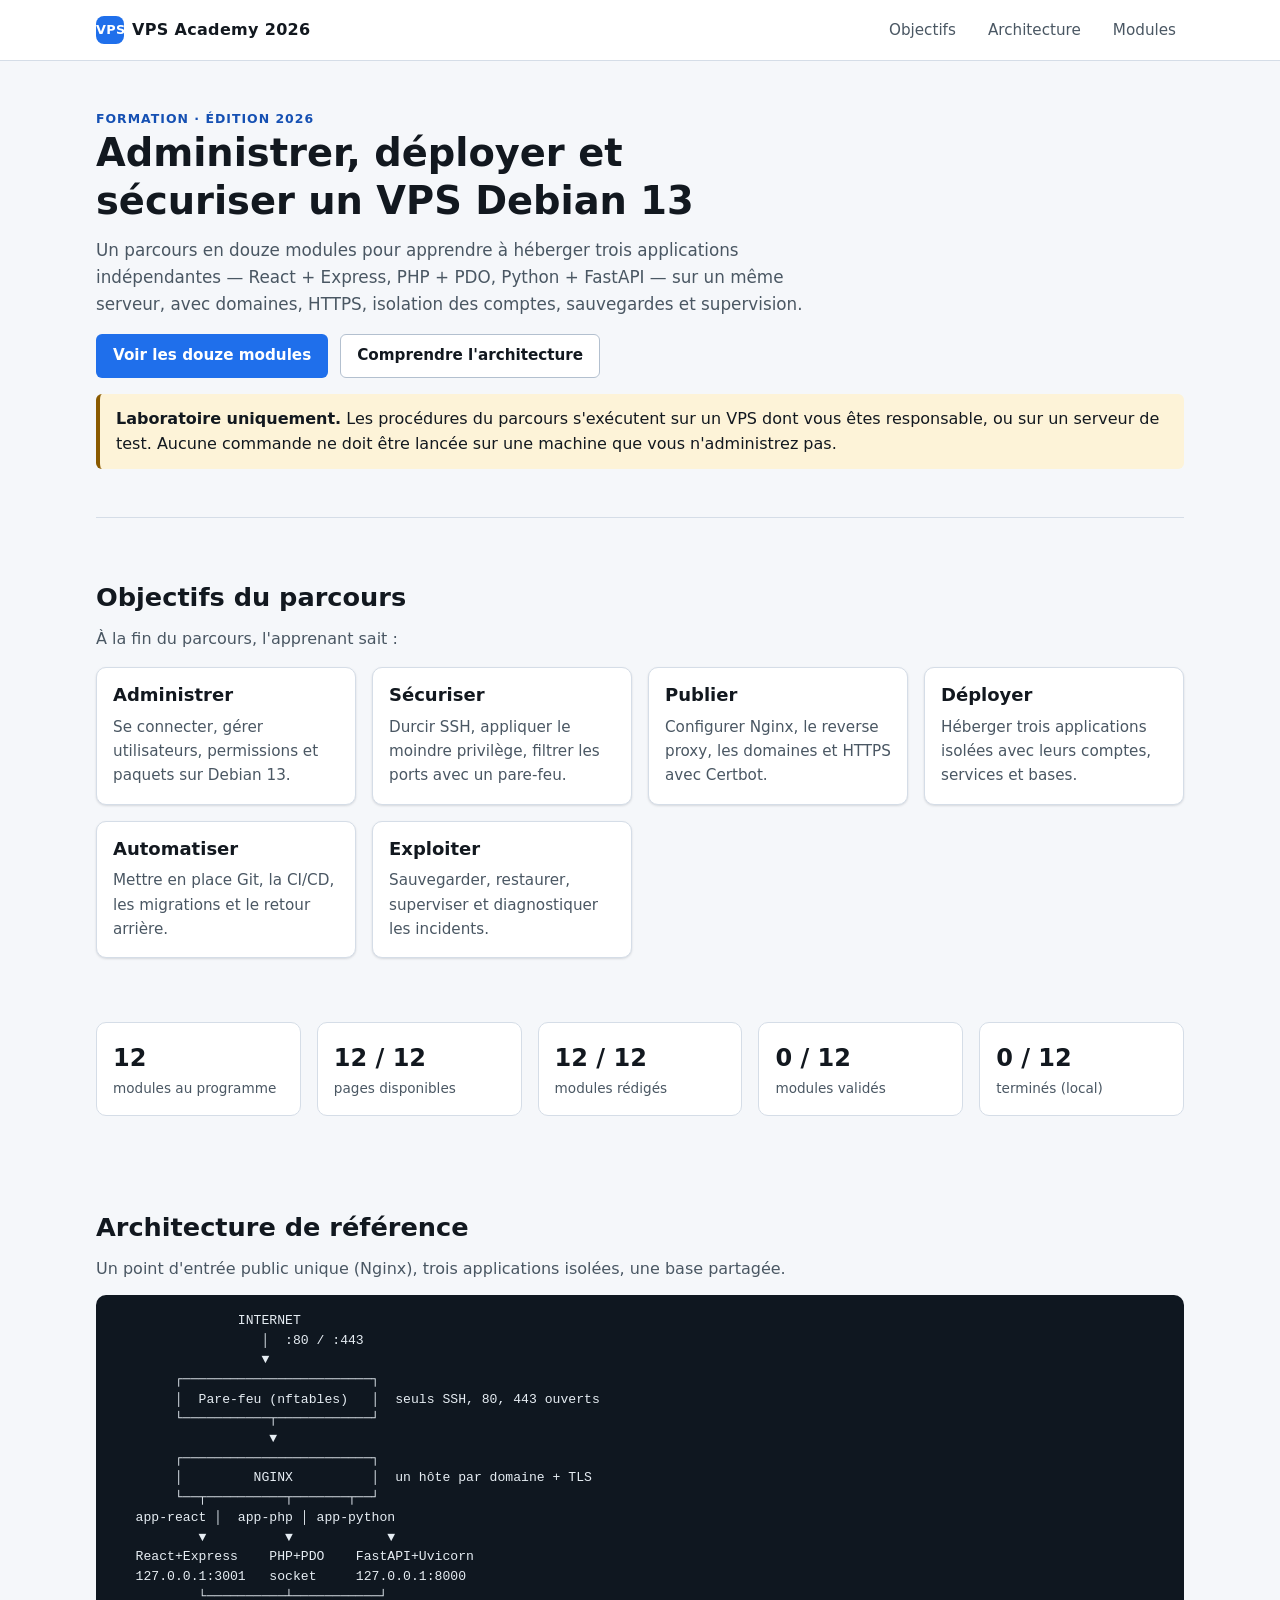
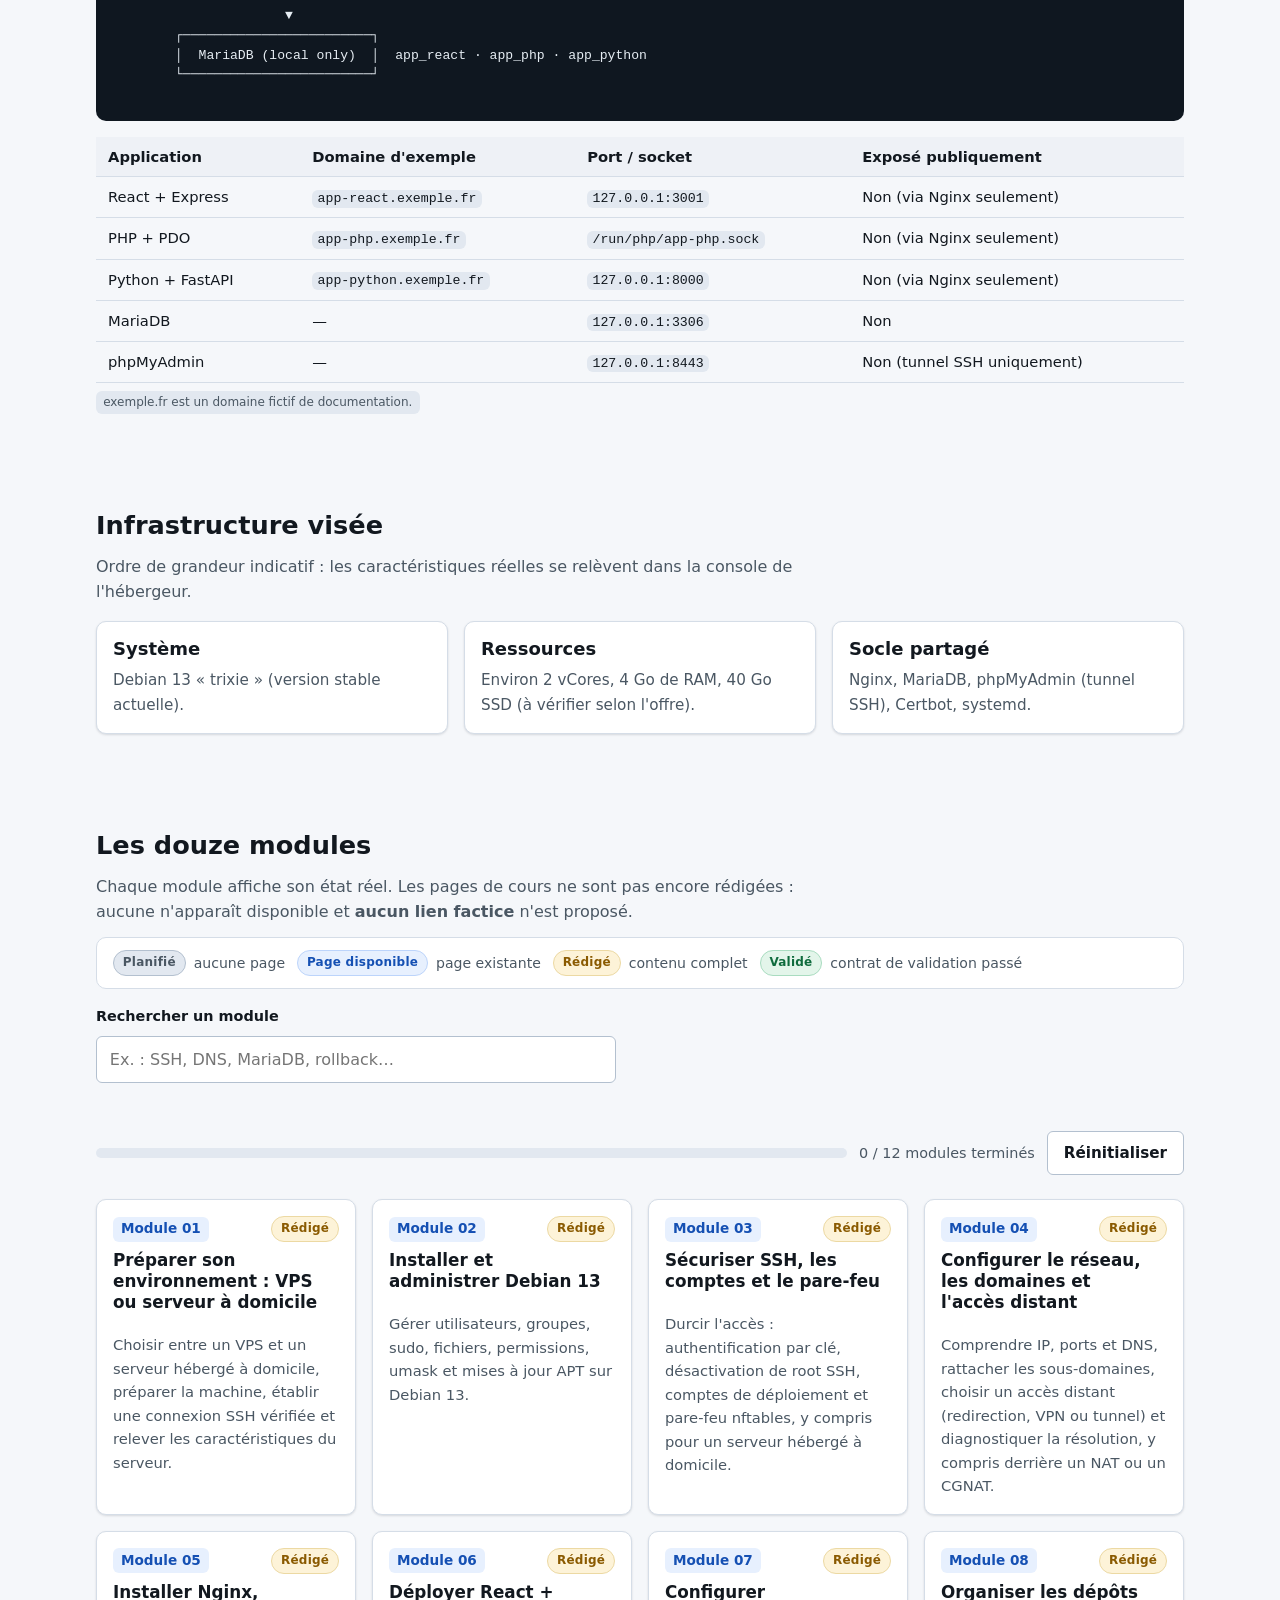
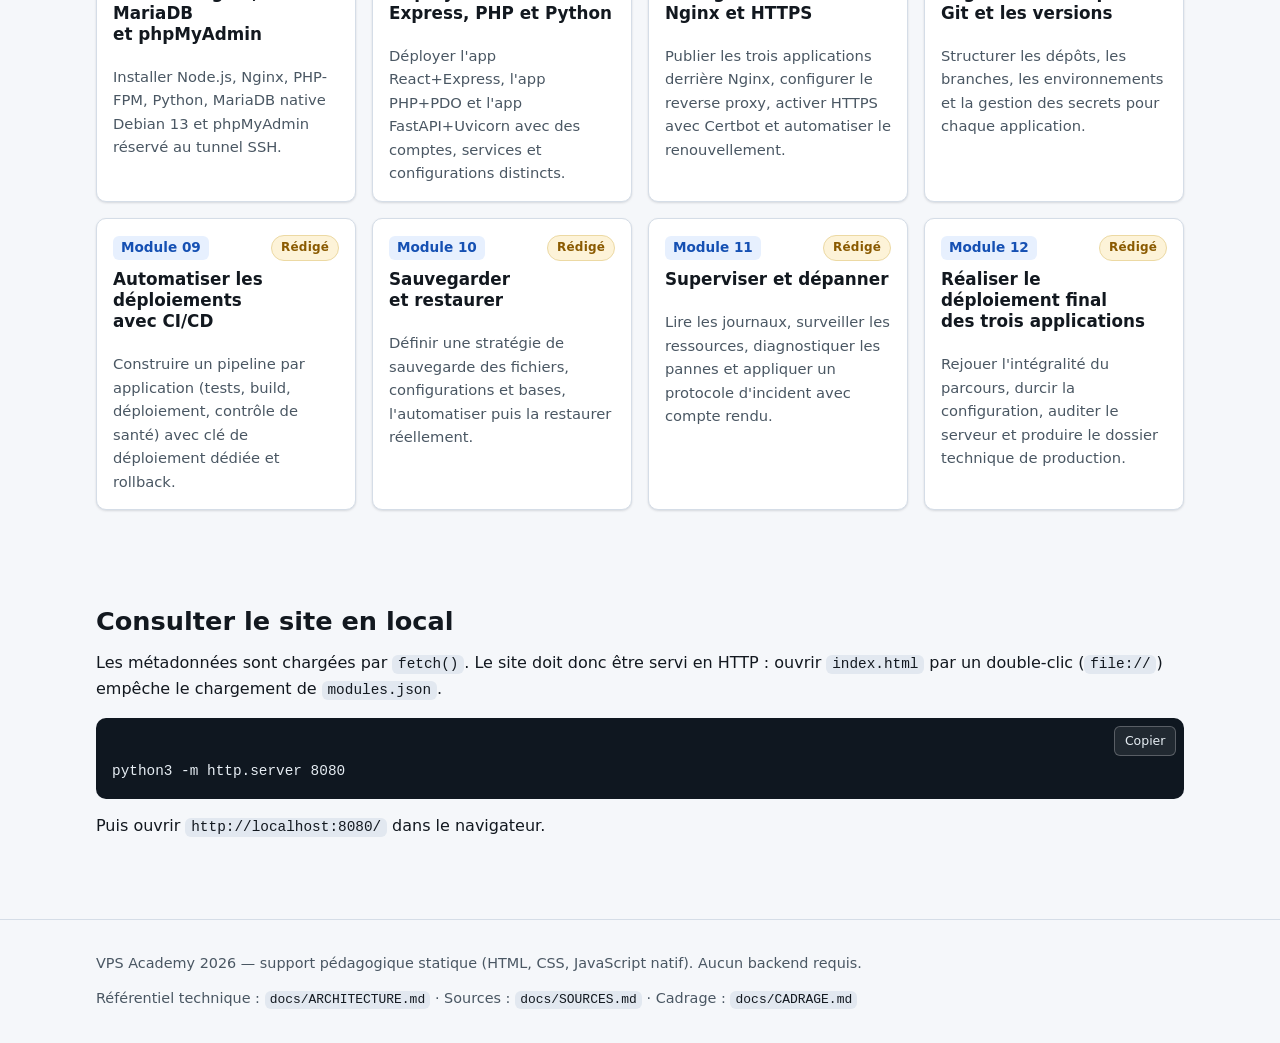
<file: index.html>
<!doctype html>
<html lang="fr" data-base=".">
<head>
  <meta charset="utf-8">
  <meta name="viewport" content="width=device-width, initial-scale=1">
  <meta name="description" content="VPS Academy 2026 — apprendre à administrer un VPS Debian 13, déployer trois applications (React + Express, PHP, FastAPI) et les sécuriser.">
  <meta name="color-scheme" content="light">
  <title>VPS Academy 2026 — Parcours en 12 modules</title>
  <link rel="icon" href="data:image/svg+xml,%3Csvg xmlns='http://www.w3.org/2000/svg' viewBox='0 0 32 32'%3E%3Crect width='32' height='32' rx='7' fill='%231f6feb'/%3E%3Ctext x='16' y='22' font-family='system-ui,sans-serif' font-size='13' font-weight='700' fill='white' text-anchor='middle'%3EV%3C/text%3E%3C/svg%3E">
  <link rel="stylesheet" href="assets/css/main.css">
  <link rel="stylesheet" href="assets/css/layout.css">
  <link rel="stylesheet" href="assets/css/components.css">
</head>
<body>
  <a class="skip-link" href="#contenu">Aller au contenu</a>

  <header class="site-header">
    <div class="wrap site-header__inner">
      <a class="brand" href="index.html">
        <span class="brand__mark" aria-hidden="true">VPS</span>
        VPS Academy&nbsp;2026
      </a>
      <nav class="header-nav" aria-label="Navigation principale">
        <a href="#objectifs" data-page="objectifs">Objectifs</a>
        <a href="#architecture" data-page="architecture">Architecture</a>
        <a href="#modules" data-page="modules">Modules</a>
      </nav>
    </div>
  </header>

  <main id="contenu" class="wrap">

    <!-- Bandeau ------------------------------------------------------------ -->
    <section class="hero" aria-labelledby="titre">
      <p class="eyebrow">Formation · édition 2026</p>
      <h1 id="titre">Administrer, déployer et sécuriser un VPS Debian&nbsp;13</h1>
      <p class="lead">
        Un parcours en douze modules pour apprendre à héberger trois applications
        indépendantes — React + Express, PHP + PDO, Python + FastAPI — sur un même
        serveur, avec domaines, HTTPS, isolation des comptes, sauvegardes et supervision.
      </p>
      <div class="toolbar">
        <a class="btn" href="#modules">Voir les douze modules</a>
        <a class="btn secondary" href="#architecture">Comprendre l'architecture</a>
      </div>
      <div class="callout callout--warn">
        <strong>Laboratoire uniquement.</strong> Les procédures du parcours s'exécutent sur
        un VPS dont vous êtes responsable, ou sur un serveur de test. Aucune commande ne doit
        être lancée sur une machine que vous n'administrez pas.
      </div>
    </section>

    <!-- Objectifs ---------------------------------------------------------- -->
    <section class="section" id="objectifs" aria-labelledby="objectifs-titre">
      <div class="section__head">
        <h2 id="objectifs-titre">Objectifs du parcours</h2>
        <p>À la fin du parcours, l'apprenant sait :</p>
      </div>
      <ul class="grid grid--3" style="margin-top:1rem">
        <li class="card"><h3>Administrer</h3><p>Se connecter, gérer utilisateurs, permissions et paquets sur Debian 13.</p></li>
        <li class="card"><h3>Sécuriser</h3><p>Durcir SSH, appliquer le moindre privilège, filtrer les ports avec un pare-feu.</p></li>
        <li class="card"><h3>Publier</h3><p>Configurer Nginx, le reverse proxy, les domaines et HTTPS avec Certbot.</p></li>
        <li class="card"><h3>Déployer</h3><p>Héberger trois applications isolées avec leurs comptes, services et bases.</p></li>
        <li class="card"><h3>Automatiser</h3><p>Mettre en place Git, la CI/CD, les migrations et le retour arrière.</p></li>
        <li class="card"><h3>Exploiter</h3><p>Sauvegarder, restaurer, superviser et diagnostiquer les incidents.</p></li>
      </ul>
    </section>

    <!-- Statistiques ------------------------------------------------------- -->
    <section class="section" aria-label="État du parcours">
      <div class="stats" id="stats">
        <div class="stat"><div class="stat__value">12</div><div class="stat__label">modules au programme</div></div>
        <div class="stat"><div class="stat__value">0 / 12</div><div class="stat__label">pages disponibles</div></div>
        <div class="stat"><div class="stat__value">0 / 12</div><div class="stat__label">modules rédigés</div></div>
        <div class="stat"><div class="stat__value">0 / 12</div><div class="stat__label">modules validés</div></div>
        <div class="stat"><div class="stat__value">0 / 12</div><div class="stat__label">terminés (local)</div></div>
      </div>
      <p class="state-message" id="stats-fallback" hidden>
        Les statistiques s'affichent après chargement des métadonnées des modules.
      </p>
    </section>

    <!-- Architecture ------------------------------------------------------- -->
    <section class="section" id="architecture" aria-labelledby="archi-titre">
      <div class="section__head">
        <h2 id="archi-titre">Architecture de référence</h2>
        <p>Un point d'entrée public unique (Nginx), trois applications isolées, une base partagée.</p>
      </div>

      <pre class="diagram" aria-label="Schéma de l'architecture">
                INTERNET
                   │  :80 / :443
                   ▼
        ┌────────────────────────┐
        │  Pare-feu (nftables)   │  seuls SSH, 80, 443 ouverts
        └───────────┬────────────┘
                    ▼
        ┌────────────────────────┐
        │         NGINX          │  un hôte par domaine + TLS
        └──┬──────────┬───────┬──┘
   app-react │  app-php │ app-python
           ▼          ▼            ▼
   React+Express    PHP+PDO    FastAPI+Uvicorn
   127.0.0.1:3001   socket     127.0.0.1:8000
           └──────────┴───────────┘
                      ▼
        ┌────────────────────────┐
        │  MariaDB (local only)  │  app_react · app_php · app_python
        └────────────────────────┘
      </pre>

      <div class="table-wrap">
        <table>
          <caption class="visually-hidden">Domaines, ports et exposition des applications</caption>
          <thead>
            <tr><th scope="col">Application</th><th scope="col">Domaine d'exemple</th><th scope="col">Port / socket</th><th scope="col">Exposé publiquement</th></tr>
          </thead>
          <tbody>
            <tr><td>React + Express</td><td><code>app-react.exemple.fr</code></td><td><code>127.0.0.1:3001</code></td><td>Non (via Nginx seulement)</td></tr>
            <tr><td>PHP + PDO</td><td><code>app-php.exemple.fr</code></td><td><code>/run/php/app-php.sock</code></td><td>Non (via Nginx seulement)</td></tr>
            <tr><td>Python + FastAPI</td><td><code>app-python.exemple.fr</code></td><td><code>127.0.0.1:8000</code></td><td>Non (via Nginx seulement)</td></tr>
            <tr><td>MariaDB</td><td>—</td><td><code>127.0.0.1:3306</code></td><td>Non</td></tr>
            <tr><td>phpMyAdmin</td><td>—</td><td><code>127.0.0.1:8443</code></td><td>Non (tunnel SSH uniquement)</td></tr>
          </tbody>
        </table>
      </div>
      <p class="tag" style="margin-top:.5rem">exemple.fr est un domaine fictif de documentation.</p>
    </section>

    <!-- VPS ---------------------------------------------------------------- -->
    <section class="section" aria-labelledby="vps-titre">
      <div class="section__head">
        <h2 id="vps-titre">Infrastructure visée</h2>
        <p>Ordre de grandeur indicatif : les caractéristiques réelles se relèvent dans la console de l'hébergeur.</p>
      </div>
      <ul class="grid grid--3" style="margin-top:1rem">
        <li class="card"><h3>Système</h3><p>Debian 13 « trixie » (version stable actuelle).</p></li>
        <li class="card"><h3>Ressources</h3><p>Environ 2 vCores, 4 Go de RAM, 40 Go SSD (à vérifier selon l'offre).</p></li>
        <li class="card"><h3>Socle partagé</h3><p>Nginx, MariaDB, phpMyAdmin (tunnel SSH), Certbot, systemd.</p></li>
      </ul>
    </section>

    <!-- Modules ------------------------------------------------------------ -->
    <section class="section" id="modules" aria-labelledby="modules-titre">
      <div class="section__head">
        <h2 id="modules-titre">Les douze modules</h2>
        <p>
          Chaque module affiche son état réel. Les pages de cours ne sont pas encore rédigées :
          aucune n'apparaît disponible et <strong>aucun lien factice</strong> n'est proposé.
        </p>
      </div>

      <div class="status-legend" aria-label="Légende des états de module">
        <span class="status-legend__item"><span class="badge badge--planned">Planifié</span> aucune page</span>
        <span class="status-legend__item"><span class="badge badge--published">Page disponible</span> page existante</span>
        <span class="status-legend__item"><span class="badge badge--drafted">Rédigé</span> contenu complet</span>
        <span class="status-legend__item"><span class="badge badge--validated">Validé</span> contrat de validation passé</span>
      </div>

      <div class="search-box" style="margin-top:1rem">
        <label for="module-search">Rechercher un module</label>
        <input class="search" id="module-search" type="search" placeholder="Ex. : SSH, DNS, MariaDB, rollback…" autocomplete="off" aria-describedby="search-status">
        <span class="search-status" id="search-status" role="status" aria-live="polite"></span>
      </div>

      <div class="progress" style="margin-top:1.5rem">
        <div class="progress__track">
          <div class="progress__bar" id="progress-bar-fill" role="progressbar" aria-label="Progression locale" aria-valuemin="0" aria-valuemax="100" aria-valuenow="0"></div>
        </div>
        <span class="progress__label" id="progress-label">0 / 12 modules terminés</span>
        <button class="btn secondary" type="button" id="progress-reset">Réinitialiser</button>
      </div>

      <div class="grid" id="module-grid" aria-live="polite">
        <p class="state-message">
          Chargement du plan des modules… Si ce message persiste, le site est probablement
          ouvert via <code>file://</code> : servez-le en HTTP (voir « Consulter le site en local »).
        </p>
      </div>
      <noscript>
        <p class="state-message">JavaScript est désactivé : le plan des modules ne peut pas être chargé.</p>
      </noscript>
    </section>

    <!-- Note d'exécution locale -------------------------------------------- -->
    <section class="section" aria-labelledby="run-titre">
      <h2 id="run-titre">Consulter le site en local</h2>
      <p>
        Les métadonnées sont chargées par <code>fetch()</code>. Le site doit donc être servi en
        HTTP : ouvrir <code>index.html</code> par un double-clic (<code>file://</code>) empêche le
        chargement de <code>modules.json</code>.
      </p>
      <div class="code-block">
        <button class="code-block__copy" type="button" data-copy="cmd-serve">Copier</button>
        <pre id="cmd-serve">python3 -m http.server 8080</pre>
      </div>
      <p>Puis ouvrir <code>http://localhost:8080/</code> dans le navigateur.</p>
    </section>
  </main>

  <footer class="site-footer">
    <div class="wrap">
      <p>VPS Academy 2026 — support pédagogique statique (HTML, CSS, JavaScript natif). Aucun backend requis.</p>
      <p>Référentiel technique : <code>docs/ARCHITECTURE.md</code> · Sources : <code>docs/SOURCES.md</code> · Cadrage : <code>docs/CADRAGE.md</code></p>
    </div>
  </footer>

  <script type="module" src="assets/js/app.js"></script>
</body>
</html>
</file>
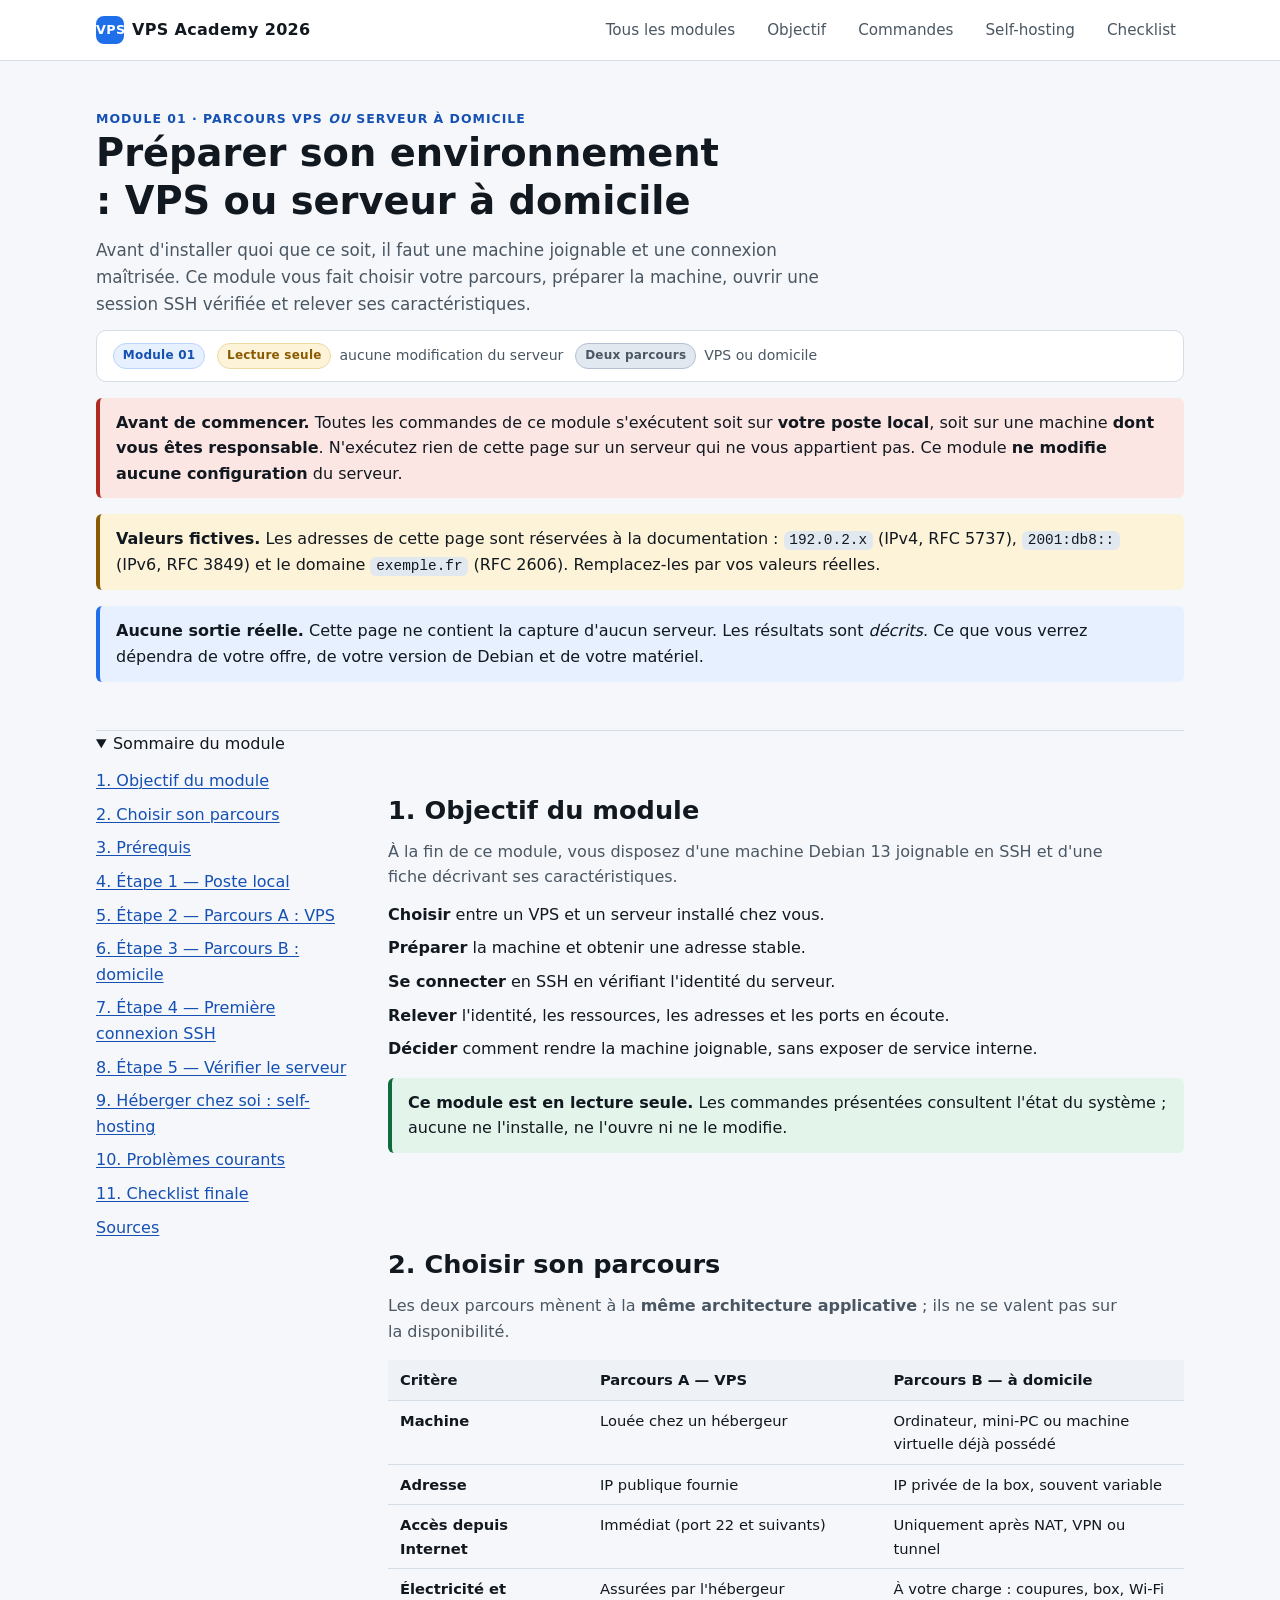
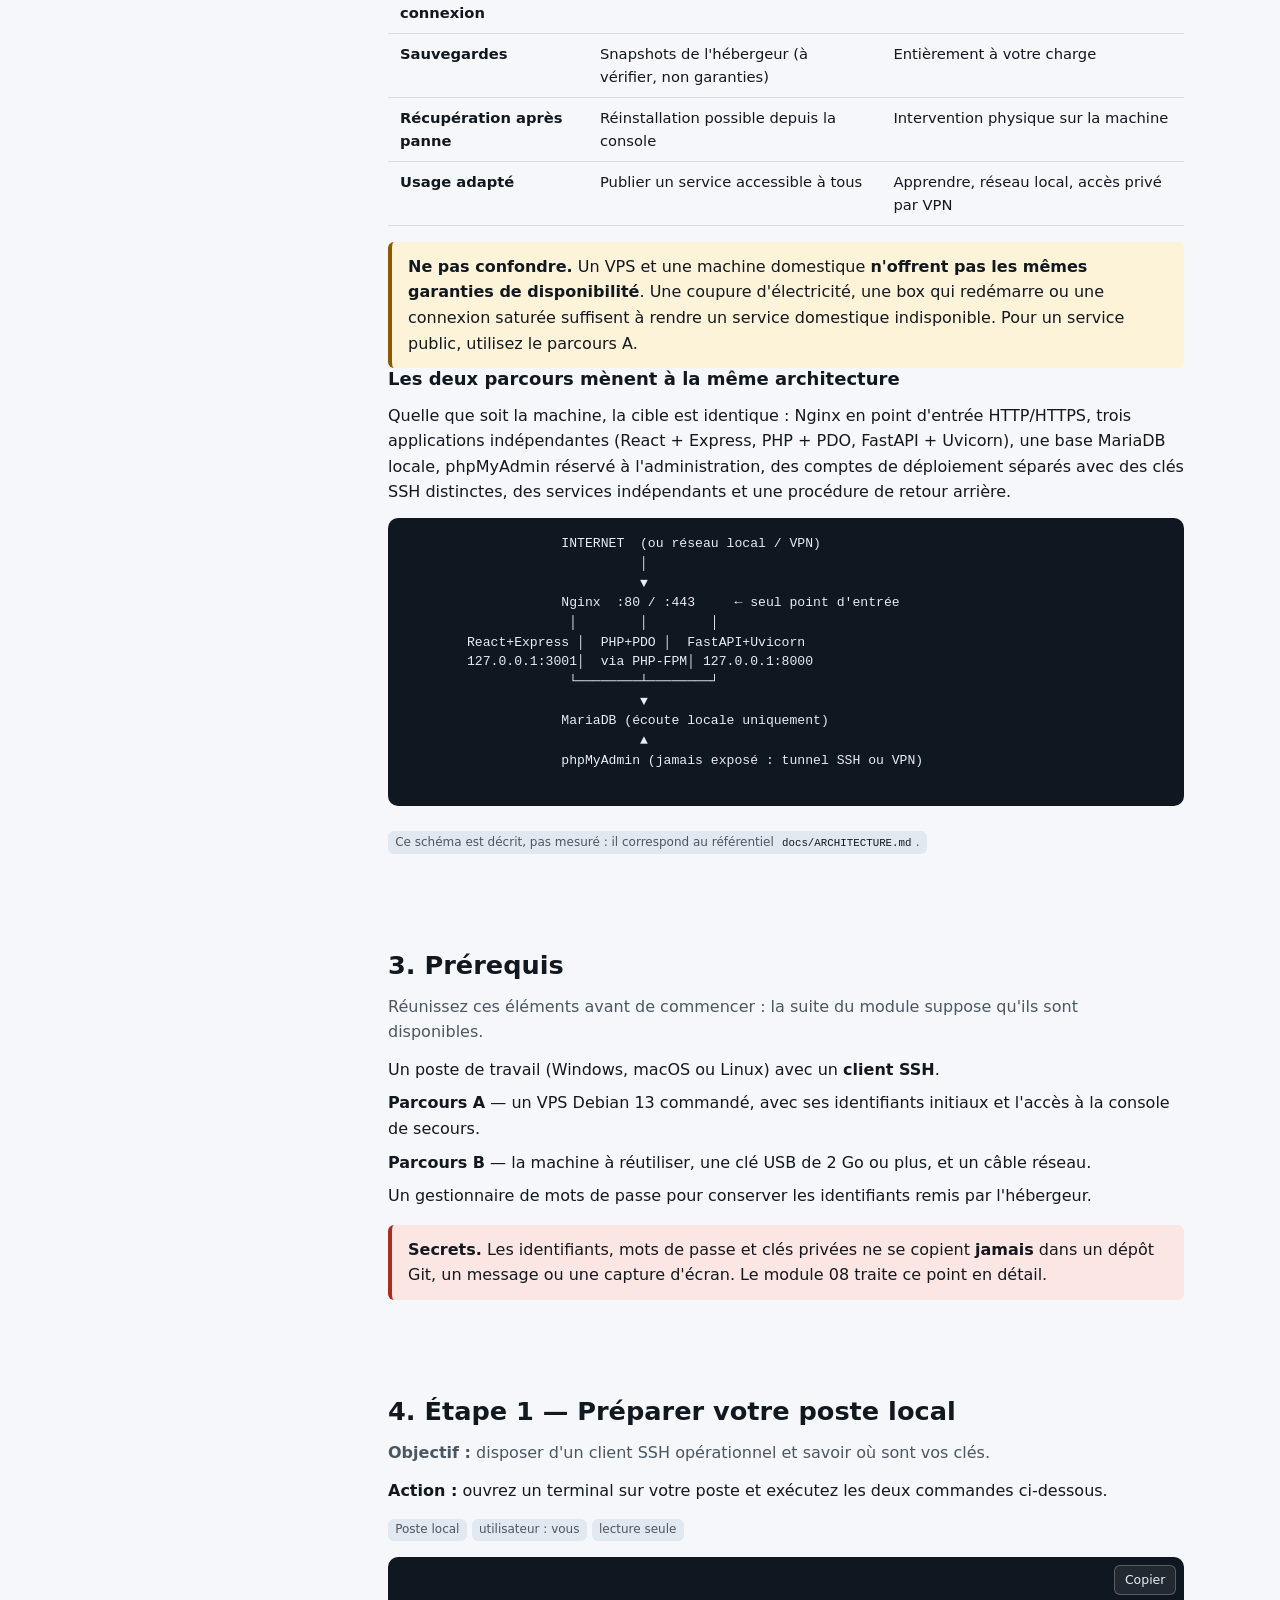
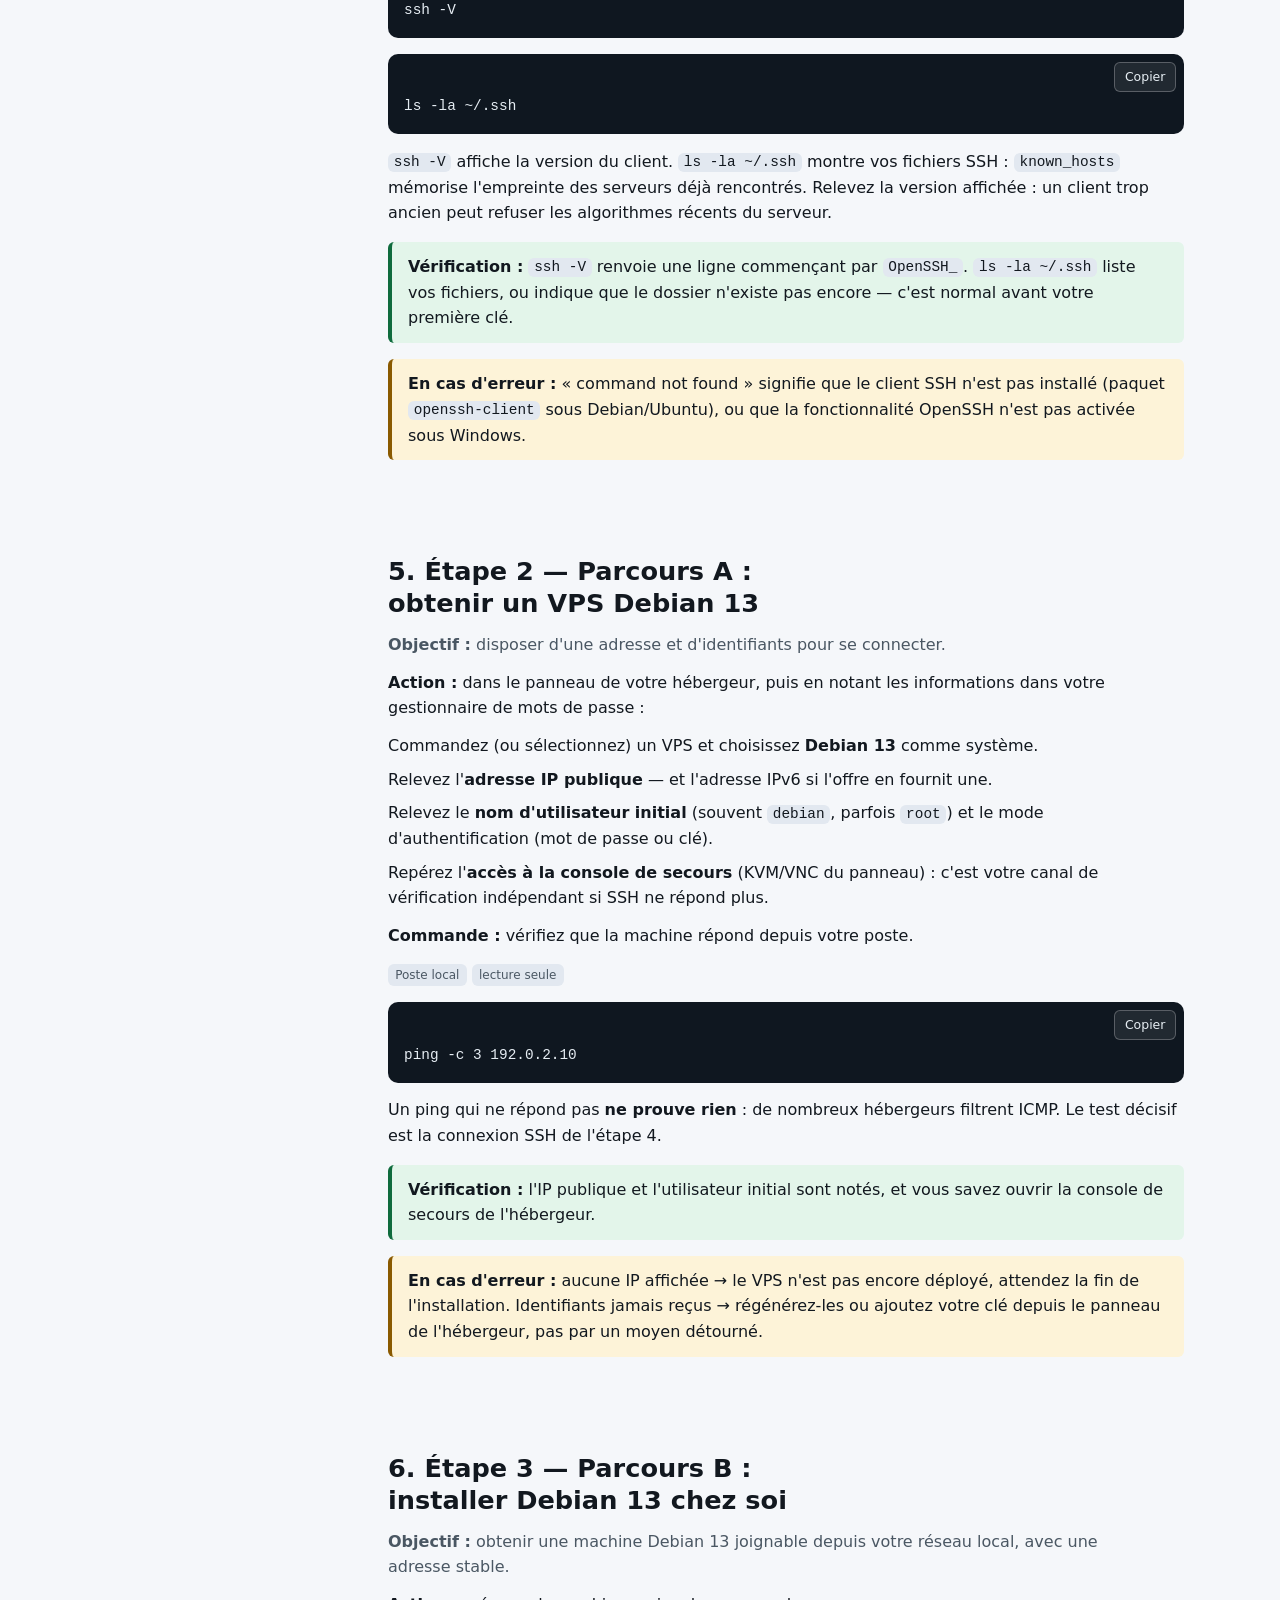
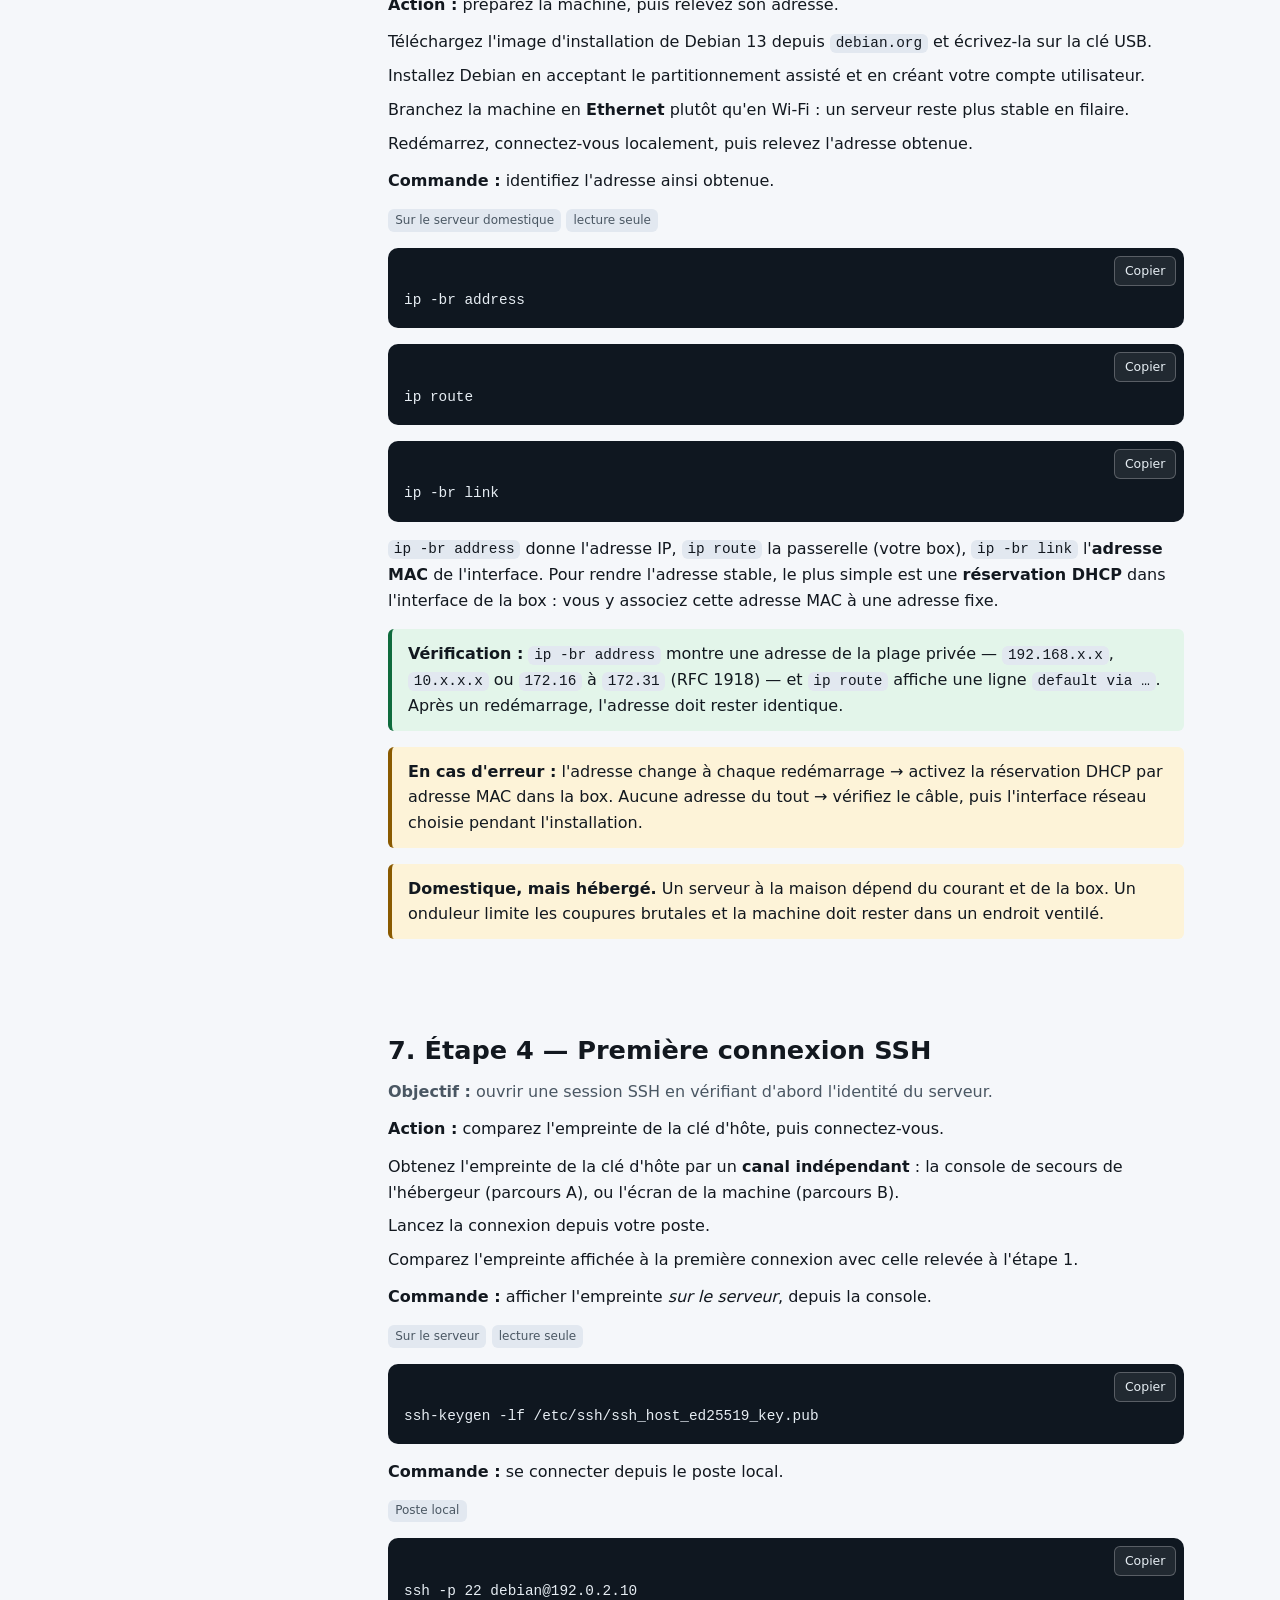
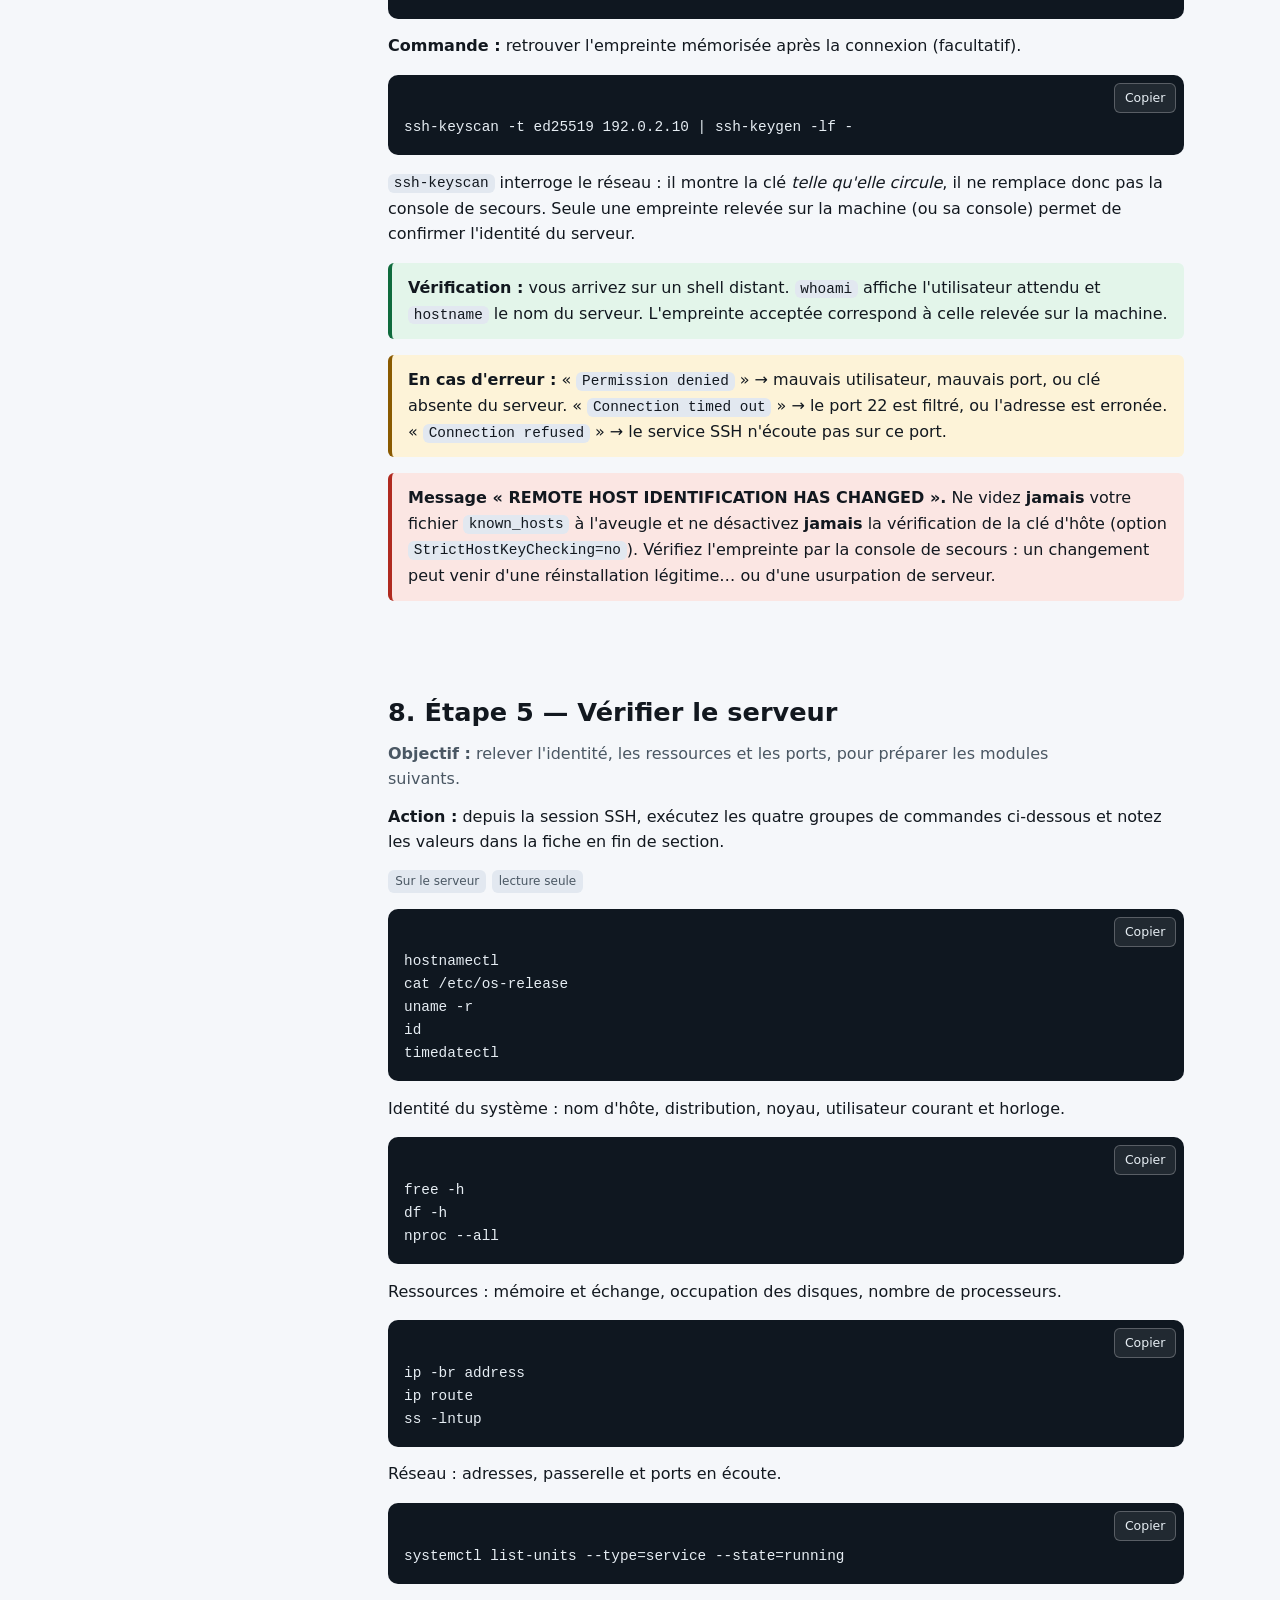
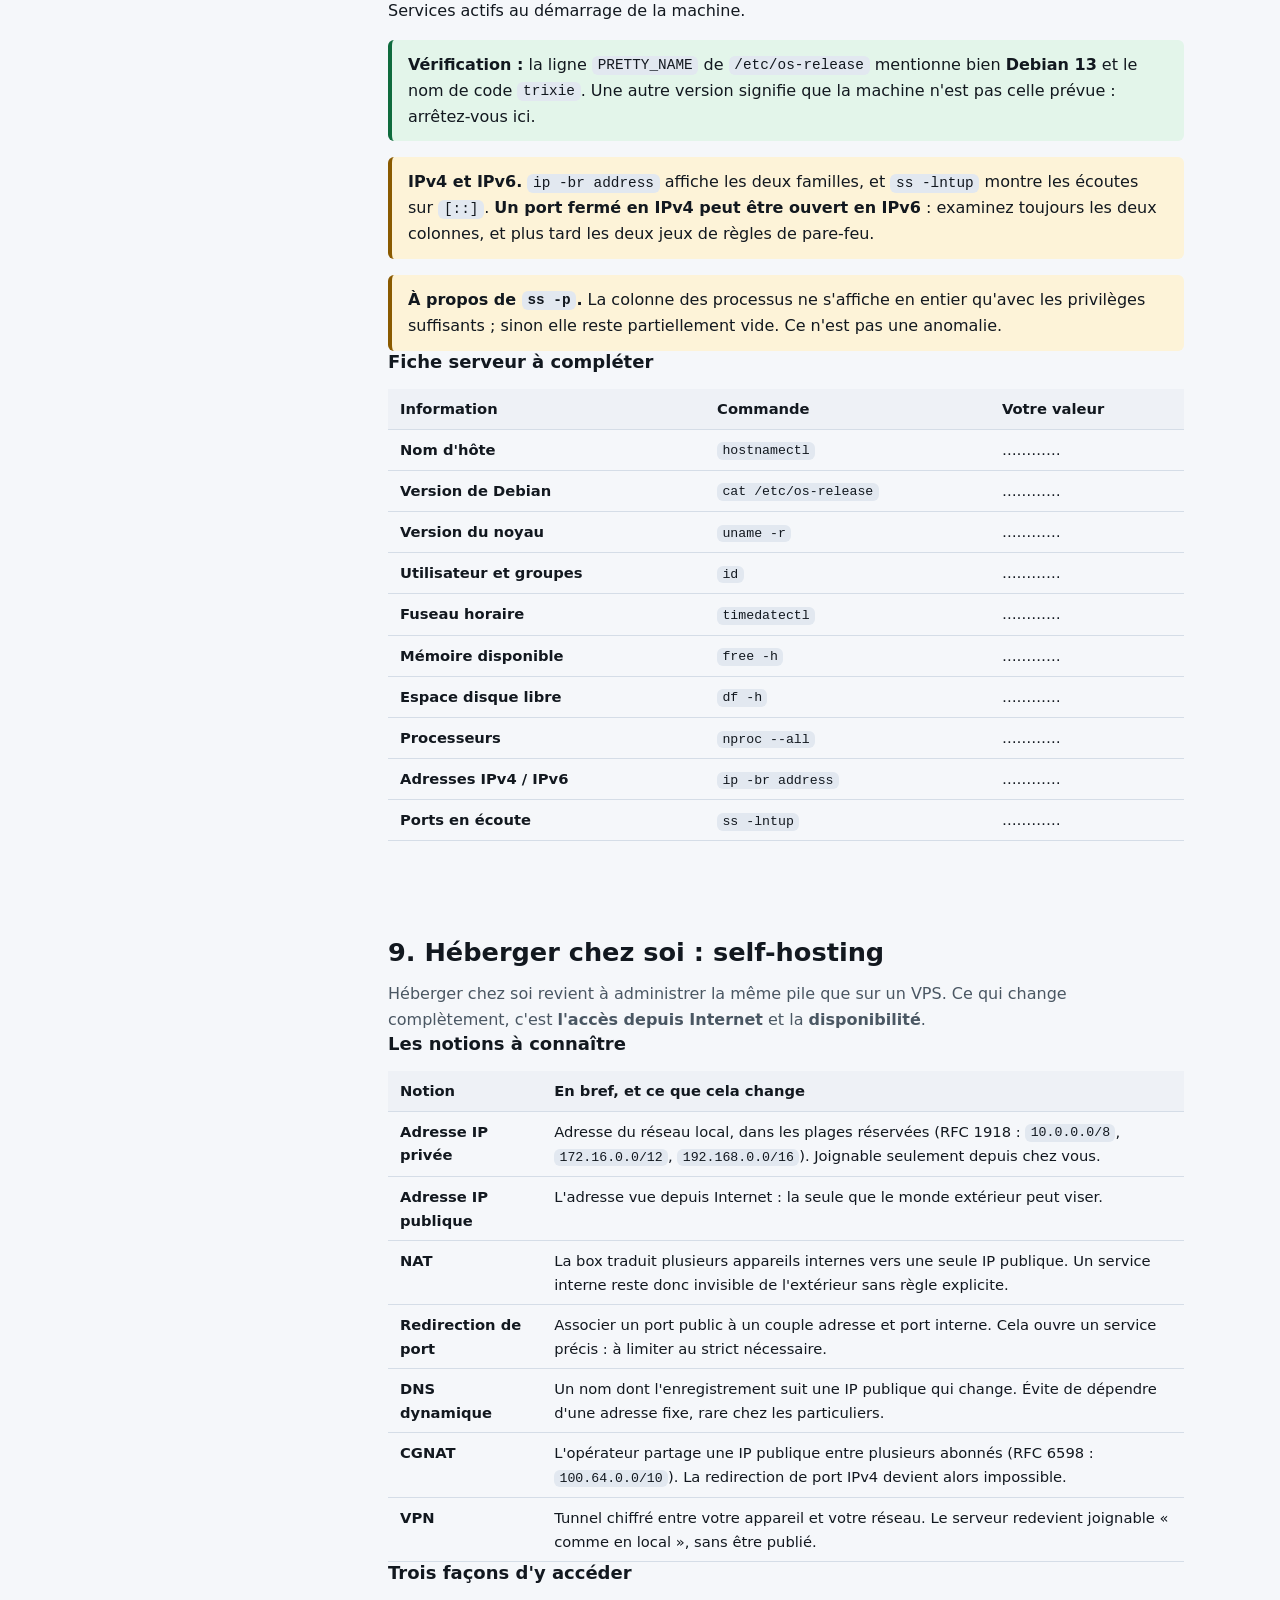
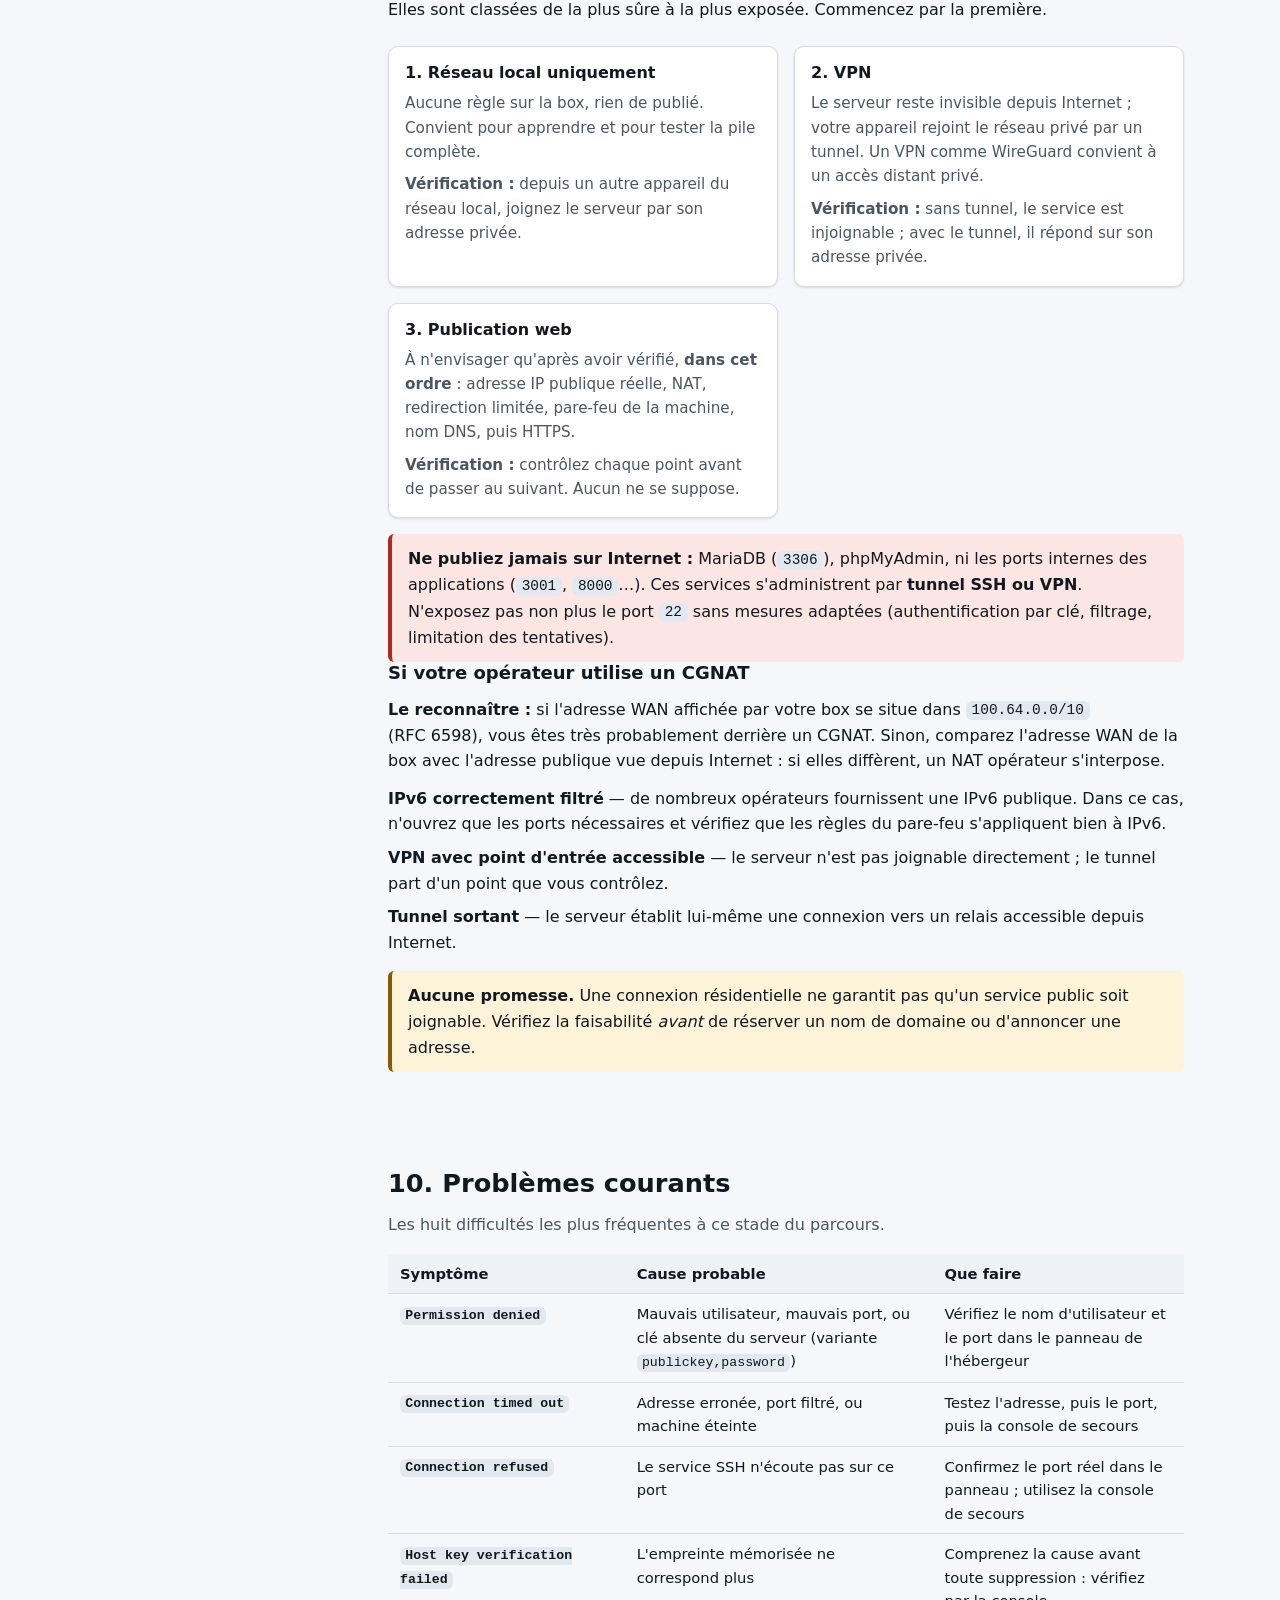
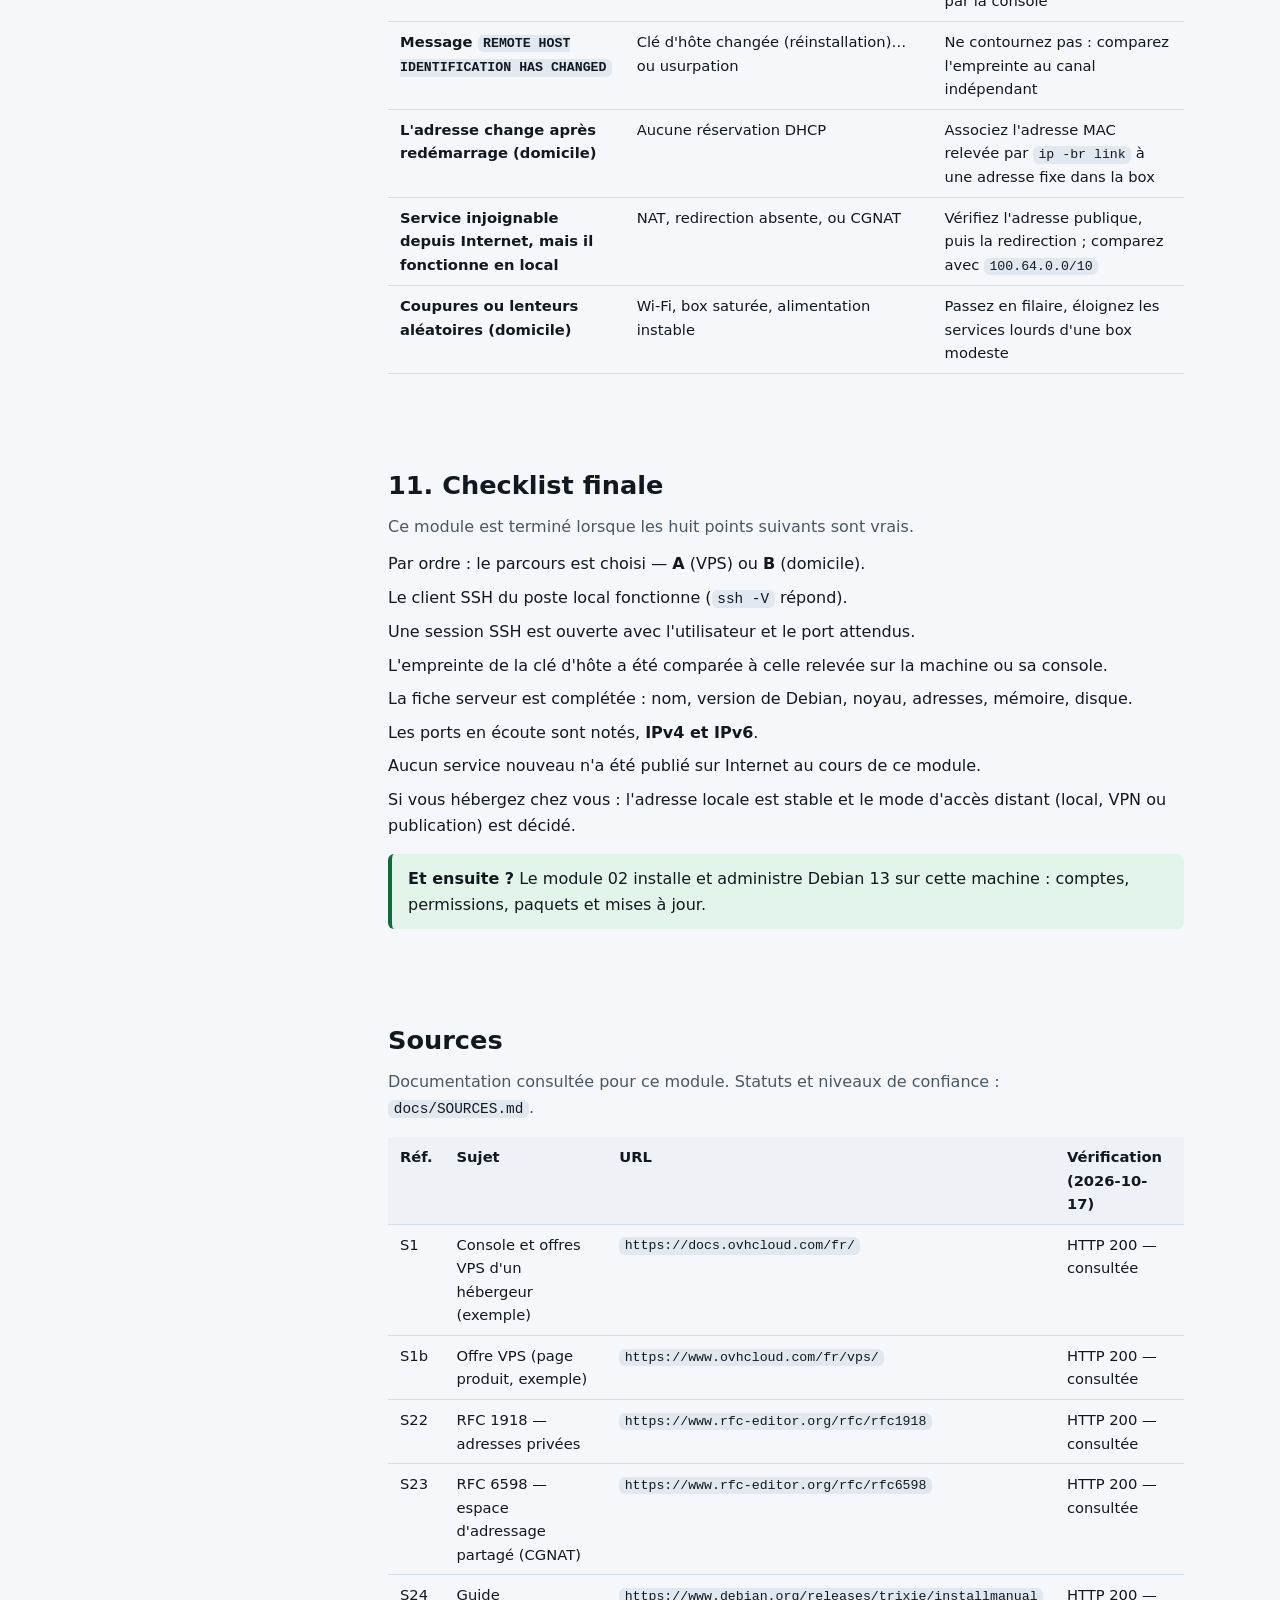
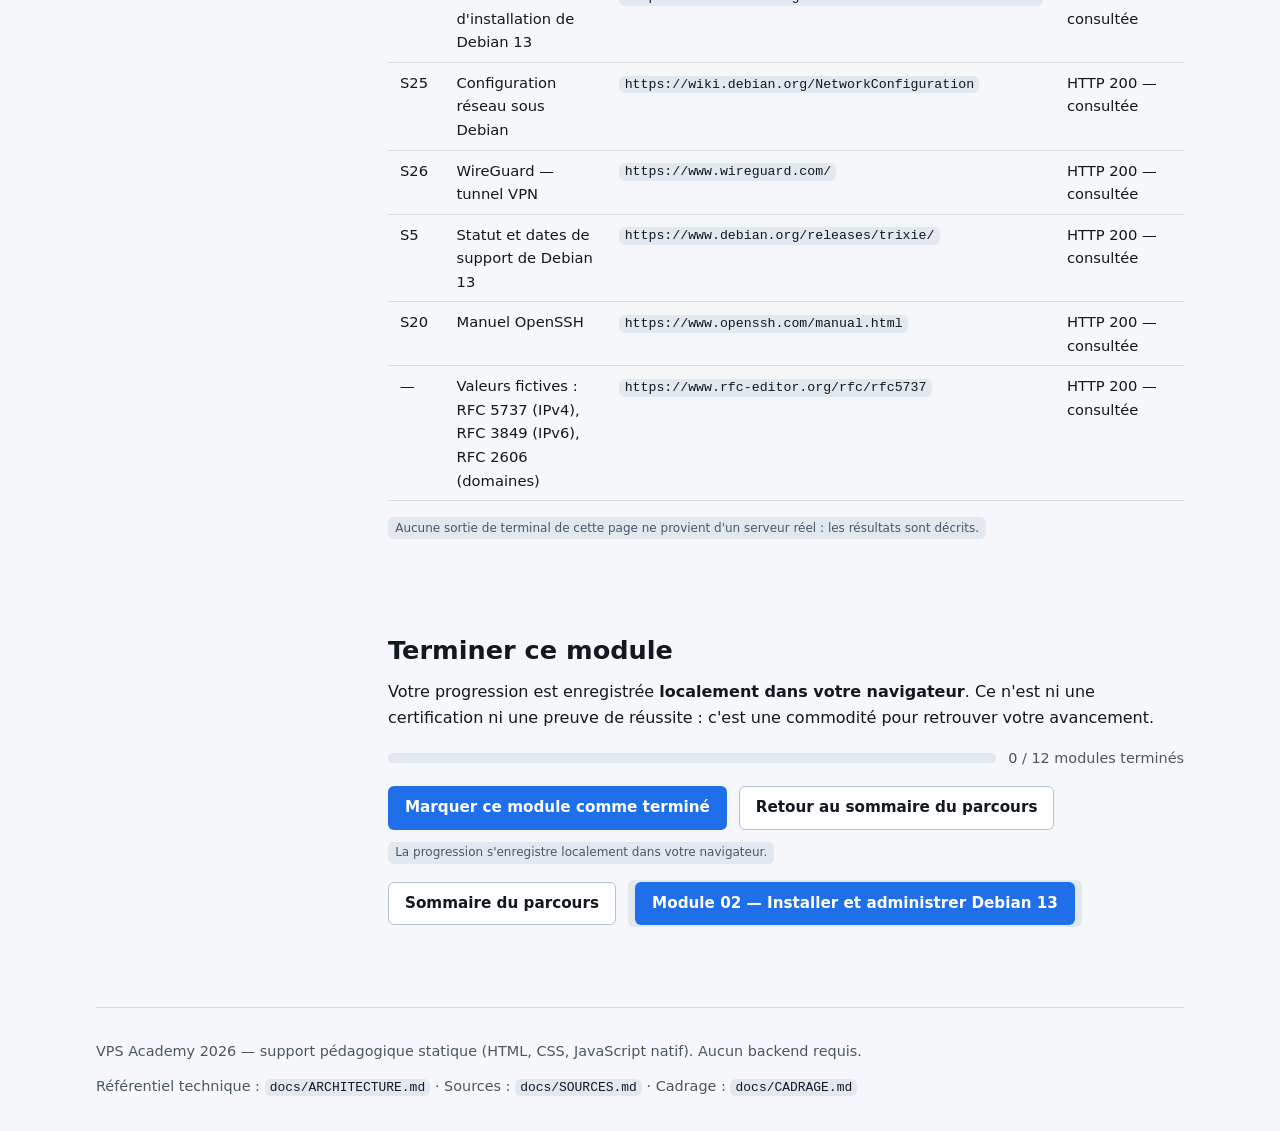
<file: cours/module-01-preparation.html>
<!doctype html>
<html lang="fr" data-base="..">
<head>
  <meta charset="utf-8">
  <meta name="viewport" content="width=device-width, initial-scale=1">
  <meta name="description" content="Module 01 — Préparer son environnement : choisir entre un VPS et un serveur à domicile, installer ou préparer la machine, établir une connexion SSH vérifiée et relever les caractéristiques du serveur.">
  <meta name="color-scheme" content="light">
  <title>Module 01 — Préparer son environnement : VPS ou serveur à domicile · VPS Academy 2026</title>
  <link rel="icon" href="data:image/svg+xml,%3Csvg xmlns='http://www.w3.org/2000/svg' viewBox='0 0 32 32'%3E%3Crect width='32' height='32' rx='7' fill='%231f6feb'/%3E%3Ctext x='16' y='22' font-family='system-ui,sans-serif' font-size='13' font-weight='700' fill='white' text-anchor='middle'%3EV%3C/text%3E%3C/svg%3E">
  <link rel="stylesheet" href="../assets/css/main.css">
  <link rel="stylesheet" href="../assets/css/layout.css">
  <link rel="stylesheet" href="../assets/css/components.css">
</head>
<body>
  <a class="skip-link" href="#contenu">Aller au contenu</a>

  <header class="site-header">
    <div class="wrap site-header__inner">
      <a class="brand" href="../index.html">
        <span class="brand__mark" aria-hidden="true">VPS</span>
        VPS Academy&nbsp;2026
      </a>
      <nav class="header-nav" aria-label="Navigation du module">
        <a href="../index.html#modules">Tous les modules</a>
        <a href="#objectif">Objectif</a>
        <a href="#etape-local">Commandes</a>
        <a href="#self-hosting">Self-hosting</a>
        <a href="#checklist">Checklist</a>
      </nav>
    </div>
  </header>

  <main id="contenu" class="wrap">

    <!-- ================================================================== -->
    <!-- Bandeau                                                            -->
    <!-- ================================================================== -->
    <section class="hero" aria-labelledby="titre">
      <p class="eyebrow">Module 01 · Parcours VPS <em>ou</em> serveur à domicile</p>
      <h1 id="titre">Préparer son environnement : VPS ou serveur à domicile</h1>
      <p class="lead">
        Avant d'installer quoi que ce soit, il faut une machine joignable et une connexion
        maîtrisée. Ce module vous fait choisir votre parcours, préparer la machine, ouvrir une
        session SSH vérifiée et relever ses caractéristiques.
      </p>
      <div class="status-legend">
        <span class="status-legend__item"><span class="badge badge--published">Module 01</span></span>
        <span class="status-legend__item"><span class="badge badge--drafted">Lecture seule</span> aucune modification du serveur</span>
        <span class="status-legend__item"><span class="badge badge--planned">Deux parcours</span> VPS ou domicile</span>
      </div>
      <div class="callout callout--danger">
        <strong>Avant de commencer.</strong> Toutes les commandes de ce module s'exécutent soit sur
        <strong>votre poste local</strong>, soit sur une machine <strong>dont vous êtes
        responsable</strong>. N'exécutez rien de cette page sur un serveur qui ne vous appartient
        pas. Ce module <strong>ne modifie aucune configuration</strong> du serveur.
      </div>
      <div class="callout callout--warn">
        <strong>Valeurs fictives.</strong> Les adresses de cette page sont réservées à la
        documentation : <code>192.0.2.x</code> (IPv4, RFC 5737), <code>2001:db8::</code> (IPv6,
        RFC 3849) et le domaine <code>exemple.fr</code> (RFC 2606). Remplacez-les par vos valeurs
        réelles.
      </div>
      <div class="callout">
        <strong>Aucune sortie réelle.</strong> Cette page ne contient la capture d'aucun serveur.
        Les résultats sont <em>décrits</em>. Ce que vous verrez dépendra de votre offre, de votre
        version de Debian et de votre matériel.
      </div>
    </section>

    <!--
      NOTE TECHNIQUE (défaut désormais corrigé dans le socle CSS)
      `.layout { grid-template-columns: 1fr }` laissait à ses enfants leur taille
      minimale automatique (`min-content`) : un contenu large et insécable élargissait
      la piste au-delà de la place disponible et faisait déborder toute la page.
      Correctif porté par le socle : `.layout > * { min-width: 0 }`
      (assets/css/layout.css), qui rend la piste rétrécissable, et
      `.checklist li { flex-wrap: wrap }` (assets/css/components.css).
      `.checklist li` est un conteneur flex : le contenu de chaque puce reste un
      enfant unique (`<span>`), qui se replie donc à l'intérieur de lui-même.
      Plus aucun contournement local (style="min-width:0") n'est requis ici.
    -->
    <div class="layout layout--aside">

      <!-- ================================================================ -->
      <!-- Sommaire (aside)                                                 -->
      <!-- ================================================================ -->
      <aside class="layout__aside">
        <details id="toc" open>
          <summary>Sommaire du module</summary>
          <nav aria-label="Sommaire du module 01">
            <ul class="checklist">
              <li><span><a href="#objectif">1. Objectif du module</a></span></li>
              <li><span><a href="#parcours">2. Choisir son parcours</a></span></li>
              <li><span><a href="#prerequis">3. Prérequis</a></span></li>
              <li><span><a href="#etape-local">4. Étape 1 — Poste local</a></span></li>
              <li><span><a href="#etape-vps">5. Étape 2 — Parcours A : VPS</a></span></li>
              <li><span><a href="#etape-domicile">6. Étape 3 — Parcours B : domicile</a></span></li>
              <li><span><a href="#etape-ssh">7. Étape 4 — Première connexion SSH</a></span></li>
              <li><span><a href="#etape-verifier">8. Étape 5 — Vérifier le serveur</a></span></li>
              <li><span><a href="#self-hosting">9. Héberger chez soi : self-hosting</a></span></li>
              <li><span><a href="#problemes">10. Problèmes courants</a></span></li>
              <li><span><a href="#checklist">11. Checklist finale</a></span></li>
              <li><span><a href="#sources">Sources</a></span></li>
            </ul>
          </nav>
        </details>
      </aside>

      <!-- ================================================================ -->
      <!-- Contenu                                                          -->
      <!-- ================================================================ -->
      <div class="layout__main">

        <!-- ============================================================== -->
        <!-- 1. Objectif                                                    -->
        <!-- ============================================================== -->
        <section class="section" id="objectif" aria-labelledby="objectif-titre">
          <div class="section__head">
            <h2 id="objectif-titre">1. Objectif du module</h2>
            <p>
              À la fin de ce module, vous disposez d'une machine Debian&nbsp;13 joignable en SSH et
              d'une fiche décrivant ses caractéristiques.
            </p>
          </div>

          <ul class="checklist">
            <li><span><strong>Choisir</strong> entre un VPS et un serveur installé chez vous.</span></li>
            <li><span><strong>Préparer</strong> la machine et obtenir une adresse stable.</span></li>
            <li><span><strong>Se connecter</strong> en SSH en vérifiant l'identité du serveur.</span></li>
            <li><span><strong>Relever</strong> l'identité, les ressources, les adresses et les ports en écoute.</span></li>
            <li><span><strong>Décider</strong> comment rendre la machine joignable, sans exposer de service interne.</span></li>
          </ul>

          <div class="callout callout--ok">
            <strong>Ce module est en lecture seule.</strong> Les commandes présentées consultent
            l'état du système ; aucune ne l'installe, ne l'ouvre ni ne le modifie.
          </div>
        </section>

        <!-- ============================================================== -->
        <!-- 2. Choisir son parcours                                        -->
        <!-- ============================================================== -->
        <section class="section" id="parcours" aria-labelledby="parcours-titre">
          <div class="section__head">
            <h2 id="parcours-titre">2. Choisir son parcours</h2>
            <p>Les deux parcours mènent à la <strong>même architecture applicative</strong> ; ils ne se valent pas sur la disponibilité.</p>
          </div>

          <div class="table-wrap">
            <table>
              <caption class="visually-hidden">Comparaison des deux parcours</caption>
              <thead>
                <tr>
                  <th scope="col">Critère</th>
                  <th scope="col">Parcours A — VPS</th>
                  <th scope="col">Parcours B — à domicile</th>
                </tr>
              </thead>
              <tbody>
                <tr><th scope="row">Machine</th><td>Louée chez un hébergeur</td><td>Ordinateur, mini-PC ou machine virtuelle déjà possédé</td></tr>
                <tr><th scope="row">Adresse</th><td>IP publique fournie</td><td>IP privée de la box, souvent variable</td></tr>
                <tr><th scope="row">Accès depuis Internet</th><td>Immédiat (port 22 et suivants)</td><td>Uniquement après NAT, VPN ou tunnel</td></tr>
                <tr><th scope="row">Électricité et connexion</th><td>Assurées par l'hébergeur</td><td>À votre charge : coupures, box, Wi-Fi</td></tr>
                <tr><th scope="row">Sauvegardes</th><td>Snapshots de l'hébergeur (à vérifier, non garanties)</td><td>Entièrement à votre charge</td></tr>
                <tr><th scope="row">Récupération après panne</th><td>Réinstallation possible depuis la console</td><td>Intervention physique sur la machine</td></tr>
                <tr><th scope="row">Usage adapté</th><td>Publier un service accessible à tous</td><td>Apprendre, réseau local, accès privé par VPN</td></tr>
              </tbody>
            </table>
          </div>

          <div class="callout callout--warn">
            <strong>Ne pas confondre.</strong> Un VPS et une machine domestique
            <strong>n'offrent pas les mêmes garanties de disponibilité</strong>. Une coupure
            d'électricité, une box qui redémarre ou une connexion saturée suffisent à rendre un
            service domestique indisponible. Pour un service public, utilisez le parcours A.
          </div>

          <h3>Les deux parcours mènent à la même architecture</h3>
          <p>
            Quelle que soit la machine, la cible est identique : Nginx en point d'entrée HTTP/HTTPS,
            trois applications indépendantes (React&nbsp;+&nbsp;Express, PHP&nbsp;+&nbsp;PDO,
            FastAPI&nbsp;+&nbsp;Uvicorn), une base MariaDB locale, phpMyAdmin réservé à
            l'administration, des comptes de déploiement séparés avec des clés SSH distinctes, des
            services indépendants et une procédure de retour arrière.
          </p>
          <pre class="diagram" aria-label="Architecture cible commune aux deux parcours">
                    INTERNET  (ou réseau local / VPN)
                              │
                              ▼
                    Nginx  :80 / :443     ← seul point d'entrée
                     │        │        │
        React+Express │  PHP+PDO │  FastAPI+Uvicorn
        127.0.0.1:3001│  via PHP-FPM│ 127.0.0.1:8000
                     └────────┴────────┘
                              ▼
                    MariaDB (écoute locale uniquement)
                              ▲
                    phpMyAdmin (jamais exposé : tunnel SSH ou VPN)
          </pre>
          <p class="tag">Ce schéma est décrit, pas mesuré : il correspond au référentiel <code>docs/ARCHITECTURE.md</code>.</p>
        </section>

        <!-- ============================================================== -->
        <!-- 3. Prérequis                                                   -->
        <!-- ============================================================== -->
        <section class="section" id="prerequis" aria-labelledby="prerequis-titre">
          <div class="section__head">
            <h2 id="prerequis-titre">3. Prérequis</h2>
            <p>Réunissez ces éléments avant de commencer : la suite du module suppose qu'ils sont disponibles.</p>
          </div>
          <ul class="checklist">
            <li><span>Un poste de travail (Windows, macOS ou Linux) avec un <strong>client SSH</strong>.</span></li>
            <li><span><strong>Parcours A</strong> — un VPS Debian&nbsp;13 commandé, avec ses identifiants initiaux et l'accès à la console de secours.</span></li>
            <li><span><strong>Parcours B</strong> — la machine à réutiliser, une clé USB de 2&nbsp;Go ou plus, et un câble réseau.</span></li>
            <li><span>Un gestionnaire de mots de passe pour conserver les identifiants remis par l'hébergeur.</span></li>
          </ul>
          <div class="callout callout--danger">
            <strong>Secrets.</strong> Les identifiants, mots de passe et clés privées ne se copient
            <strong>jamais</strong> dans un dépôt Git, un message ou une capture d'écran. Le module 08
            traite ce point en détail.
          </div>
        </section>

        <!-- ============================================================== -->
        <!-- 4. Étape 1 — poste local                                       -->
        <!-- ============================================================== -->
        <section class="section" id="etape-local" aria-labelledby="etape-local-titre">
          <div class="section__head">
            <h2 id="etape-local-titre">4. Étape 1 — Préparer votre poste local</h2>
            <p><strong>Objectif&nbsp;:</strong> disposer d'un client SSH opérationnel et savoir où sont vos clés.</p>
          </div>

          <p><strong>Action&nbsp;:</strong> ouvrez un terminal sur votre poste et exécutez les deux commandes ci-dessous.</p>
          <p><span class="tag">Poste local</span> <span class="tag">utilisateur : vous</span> <span class="tag">lecture seule</span></p>

          <div class="code-block">
            <button class="code-block__copy" type="button" data-copy="cmd-ssh-v">Copier</button>
            <pre id="cmd-ssh-v">ssh -V</pre>
          </div>

          <div class="code-block">
            <button class="code-block__copy" type="button" data-copy="cmd-ls-ssh">Copier</button>
            <pre id="cmd-ls-ssh">ls -la ~/.ssh</pre>
          </div>

          <p>
            <code>ssh -V</code> affiche la version du client. <code>ls -la ~/.ssh</code> montre vos
            fichiers SSH : <code>known_hosts</code> mémorise l'empreinte des serveurs déjà
            rencontrés. Relevez la version affichée : un client trop ancien peut refuser les
            algorithmes récents du serveur.
          </p>

          <div class="callout callout--ok">
            <p><strong>Vérification&nbsp;:</strong> <code>ssh -V</code> renvoie une ligne commençant
              par <code>OpenSSH_</code>. <code>ls -la ~/.ssh</code> liste vos fichiers, ou indique
              que le dossier n'existe pas encore — c'est normal avant votre première clé.</p>
          </div>

          <div class="callout callout--warn">
            <p><strong>En cas d'erreur&nbsp;:</strong> « command not found » signifie que le client
              SSH n'est pas installé (paquet <code>openssh-client</code> sous Debian/Ubuntu), ou que
              la fonctionnalité OpenSSH n'est pas activée sous Windows.</p>
          </div>
        </section>

        <!-- ============================================================== -->
        <!-- 5. Étape 2 — parcours A : VPS                                  -->
        <!-- ============================================================== -->
        <section class="section" id="etape-vps" aria-labelledby="etape-vps-titre">
          <div class="section__head">
            <h2 id="etape-vps-titre">5. Étape 2 — Parcours A : obtenir un VPS Debian&nbsp;13</h2>
            <p><strong>Objectif&nbsp;:</strong> disposer d'une adresse et d'identifiants pour se connecter.</p>
          </div>

          <p><strong>Action&nbsp;:</strong> dans le panneau de votre hébergeur, puis en notant les informations dans votre gestionnaire de mots de passe :</p>
          <ol class="checklist">
            <li><span>Commandez (ou sélectionnez) un VPS et choisissez <strong>Debian&nbsp;13</strong> comme système.</span></li>
            <li><span>Relevez l'<strong>adresse IP publique</strong> — et l'adresse IPv6 si l'offre en fournit une.</span></li>
            <li><span>Relevez le <strong>nom d'utilisateur initial</strong> (souvent <code>debian</code>, parfois <code>root</code>) et le mode d'authentification (mot de passe ou clé).</span></li>
            <li><span>Repérez l'<strong>accès à la console de secours</strong> (KVM/VNC du panneau) : c'est votre canal de vérification indépendant si SSH ne répond plus.</span></li>
          </ol>

          <p><strong>Commande&nbsp;:</strong> vérifiez que la machine répond depuis votre poste.</p>
          <p><span class="tag">Poste local</span> <span class="tag">lecture seule</span></p>
          <div class="code-block">
            <button class="code-block__copy" type="button" data-copy="cmd-ping">Copier</button>
            <pre id="cmd-ping">ping -c 3 192.0.2.10</pre>
          </div>

          <p>
            Un ping qui ne répond pas <strong>ne prouve rien</strong> : de nombreux hébergeurs
            filtrent ICMP. Le test décisif est la connexion SSH de l'étape&nbsp;4.
          </p>

          <div class="callout callout--ok">
            <p><strong>Vérification&nbsp;:</strong> l'IP publique et l'utilisateur initial sont notés,
              et vous savez ouvrir la console de secours de l'hébergeur.</p>
          </div>

          <div class="callout callout--warn">
            <p><strong>En cas d'erreur&nbsp;:</strong> aucune IP affichée → le VPS n'est pas encore
              déployé, attendez la fin de l'installation. Identifiants jamais reçus → régénérez-les
              ou ajoutez votre clé depuis le panneau de l'hébergeur, pas par un moyen détourné.</p>
          </div>
        </section>

        <!-- ============================================================== -->
        <!-- 6. Étape 3 — parcours B : domicile                             -->
        <!-- ============================================================== -->
        <section class="section" id="etape-domicile" aria-labelledby="etape-domicile-titre">
          <div class="section__head">
            <h2 id="etape-domicile-titre">6. Étape 3 — Parcours B : installer Debian&nbsp;13 chez soi</h2>
            <p><strong>Objectif&nbsp;:</strong> obtenir une machine Debian&nbsp;13 joignable depuis votre réseau local, avec une adresse stable.</p>
          </div>

          <p><strong>Action&nbsp;:</strong> préparez la machine, puis relevez son adresse.</p>
          <ol class="checklist">
            <li><span>Téléchargez l'image d'installation de Debian&nbsp;13 depuis <code>debian.org</code> et écrivez-la sur la clé USB.</span></li>
            <li><span>Installez Debian en acceptant le partitionnement assisté et en créant votre compte utilisateur.</span></li>
            <li><span>Branchez la machine en <strong>Ethernet</strong> plutôt qu'en Wi-Fi : un serveur reste plus stable en filaire.</span></li>
            <li><span>Redémarrez, connectez-vous localement, puis relevez l'adresse obtenue.</span></li>
          </ol>

          <p><strong>Commande&nbsp;:</strong> identifiez l'adresse ainsi obtenue.</p>
          <p><span class="tag">Sur le serveur domestique</span> <span class="tag">lecture seule</span></p>

          <div class="code-block">
            <button class="code-block__copy" type="button" data-copy="cmd-ip-br-address">Copier</button>
            <pre id="cmd-ip-br-address">ip -br address</pre>
          </div>

          <div class="code-block">
            <button class="code-block__copy" type="button" data-copy="cmd-ip-route">Copier</button>
            <pre id="cmd-ip-route">ip route</pre>
          </div>

          <div class="code-block">
            <button class="code-block__copy" type="button" data-copy="cmd-ip-br-link">Copier</button>
            <pre id="cmd-ip-br-link">ip -br link</pre>
          </div>

          <p>
            <code>ip -br address</code> donne l'adresse IP, <code>ip route</code> la passerelle (votre
            box), <code>ip -br link</code> l'<strong>adresse MAC</strong> de l'interface. Pour rendre
            l'adresse stable, le plus simple est une <strong>réservation DHCP</strong> dans
            l'interface de la box : vous y associez cette adresse MAC à une adresse fixe.
          </p>

          <div class="callout callout--ok">
            <p><strong>Vérification&nbsp;:</strong> <code>ip -br address</code> montre une adresse de
              la plage privée — <code>192.168.x.x</code>, <code>10.x.x.x</code> ou
              <code>172.16</code> à <code>172.31</code> (RFC&nbsp;1918) — et <code>ip route</code>
              affiche une ligne <code>default via …</code>. Après un redémarrage, l'adresse doit
              rester identique.</p>
          </div>

          <div class="callout callout--warn">
            <p><strong>En cas d'erreur&nbsp;:</strong> l'adresse change à chaque redémarrage →
              activez la réservation DHCP par adresse MAC dans la box. Aucune adresse du tout →
              vérifiez le câble, puis l'interface réseau choisie pendant l'installation.</p>
          </div>

          <div class="callout callout--warn">
            <strong>Domestique, mais hébergé.</strong> Un serveur à la maison dépend du courant et
            de la box. Un onduleur limite les coupures brutales et la machine doit rester dans un
            endroit ventilé.
          </div>
        </section>

        <!-- ============================================================== -->
        <!-- 7. Étape 4 — première connexion SSH                            -->
        <!-- ============================================================== -->
        <section class="section" id="etape-ssh" aria-labelledby="etape-ssh-titre">
          <div class="section__head">
            <h2 id="etape-ssh-titre">7. Étape 4 — Première connexion SSH</h2>
            <p><strong>Objectif&nbsp;:</strong> ouvrir une session SSH en vérifiant d'abord l'identité du serveur.</p>
          </div>

          <p><strong>Action&nbsp;:</strong> comparez l'empreinte de la clé d'hôte, puis connectez-vous.</p>
          <ol class="checklist">
            <li><span>Obtenez l'empreinte de la clé d'hôte par un <strong>canal indépendant</strong> : la console de secours de l'hébergeur (parcours&nbsp;A), ou l'écran de la machine (parcours&nbsp;B).</span></li>
            <li><span>Lancez la connexion depuis votre poste.</span></li>
            <li><span>Comparez l'empreinte affichée à la première connexion avec celle relevée à l'étape&nbsp;1.</span></li>
          </ol>

          <p><strong>Commande&nbsp;:</strong> afficher l'empreinte <em>sur le serveur</em>, depuis la console.</p>
          <p><span class="tag">Sur le serveur</span> <span class="tag">lecture seule</span></p>
          <div class="code-block">
            <button class="code-block__copy" type="button" data-copy="cmd-host-fingerprint">Copier</button>
            <pre id="cmd-host-fingerprint">ssh-keygen -lf /etc/ssh/ssh_host_ed25519_key.pub</pre>
          </div>

          <p><strong>Commande&nbsp;:</strong> se connecter depuis le poste local.</p>
          <p><span class="tag">Poste local</span></p>
          <div class="code-block">
            <button class="code-block__copy" type="button" data-copy="cmd-ssh-connect">Copier</button>
            <pre id="cmd-ssh-connect">ssh -p 22 debian@192.0.2.10</pre>
          </div>

          <p><strong>Commande&nbsp;:</strong> retrouver l'empreinte mémorisée après la connexion (facultatif).</p>
          <div class="code-block">
            <button class="code-block__copy" type="button" data-copy="cmd-ssh-keyscan">Copier</button>
            <pre id="cmd-ssh-keyscan">ssh-keyscan -t ed25519 192.0.2.10 | ssh-keygen -lf -</pre>
          </div>

          <p>
            <code>ssh-keyscan</code> interroge le réseau : il montre la clé <em>telle qu'elle circule</em>,
            il ne remplace donc pas la console de secours. Seule une empreinte relevée sur la machine
            (ou sa console) permet de confirmer l'identité du serveur.
          </p>

          <div class="callout callout--ok">
            <p><strong>Vérification&nbsp;:</strong> vous arrivez sur un shell distant.
              <code>whoami</code> affiche l'utilisateur attendu et <code>hostname</code> le nom du
              serveur. L'empreinte acceptée correspond à celle relevée sur la machine.</p>
          </div>

          <div class="callout callout--warn">
            <p><strong>En cas d'erreur&nbsp;:</strong>
              « <code>Permission denied</code> » → mauvais utilisateur, mauvais port, ou clé absente
              du serveur. « <code>Connection timed out</code> » → le port 22 est filtré, ou l'adresse
              est erronée. « <code>Connection refused</code> » → le service SSH n'écoute pas sur ce port.</p>
          </div>

          <div class="callout callout--danger">
            <strong>Message « REMOTE HOST IDENTIFICATION HAS CHANGED ».</strong> Ne videz
            <strong>jamais</strong> votre fichier <code>known_hosts</code> à l'aveugle et ne
            désactivez <strong>jamais</strong> la vérification de la clé d'hôte (option
            <code>StrictHostKeyChecking=no</code>). Vérifiez l'empreinte par la console de secours :
            un changement peut venir d'une réinstallation légitime… ou d'une usurpation de serveur.
          </div>
        </section>

        <!-- ============================================================== -->
        <!-- 8. Étape 5 — vérifier le serveur                               -->
        <!-- ============================================================== -->
        <section class="section" id="etape-verifier" aria-labelledby="etape-verifier-titre">
          <div class="section__head">
            <h2 id="etape-verifier-titre">8. Étape 5 — Vérifier le serveur</h2>
            <p><strong>Objectif&nbsp;:</strong> relever l'identité, les ressources et les ports, pour préparer les modules suivants.</p>
          </div>

          <p><strong>Action&nbsp;:</strong> depuis la session SSH, exécutez les quatre groupes de commandes ci-dessous et notez les valeurs dans la fiche en fin de section.</p>
          <p><span class="tag">Sur le serveur</span> <span class="tag">lecture seule</span></p>

          <div class="code-block">
            <button class="code-block__copy" type="button" data-copy="cmd-sys">Copier</button>
            <pre id="cmd-sys">hostnamectl
cat /etc/os-release
uname -r
id
timedatectl</pre>
          </div>
          <p>Identité du système : nom d'hôte, distribution, noyau, utilisateur courant et horloge.</p>

          <div class="code-block">
            <button class="code-block__copy" type="button" data-copy="cmd-ressources">Copier</button>
            <pre id="cmd-ressources">free -h
df -h
nproc --all</pre>
          </div>
          <p>Ressources : mémoire et échange, occupation des disques, nombre de processeurs.</p>

          <div class="code-block">
            <button class="code-block__copy" type="button" data-copy="cmd-reseau">Copier</button>
            <pre id="cmd-reseau">ip -br address
ip route
ss -lntup</pre>
          </div>
          <p>Réseau : adresses, passerelle et ports en écoute.</p>

          <div class="code-block">
            <button class="code-block__copy" type="button" data-copy="cmd-services">Copier</button>
            <pre id="cmd-services">systemctl list-units --type=service --state=running</pre>
          </div>
          <p>Services actifs au démarrage de la machine.</p>

          <div class="callout callout--ok">
            <p><strong>Vérification&nbsp;:</strong> la ligne <code>PRETTY_NAME</code> de
              <code>/etc/os-release</code> mentionne bien <strong>Debian&nbsp;13</strong> et le nom
              de code <code>trixie</code>. Une autre version signifie que la machine n'est pas celle
              prévue : arrêtez-vous ici.</p>
          </div>

          <div class="callout callout--warn">
            <strong>IPv4 et IPv6.</strong> <code>ip -br address</code> affiche les deux familles, et
            <code>ss -lntup</code> montre les écoutes sur <code>[::]</code>. <strong>Un port fermé en
            IPv4 peut être ouvert en IPv6</strong> : examinez toujours les deux colonnes, et plus
            tard les deux jeux de règles de pare-feu.
          </div>

          <div class="callout callout--warn">
            <strong>À propos de <code>ss -p</code>.</strong> La colonne des processus ne s'affiche en
            entier qu'avec les privilèges suffisants ; sinon elle reste partiellement vide. Ce n'est
            pas une anomalie.
          </div>

          <h3>Fiche serveur à compléter</h3>
          <div class="table-wrap">
            <table>
              <caption class="visually-hidden">Caractéristiques du serveur à relever et à conserver pour les modules suivants</caption>
              <thead>
                <tr><th scope="col">Information</th><th scope="col">Commande</th><th scope="col">Votre valeur</th></tr>
              </thead>
              <tbody>
                <tr><th scope="row">Nom d'hôte</th><td><code>hostnamectl</code></td><td>…………</td></tr>
                <tr><th scope="row">Version de Debian</th><td><code>cat /etc/os-release</code></td><td>…………</td></tr>
                <tr><th scope="row">Version du noyau</th><td><code>uname -r</code></td><td>…………</td></tr>
                <tr><th scope="row">Utilisateur et groupes</th><td><code>id</code></td><td>…………</td></tr>
                <tr><th scope="row">Fuseau horaire</th><td><code>timedatectl</code></td><td>…………</td></tr>
                <tr><th scope="row">Mémoire disponible</th><td><code>free -h</code></td><td>…………</td></tr>
                <tr><th scope="row">Espace disque libre</th><td><code>df -h</code></td><td>…………</td></tr>
                <tr><th scope="row">Processeurs</th><td><code>nproc --all</code></td><td>…………</td></tr>
                <tr><th scope="row">Adresses IPv4 / IPv6</th><td><code>ip -br address</code></td><td>…………</td></tr>
                <tr><th scope="row">Ports en écoute</th><td><code>ss -lntup</code></td><td>…………</td></tr>
              </tbody>
            </table>
          </div>
        </section>

        <!-- ============================================================== -->
        <!-- 9. Self-hosting                                                -->
        <!-- ============================================================== -->
        <section class="section" id="self-hosting" aria-labelledby="self-hosting-titre">
          <div class="section__head">
            <h2 id="self-hosting-titre">9. Héberger chez soi : self-hosting</h2>
            <p>
              Héberger chez soi revient à administrer la même pile que sur un VPS. Ce qui change
              complètement, c'est <strong>l'accès depuis Internet</strong> et la
              <strong>disponibilité</strong>.
            </p>
          </div>

          <h3>Les notions à connaître</h3>
          <div class="table-wrap">
            <table>
              <caption class="visually-hidden">Sept notions du réseau et de l'hébergement à domicile</caption>
              <thead>
                <tr><th scope="col">Notion</th><th scope="col">En bref, et ce que cela change</th></tr>
              </thead>
              <tbody>
                <tr>
                  <th scope="row">Adresse IP privée</th>
                  <td>Adresse du réseau local, dans les plages réservées (RFC&nbsp;1918 : <code>10.0.0.0/8</code>, <code>172.16.0.0/12</code>, <code>192.168.0.0/16</code>). Joignable seulement depuis chez vous.</td>
                </tr>
                <tr>
                  <th scope="row">Adresse IP publique</th>
                  <td>L'adresse vue depuis Internet : la seule que le monde extérieur peut viser.</td>
                </tr>
                <tr>
                  <th scope="row">NAT</th>
                  <td>La box traduit plusieurs appareils internes vers une seule IP publique. Un service interne reste donc invisible de l'extérieur sans règle explicite.</td>
                </tr>
                <tr>
                  <th scope="row">Redirection de port</th>
                  <td>Associer un port public à un couple adresse et port interne. Cela ouvre un service précis : à limiter au strict nécessaire.</td>
                </tr>
                <tr>
                  <th scope="row">DNS dynamique</th>
                  <td>Un nom dont l'enregistrement suit une IP publique qui change. Évite de dépendre d'une adresse fixe, rare chez les particuliers.</td>
                </tr>
                <tr>
                  <th scope="row">CGNAT</th>
                  <td>L'opérateur partage une IP publique entre plusieurs abonnés (RFC&nbsp;6598 : <code>100.64.0.0/10</code>). La redirection de port IPv4 devient alors impossible.</td>
                </tr>
                <tr>
                  <th scope="row">VPN</th>
                  <td>Tunnel chiffré entre votre appareil et votre réseau. Le serveur redevient joignable « comme en local », sans être publié.</td>
                </tr>
              </tbody>
            </table>
          </div>

          <h3>Trois façons d'y accéder</h3>
          <p>Elles sont classées de la plus sûre à la plus exposée. Commencez par la première.</p>
          <div class="grid">
            <div class="card">
              <h4>1. Réseau local uniquement</h4>
              <p>Aucune règle sur la box, rien de publié. Convient pour apprendre et pour tester la pile complète.</p>
              <p><strong>Vérification&nbsp;:</strong> depuis un autre appareil du réseau local, joignez le serveur par son adresse privée.</p>
            </div>
            <div class="card">
              <h4>2. VPN</h4>
              <p>Le serveur reste invisible depuis Internet ; votre appareil rejoint le réseau privé par un tunnel. Un VPN comme WireGuard convient à un accès distant privé.</p>
              <p><strong>Vérification&nbsp;:</strong> sans tunnel, le service est injoignable ; avec le tunnel, il répond sur son adresse privée.</p>
            </div>
            <div class="card">
              <h4>3. Publication web</h4>
              <p>À n'envisager qu'après avoir vérifié, <strong>dans cet ordre</strong> : adresse IP publique réelle, NAT, redirection limitée, pare-feu de la machine, nom DNS, puis HTTPS.</p>
              <p><strong>Vérification&nbsp;:</strong> contrôlez chaque point avant de passer au suivant. Aucun ne se suppose.</p>
            </div>
          </div>

          <div class="callout callout--danger">
            <strong>Ne publiez jamais sur Internet :</strong> MariaDB (<code>3306</code>), phpMyAdmin,
            ni les ports internes des applications (<code>3001</code>, <code>8000</code>…). Ces
            services s'administrent par <strong>tunnel SSH ou VPN</strong>. N'exposez pas non plus le
            port <code>22</code> sans mesures adaptées (authentification par clé, filtrage,
            limitation des tentatives).
          </div>

          <h3>Si votre opérateur utilise un CGNAT</h3>
          <p>
            <strong>Le reconnaître&nbsp;:</strong> si l'adresse WAN affichée par votre box se situe
            dans <code>100.64.0.0/10</code> (RFC&nbsp;6598), vous êtes très probablement derrière un
            CGNAT. Sinon, comparez l'adresse WAN de la box avec l'adresse publique vue depuis
            Internet : si elles diffèrent, un NAT opérateur s'interpose.
          </p>
          <ul class="checklist">
            <li><span><strong>IPv6 correctement filtré</strong> — de nombreux opérateurs fournissent une IPv6 publique. Dans ce cas, n'ouvrez que les ports nécessaires et vérifiez que les règles du pare-feu s'appliquent bien à IPv6.</span></li>
            <li><span><strong>VPN avec point d'entrée accessible</strong> — le serveur n'est pas joignable directement ; le tunnel part d'un point que vous contrôlez.</span></li>
            <li><span><strong>Tunnel sortant</strong> — le serveur établit lui-même une connexion vers un relais accessible depuis Internet.</span></li>
          </ul>
          <div class="callout callout--warn">
            <strong>Aucune promesse.</strong> Une connexion résidentielle ne garantit pas qu'un
            service public soit joignable. Vérifiez la faisabilité <em>avant</em> de réserver un nom
            de domaine ou d'annoncer une adresse.
          </div>
        </section>

        <!-- ============================================================== -->
        <!-- 10. Problèmes courants                                         -->
        <!-- ============================================================== -->
        <section class="section" id="problemes" aria-labelledby="problemes-titre">
          <div class="section__head">
            <h2 id="problemes-titre">10. Problèmes courants</h2>
            <p>Les huit difficultés les plus fréquentes à ce stade du parcours.</p>
          </div>
          <div class="table-wrap">
            <table>
              <caption class="visually-hidden">Problèmes courants : symptôme, cause probable et action</caption>
              <thead>
                <tr><th scope="col">Symptôme</th><th scope="col">Cause probable</th><th scope="col">Que faire</th></tr>
              </thead>
              <tbody>
                <tr>
                  <th scope="row"><code>Permission denied</code></th>
                  <td>Mauvais utilisateur, mauvais port, ou clé absente du serveur (variante <code>publickey,password</code>)</td>
                  <td>Vérifiez le nom d'utilisateur et le port dans le panneau de l'hébergeur</td>
                </tr>
                <tr>
                  <th scope="row"><code>Connection timed out</code></th>
                  <td>Adresse erronée, port filtré, ou machine éteinte</td>
                  <td>Testez l'adresse, puis le port, puis la console de secours</td>
                </tr>
                <tr>
                  <th scope="row"><code>Connection refused</code></th>
                  <td>Le service SSH n'écoute pas sur ce port</td>
                  <td>Confirmez le port réel dans le panneau ; utilisez la console de secours</td>
                </tr>
                <tr>
                  <th scope="row"><code>Host key verification failed</code></th>
                  <td>L'empreinte mémorisée ne correspond plus</td>
                  <td>Comprenez la cause avant toute suppression : vérifiez par la console</td>
                </tr>
                <tr>
                  <th scope="row">Message <code>REMOTE HOST IDENTIFICATION HAS CHANGED</code></th>
                  <td>Clé d'hôte changée (réinstallation)… ou usurpation</td>
                  <td>Ne contournez pas : comparez l'empreinte au canal indépendant</td>
                </tr>
                <tr>
                  <th scope="row">L'adresse change après redémarrage (domicile)</th>
                  <td>Aucune réservation DHCP</td>
                  <td>Associez l'adresse MAC relevée par <code>ip -br link</code> à une adresse fixe dans la box</td>
                </tr>
                <tr>
                  <th scope="row">Service injoignable depuis Internet, mais il fonctionne en local</th>
                  <td>NAT, redirection absente, ou CGNAT</td>
                  <td>Vérifiez l'adresse publique, puis la redirection ; comparez avec <code>100.64.0.0/10</code></td>
                </tr>
                <tr>
                  <th scope="row">Coupures ou lenteurs aléatoires (domicile)</th>
                  <td>Wi-Fi, box saturée, alimentation instable</td>
                  <td>Passez en filaire, éloignez les services lourds d'une box modeste</td>
                </tr>
              </tbody>
            </table>
          </div>
        </section>

        <!-- ============================================================== -->
        <!-- 11. Checklist finale                                           -->
        <!-- ============================================================== -->
        <section class="section" id="checklist" aria-labelledby="checklist-titre">
          <div class="section__head">
            <h2 id="checklist-titre">11. Checklist finale</h2>
            <p>Ce module est terminé lorsque les huit points suivants sont vrais.</p>
          </div>
          <ul class="checklist">
            <li><span>Par ordre : le parcours est choisi — <strong>A</strong> (VPS) ou <strong>B</strong> (domicile).</span></li>
            <li><span>Le client SSH du poste local fonctionne (<code>ssh -V</code> répond).</span></li>
            <li><span>Une session SSH est ouverte avec l'utilisateur et le port attendus.</span></li>
            <li><span>L'empreinte de la clé d'hôte a été comparée à celle relevée sur la machine ou sa console.</span></li>
            <li><span>La fiche serveur est complétée : nom, version de Debian, noyau, adresses, mémoire, disque.</span></li>
            <li><span>Les ports en écoute sont notés, <strong>IPv4 et IPv6</strong>.</span></li>
            <li><span>Aucun service nouveau n'a été publié sur Internet au cours de ce module.</span></li>
            <li><span>Si vous hébergez chez vous : l'adresse locale est stable et le mode d'accès distant (local, VPN ou publication) est décidé.</span></li>
          </ul>
          <div class="callout callout--ok">
            <strong>Et ensuite&nbsp;?</strong> Le module 02 installe et administre Debian&nbsp;13 sur
            cette machine : comptes, permissions, paquets et mises à jour.
          </div>
        </section>

        <!-- ============================================================== -->
        <!-- Sources                                                        -->
        <!-- ============================================================== -->
        <section class="section" id="sources" aria-labelledby="sources-titre">
          <div class="section__head">
            <h2 id="sources-titre">Sources</h2>
            <p>Documentation consultée pour ce module. Statuts et niveaux de confiance : <code>docs/SOURCES.md</code>.</p>
          </div>
          <div class="table-wrap">
            <table>
              <caption class="visually-hidden">Sources consultées pour le module 01</caption>
              <thead>
                <tr><th scope="col">Réf.</th><th scope="col">Sujet</th><th scope="col">URL</th><th scope="col">Vérification (2026-10-17)</th></tr>
              </thead>
              <tbody>
                <tr><td>S1</td><td>Console et offres VPS d'un hébergeur (exemple)</td><td><code>https://docs.ovhcloud.com/fr/</code></td><td>HTTP 200 — consultée</td></tr>
                <tr><td>S1b</td><td>Offre VPS (page produit, exemple)</td><td><code>https://www.ovhcloud.com/fr/vps/</code></td><td>HTTP 200 — consultée</td></tr>
                <tr><td>S22</td><td>RFC 1918 — adresses privées</td><td><code>https://www.rfc-editor.org/rfc/rfc1918</code></td><td>HTTP 200 — consultée</td></tr>
                <tr><td>S23</td><td>RFC 6598 — espace d'adressage partagé (CGNAT)</td><td><code>https://www.rfc-editor.org/rfc/rfc6598</code></td><td>HTTP 200 — consultée</td></tr>
                <tr><td>S24</td><td>Guide d'installation de Debian 13</td><td><code>https://www.debian.org/releases/trixie/installmanual</code></td><td>HTTP 200 — consultée</td></tr>
                <tr><td>S25</td><td>Configuration réseau sous Debian</td><td><code>https://wiki.debian.org/NetworkConfiguration</code></td><td>HTTP 200 — consultée</td></tr>
                <tr><td>S26</td><td>WireGuard — tunnel VPN</td><td><code>https://www.wireguard.com/</code></td><td>HTTP 200 — consultée</td></tr>
                <tr><td>S5</td><td>Statut et dates de support de Debian 13</td><td><code>https://www.debian.org/releases/trixie/</code></td><td>HTTP 200 — consultée</td></tr>
                <tr><td>S20</td><td>Manuel OpenSSH</td><td><code>https://www.openssh.com/manual.html</code></td><td>HTTP 200 — consultée</td></tr>
                <tr><td>—</td><td>Valeurs fictives : RFC 5737 (IPv4), RFC 3849 (IPv6), RFC 2606 (domaines)</td><td><code>https://www.rfc-editor.org/rfc/rfc5737</code></td><td>HTTP 200 — consultée</td></tr>
              </tbody>
            </table>
          </div>
          <p class="tag" style="margin-top:1rem">Aucune sortie de terminal de cette page ne provient d'un serveur réel : les résultats sont décrits.</p>
        </section>

        <!-- ============================================================== -->
        <!-- Progression locale                                             -->
        <!-- ============================================================== -->
        <section class="section" aria-labelledby="fin-titre">
          <h2 id="fin-titre">Terminer ce module</h2>
          <p>
            Votre progression est enregistrée <strong>localement dans votre navigateur</strong>. Ce
            n'est ni une certification ni une preuve de réussite : c'est une commodité pour
            retrouver votre avancement.
          </p>

          <div class="progress" style="margin-top:1rem">
            <div class="progress__track">
              <div class="progress__bar" id="progress-bar-fill" role="progressbar" aria-label="Progression locale" aria-valuemin="0" aria-valuemax="100" aria-valuenow="0"></div>
            </div>
            <span class="progress__label" id="progress-label">Progression en cours de chargement</span>
          </div>

          <div class="toolbar">
            <button class="btn" type="button" id="mark-done" disabled>Marquer ce module comme terminé</button>
            <a class="btn secondary" href="../index.html#modules">Retour au sommaire du parcours</a>
          </div>
          <p class="tag" id="mark-done-hint" style="margin-top:.75rem">La progression s'enregistre localement dans votre navigateur.</p>

          <noscript>
            <div class="callout callout--warn">
              <strong>JavaScript est désactivé.</strong> Le contenu de ce module reste
              <strong>entièrement lisible</strong> : les étapes, les commandes et les tableaux
              fonctionnent sans JavaScript. Seuls le bouton de progression et la navigation
              dynamique entre modules sont inactifs.
            </div>
          </noscript>

          <nav class="toolbar" aria-label="Navigation entre les modules">
            <a class="btn secondary" href="../index.html">Sommaire du parcours</a>
            <span id="module-next" class="tag">Module suivant : à venir</span>
          </nav>
        </section>

      </div><!-- /.layout__main -->
    </div><!-- /.layout -->

    <footer class="site-footer">
      <p>VPS Academy 2026 — support pédagogique statique (HTML, CSS, JavaScript natif). Aucun backend requis.</p>
      <p>Référentiel technique : <code>docs/ARCHITECTURE.md</code> · Sources : <code>docs/SOURCES.md</code> · Cadrage : <code>docs/CADRAGE.md</code></p>
    </footer>
  </main>

  <!-- ==================================================================== -->
  <!-- Script de page                                                        -->
  <!-- Réutilise STRICTEMENT les modules existants : navigation.js et        -->
  <!-- progress.js. Même clé localStorage, même source de vérité              -->
  <!-- (modules.json). Aucun système de navigation ni de progression parallèle. -->
  <!-- Sans JavaScript, le contenu reste lisible : ce script n'ajoute que des -->
  <!-- commodités (copie, progression, navigation entre modules).             -->
  <!-- ==================================================================== -->
  <script type="module">
    import { neighbours, moduleState, verifyPages } from "../assets/js/navigation.js";
    import {
      isCompleted, toggleCompleted, onProgressChange,
      countCompleted, renderProgressBar, isStorageAvailable,
    } from "../assets/js/progress.js";

    const MODULE_ID = "01";
    const DATA_URL = "../assets/data/modules.json";

    /* --- 1. Sommaire replié sur petit écran (le contenu reste accessible) --- */
    const toc = document.getElementById("toc");
    if (toc && window.matchMedia("(max-width: 959px)").matches) {
      toc.open = false;
    }

    /* --- 2. Boutons « Copier » --------------------------------------------- */
    document.querySelectorAll("[data-copy]").forEach((button) => {
      button.addEventListener("click", async () => {
        const target = document.getElementById(button.getAttribute("data-copy"));
        if (!target) return;
        const previous = button.textContent;
        try {
          await navigator.clipboard.writeText(target.textContent.trim());
          button.textContent = "Copié";
        } catch {
          button.textContent = "Copie indisponible";
        }
        setTimeout(() => { button.textContent = previous; }, 1600);
      });
    });

    /* --- 3. Progression locale -------------------------------------------- */
    const doneBtn = document.getElementById("mark-done");
    const hint = document.getElementById("mark-done-hint");
    const barEl = document.getElementById("progress-bar-fill");
    const labelEl = document.getElementById("progress-label");

    // null tant que le plan des modules n'est pas chargé : dans ce cas on ne
    // touche pas au libellé, qui reste « chargement » ou le message d'échec.
    let modulesRef = null;

    function refreshProgressBar() {
      if (modulesRef === null) return;
      renderProgressBar(barEl, labelEl, countCompleted(modulesRef), modulesRef.length);
    }

    function renderButtonState() {
      if (!doneBtn) return;
      const done = isCompleted(MODULE_ID);
      doneBtn.textContent = done
        ? "Marquer ce module comme non terminé"
        : "Marquer ce module comme terminé";
      doneBtn.setAttribute("aria-pressed", String(done));
      doneBtn.disabled = false;
    }

    if (doneBtn && hint) {
      if (!isStorageAvailable()) {
        hint.textContent =
          "Stockage local indisponible : la progression ne sera pas conservée après fermeture du navigateur.";
      }
      renderButtonState();
      doneBtn.addEventListener("click", () => {
        toggleCompleted(MODULE_ID);
        renderButtonState();
      });
      // Le bouton ET la barre doivent suivre l'état : on s'abonne au même
      // événement que celui utilisé par le tableau de bord.
      onProgressChange(() => {
        renderButtonState();
        refreshProgressBar();
      });
    }

    /* --- 4. Navigation entre modules (source : modules.json) -------------- */
    async function initNavigation() {
      let modules = [];
      try {
        const response = await fetch(DATA_URL, { cache: "no-cache" });
        if (!response.ok) throw new Error(`HTTP ${response.status}`);
        const data = await response.json();
        if (!Array.isArray(data.modules)) throw new Error("structure inattendue");
        modules = data.modules;
      } catch {
        // Pas de lien dynamique : le contenu et les liens statiques restent utilisables.
        if (labelEl) labelEl.textContent = "Progression indisponible (plan des modules inaccessible)";
        return;
      }

      // Un module n'est « disponible » que si sa page existe réellement.
      // navigation.js est écrit pour la racine du site : les chemins `file`
      // des modules y sont relatifs à la racine. Depuis `cours/`, on les
      // préfixe par `../` pour que la vérification interroge la bonne URL.
      const missing = await verifyPages(
        modules.map((m) => (m.file ? { ...m, file: `../${m.file}` } : m))
      );
      const { previous, next } = neighbours(modules, MODULE_ID);

      modulesRef = modules;
      refreshProgressBar();

      const nextEl = document.getElementById("module-next");
      if (nextEl && next) {
        const state = moduleState(next, { missing });
        if (state.available) {
          nextEl.replaceChildren();
          const link = document.createElement("a");
          link.className = "btn";
          link.href = `../${next.file}`;
          link.textContent = `Module ${next.id} — ${next.title}`;
          nextEl.appendChild(link);
        } else {
          nextEl.textContent = `Module ${next.id} — ${next.title} : à venir`;
        }
      }

      if (previous) {
        const state = moduleState(previous, { missing });
        if (state.available) {
          const nav = document.querySelector('nav[aria-label="Navigation entre les modules"]');
          if (nav) {
            const link = document.createElement("a");
            link.className = "btn secondary";
            link.href = `../${previous.file}`;
            link.textContent = `← Module ${previous.id} — ${previous.title}`;
            nav.insertBefore(link, nav.firstChild);
          }
        }
      }
    }

    initNavigation();
  </script>
</body>
</html>
</file>
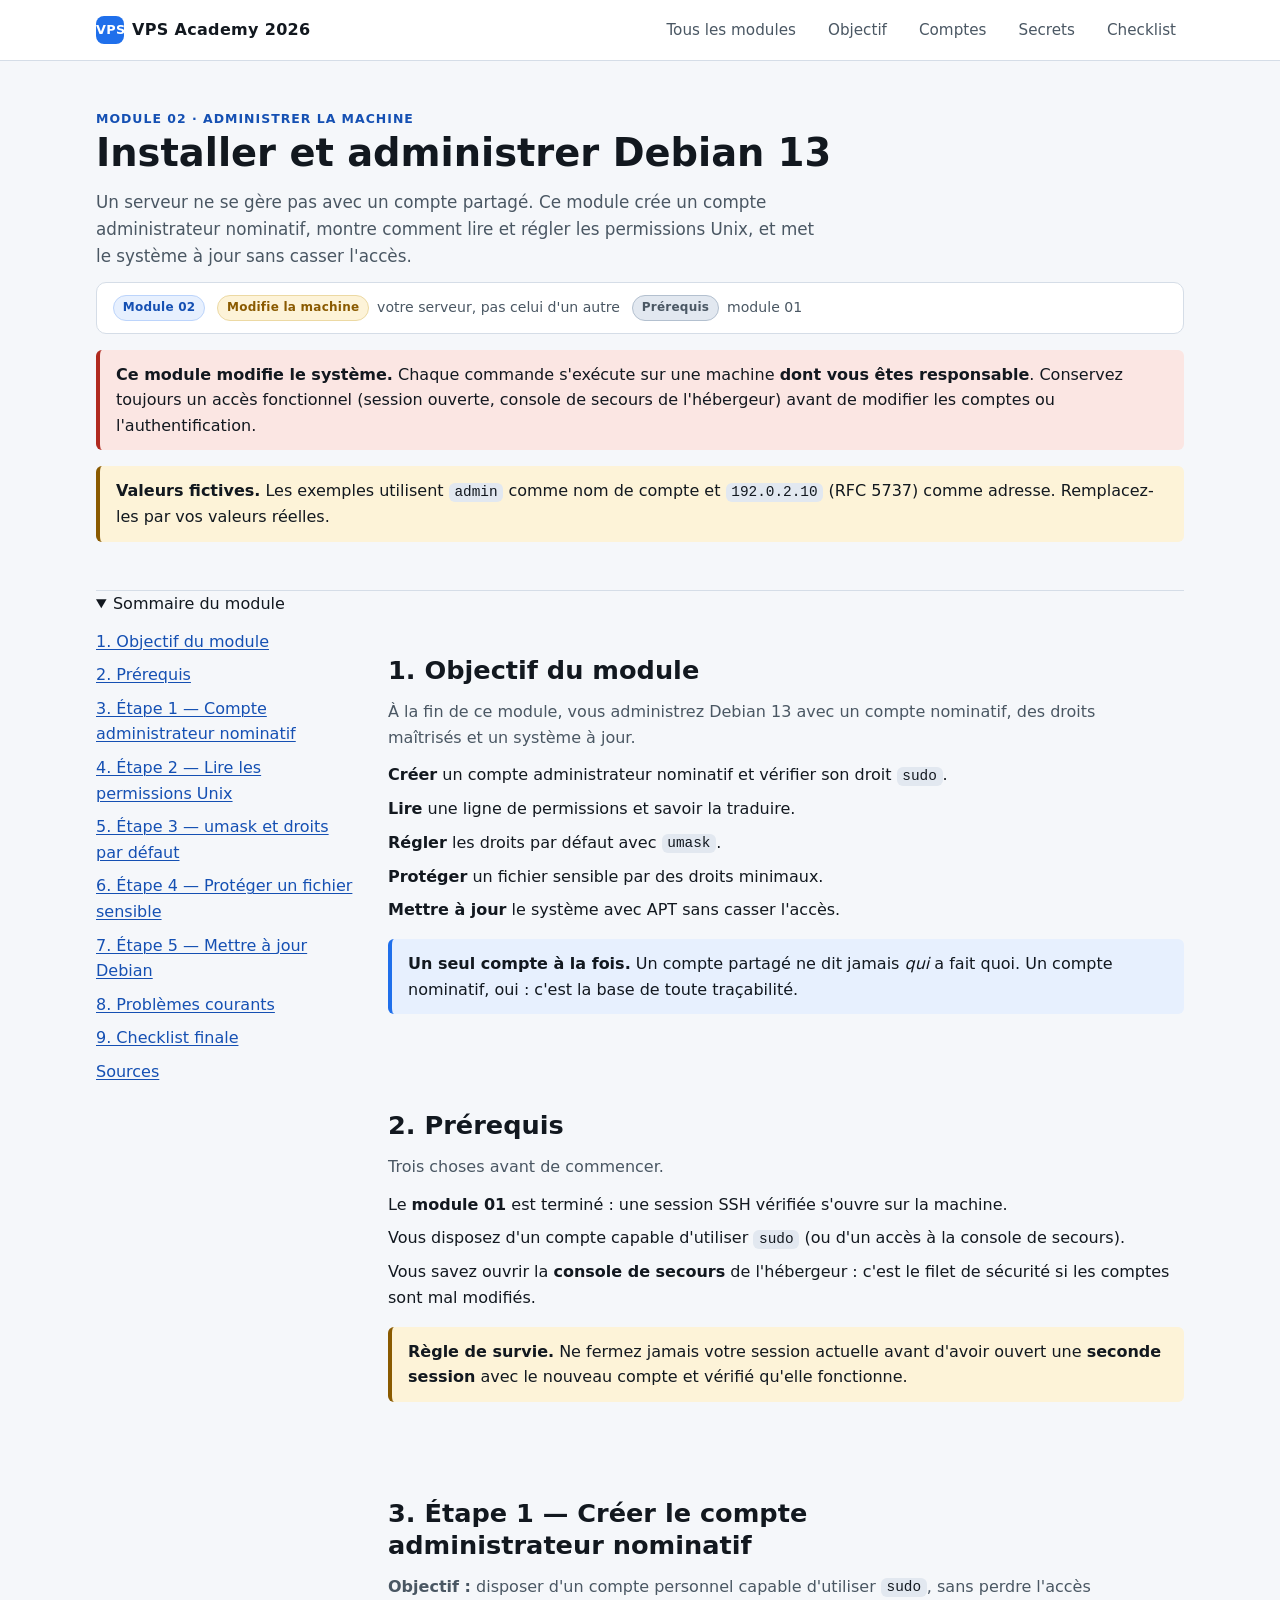
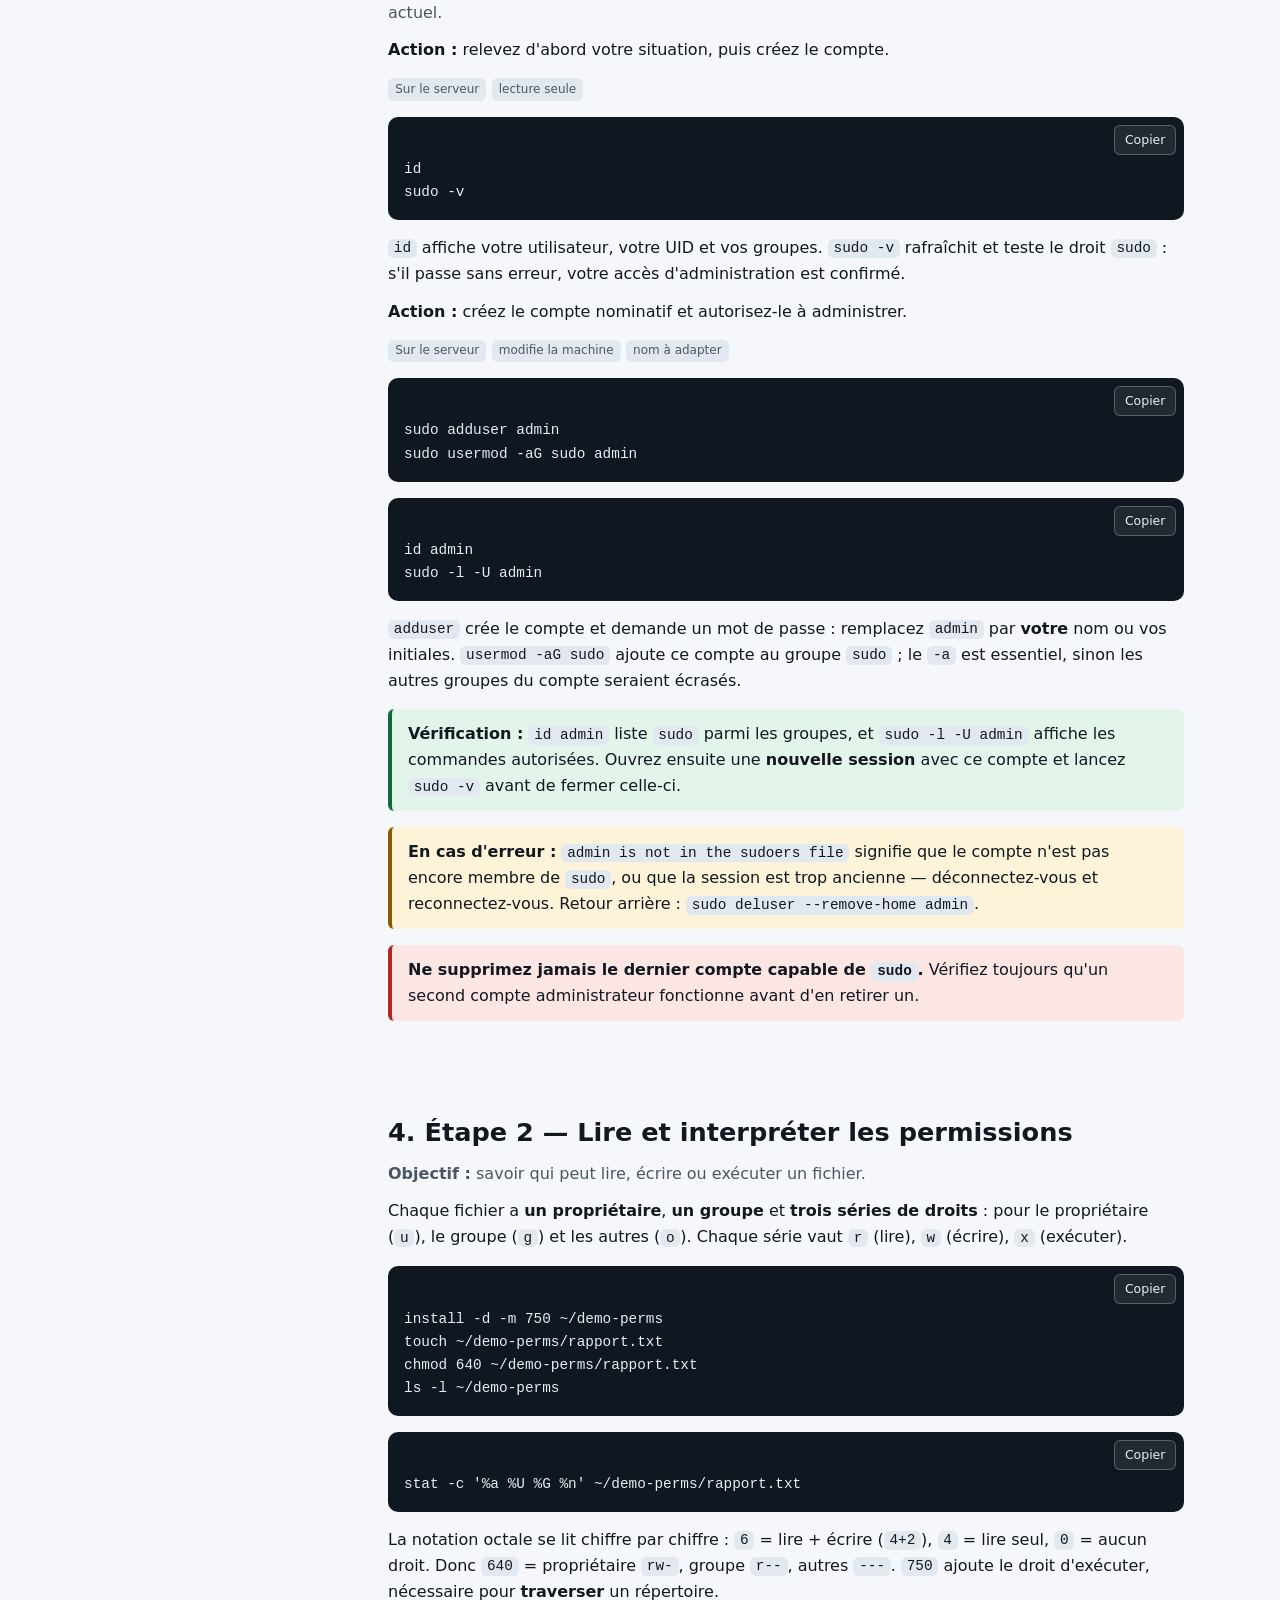
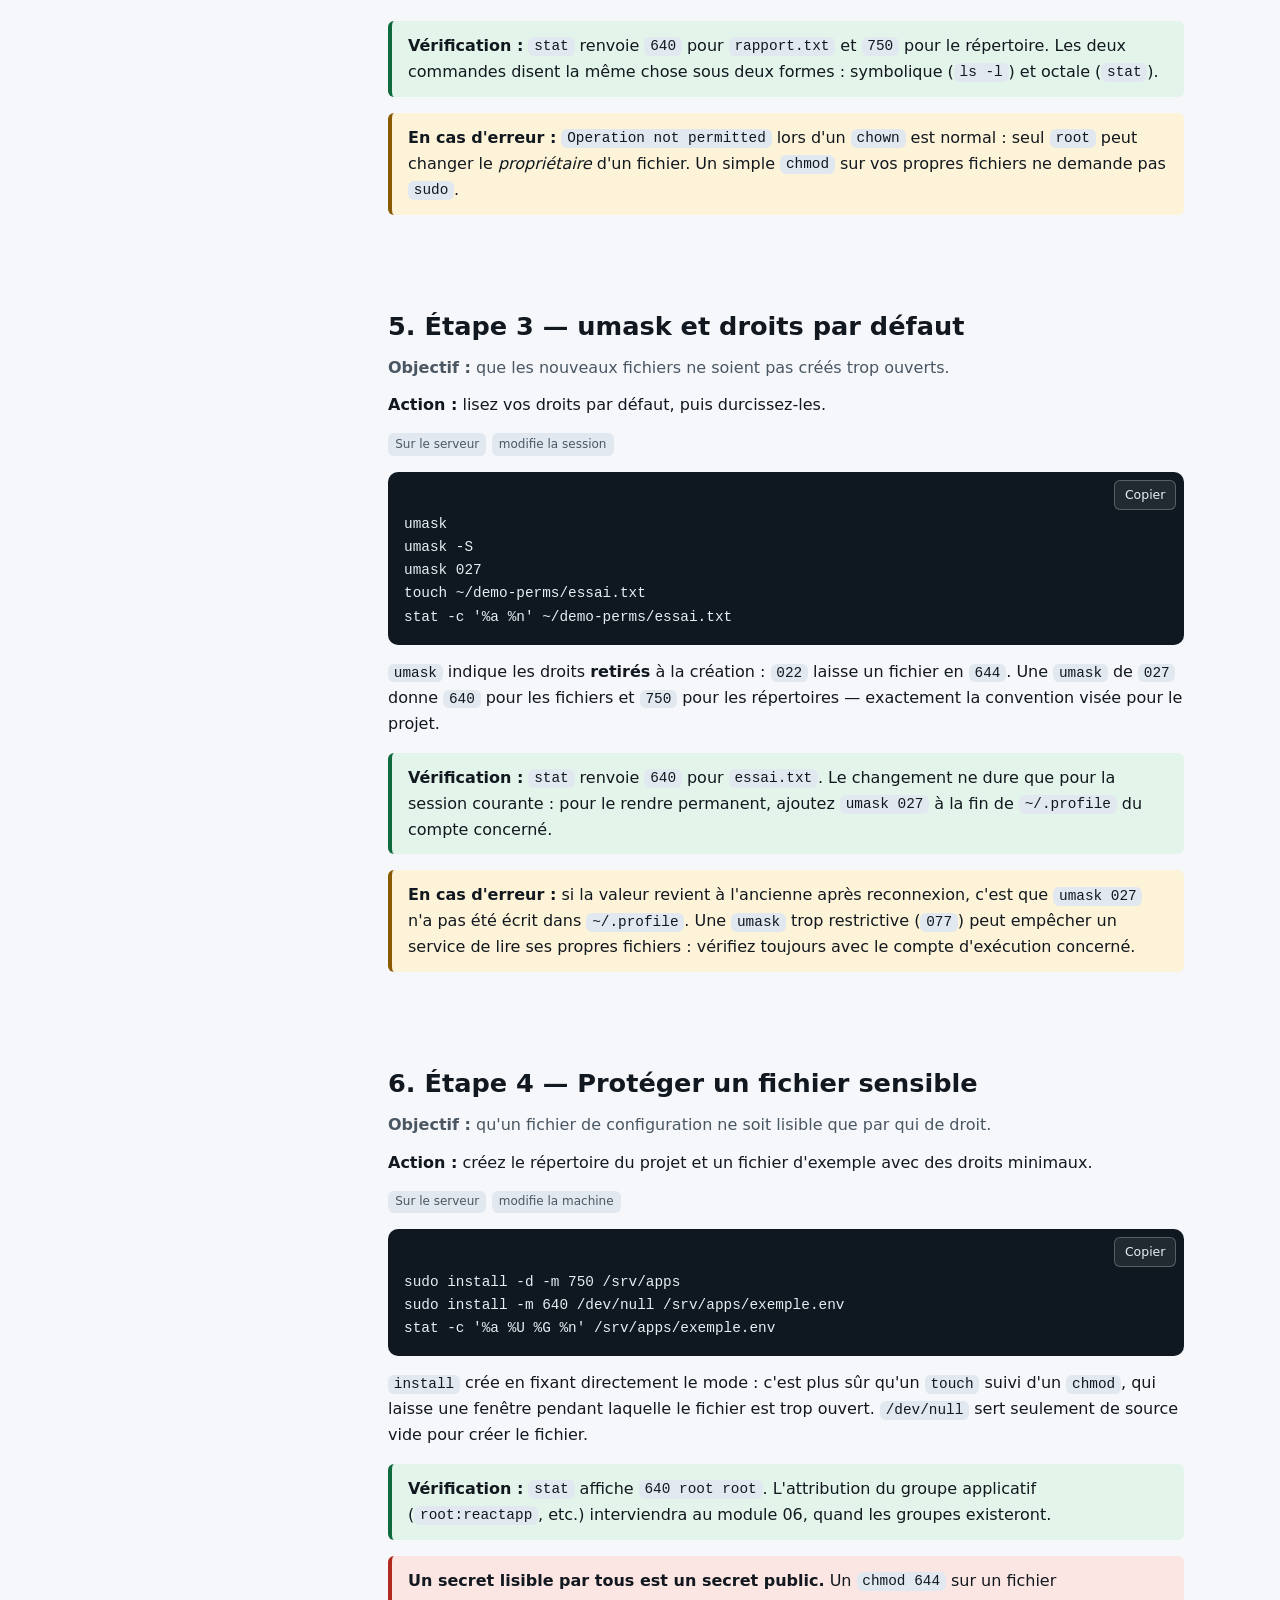
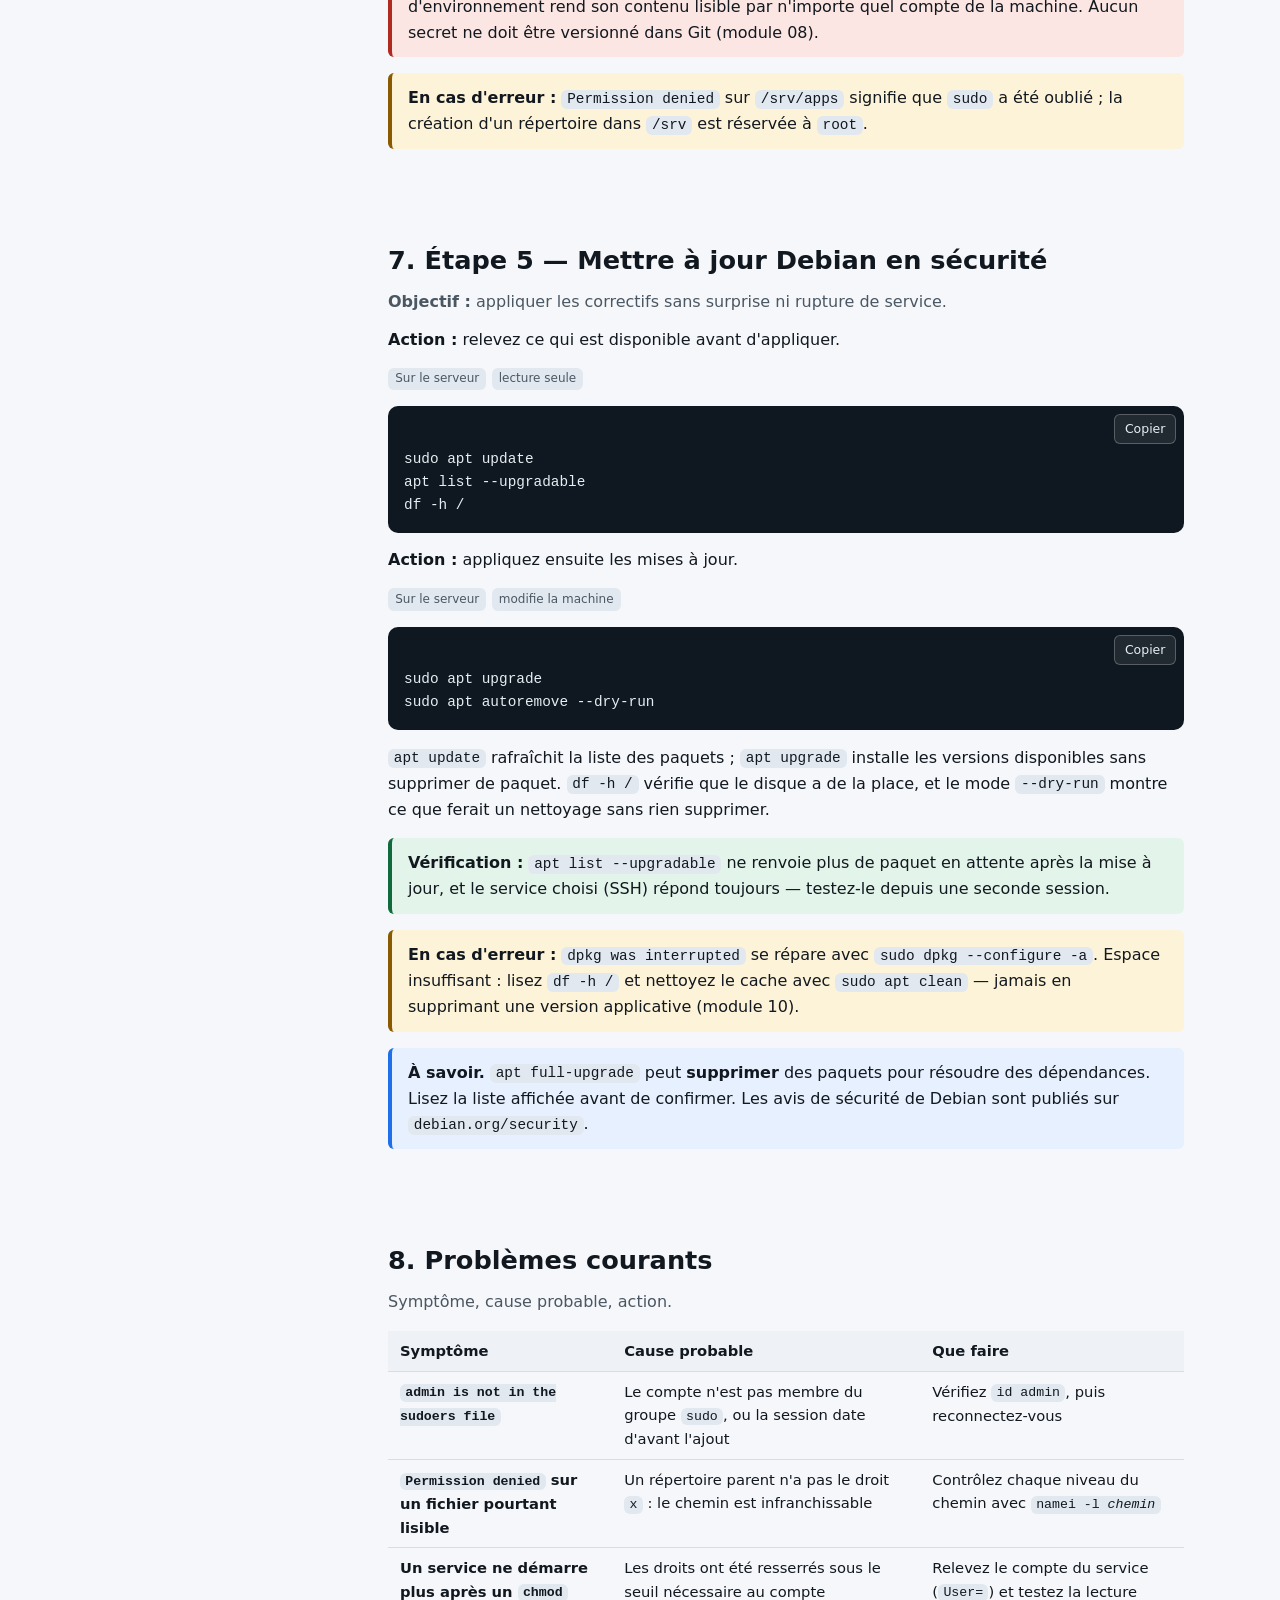
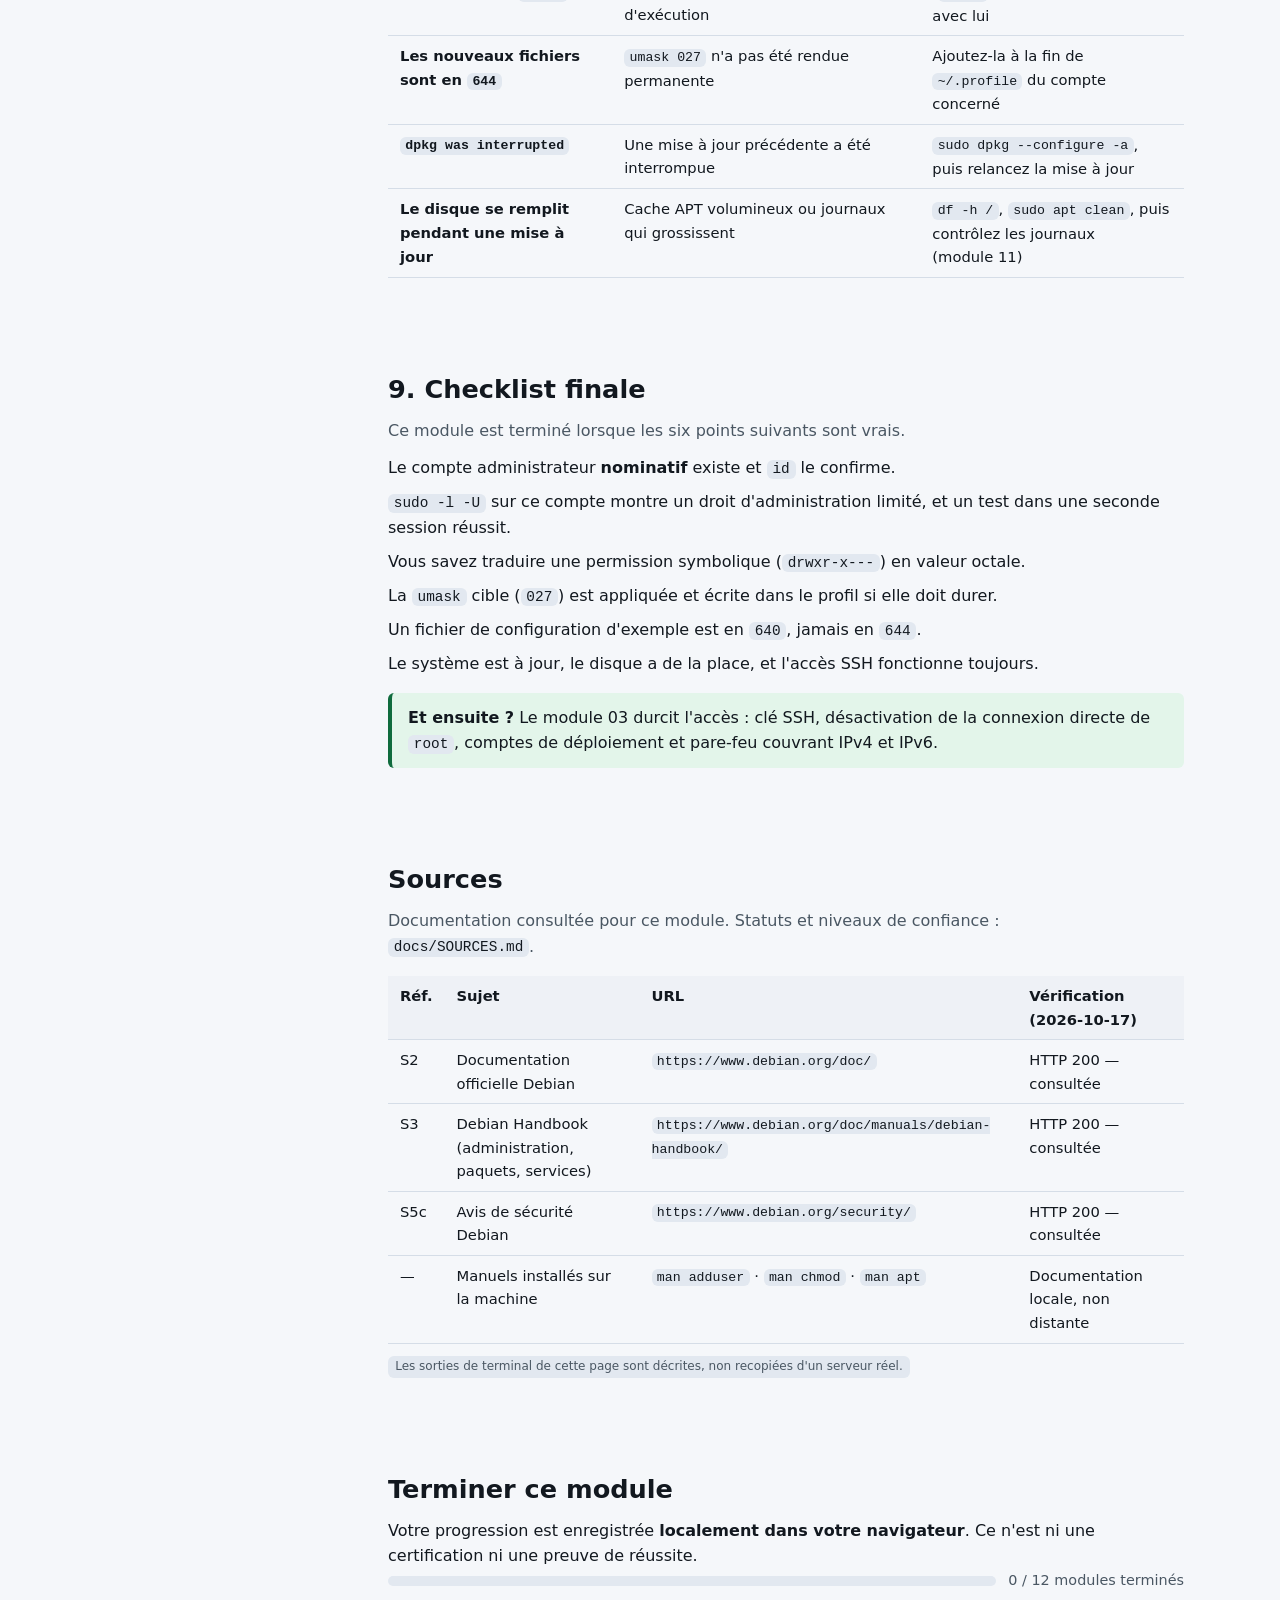
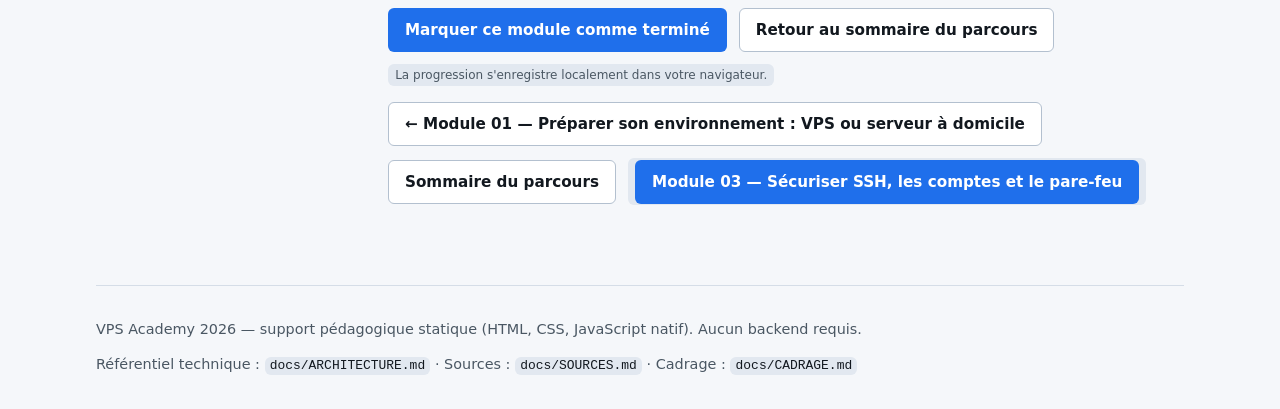
<file: cours/module-02-linux-permissions.html>
<!doctype html>
<html lang="fr" data-base="..">
<head>
  <meta charset="utf-8">
  <meta name="viewport" content="width=device-width, initial-scale=1">
  <meta name="description" content="Module 02 — Installer et administrer Debian 13 : compte administrateur nominatif, sudo, utilisateurs, groupes, permissions Unix, umask, fichiers sensibles et mises à jour APT.">
  <meta name="color-scheme" content="light">
  <title>Module 02 — Installer et administrer Debian 13 · VPS Academy 2026</title>
  <link rel="icon" href="data:image/svg+xml,%3Csvg xmlns='http://www.w3.org/2000/svg' viewBox='0 0 32 32'%3E%3Crect width='32' height='32' rx='7' fill='%231f6feb'/%3E%3Ctext x='16' y='22' font-family='system-ui,sans-serif' font-size='13' font-weight='700' fill='white' text-anchor='middle'%3EV%3C/text%3E%3C/svg%3E">
  <link rel="stylesheet" href="../assets/css/main.css">
  <link rel="stylesheet" href="../assets/css/layout.css">
  <link rel="stylesheet" href="../assets/css/components.css">
</head>
<body>
  <a class="skip-link" href="#contenu">Aller au contenu</a>

  <header class="site-header">
    <div class="wrap site-header__inner">
      <a class="brand" href="../index.html">
        <span class="brand__mark" aria-hidden="true">VPS</span>
        VPS Academy&nbsp;2026
      </a>
      <nav class="header-nav" aria-label="Navigation du module">
        <a href="../index.html#modules">Tous les modules</a>
        <a href="#objectif">Objectif</a>
        <a href="#etape-1">Comptes</a>
        <a href="#etape-4">Secrets</a>
        <a href="#checklist">Checklist</a>
      </nav>
    </div>
  </header>

  <main id="contenu" class="wrap">

    <!-- ================================================================== -->
    <!-- Bandeau                                                            -->
    <!-- ================================================================== -->
    <section class="hero" aria-labelledby="titre">
      <p class="eyebrow">Module 02 · Administrer la machine</p>
      <h1 id="titre">Installer et administrer Debian&nbsp;13</h1>
      <p class="lead">
        Un serveur ne se gère pas avec un compte partagé. Ce module crée un compte
        administrateur nominatif, montre comment lire et régler les permissions Unix,
        et met le système à jour sans casser l'accès.
      </p>
      <div class="status-legend">
        <span class="status-legend__item"><span class="badge badge--published">Module 02</span></span>
        <span class="status-legend__item"><span class="badge badge--drafted">Modifie la machine</span> votre serveur, pas celui d'un autre</span>
        <span class="status-legend__item"><span class="badge badge--planned">Prérequis</span> module 01</span>
      </div>
      <div class="callout callout--danger">
        <strong>Ce module modifie le système.</strong> Chaque commande s'exécute sur une
        machine <strong>dont vous êtes responsable</strong>. Conservez toujours un accès
        fonctionnel (session ouverte, console de secours de l'hébergeur) avant de modifier
        les comptes ou l'authentification.
      </div>
      <div class="callout callout--warn">
        <strong>Valeurs fictives.</strong> Les exemples utilisent <code>admin</code> comme
        nom de compte et <code>192.0.2.10</code> (RFC&nbsp;5737) comme adresse. Remplacez-les
        par vos valeurs réelles.
      </div>
    </section>

    <div class="layout layout--aside">

      <!-- ================================================================ -->
      <!-- Sommaire                                                         -->
      <!-- ================================================================ -->
      <aside class="layout__aside">
        <details id="toc" open>
          <summary>Sommaire du module</summary>
          <nav aria-label="Sommaire du module 02">
            <ul class="checklist">
              <li><span><a href="#objectif">1. Objectif du module</a></span></li>
              <li><span><a href="#prerequis">2. Prérequis</a></span></li>
              <li><span><a href="#etape-1">3. Étape 1 — Compte administrateur nominatif</a></span></li>
              <li><span><a href="#etape-2">4. Étape 2 — Lire les permissions Unix</a></span></li>
              <li><span><a href="#etape-3">5. Étape 3 — umask et droits par défaut</a></span></li>
              <li><span><a href="#etape-4">6. Étape 4 — Protéger un fichier sensible</a></span></li>
              <li><span><a href="#etape-5">7. Étape 5 — Mettre à jour Debian</a></span></li>
              <li><span><a href="#problemes">8. Problèmes courants</a></span></li>
              <li><span><a href="#checklist">9. Checklist finale</a></span></li>
              <li><span><a href="#sources">Sources</a></span></li>
            </ul>
          </nav>
        </details>
      </aside>

      <div class="layout__main">

        <!-- ============================================================== -->
        <!-- 1. Objectif                                                    -->
        <!-- ============================================================== -->
        <section class="section" id="objectif" aria-labelledby="objectif-titre">
          <div class="section__head">
            <h2 id="objectif-titre">1. Objectif du module</h2>
            <p>
              À la fin de ce module, vous administrez Debian&nbsp;13 avec un compte
              nominatif, des droits maîtrisés et un système à jour.
            </p>
          </div>
          <ul class="checklist">
            <li><span><strong>Créer</strong> un compte administrateur nominatif et vérifier son droit <code>sudo</code>.</span></li>
            <li><span><strong>Lire</strong> une ligne de permissions et savoir la traduire.</span></li>
            <li><span><strong>Régler</strong> les droits par défaut avec <code>umask</code>.</span></li>
            <li><span><strong>Protéger</strong> un fichier sensible par des droits minimaux.</span></li>
            <li><span><strong>Mettre à jour</strong> le système avec APT sans casser l'accès.</span></li>
          </ul>
          <div class="callout">
            <strong>Un seul compte à la fois.</strong> Un compte partagé ne dit jamais
            <em>qui</em> a fait quoi. Un compte nominatif, oui : c'est la base de toute
            traçabilité.
          </div>
        </section>

        <!-- ============================================================== -->
        <!-- 2. Prérequis                                                   -->
        <!-- ============================================================== -->
        <section class="section" id="prerequis" aria-labelledby="prerequis-titre">
          <div class="section__head">
            <h2 id="prerequis-titre">2. Prérequis</h2>
            <p>Trois choses avant de commencer.</p>
          </div>
          <ul class="checklist">
            <li><span>Le <strong>module 01</strong> est terminé : une session SSH vérifiée s'ouvre sur la machine.</span></li>
            <li><span>Vous disposez d'un compte capable d'utiliser <code>sudo</code> (ou d'un accès à la console de secours).</span></li>
            <li><span>Vous savez ouvrir la <strong>console de secours</strong> de l'hébergeur : c'est le filet de sécurité si les comptes sont mal modifiés.</span></li>
          </ul>
          <div class="callout callout--warn">
            <strong>Règle de survie.</strong> Ne fermez jamais votre session actuelle avant
            d'avoir ouvert une <strong>seconde session</strong> avec le nouveau compte et
            vérifié qu'elle fonctionne.
          </div>
        </section>

        <!-- ============================================================== -->
        <!-- 3. Étape 1 — compte nominatif                                  -->
        <!-- ============================================================== -->
        <section class="section" id="etape-1" aria-labelledby="etape-1-titre">
          <div class="section__head">
            <h2 id="etape-1-titre">3. Étape 1 — Créer le compte administrateur nominatif</h2>
            <p><strong>Objectif&nbsp;:</strong> disposer d'un compte personnel capable d'utiliser <code>sudo</code>, sans perdre l'accès actuel.</p>
          </div>

          <p><strong>Action&nbsp;:</strong> relevez d'abord votre situation, puis créez le compte.</p>
          <p><span class="tag">Sur le serveur</span> <span class="tag">lecture seule</span></p>

          <div class="code-block">
            <button class="code-block__copy" type="button" data-copy="cmd02-id">Copier</button>
            <pre id="cmd02-id">id
sudo -v</pre>
          </div>

          <p>
            <code>id</code> affiche votre utilisateur, votre UID et vos groupes. <code>sudo -v</code>
            rafraîchit et teste le droit <code>sudo</code> : s'il passe sans erreur, votre accès
            d'administration est confirmé.
          </p>

          <p><strong>Action&nbsp;:</strong> créez le compte nominatif et autorisez-le à administrer.</p>
          <p><span class="tag">Sur le serveur</span> <span class="tag">modifie la machine</span> <span class="tag">nom à adapter</span></p>

          <div class="code-block">
            <button class="code-block__copy" type="button" data-copy="cmd02-adduser">Copier</button>
            <pre id="cmd02-adduser">sudo adduser admin
sudo usermod -aG sudo admin</pre>
          </div>

          <div class="code-block">
            <button class="code-block__copy" type="button" data-copy="cmd02-verif">Copier</button>
            <pre id="cmd02-verif">id admin
sudo -l -U admin</pre>
          </div>

          <p>
            <code>adduser</code> crée le compte et demande un mot de passe : remplacez
            <code>admin</code> par <strong>votre</strong> nom ou vos initiales. <code>usermod -aG sudo</code>
            ajoute ce compte au groupe <code>sudo</code> ; le <code>-a</code> est essentiel, sinon
            les autres groupes du compte seraient écrasés.
          </p>

          <div class="callout callout--ok">
            <p><strong>Vérification&nbsp;:</strong> <code>id admin</code> liste <code>sudo</code> parmi les
              groupes, et <code>sudo -l -U admin</code> affiche les commandes autorisées. Ouvrez
              ensuite une <strong>nouvelle session</strong> avec ce compte et lancez <code>sudo -v</code>
              avant de fermer celle-ci.</p>
          </div>

          <div class="callout callout--warn">
            <p><strong>En cas d'erreur&nbsp;:</strong> <code>admin is not in the sudoers file</code>
              signifie que le compte n'est pas encore membre de <code>sudo</code>, ou que la session
              est trop ancienne — déconnectez-vous et reconnectez-vous. Retour arrière&nbsp;:
              <code>sudo deluser --remove-home admin</code>.</p>
          </div>

          <div class="callout callout--danger">
            <strong>Ne supprimez jamais le dernier compte capable de <code>sudo</code>.</strong>
            Vérifiez toujours qu'un second compte administrateur fonctionne avant d'en retirer un.
          </div>
        </section>

        <!-- ============================================================== -->
        <!-- 4. Étape 2 — permissions                                       -->
        <!-- ============================================================== -->
        <section class="section" id="etape-2" aria-labelledby="etape-2-titre">
          <div class="section__head">
            <h2 id="etape-2-titre">4. Étape 2 — Lire et interpréter les permissions</h2>
            <p><strong>Objectif&nbsp;:</strong> savoir qui peut lire, écrire ou exécuter un fichier.</p>
          </div>

          <p>
            Chaque fichier a <strong>un propriétaire</strong>, <strong>un groupe</strong> et
            <strong>trois séries de droits</strong> : pour le propriétaire (<code>u</code>), le
            groupe (<code>g</code>) et les autres (<code>o</code>). Chaque série vaut
            <code>r</code> (lire), <code>w</code> (écrire), <code>x</code> (exécuter).
          </p>

          <div class="code-block">
            <button class="code-block__copy" type="button" data-copy="cmd02-perms-demo">Copier</button>
            <pre id="cmd02-perms-demo">install -d -m 750 ~/demo-perms
touch ~/demo-perms/rapport.txt
chmod 640 ~/demo-perms/rapport.txt
ls -l ~/demo-perms</pre>
          </div>

          <div class="code-block">
            <button class="code-block__copy" type="button" data-copy="cmd02-stat">Copier</button>
            <pre id="cmd02-stat">stat -c '%a %U %G %n' ~/demo-perms/rapport.txt</pre>
          </div>

          <p>
            La notation octale se lit chiffre par chiffre : <code>6</code> = lire + écrire
            (<code>4+2</code>), <code>4</code> = lire seul, <code>0</code> = aucun droit. Donc
            <code>640</code> = propriétaire <code>rw-</code>, groupe <code>r--</code>, autres
            <code>---</code>. <code>750</code> ajoute le droit d'exécuter, nécessaire pour
            <strong>traverser</strong> un répertoire.
          </p>

          <div class="callout callout--ok">
            <p><strong>Vérification&nbsp;:</strong> <code>stat</code> renvoie <code>640</code> pour
              <code>rapport.txt</code> et <code>750</code> pour le répertoire. Les deux commandes
              disent la même chose sous deux formes : symbolique (<code>ls -l</code>) et octale
              (<code>stat</code>).</p>
          </div>

          <div class="callout callout--warn">
            <p><strong>En cas d'erreur&nbsp;:</strong> <code>Operation not permitted</code> lors d'un
              <code>chown</code> est normal : seul <code>root</code> peut changer le
              <em>propriétaire</em> d'un fichier. Un simple <code>chmod</code> sur vos propres
              fichiers ne demande pas <code>sudo</code>.</p>
          </div>
        </section>

        <!-- ============================================================== -->
        <!-- 5. Étape 3 — umask                                             -->
        <!-- ============================================================== -->
        <section class="section" id="etape-3" aria-labelledby="etape-3-titre">
          <div class="section__head">
            <h2 id="etape-3-titre">5. Étape 3 — umask et droits par défaut</h2>
            <p><strong>Objectif&nbsp;:</strong> que les nouveaux fichiers ne soient pas créés trop ouverts.</p>
          </div>

          <p><strong>Action&nbsp;:</strong> lisez vos droits par défaut, puis durcissez-les.</p>
          <p><span class="tag">Sur le serveur</span> <span class="tag">modifie la session</span></p>

          <div class="code-block">
            <button class="code-block__copy" type="button" data-copy="cmd02-umask">Copier</button>
            <pre id="cmd02-umask">umask
umask -S
umask 027
touch ~/demo-perms/essai.txt
stat -c '%a %n' ~/demo-perms/essai.txt</pre>
          </div>

          <p>
            <code>umask</code> indique les droits <strong>retirés</strong> à la création :
            <code>022</code> laisse un fichier en <code>644</code>. Une <code>umask</code> de
            <code>027</code> donne <code>640</code> pour les fichiers et <code>750</code> pour les
            répertoires — exactement la convention visée pour le projet.
          </p>

          <div class="callout callout--ok">
            <p><strong>Vérification&nbsp;:</strong> <code>stat</code> renvoie <code>640</code> pour
              <code>essai.txt</code>. Le changement ne dure que pour la session courante : pour le
              rendre permanent, ajoutez <code>umask 027</code> à la fin de <code>~/.profile</code>
              du compte concerné.</p>
          </div>

          <div class="callout callout--warn">
            <p><strong>En cas d'erreur&nbsp;:</strong> si la valeur revient à l'ancienne après
              reconnexion, c'est que <code>umask 027</code> n'a pas été écrit dans
              <code>~/.profile</code>. Une <code>umask</code> trop restrictive (<code>077</code>)
              peut empêcher un service de lire ses propres fichiers : vérifiez toujours avec le
              compte d'exécution concerné.</p>
          </div>
        </section>

        <!-- ============================================================== -->
        <!-- 6. Étape 4 — fichier sensible                                  -->
        <!-- ============================================================== -->
        <section class="section" id="etape-4" aria-labelledby="etape-4-titre">
          <div class="section__head">
            <h2 id="etape-4-titre">6. Étape 4 — Protéger un fichier sensible</h2>
            <p><strong>Objectif&nbsp;:</strong> qu'un fichier de configuration ne soit lisible que par qui de droit.</p>
          </div>

          <p><strong>Action&nbsp;:</strong> créez le répertoire du projet et un fichier d'exemple avec des droits minimaux.</p>
          <p><span class="tag">Sur le serveur</span> <span class="tag">modifie la machine</span></p>

          <div class="code-block">
            <button class="code-block__copy" type="button" data-copy="cmd02-secret">Copier</button>
            <pre id="cmd02-secret">sudo install -d -m 750 /srv/apps
sudo install -m 640 /dev/null /srv/apps/exemple.env
stat -c '%a %U %G %n' /srv/apps/exemple.env</pre>
          </div>

          <p>
            <code>install</code> crée en fixant directement le mode : c'est plus sûr qu'un
            <code>touch</code> suivi d'un <code>chmod</code>, qui laisse une fenêtre pendant
            laquelle le fichier est trop ouvert. <code>/dev/null</code> sert seulement de source
            vide pour créer le fichier.
          </p>

          <div class="callout callout--ok">
            <p><strong>Vérification&nbsp;:</strong> <code>stat</code> affiche <code>640 root root</code>.
              L'attribution du groupe applicatif (<code>root:reactapp</code>, etc.) interviendra au
              module&nbsp;06, quand les groupes existeront.</p>
          </div>

          <div class="callout callout--danger">
            <strong>Un secret lisible par tous est un secret public.</strong> Un
            <code>chmod 644</code> sur un fichier d'environnement rend son contenu lisible par
            n'importe quel compte de la machine. Aucun secret ne doit être versionné dans Git
            (module&nbsp;08).
          </div>

          <div class="callout callout--warn">
            <p><strong>En cas d'erreur&nbsp;:</strong> <code>Permission denied</code> sur
              <code>/srv/apps</code> signifie que <code>sudo</code> a été oublié ; la création d'un
              répertoire dans <code>/srv</code> est réservée à <code>root</code>.</p>
          </div>
        </section>

        <!-- ============================================================== -->
        <!-- 7. Étape 5 — mises à jour                                      -->
        <!-- ============================================================== -->
        <section class="section" id="etape-5" aria-labelledby="etape-5-titre">
          <div class="section__head">
            <h2 id="etape-5-titre">7. Étape 5 — Mettre à jour Debian en sécurité</h2>
            <p><strong>Objectif&nbsp;:</strong> appliquer les correctifs sans surprise ni rupture de service.</p>
          </div>

          <p><strong>Action&nbsp;:</strong> relevez ce qui est disponible avant d'appliquer.</p>
          <p><span class="tag">Sur le serveur</span> <span class="tag">lecture seule</span></p>

          <div class="code-block">
            <button class="code-block__copy" type="button" data-copy="cmd02-apt-lire">Copier</button>
            <pre id="cmd02-apt-lire">sudo apt update
apt list --upgradable
df -h /</pre>
          </div>

          <p><strong>Action&nbsp;:</strong> appliquez ensuite les mises à jour.</p>
          <p><span class="tag">Sur le serveur</span> <span class="tag">modifie la machine</span></p>

          <div class="code-block">
            <button class="code-block__copy" type="button" data-copy="cmd02-apt-upgrade">Copier</button>
            <pre id="cmd02-apt-upgrade">sudo apt upgrade
sudo apt autoremove --dry-run</pre>
          </div>

          <p>
            <code>apt update</code> rafraîchit la liste des paquets ; <code>apt upgrade</code>
            installe les versions disponibles sans supprimer de paquet. <code>df -h /</code> vérifie
            que le disque a de la place, et le mode <code>--dry-run</code> montre ce que ferait un
            nettoyage sans rien supprimer.
          </p>

          <div class="callout callout--ok">
            <p><strong>Vérification&nbsp;:</strong> <code>apt list --upgradable</code> ne renvoie plus
              de paquet en attente après la mise à jour, et le service choisi (SSH) répond toujours
              — testez-le depuis une seconde session.</p>
          </div>

          <div class="callout callout--warn">
            <p><strong>En cas d'erreur&nbsp;:</strong> <code>dpkg was interrupted</code> se répare avec
              <code>sudo dpkg --configure -a</code>. Espace insuffisant&nbsp;: lisez
              <code>df -h /</code> et nettoyez le cache avec <code>sudo apt clean</code> — jamais en
              supprimant une version applicative (module&nbsp;10).</p>
          </div>

          <div class="callout">
            <strong>À savoir.</strong> <code>apt full-upgrade</code> peut <strong>supprimer</strong>
            des paquets pour résoudre des dépendances. Lisez la liste affichée avant de confirmer.
            Les avis de sécurité de Debian sont publiés sur <code>debian.org/security</code>.
          </div>
        </section>

        <!-- ============================================================== -->
        <!-- 8. Problèmes courants                                          -->
        <!-- ============================================================== -->
        <section class="section" id="problemes" aria-labelledby="problemes-titre">
          <div class="section__head">
            <h2 id="problemes-titre">8. Problèmes courants</h2>
            <p>Symptôme, cause probable, action.</p>
          </div>
          <div class="table-wrap">
            <table>
              <caption class="visually-hidden">Problèmes courants : symptôme, cause probable et action</caption>
              <thead>
                <tr><th scope="col">Symptôme</th><th scope="col">Cause probable</th><th scope="col">Que faire</th></tr>
              </thead>
              <tbody>
                <tr>
                  <th scope="row"><code>admin is not in the sudoers file</code></th>
                  <td>Le compte n'est pas membre du groupe <code>sudo</code>, ou la session date d'avant l'ajout</td>
                  <td>Vérifiez <code>id admin</code>, puis reconnectez-vous</td>
                </tr>
                <tr>
                  <th scope="row"><code>Permission denied</code> sur un fichier pourtant lisible</th>
                  <td>Un répertoire parent n'a pas le droit <code>x</code> : le chemin est infranchissable</td>
                  <td>Contrôlez chaque niveau du chemin avec <code>namei -l <em>chemin</em></code></td>
                </tr>
                <tr>
                  <th scope="row">Un service ne démarre plus après un <code>chmod</code></th>
                  <td>Les droits ont été resserrés sous le seuil nécessaire au compte d'exécution</td>
                  <td>Relevez le compte du service (<code>User=</code>) et testez la lecture avec lui</td>
                </tr>
                <tr>
                  <th scope="row">Les nouveaux fichiers sont en <code>644</code></th>
                  <td><code>umask 027</code> n'a pas été rendue permanente</td>
                  <td>Ajoutez-la à la fin de <code>~/.profile</code> du compte concerné</td>
                </tr>
                <tr>
                  <th scope="row"><code>dpkg was interrupted</code></th>
                  <td>Une mise à jour précédente a été interrompue</td>
                  <td><code>sudo dpkg --configure -a</code>, puis relancez la mise à jour</td>
                </tr>
                <tr>
                  <th scope="row">Le disque se remplit pendant une mise à jour</th>
                  <td>Cache APT volumineux ou journaux qui grossissent</td>
                  <td><code>df -h /</code>, <code>sudo apt clean</code>, puis contrôlez les journaux (module&nbsp;11)</td>
                </tr>
              </tbody>
            </table>
          </div>
        </section>

        <!-- ============================================================== -->
        <!-- 9. Checklist finale                                            -->
        <!-- ============================================================== -->
        <section class="section" id="checklist" aria-labelledby="checklist-titre">
          <div class="section__head">
            <h2 id="checklist-titre">9. Checklist finale</h2>
            <p>Ce module est terminé lorsque les six points suivants sont vrais.</p>
          </div>
          <ul class="checklist">
            <li><span>Le compte administrateur <strong>nominatif</strong> existe et <code>id</code> le confirme.</span></li>
            <li><span><code>sudo -l -U</code> sur ce compte montre un droit d'administration limité, et un test dans une seconde session réussit.</span></li>
            <li><span>Vous savez traduire une permission symbolique (<code>drwxr-x---</code>) en valeur octale.</span></li>
            <li><span>La <code>umask</code> cible (<code>027</code>) est appliquée et écrite dans le profil si elle doit durer.</span></li>
            <li><span>Un fichier de configuration d'exemple est en <code>640</code>, jamais en <code>644</code>.</span></li>
            <li><span>Le système est à jour, le disque a de la place, et l'accès SSH fonctionne toujours.</span></li>
          </ul>
          <div class="callout callout--ok">
            <strong>Et ensuite&nbsp;?</strong> Le module 03 durcit l'accès&nbsp;: clé SSH,
            désactivation de la connexion directe de <code>root</code>, comptes de déploiement
            et pare-feu couvrant IPv4 et IPv6.
          </div>
        </section>

        <!-- ============================================================== -->
        <!-- Sources                                                        -->
        <!-- ============================================================== -->
        <section class="section" id="sources" aria-labelledby="sources-titre">
          <div class="section__head">
            <h2 id="sources-titre">Sources</h2>
            <p>Documentation consultée pour ce module. Statuts et niveaux de confiance : <code>docs/SOURCES.md</code>.</p>
          </div>
          <div class="table-wrap">
            <table>
              <caption class="visually-hidden">Sources consultées pour le module 02</caption>
              <thead>
                <tr><th scope="col">Réf.</th><th scope="col">Sujet</th><th scope="col">URL</th><th scope="col">Vérification (2026-10-17)</th></tr>
              </thead>
              <tbody>
                <tr><td>S2</td><td>Documentation officielle Debian</td><td><code>https://www.debian.org/doc/</code></td><td>HTTP 200 — consultée</td></tr>
                <tr><td>S3</td><td>Debian Handbook (administration, paquets, services)</td><td><code>https://www.debian.org/doc/manuals/debian-handbook/</code></td><td>HTTP 200 — consultée</td></tr>
                <tr><td>S5c</td><td>Avis de sécurité Debian</td><td><code>https://www.debian.org/security/</code></td><td>HTTP 200 — consultée</td></tr>
                <tr><td>—</td><td>Manuels installés sur la machine</td><td><code>man adduser</code> · <code>man chmod</code> · <code>man apt</code></td><td>Documentation locale, non distante</td></tr>
              </tbody>
            </table>
          </div>
          <p class="tag">Les sorties de terminal de cette page sont décrites, non recopiées d'un serveur réel.</p>
        </section>

        <!-- ============================================================== -->
        <!-- Terminer ce module                                             -->
        <!-- ============================================================== -->
        <section class="section" aria-labelledby="fin-titre">
          <h2 id="fin-titre">Terminer ce module</h2>
          <p>
            Votre progression est enregistrée <strong>localement dans votre navigateur</strong>.
            Ce n'est ni une certification ni une preuve de réussite.
          </p>

          <div class="progress">
            <div class="progress__track">
              <div class="progress__bar" id="progress-bar-fill" role="progressbar" aria-label="Progression locale" aria-valuemin="0" aria-valuemax="100" aria-valuenow="0"></div>
            </div>
            <span class="progress__label" id="progress-label">Progression en cours de chargement</span>
          </div>

          <div class="toolbar">
            <button class="btn" type="button" id="mark-done" disabled>Marquer ce module comme terminé</button>
            <a class="btn secondary" href="../index.html#modules">Retour au sommaire du parcours</a>
          </div>
          <p class="tag" id="mark-done-hint">La progression s'enregistre localement dans votre navigateur.</p>

          <noscript>
            <div class="callout callout--warn">
              <strong>JavaScript est désactivé.</strong> Le contenu de ce module reste
              <strong>entièrement lisible</strong> : les étapes, les commandes et les tableaux
              fonctionnent sans JavaScript. Seuls le bouton de progression et la navigation
              dynamique entre modules sont inactifs.
            </div>
          </noscript>

          <nav class="toolbar" aria-label="Navigation entre les modules">
            <a class="btn secondary" href="../index.html">Sommaire du parcours</a>
            <span id="module-next" class="tag">Module suivant : à venir</span>
          </nav>
        </section>

      </div><!-- /.layout__main -->
    </div><!-- /.layout -->

    <footer class="site-footer">
      <p>VPS Academy 2026 — support pédagogique statique (HTML, CSS, JavaScript natif). Aucun backend requis.</p>
      <p>Référentiel technique : <code>docs/ARCHITECTURE.md</code> · Sources : <code>docs/SOURCES.md</code> · Cadrage : <code>docs/CADRAGE.md</code></p>
    </footer>
  </main>

  <!-- Sans JavaScript, le contenu reste lisible : ce script n'ajoute que des -->
  <!-- commodités (copie, progression, navigation entre modules).             -->
  <script type="module">
    import { initModulePage } from "../assets/js/module-page.js";
    initModulePage("02");
  </script>
</body>
</html>
</file>
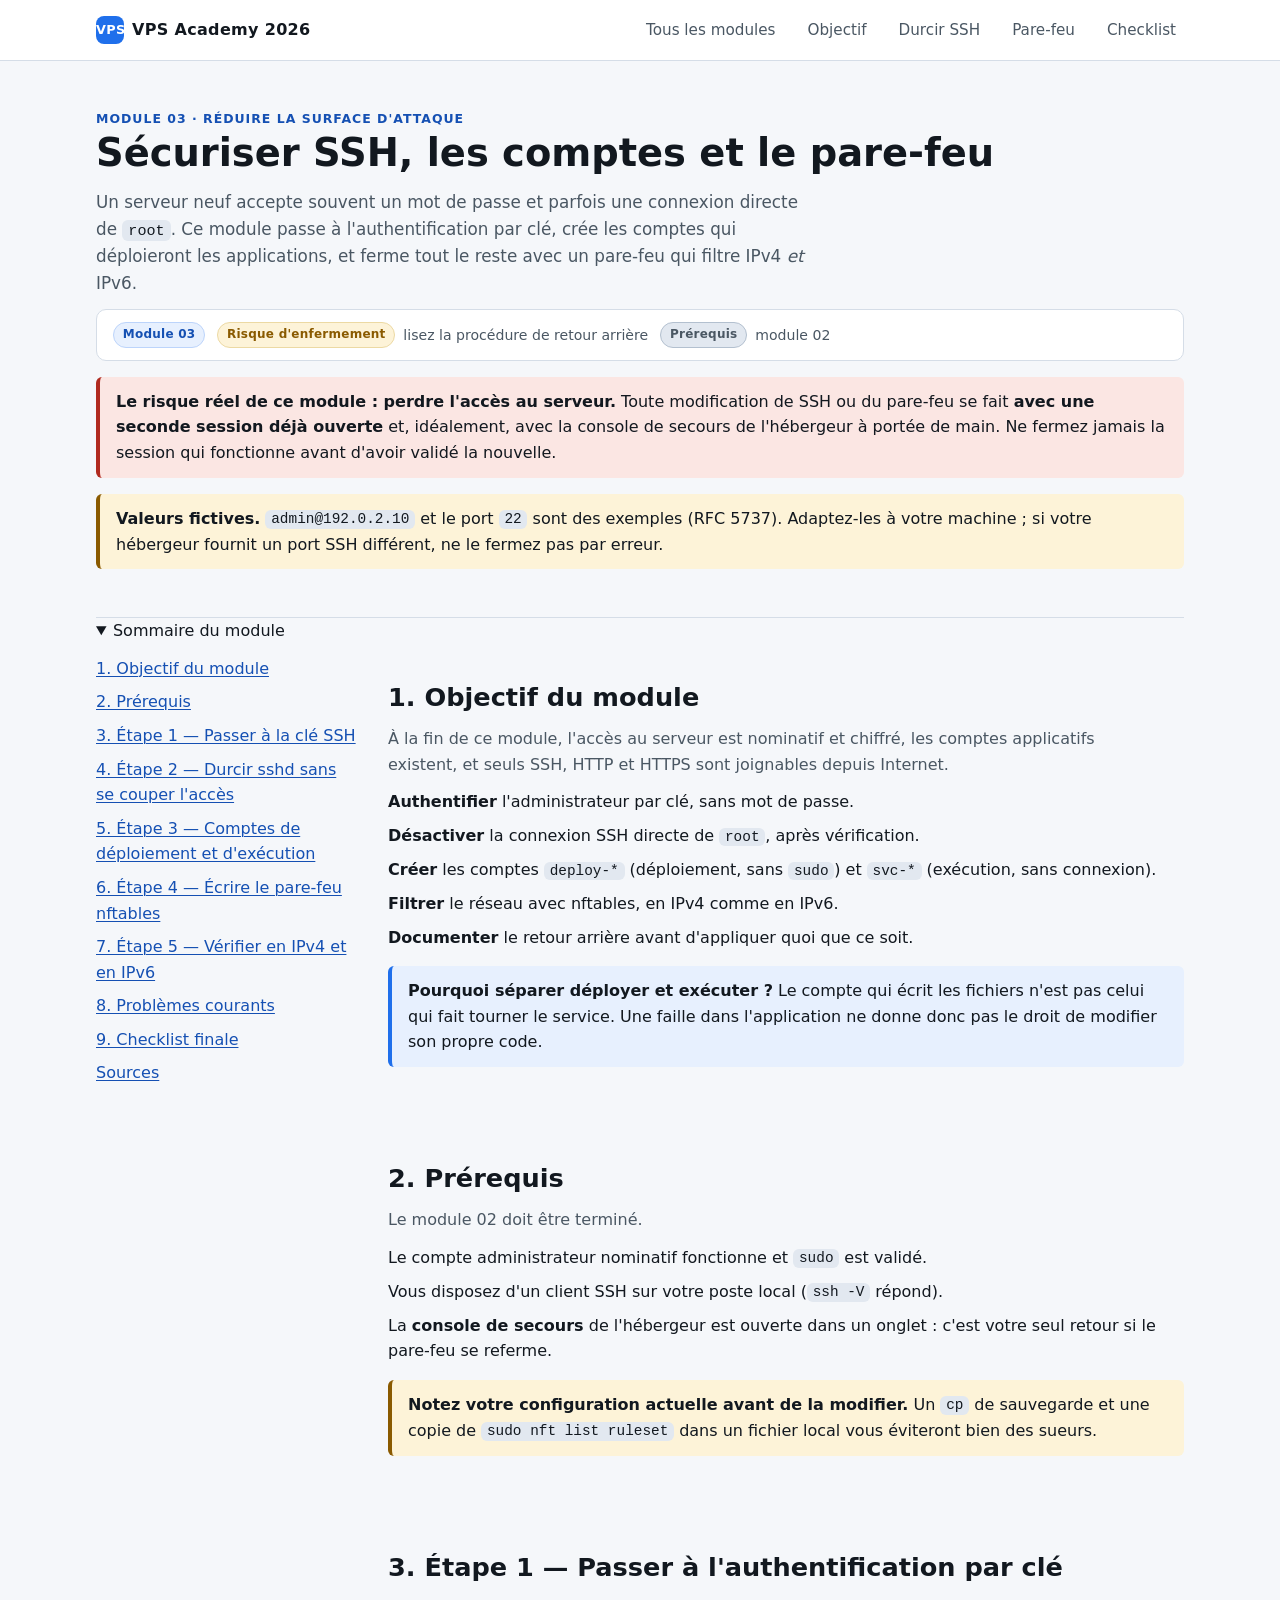
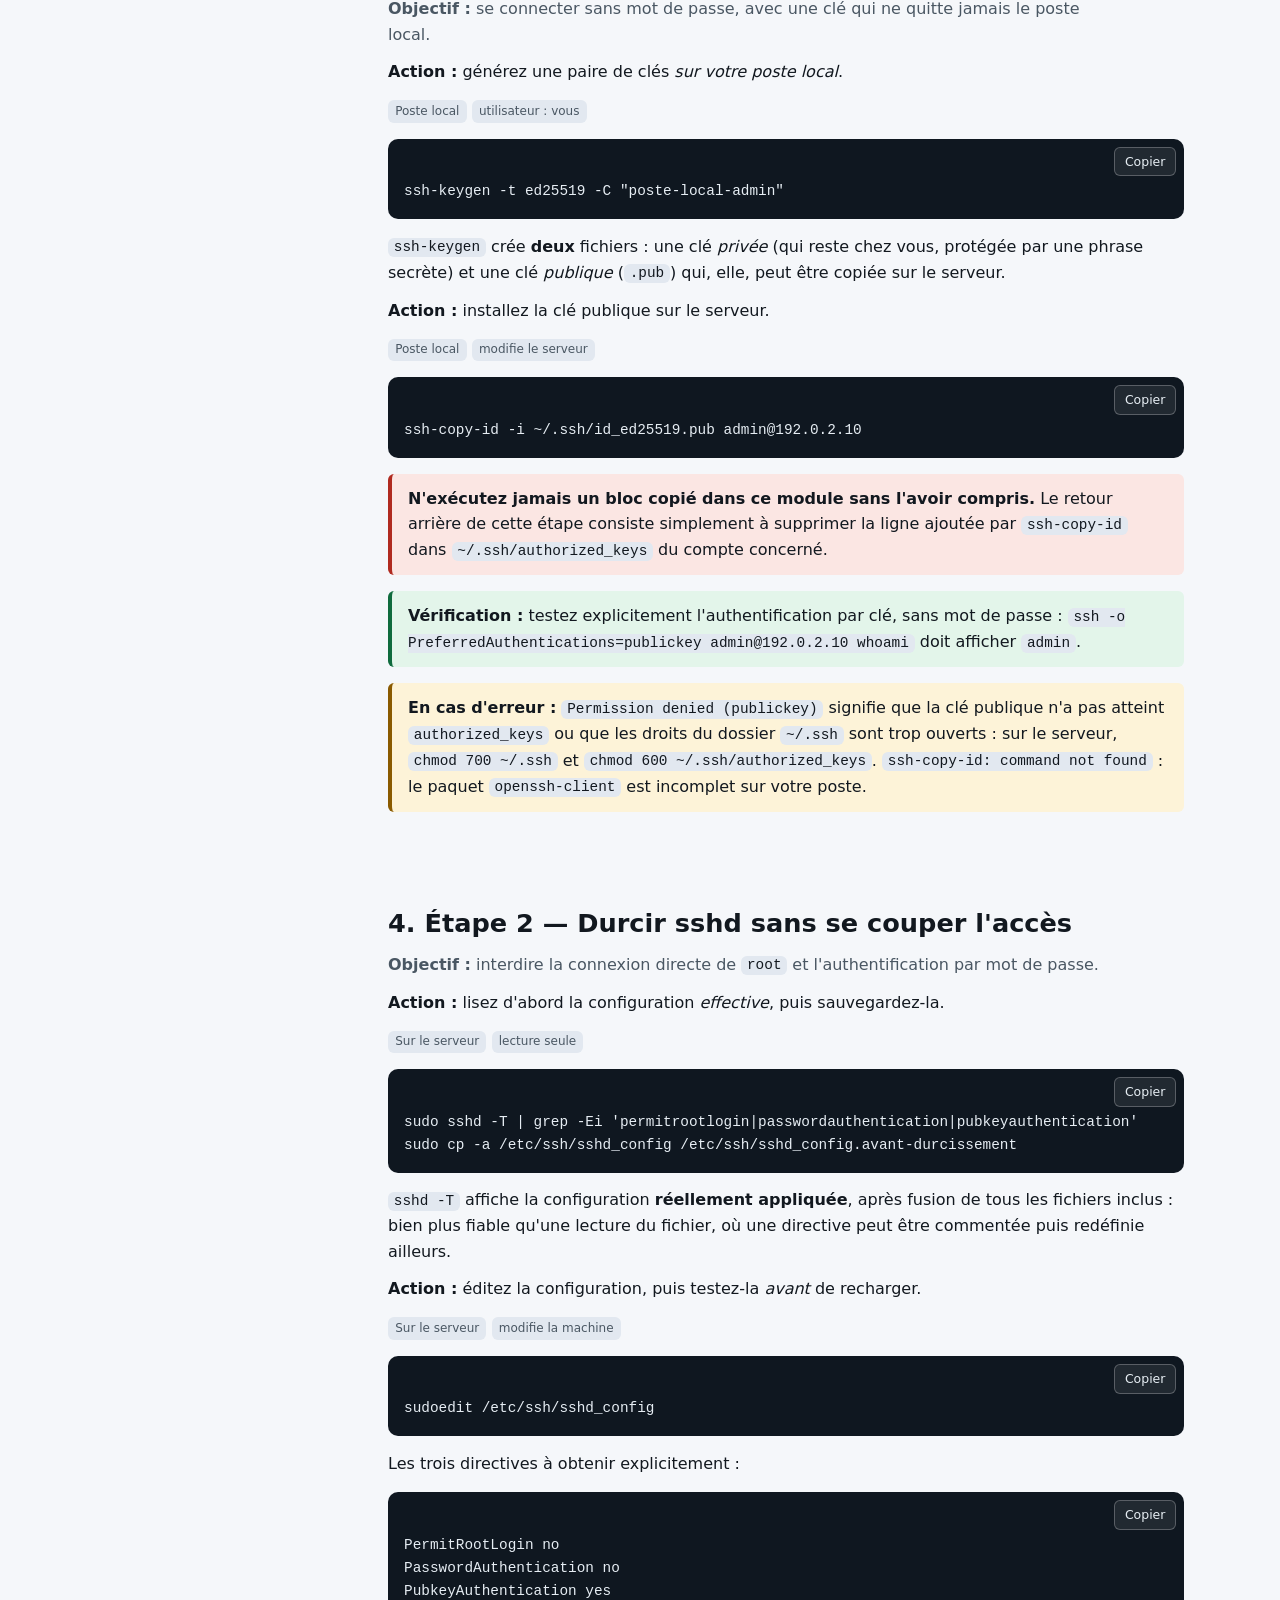
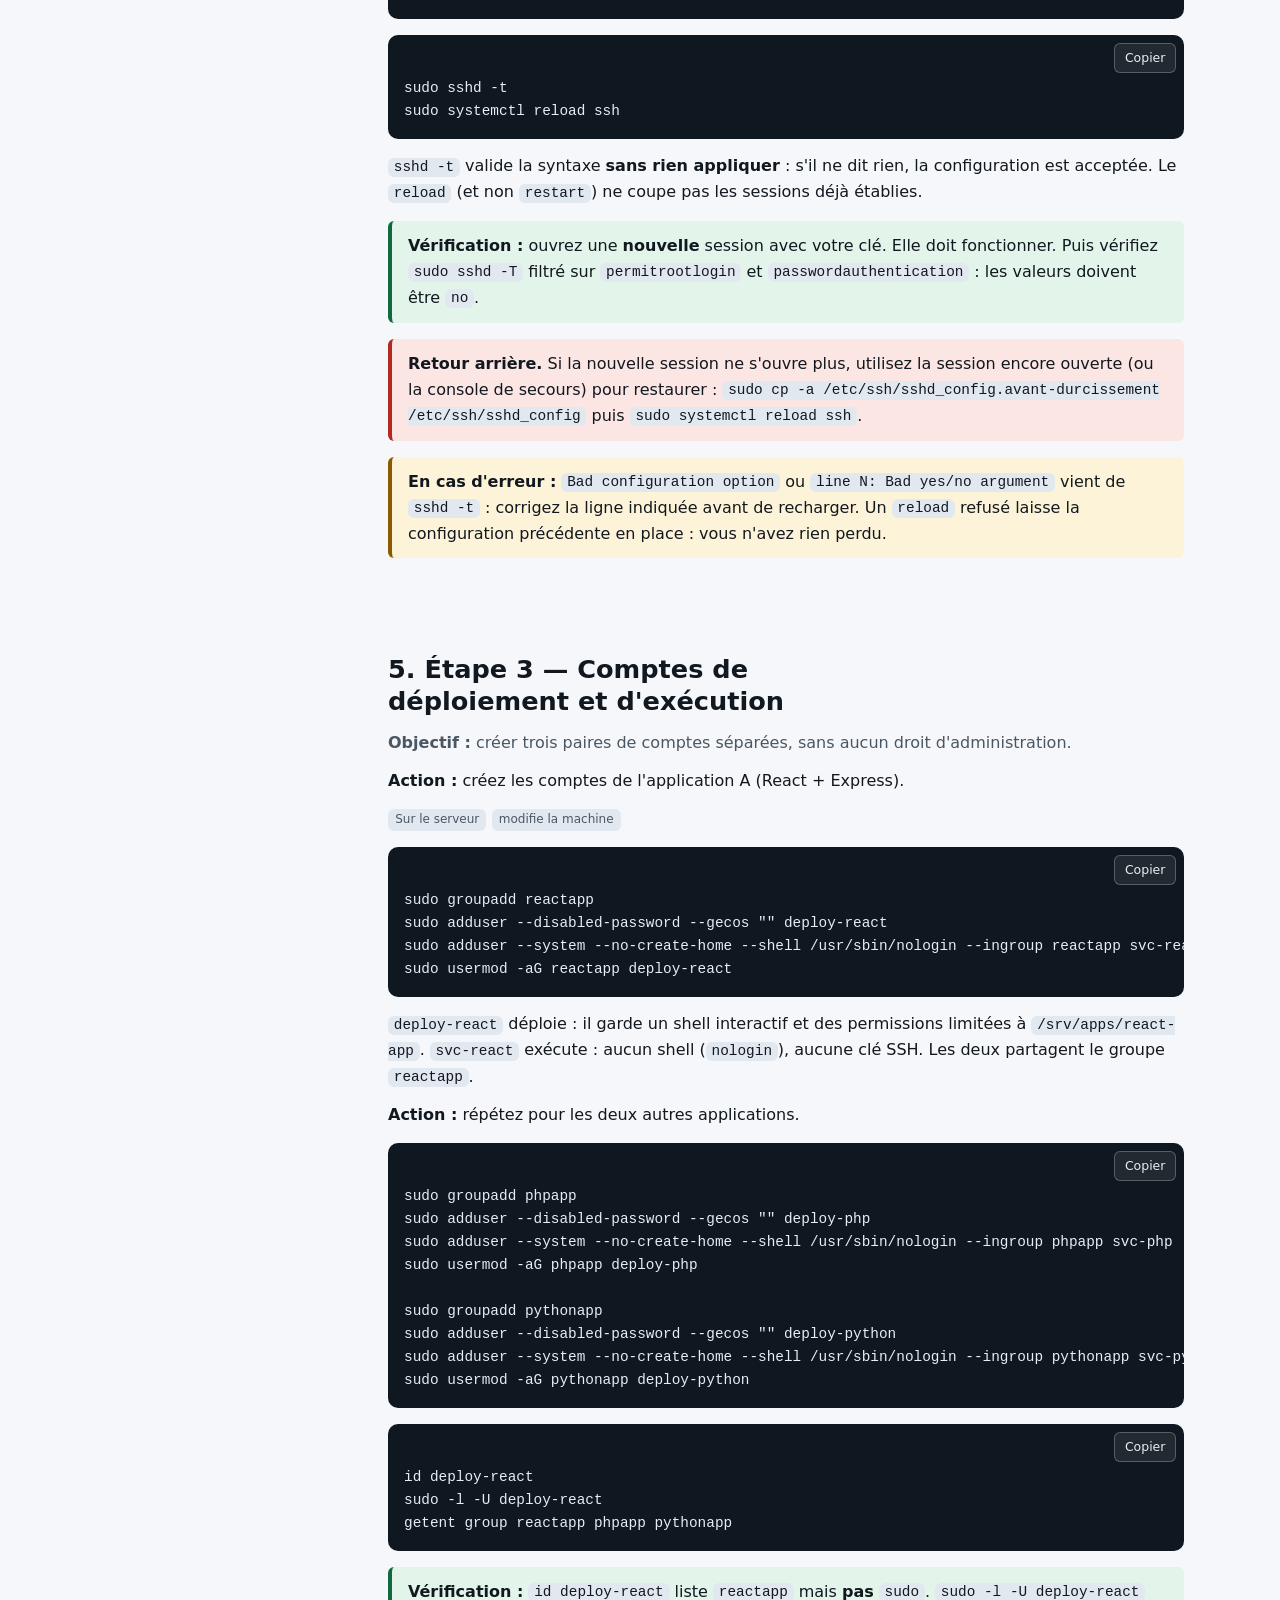
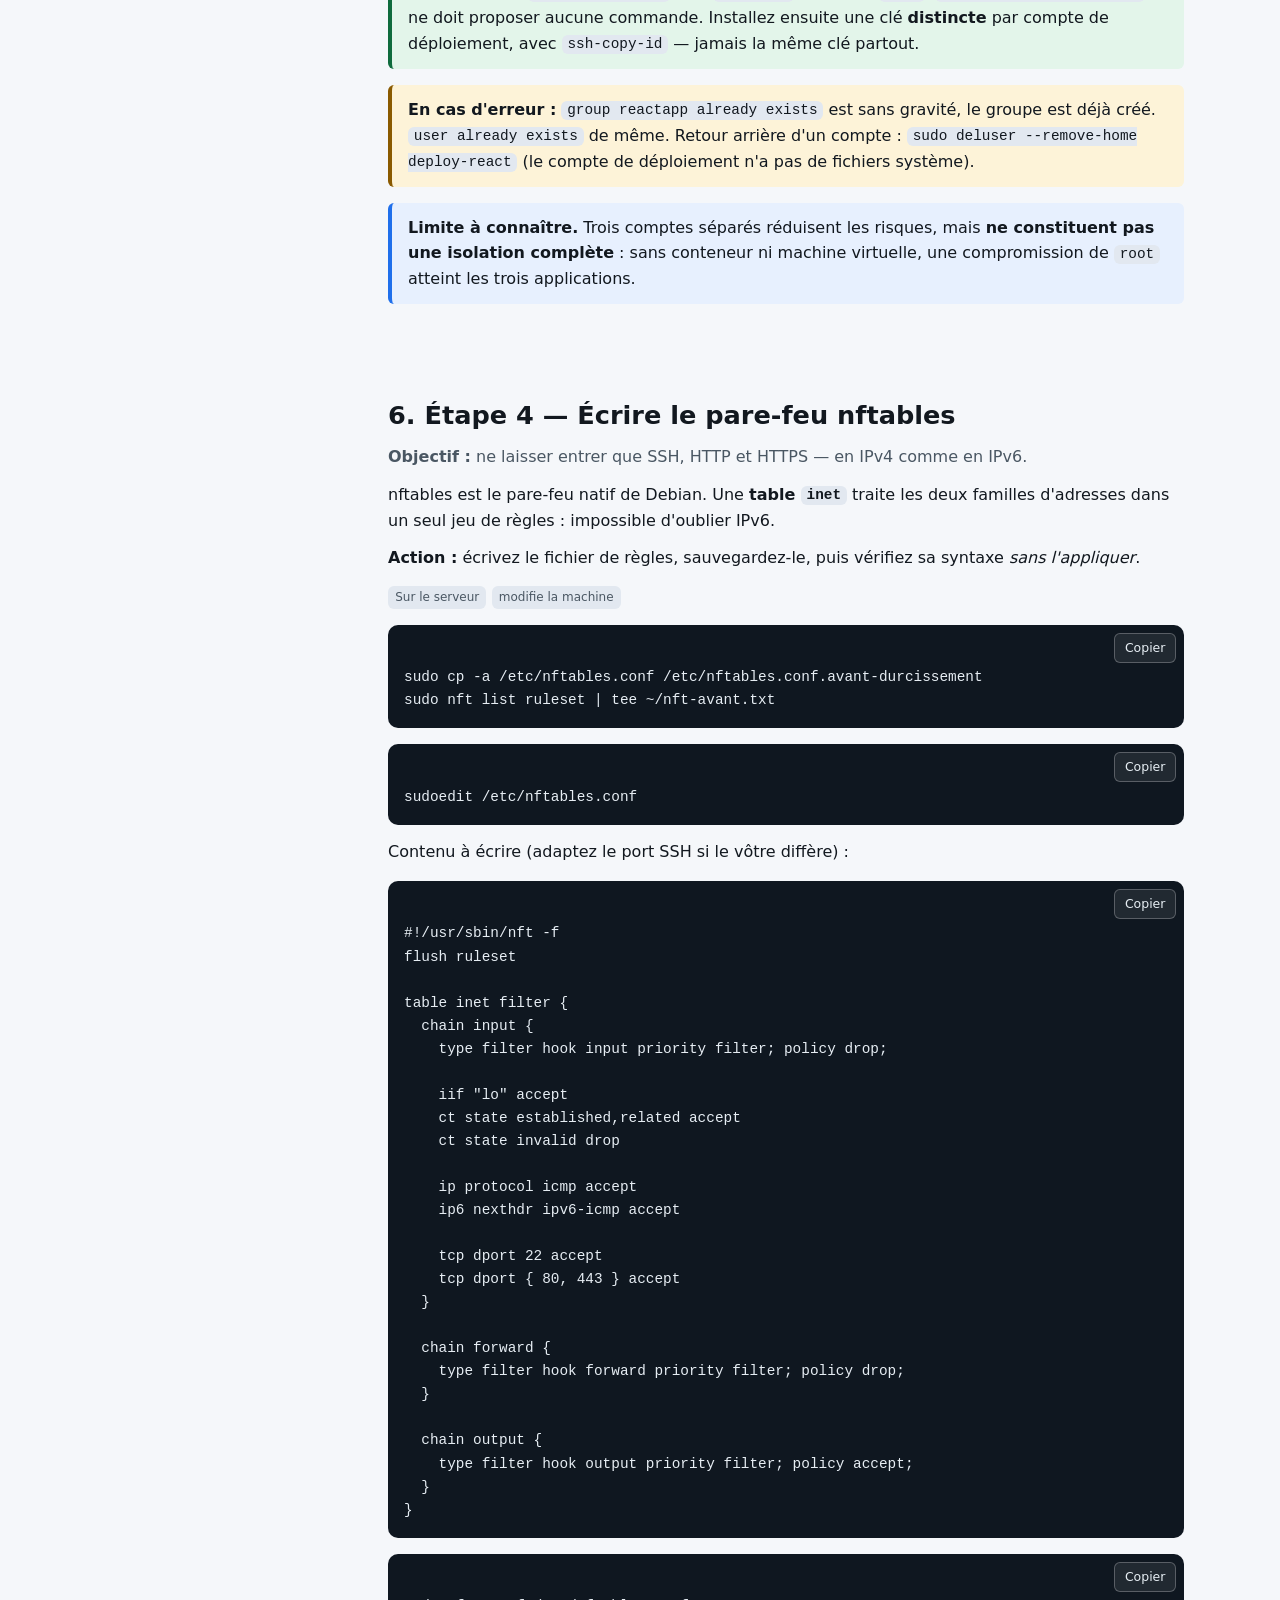
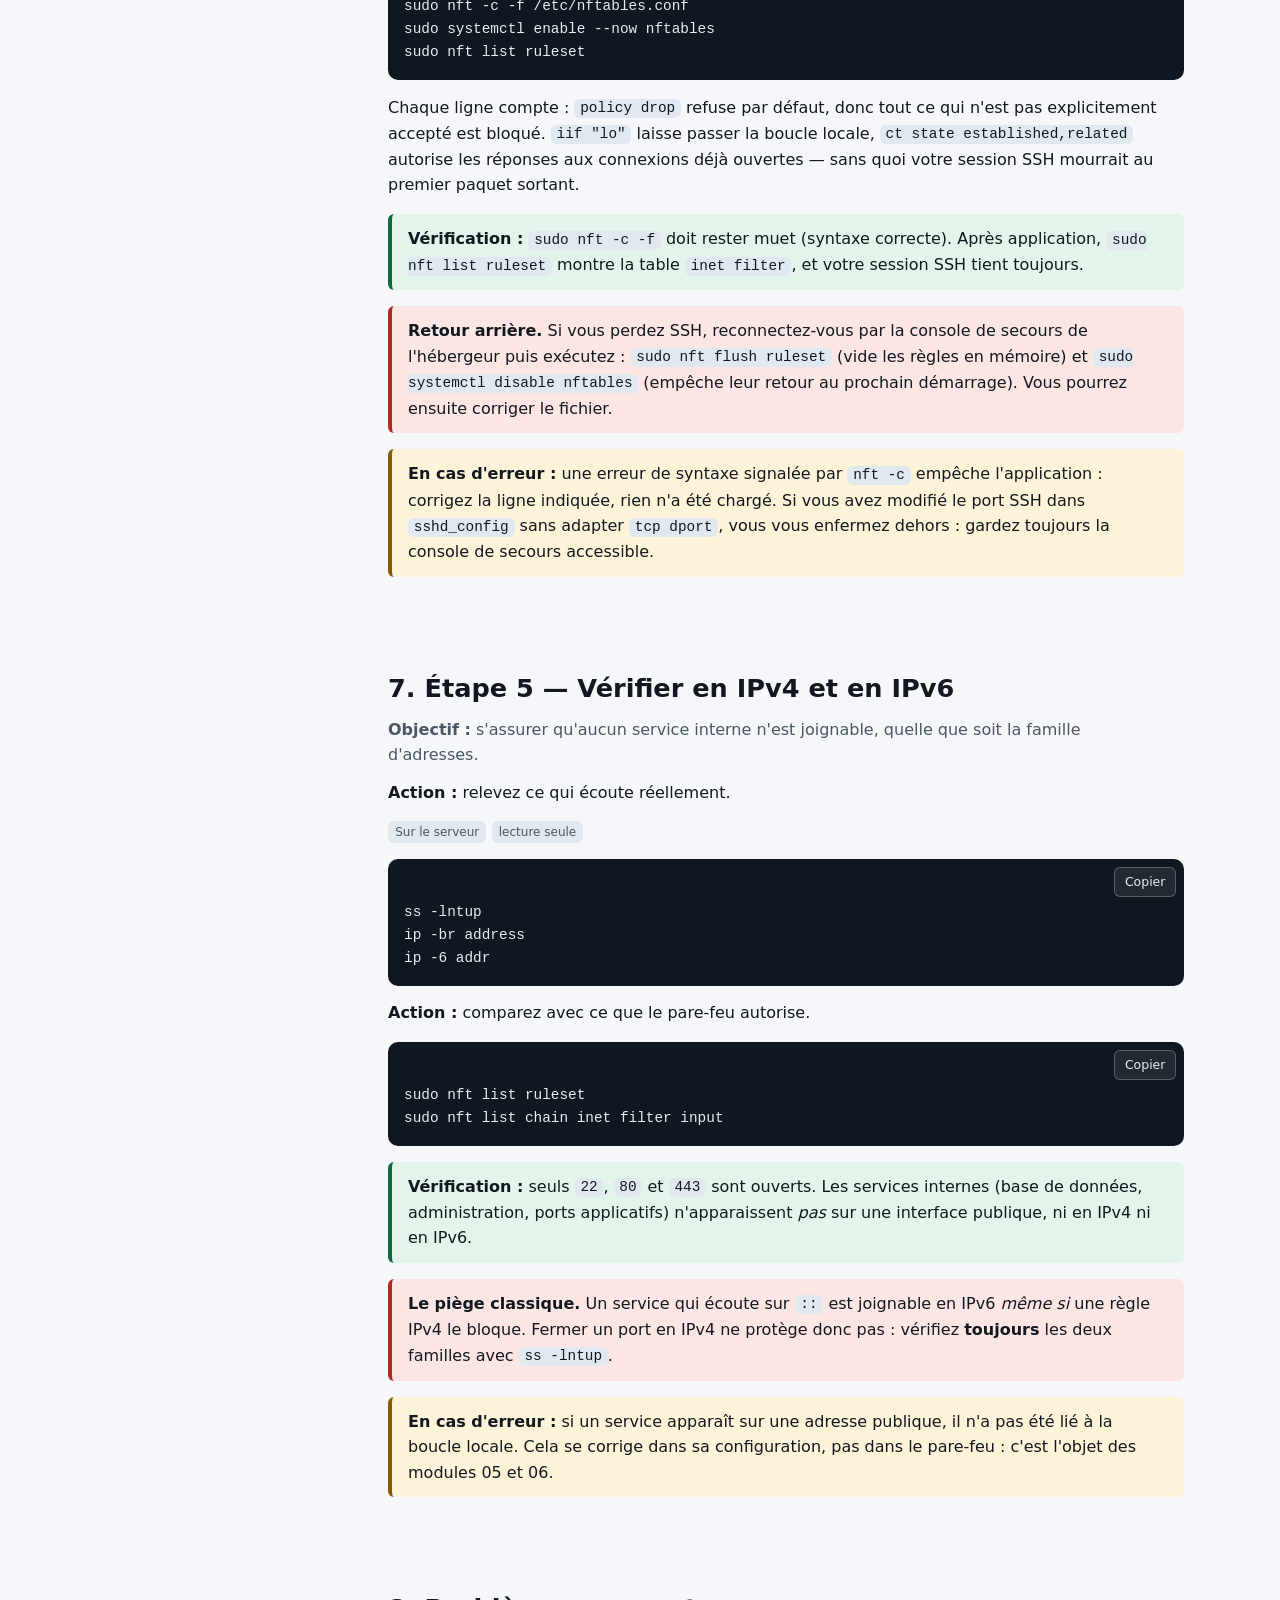
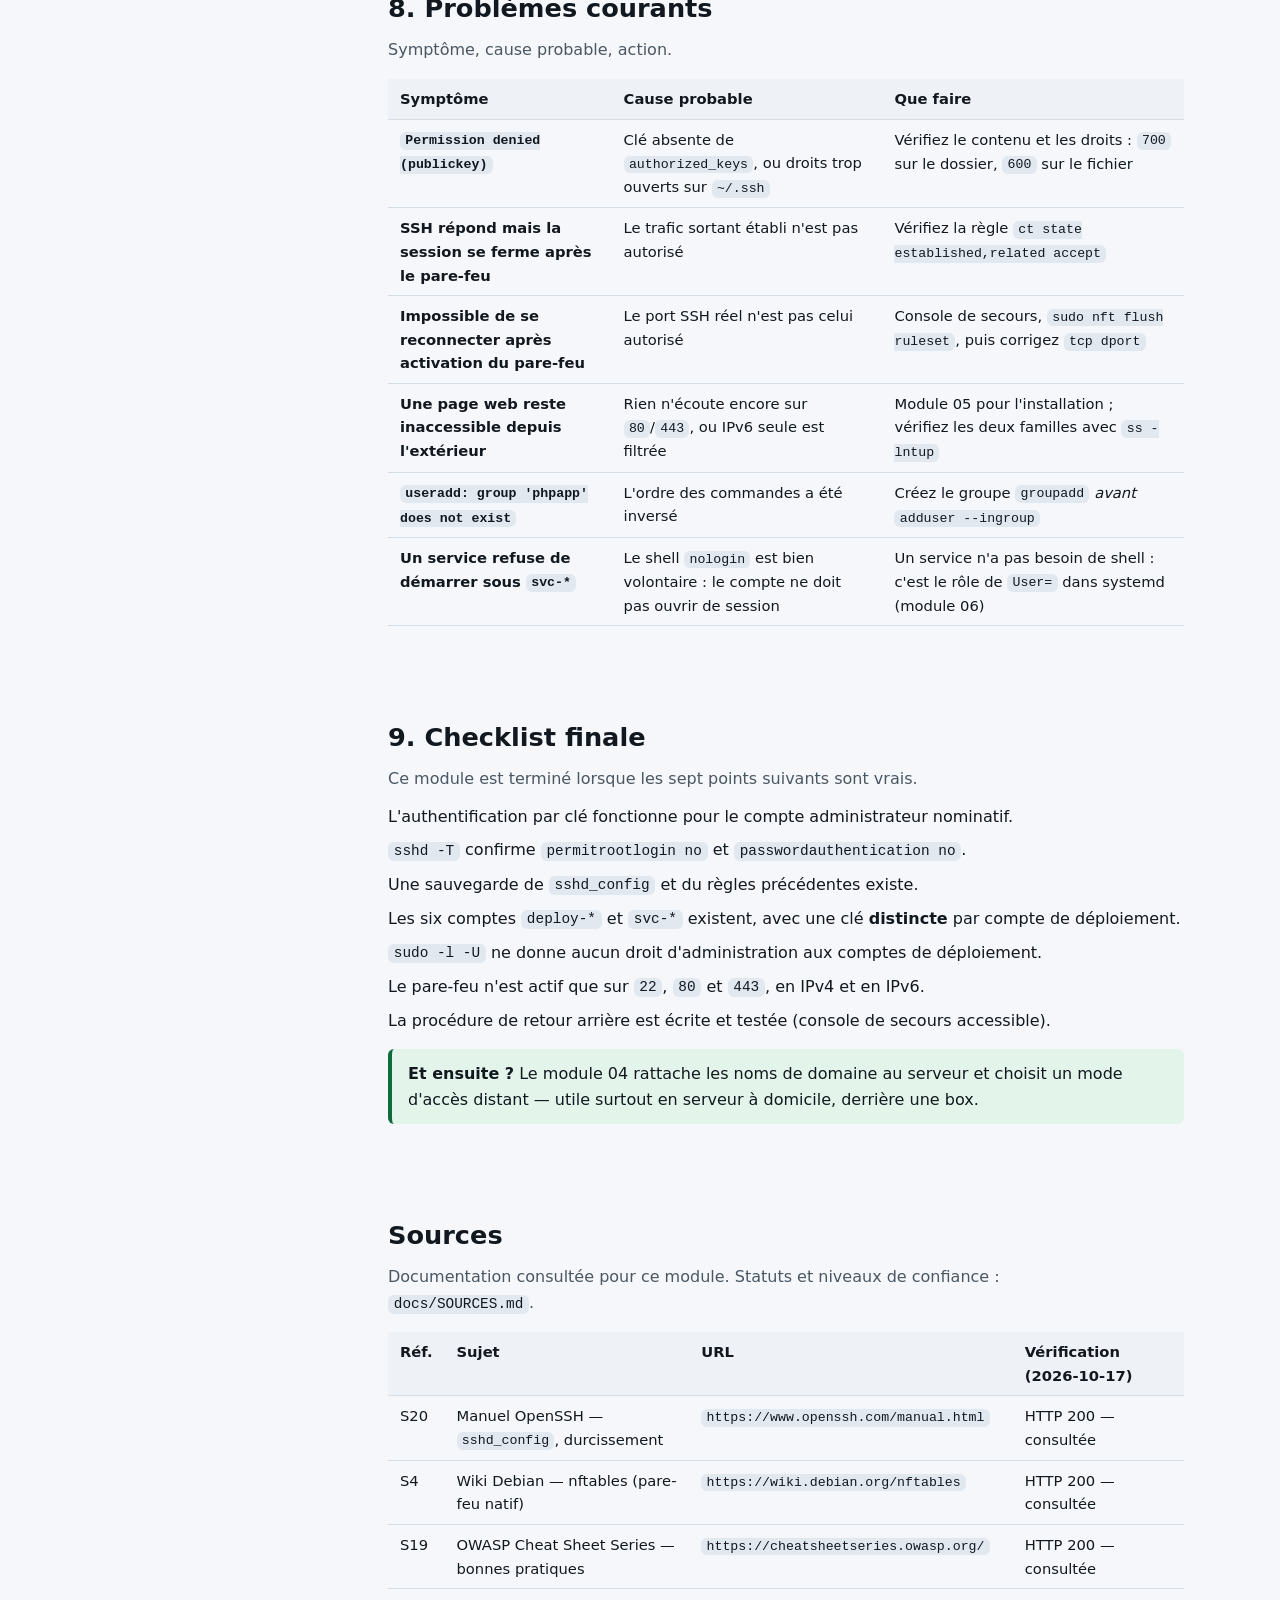
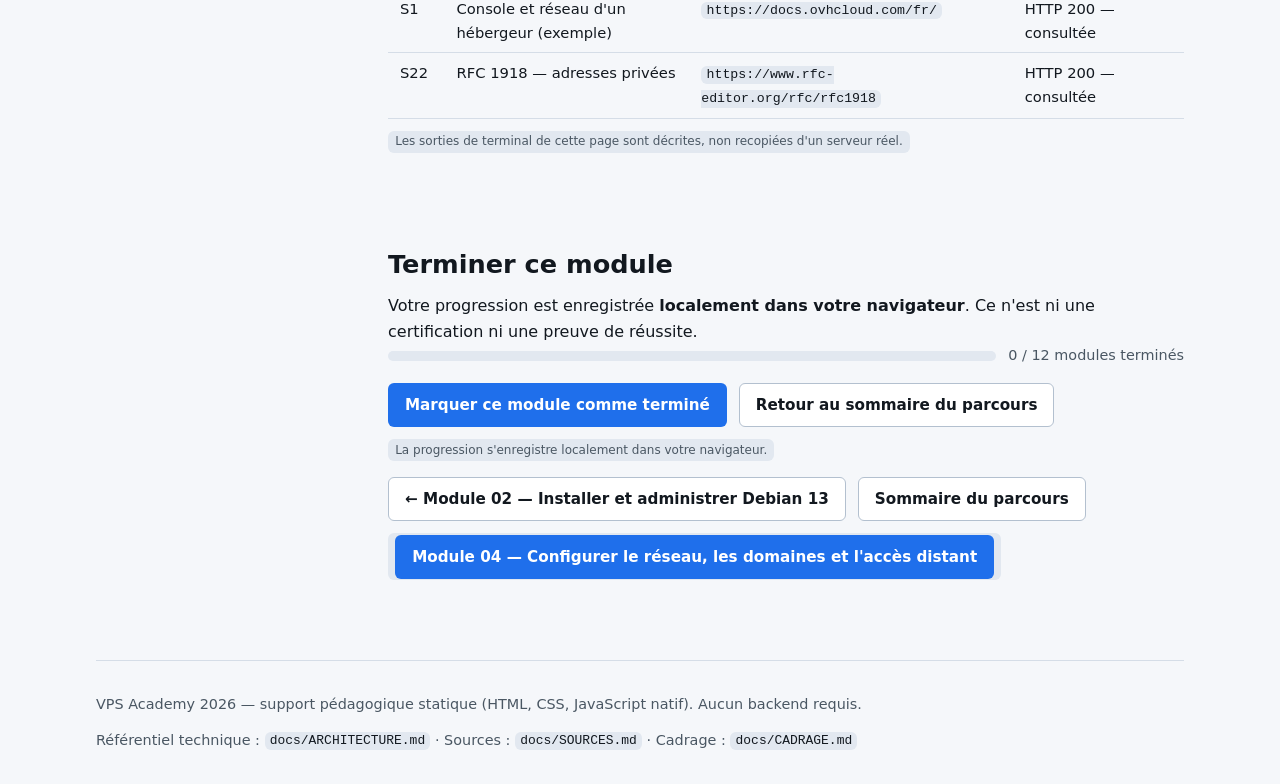
<file: cours/module-03-ssh-root-parefeu.html>
<!doctype html>
<html lang="fr" data-base="..">
<head>
  <meta charset="utf-8">
  <meta name="viewport" content="width=device-width, initial-scale=1">
  <meta name="description" content="Module 03 — Sécuriser SSH, les comptes et le pare-feu : clé SSH, désactivation de la connexion directe de root, comptes de déploiement sans sudo, règles nftables en IPv4 et IPv6.">
  <meta name="color-scheme" content="light">
  <title>Module 03 — Sécuriser SSH, les comptes et le pare-feu · VPS Academy 2026</title>
  <link rel="icon" href="data:image/svg+xml,%3Csvg xmlns='http://www.w3.org/2000/svg' viewBox='0 0 32 32'%3E%3Crect width='32' height='32' rx='7' fill='%231f6feb'/%3E%3Ctext x='16' y='22' font-family='system-ui,sans-serif' font-size='13' font-weight='700' fill='white' text-anchor='middle'%3EV%3C/text%3E%3C/svg%3E">
  <link rel="stylesheet" href="../assets/css/main.css">
  <link rel="stylesheet" href="../assets/css/layout.css">
  <link rel="stylesheet" href="../assets/css/components.css">
</head>
<body>
  <a class="skip-link" href="#contenu">Aller au contenu</a>

  <header class="site-header">
    <div class="wrap site-header__inner">
      <a class="brand" href="../index.html">
        <span class="brand__mark" aria-hidden="true">VPS</span>
        VPS Academy&nbsp;2026
      </a>
      <nav class="header-nav" aria-label="Navigation du module">
        <a href="../index.html#modules">Tous les modules</a>
        <a href="#objectif">Objectif</a>
        <a href="#etape-2">Durcir SSH</a>
        <a href="#etape-4">Pare-feu</a>
        <a href="#checklist">Checklist</a>
      </nav>
    </div>
  </header>

  <main id="contenu" class="wrap">

    <!-- ================================================================== -->
    <!-- Bandeau                                                            -->
    <!-- ================================================================== -->
    <section class="hero" aria-labelledby="titre">
      <p class="eyebrow">Module 03 · Réduire la surface d'attaque</p>
      <h1 id="titre">Sécuriser SSH, les comptes et le pare-feu</h1>
      <p class="lead">
        Un serveur neuf accepte souvent un mot de passe et parfois une connexion
        directe de <code>root</code>. Ce module passe à l'authentification par clé,
        crée les comptes qui déploieront les applications, et ferme tout le reste
        avec un pare-feu qui filtre IPv4 <em>et</em> IPv6.
      </p>
      <div class="status-legend">
        <span class="status-legend__item"><span class="badge badge--published">Module 03</span></span>
        <span class="status-legend__item"><span class="badge badge--drafted">Risque d'enfermement</span> lisez la procédure de retour arrière</span>
        <span class="status-legend__item"><span class="badge badge--planned">Prérequis</span> module 02</span>
      </div>
      <div class="callout callout--danger">
        <strong>Le risque réel de ce module : perdre l'accès au serveur.</strong> Toute
        modification de SSH ou du pare-feu se fait <strong>avec une seconde session déjà
        ouverte</strong> et, idéalement, avec la console de secours de l'hébergeur à portée de
        main. Ne fermez jamais la session qui fonctionne avant d'avoir validé la nouvelle.
      </div>
      <div class="callout callout--warn">
        <strong>Valeurs fictives.</strong> <code>admin@192.0.2.10</code> et le port
        <code>22</code> sont des exemples (RFC&nbsp;5737). Adaptez-les à votre machine ; si
        votre hébergeur fournit un port SSH différent, ne le fermez pas par erreur.
      </div>
    </section>

    <div class="layout layout--aside">

      <!-- ================================================================ -->
      <!-- Sommaire                                                         -->
      <!-- ================================================================ -->
      <aside class="layout__aside">
        <details id="toc" open>
          <summary>Sommaire du module</summary>
          <nav aria-label="Sommaire du module 03">
            <ul class="checklist">
              <li><span><a href="#objectif">1. Objectif du module</a></span></li>
              <li><span><a href="#prerequis">2. Prérequis</a></span></li>
              <li><span><a href="#etape-1">3. Étape 1 — Passer à la clé SSH</a></span></li>
              <li><span><a href="#etape-2">4. Étape 2 — Durcir sshd sans se couper l'accès</a></span></li>
              <li><span><a href="#etape-3">5. Étape 3 — Comptes de déploiement et d'exécution</a></span></li>
              <li><span><a href="#etape-4">6. Étape 4 — Écrire le pare-feu nftables</a></span></li>
              <li><span><a href="#etape-5">7. Étape 5 — Vérifier en IPv4 et en IPv6</a></span></li>
              <li><span><a href="#problemes">8. Problèmes courants</a></span></li>
              <li><span><a href="#checklist">9. Checklist finale</a></span></li>
              <li><span><a href="#sources">Sources</a></span></li>
            </ul>
          </nav>
        </details>
      </aside>

      <div class="layout__main">

        <!-- ============================================================== -->
        <!-- 1. Objectif                                                    -->
        <!-- ============================================================== -->
        <section class="section" id="objectif" aria-labelledby="objectif-titre">
          <div class="section__head">
            <h2 id="objectif-titre">1. Objectif du module</h2>
            <p>
              À la fin de ce module, l'accès au serveur est nominatif et chiffré, les comptes
              applicatifs existent, et seuls SSH, HTTP et HTTPS sont joignables depuis Internet.
            </p>
          </div>
          <ul class="checklist">
            <li><span><strong>Authentifier</strong> l'administrateur par clé, sans mot de passe.</span></li>
            <li><span><strong>Désactiver</strong> la connexion SSH directe de <code>root</code>, après vérification.</span></li>
            <li><span><strong>Créer</strong> les comptes <code>deploy-*</code> (déploiement, sans <code>sudo</code>) et <code>svc-*</code> (exécution, sans connexion).</span></li>
            <li><span><strong>Filtrer</strong> le réseau avec nftables, en IPv4 comme en IPv6.</span></li>
            <li><span><strong>Documenter</strong> le retour arrière avant d'appliquer quoi que ce soit.</span></li>
          </ul>
          <div class="callout">
            <strong>Pourquoi séparer déployer et exécuter&nbsp;?</strong> Le compte qui écrit les
            fichiers n'est pas celui qui fait tourner le service. Une faille dans l'application
            ne donne donc pas le droit de modifier son propre code.
          </div>
        </section>

        <!-- ============================================================== -->
        <!-- 2. Prérequis                                                   -->
        <!-- ============================================================== -->
        <section class="section" id="prerequis" aria-labelledby="prerequis-titre">
          <div class="section__head">
            <h2 id="prerequis-titre">2. Prérequis</h2>
            <p>Le module 02 doit être terminé.</p>
          </div>
          <ul class="checklist">
            <li><span>Le compte administrateur nominatif fonctionne et <code>sudo</code> est validé.</span></li>
            <li><span>Vous disposez d'un client SSH sur votre poste local (<code>ssh -V</code> répond).</span></li>
            <li><span>La <strong>console de secours</strong> de l'hébergeur est ouverte dans un onglet&nbsp;: c'est votre seul retour si le pare-feu se referme.</span></li>
          </ul>
          <div class="callout callout--warn">
            <strong>Notez votre configuration actuelle avant de la modifier.</strong> Un
            <code>cp</code> de sauvegarde et une copie de <code>sudo nft list ruleset</code> dans
            un fichier local vous éviteront bien des sueurs.
          </div>
        </section>

        <!-- ============================================================== -->
        <!-- 3. Étape 1 — clé SSH                                           -->
        <!-- ============================================================== -->
        <section class="section" id="etape-1" aria-labelledby="etape-1-titre">
          <div class="section__head">
            <h2 id="etape-1-titre">3. Étape 1 — Passer à l'authentification par clé</h2>
            <p><strong>Objectif&nbsp;:</strong> se connecter sans mot de passe, avec une clé qui ne quitte jamais le poste local.</p>
          </div>

          <p><strong>Action&nbsp;:</strong> générez une paire de clés <em>sur votre poste local</em>.</p>
          <p><span class="tag">Poste local</span> <span class="tag">utilisateur : vous</span></p>

          <div class="code-block">
            <button class="code-block__copy" type="button" data-copy="cmd03-keygen">Copier</button>
            <pre id="cmd03-keygen">ssh-keygen -t ed25519 -C "poste-local-admin"</pre>
          </div>

          <p>
            <code>ssh-keygen</code> crée <strong>deux</strong> fichiers&nbsp;: une clé
            <em>privée</em> (qui reste chez vous, protégée par une phrase secrète) et une clé
            <em>publique</em> (<code>.pub</code>) qui, elle, peut être copiée sur le serveur.
          </p>

          <p><strong>Action&nbsp;:</strong> installez la clé publique sur le serveur.</p>
          <p><span class="tag">Poste local</span> <span class="tag">modifie le serveur</span></p>

          <div class="code-block">
            <button class="code-block__copy" type="button" data-copy="cmd03-copyid">Copier</button>
            <pre id="cmd03-copyid">ssh-copy-id -i ~/.ssh/id_ed25519.pub admin@192.0.2.10</pre>
          </div>

          <div class="callout callout--danger">
            <strong>N'exécutez jamais un bloc copié dans ce module sans l'avoir compris.</strong>
            Le retour arrière de cette étape consiste simplement à supprimer la ligne ajoutée par
            <code>ssh-copy-id</code> dans <code>~/.ssh/authorized_keys</code> du compte concerné.
          </div>

          <div class="callout callout--ok">
            <p><strong>Vérification&nbsp;:</strong> testez explicitement l'authentification par clé,
              sans mot de passe&nbsp;:
              <code>ssh -o PreferredAuthentications=publickey admin@192.0.2.10 whoami</code>
              doit afficher <code>admin</code>.</p>
          </div>

          <div class="callout callout--warn">
            <p><strong>En cas d'erreur&nbsp;:</strong> <code>Permission denied (publickey)</code>
              signifie que la clé publique n'a pas atteint <code>authorized_keys</code> ou que les
              droits du dossier <code>~/.ssh</code> sont trop ouverts&nbsp;: sur le serveur,
              <code>chmod 700 ~/.ssh</code> et <code>chmod 600 ~/.ssh/authorized_keys</code>.
              <code>ssh-copy-id: command not found</code>&nbsp;: le paquet
              <code>openssh-client</code> est incomplet sur votre poste.</p>
          </div>
        </section>

        <!-- ============================================================== -->
        <!-- 4. Étape 2 — durcir sshd                                       -->
        <!-- ============================================================== -->
        <section class="section" id="etape-2" aria-labelledby="etape-2-titre">
          <div class="section__head">
            <h2 id="etape-2-titre">4. Étape 2 — Durcir sshd sans se couper l'accès</h2>
            <p><strong>Objectif&nbsp;:</strong> interdire la connexion directe de <code>root</code> et l'authentification par mot de passe.</p>
          </div>

          <p><strong>Action&nbsp;:</strong> lisez d'abord la configuration <em>effective</em>, puis sauvegardez-la.</p>
          <p><span class="tag">Sur le serveur</span> <span class="tag">lecture seule</span></p>

          <div class="code-block">
            <button class="code-block__copy" type="button" data-copy="cmd03-sshd-lire">Copier</button>
            <pre id="cmd03-sshd-lire">sudo sshd -T | grep -Ei 'permitrootlogin|passwordauthentication|pubkeyauthentication'
sudo cp -a /etc/ssh/sshd_config /etc/ssh/sshd_config.avant-durcissement</pre>
          </div>

          <p>
            <code>sshd -T</code> affiche la configuration <strong>réellement appliquée</strong>,
            après fusion de tous les fichiers inclus&nbsp;: bien plus fiable qu'une lecture du
            fichier, où une directive peut être commentée puis redéfinie ailleurs.
          </p>

          <p><strong>Action&nbsp;:</strong> éditez la configuration, puis testez-la <em>avant</em> de recharger.</p>
          <p><span class="tag">Sur le serveur</span> <span class="tag">modifie la machine</span></p>

          <div class="code-block">
            <button class="code-block__copy" type="button" data-copy="cmd03-sshd-config">Copier</button>
            <pre id="cmd03-sshd-config">sudoedit /etc/ssh/sshd_config</pre>
          </div>

          <p>Les trois directives à obtenir explicitement&nbsp;:</p>
          <div class="code-block">
            <button class="code-block__copy" type="button" data-copy="cmd03-sshd-directives">Copier</button>
            <pre id="cmd03-sshd-directives">PermitRootLogin no
PasswordAuthentication no
PubkeyAuthentication yes</pre>
          </div>

          <div class="code-block">
            <button class="code-block__copy" type="button" data-copy="cmd03-sshd-apply">Copier</button>
            <pre id="cmd03-sshd-apply">sudo sshd -t
sudo systemctl reload ssh</pre>
          </div>

          <p>
            <code>sshd -t</code> valide la syntaxe <strong>sans rien appliquer</strong>&nbsp;: s'il
            ne dit rien, la configuration est acceptée. Le <code>reload</code> (et non
            <code>restart</code>) ne coupe pas les sessions déjà établies.
          </p>

          <div class="callout callout--ok">
            <p><strong>Vérification&nbsp;:</strong> ouvrez une <strong>nouvelle</strong> session avec
              votre clé. Elle doit fonctionner. Puis vérifiez
              <code>sudo sshd -T</code> filtré sur
              <code>permitrootlogin</code> et <code>passwordauthentication</code>&nbsp;: les
              valeurs doivent être <code>no</code>.</p>
          </div>

          <div class="callout callout--danger">
            <strong>Retour arrière.</strong> Si la nouvelle session ne s'ouvre plus, utilisez la
            session encore ouverte (ou la console de secours) pour restaurer&nbsp;:
            <code>sudo cp -a /etc/ssh/sshd_config.avant-durcissement /etc/ssh/sshd_config</code> puis
            <code>sudo systemctl reload ssh</code>.
          </div>

          <div class="callout callout--warn">
            <p><strong>En cas d'erreur&nbsp;:</strong> <code>Bad configuration option</code> ou
              <code>line N: Bad yes/no argument</code> vient de <code>sshd -t</code>&nbsp;: corrigez la
              ligne indiquée avant de recharger. Un <code>reload</code> refusé laisse la
              configuration précédente en place&nbsp;: vous n'avez rien perdu.</p>
          </div>
        </section>

        <!-- ============================================================== -->
        <!-- 5. Étape 3 — comptes de déploiement                            -->
        <!-- ============================================================== -->
        <section class="section" id="etape-3" aria-labelledby="etape-3-titre">
          <div class="section__head">
            <h2 id="etape-3-titre">5. Étape 3 — Comptes de déploiement et d'exécution</h2>
            <p><strong>Objectif&nbsp;:</strong> créer trois paires de comptes séparées, sans aucun droit d'administration.</p>
          </div>

          <p><strong>Action&nbsp;:</strong> créez les comptes de l'application A (React + Express).</p>
          <p><span class="tag">Sur le serveur</span> <span class="tag">modifie la machine</span></p>

          <div class="code-block">
            <button class="code-block__copy" type="button" data-copy="cmd03-comptes">Copier</button>
            <pre id="cmd03-comptes">sudo groupadd reactapp
sudo adduser --disabled-password --gecos "" deploy-react
sudo adduser --system --no-create-home --shell /usr/sbin/nologin --ingroup reactapp svc-react
sudo usermod -aG reactapp deploy-react</pre>
          </div>

          <p>
            <code>deploy-react</code> déploie&nbsp;: il garde un shell interactif et des permissions
            limitées à <code>/srv/apps/react-app</code>. <code>svc-react</code> exécute&nbsp;: aucun
            shell (<code>nologin</code>), aucune clé SSH. Les deux partagent le groupe
            <code>reactapp</code>.
          </p>

          <p><strong>Action&nbsp;:</strong> répétez pour les deux autres applications.</p>
          <div class="code-block">
            <button class="code-block__copy" type="button" data-copy="cmd03-comptes-reste">Copier</button>
            <pre id="cmd03-comptes-reste">sudo groupadd phpapp
sudo adduser --disabled-password --gecos "" deploy-php
sudo adduser --system --no-create-home --shell /usr/sbin/nologin --ingroup phpapp svc-php
sudo usermod -aG phpapp deploy-php

sudo groupadd pythonapp
sudo adduser --disabled-password --gecos "" deploy-python
sudo adduser --system --no-create-home --shell /usr/sbin/nologin --ingroup pythonapp svc-python
sudo usermod -aG pythonapp deploy-python</pre>
          </div>

          <div class="code-block">
            <button class="code-block__copy" type="button" data-copy="cmd03-comptes-verif">Copier</button>
            <pre id="cmd03-comptes-verif">id deploy-react
sudo -l -U deploy-react
getent group reactapp phpapp pythonapp</pre>
          </div>

          <div class="callout callout--ok">
            <p><strong>Vérification&nbsp;:</strong> <code>id deploy-react</code> liste
              <code>reactapp</code> mais <strong>pas</strong> <code>sudo</code>.
              <code>sudo -l -U deploy-react</code> ne doit proposer aucune commande. Installez
              ensuite une clé <strong>distincte</strong> par compte de déploiement, avec
              <code>ssh-copy-id</code> — jamais la même clé partout.</p>
          </div>

          <div class="callout callout--warn">
            <p><strong>En cas d'erreur&nbsp;:</strong> <code>group reactapp already exists</code> est
              sans gravité, le groupe est déjà créé. <code>user already exists</code> de même.
              Retour arrière d'un compte&nbsp;: <code>sudo deluser --remove-home deploy-react</code>
              (le compte de déploiement n'a pas de fichiers système).</p>
          </div>

          <div class="callout">
            <strong>Limite à connaître.</strong> Trois comptes séparés réduisent les risques, mais
            <strong>ne constituent pas une isolation complète</strong>&nbsp;: sans conteneur ni
            machine virtuelle, une compromission de <code>root</code> atteint les trois
            applications.
          </div>
        </section>

        <!-- ============================================================== -->
        <!-- 6. Étape 4 — pare-feu                                          -->
        <!-- ============================================================== -->
        <section class="section" id="etape-4" aria-labelledby="etape-4-titre">
          <div class="section__head">
            <h2 id="etape-4-titre">6. Étape 4 — Écrire le pare-feu nftables</h2>
            <p><strong>Objectif&nbsp;:</strong> ne laisser entrer que SSH, HTTP et HTTPS — en IPv4 comme en IPv6.</p>
          </div>

          <p>
            nftables est le pare-feu natif de Debian. Une <strong>table <code>inet</code></strong>
            traite les deux familles d'adresses dans un seul jeu de règles&nbsp;: impossible
            d'oublier IPv6.
          </p>

          <p><strong>Action&nbsp;:</strong> écrivez le fichier de règles, sauvegardez-le, puis
            vérifiez sa syntaxe <em>sans l'appliquer</em>.</p>
          <p><span class="tag">Sur le serveur</span> <span class="tag">modifie la machine</span></p>

          <div class="code-block">
            <button class="code-block__copy" type="button" data-copy="cmd03-nft-backup">Copier</button>
            <pre id="cmd03-nft-backup">sudo cp -a /etc/nftables.conf /etc/nftables.conf.avant-durcissement
sudo nft list ruleset | tee ~/nft-avant.txt</pre>
          </div>

          <div class="code-block">
            <button class="code-block__copy" type="button" data-copy="cmd03-nft-conf">Copier</button>
            <pre id="cmd03-nft-conf">sudoedit /etc/nftables.conf</pre>
          </div>

          <p>Contenu à écrire (adaptez le port SSH si le vôtre diffère)&nbsp;:</p>
          <div class="code-block">
            <button class="code-block__copy" type="button" data-copy="cmd03-nft-regles">Copier</button>
            <pre id="cmd03-nft-regles">#!/usr/sbin/nft -f
flush ruleset

table inet filter {
  chain input {
    type filter hook input priority filter; policy drop;

    iif "lo" accept
    ct state established,related accept
    ct state invalid drop

    ip protocol icmp accept
    ip6 nexthdr ipv6-icmp accept

    tcp dport 22 accept
    tcp dport { 80, 443 } accept
  }

  chain forward {
    type filter hook forward priority filter; policy drop;
  }

  chain output {
    type filter hook output priority filter; policy accept;
  }
}</pre>
          </div>

          <div class="code-block">
            <button class="code-block__copy" type="button" data-copy="cmd03-nft-apply">Copier</button>
            <pre id="cmd03-nft-apply">sudo nft -c -f /etc/nftables.conf
sudo systemctl enable --now nftables
sudo nft list ruleset</pre>
          </div>

          <p>
            Chaque ligne compte&nbsp;: <code>policy drop</code> refuse par défaut, donc tout ce qui
            n'est pas explicitement accepté est bloqué. <code>iif "lo"</code> laisse passer la
            boucle locale, <code>ct state established,related</code> autorise les réponses aux
            connexions déjà ouvertes — sans quoi votre session SSH mourrait au premier paquet
            sortant.
          </p>

          <div class="callout callout--ok">
            <p><strong>Vérification&nbsp;:</strong> <code>sudo nft -c -f</code> doit rester muet
              (syntaxe correcte). Après application, <code>sudo nft list ruleset</code> montre la
              table <code>inet filter</code>, et votre session SSH tient toujours.</p>
          </div>

          <div class="callout callout--danger">
            <strong>Retour arrière.</strong> Si vous perdez SSH, reconnectez-vous par la console de
            secours de l'hébergeur puis exécutez&nbsp;: <code>sudo nft flush ruleset</code>
            (vide les règles en mémoire) et <code>sudo systemctl disable nftables</code> (empêche
            leur retour au prochain démarrage). Vous pourrez ensuite corriger le fichier.
          </div>

          <div class="callout callout--warn">
            <p><strong>En cas d'erreur&nbsp;:</strong> une erreur de syntaxe signalée par
              <code>nft -c</code> empêche l'application&nbsp;: corrigez la ligne indiquée, rien
              n'a été chargé. Si vous avez modifié le port SSH dans <code>sshd_config</code> sans
              adapter <code>tcp dport</code>, vous vous enfermez dehors&nbsp;: gardez toujours la
              console de secours accessible.</p>
          </div>
        </section>

        <!-- ============================================================== -->
        <!-- 7. Étape 5 — vérifier IPv4/IPv6                                -->
        <!-- ============================================================== -->
        <section class="section" id="etape-5" aria-labelledby="etape-5-titre">
          <div class="section__head">
            <h2 id="etape-5-titre">7. Étape 5 — Vérifier en IPv4 et en IPv6</h2>
            <p><strong>Objectif&nbsp;:</strong> s'assurer qu'aucun service interne n'est joignable, quelle que soit la famille d'adresses.</p>
          </div>

          <p><strong>Action&nbsp;:</strong> relevez ce qui écoute réellement.</p>
          <p><span class="tag">Sur le serveur</span> <span class="tag">lecture seule</span></p>

          <div class="code-block">
            <button class="code-block__copy" type="button" data-copy="cmd03-ecoute">Copier</button>
            <pre id="cmd03-ecoute">ss -lntup
ip -br address
ip -6 addr</pre>
          </div>

          <p><strong>Action&nbsp;:</strong> comparez avec ce que le pare-feu autorise.</p>
          <div class="code-block">
            <button class="code-block__copy" type="button" data-copy="cmd03-nft-verif">Copier</button>
            <pre id="cmd03-nft-verif">sudo nft list ruleset
sudo nft list chain inet filter input</pre>
          </div>

          <div class="callout callout--ok">
            <p><strong>Vérification&nbsp;:</strong> seuls <code>22</code>, <code>80</code> et
              <code>443</code> sont ouverts. Les services internes (base de données,
              administration, ports applicatifs) n'apparaissent <em>pas</em> sur une interface
              publique, ni en IPv4 ni en IPv6.</p>
          </div>

          <div class="callout callout--danger">
            <strong>Le piège classique.</strong> Un service qui écoute sur <code>::</code> est
            joignable en IPv6 <em>même si</em> une règle IPv4 le bloque. Fermer un port en IPv4
            ne protège donc pas&nbsp;: vérifiez <strong>toujours</strong> les deux familles avec
            <code>ss -lntup</code>.
          </div>

          <div class="callout callout--warn">
            <p><strong>En cas d'erreur&nbsp;:</strong> si un service apparaît sur une adresse
            publique, il n'a pas été lié à la boucle locale. Cela se corrige dans sa configuration,
            pas dans le pare-feu&nbsp;: c'est l'objet des modules 05 et 06.</p>
          </div>
        </section>

        <!-- ============================================================== -->
        <!-- 8. Problèmes courants                                          -->
        <!-- ============================================================== -->
        <section class="section" id="problemes" aria-labelledby="problemes-titre">
          <div class="section__head">
            <h2 id="problemes-titre">8. Problèmes courants</h2>
            <p>Symptôme, cause probable, action.</p>
          </div>
          <div class="table-wrap">
            <table>
              <caption class="visually-hidden">Problèmes courants : symptôme, cause probable et action</caption>
              <thead>
                <tr><th scope="col">Symptôme</th><th scope="col">Cause probable</th><th scope="col">Que faire</th></tr>
              </thead>
              <tbody>
                <tr>
                  <th scope="row"><code>Permission denied (publickey)</code></th>
                  <td>Clé absente de <code>authorized_keys</code>, ou droits trop ouverts sur <code>~/.ssh</code></td>
                  <td>Vérifiez le contenu et les droits&nbsp;: <code>700</code> sur le dossier, <code>600</code> sur le fichier</td>
                </tr>
                <tr>
                  <th scope="row">SSH répond mais la session se ferme après le pare-feu</th>
                  <td>Le trafic sortant établi n'est pas autorisé</td>
                  <td>Vérifiez la règle <code>ct state established,related accept</code></td>
                </tr>
                <tr>
                  <th scope="row">Impossible de se reconnecter après activation du pare-feu</th>
                  <td>Le port SSH réel n'est pas celui autorisé</td>
                  <td>Console de secours, <code>sudo nft flush ruleset</code>, puis corrigez <code>tcp dport</code></td>
                </tr>
                <tr>
                  <th scope="row">Une page web reste inaccessible depuis l'extérieur</th>
                  <td>Rien n'écoute encore sur <code>80</code>/<code>443</code>, ou IPv6 seule est filtrée</td>
                  <td>Module 05 pour l'installation&nbsp;; vérifiez les deux familles avec <code>ss -lntup</code></td>
                </tr>
                <tr>
                  <th scope="row"><code>useradd: group 'phpapp' does not exist</code></th>
                  <td>L'ordre des commandes a été inversé</td>
                  <td>Créez le groupe <code>groupadd</code> <em>avant</em> <code>adduser --ingroup</code></td>
                </tr>
                <tr>
                  <th scope="row">Un service refuse de démarrer sous <code>svc-*</code></th>
                  <td>Le shell <code>nologin</code> est bien volontaire&nbsp;: le compte ne doit pas ouvrir de session</td>
                  <td>Un service n'a pas besoin de shell&nbsp;: c'est le rôle de <code>User=</code> dans systemd (module 06)</td>
                </tr>
              </tbody>
            </table>
          </div>
        </section>

        <!-- ============================================================== -->
        <!-- 9. Checklist finale                                            -->
        <!-- ============================================================== -->
        <section class="section" id="checklist" aria-labelledby="checklist-titre">
          <div class="section__head">
            <h2 id="checklist-titre">9. Checklist finale</h2>
            <p>Ce module est terminé lorsque les sept points suivants sont vrais.</p>
          </div>
          <ul class="checklist">
            <li><span>L'authentification par clé fonctionne pour le compte administrateur nominatif.</span></li>
            <li><span><code>sshd -T</code> confirme <code>permitrootlogin no</code> et <code>passwordauthentication no</code>.</span></li>
            <li><span>Une sauvegarde de <code>sshd_config</code> et du règles précédentes existe.</span></li>
            <li><span>Les six comptes <code>deploy-*</code> et <code>svc-*</code> existent, avec une clé <strong>distincte</strong> par compte de déploiement.</span></li>
            <li><span><code>sudo -l -U</code> ne donne aucun droit d'administration aux comptes de déploiement.</span></li>
            <li><span>Le pare-feu n'est actif que sur <code>22</code>, <code>80</code> et <code>443</code>, en IPv4 et en IPv6.</span></li>
            <li><span>La procédure de retour arrière est écrite et testée (console de secours accessible).</span></li>
          </ul>
          <div class="callout callout--ok">
            <strong>Et ensuite&nbsp;?</strong> Le module 04 rattache les noms de domaine au serveur
            et choisit un mode d'accès distant — utile surtout en serveur à domicile, derrière une
            box.
          </div>
        </section>

        <!-- ============================================================== -->
        <!-- Sources                                                        -->
        <!-- ============================================================== -->
        <section class="section" id="sources" aria-labelledby="sources-titre">
          <div class="section__head">
            <h2 id="sources-titre">Sources</h2>
            <p>Documentation consultée pour ce module. Statuts et niveaux de confiance : <code>docs/SOURCES.md</code>.</p>
          </div>
          <div class="table-wrap">
            <table>
              <caption class="visually-hidden">Sources consultées pour le module 03</caption>
              <thead>
                <tr><th scope="col">Réf.</th><th scope="col">Sujet</th><th scope="col">URL</th><th scope="col">Vérification (2026-10-17)</th></tr>
              </thead>
              <tbody>
                <tr><td>S20</td><td>Manuel OpenSSH — <code>sshd_config</code>, durcissement</td><td><code>https://www.openssh.com/manual.html</code></td><td>HTTP 200 — consultée</td></tr>
                <tr><td>S4</td><td>Wiki Debian — nftables (pare-feu natif)</td><td><code>https://wiki.debian.org/nftables</code></td><td>HTTP 200 — consultée</td></tr>
                <tr><td>S19</td><td>OWASP Cheat Sheet Series — bonnes pratiques</td><td><code>https://cheatsheetseries.owasp.org/</code></td><td>HTTP 200 — consultée</td></tr>
                <tr><td>S1</td><td>Console et réseau d'un hébergeur (exemple)</td><td><code>https://docs.ovhcloud.com/fr/</code></td><td>HTTP 200 — consultée</td></tr>
                <tr><td>S22</td><td>RFC 1918 — adresses privées</td><td><code>https://www.rfc-editor.org/rfc/rfc1918</code></td><td>HTTP 200 — consultée</td></tr>
              </tbody>
            </table>
          </div>
          <p class="tag">Les sorties de terminal de cette page sont décrites, non recopiées d'un serveur réel.</p>
        </section>

        <!-- ============================================================== -->
        <!-- Terminer ce module                                             -->
        <!-- ============================================================== -->
        <section class="section" aria-labelledby="fin-titre">
          <h2 id="fin-titre">Terminer ce module</h2>
          <p>
            Votre progression est enregistrée <strong>localement dans votre navigateur</strong>.
            Ce n'est ni une certification ni une preuve de réussite.
          </p>

          <div class="progress">
            <div class="progress__track">
              <div class="progress__bar" id="progress-bar-fill" role="progressbar" aria-label="Progression locale" aria-valuemin="0" aria-valuemax="100" aria-valuenow="0"></div>
            </div>
            <span class="progress__label" id="progress-label">Progression en cours de chargement</span>
          </div>

          <div class="toolbar">
            <button class="btn" type="button" id="mark-done" disabled>Marquer ce module comme terminé</button>
            <a class="btn secondary" href="../index.html#modules">Retour au sommaire du parcours</a>
          </div>
          <p class="tag" id="mark-done-hint">La progression s'enregistre localement dans votre navigateur.</p>

          <noscript>
            <div class="callout callout--warn">
              <strong>JavaScript est désactivé.</strong> Le contenu de ce module reste
              <strong>entièrement lisible</strong> : les étapes, les commandes et les tableaux
              fonctionnent sans JavaScript. Seuls le bouton de progression et la navigation
              dynamique entre modules sont inactifs.
            </div>
          </noscript>

          <nav class="toolbar" aria-label="Navigation entre les modules">
            <a class="btn secondary" href="../index.html">Sommaire du parcours</a>
            <span id="module-next" class="tag">Module suivant : à venir</span>
          </nav>
        </section>

      </div><!-- /.layout__main -->
    </div><!-- /.layout -->

    <footer class="site-footer">
      <p>VPS Academy 2026 — support pédagogique statique (HTML, CSS, JavaScript natif). Aucun backend requis.</p>
      <p>Référentiel technique : <code>docs/ARCHITECTURE.md</code> · Sources : <code>docs/SOURCES.md</code> · Cadrage : <code>docs/CADRAGE.md</code></p>
    </footer>
  </main>

  <!-- Sans JavaScript, le contenu reste lisible : ce script n'ajoute que des -->
  <!-- commodités (copie, progression, navigation entre modules).             -->
  <script type="module">
    import { initModulePage } from "../assets/js/module-page.js";
    initModulePage("03");
  </script>
</body>
</html>
</file>
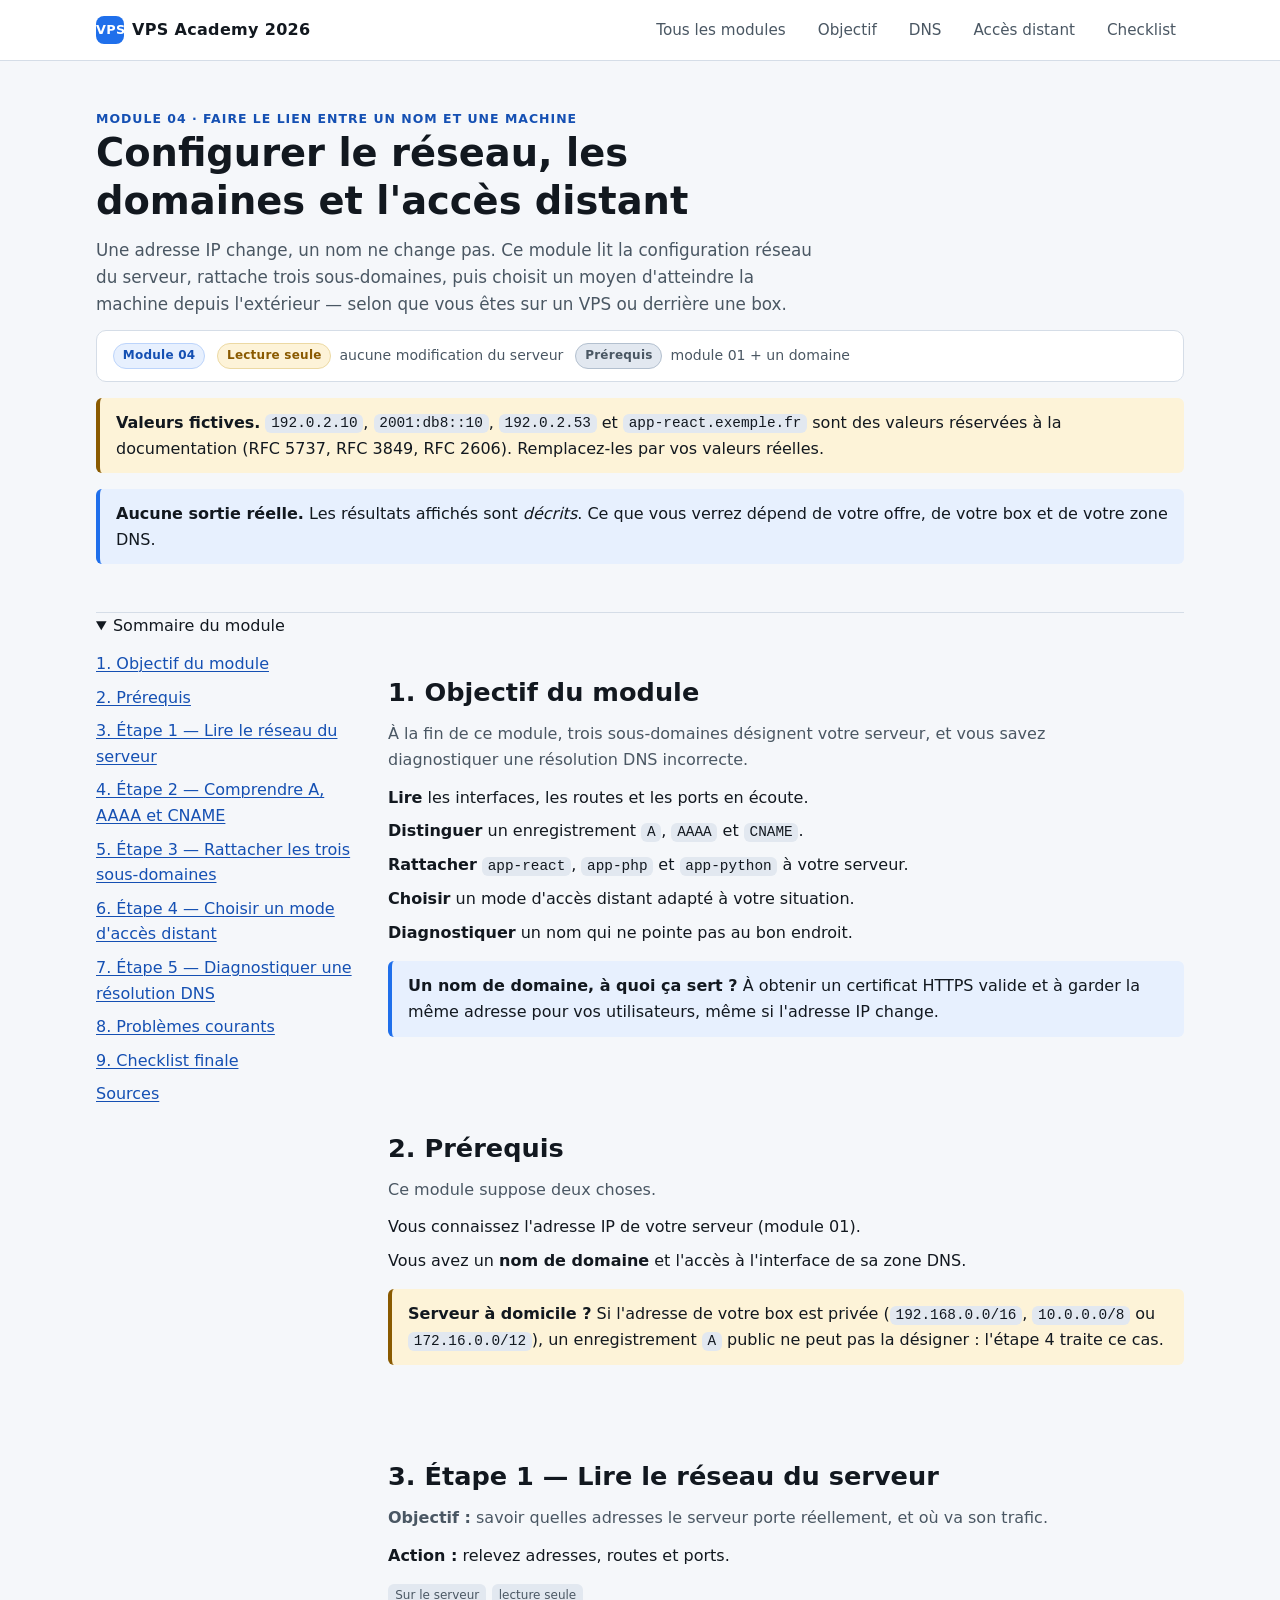
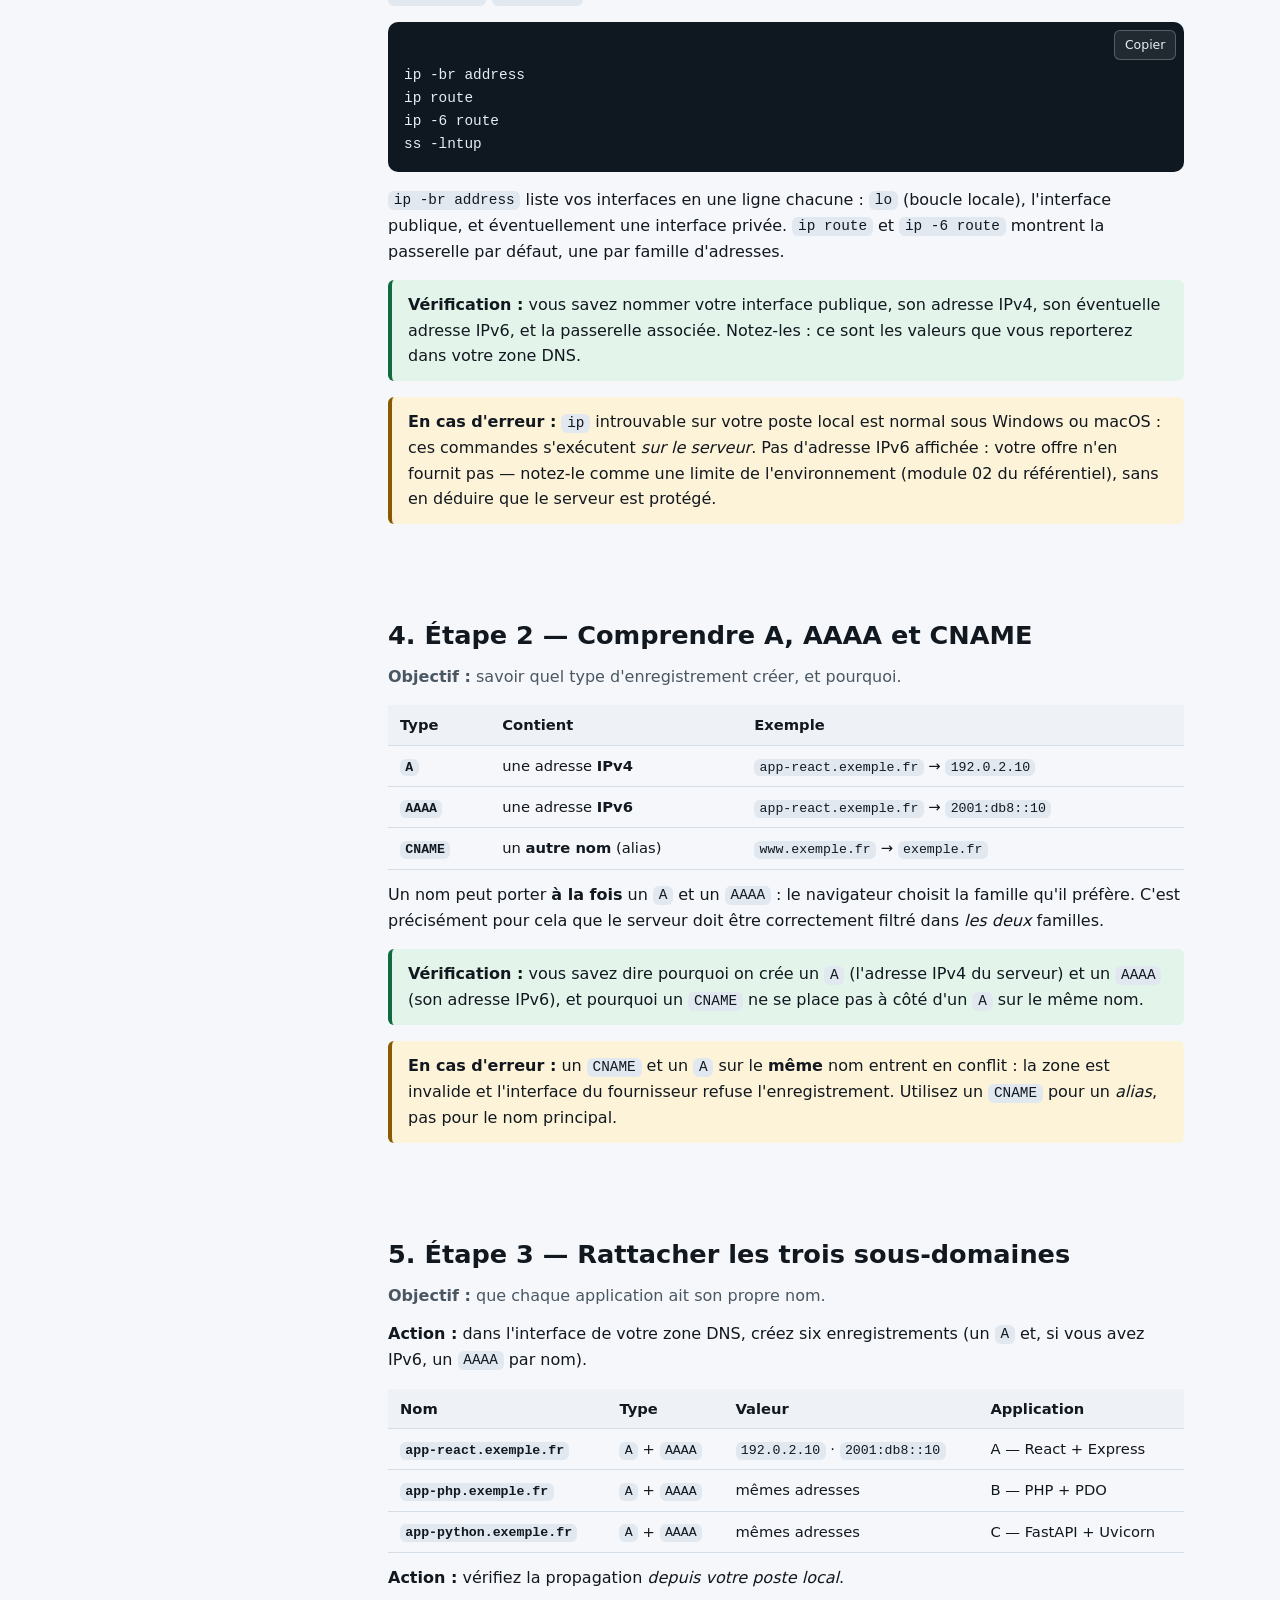
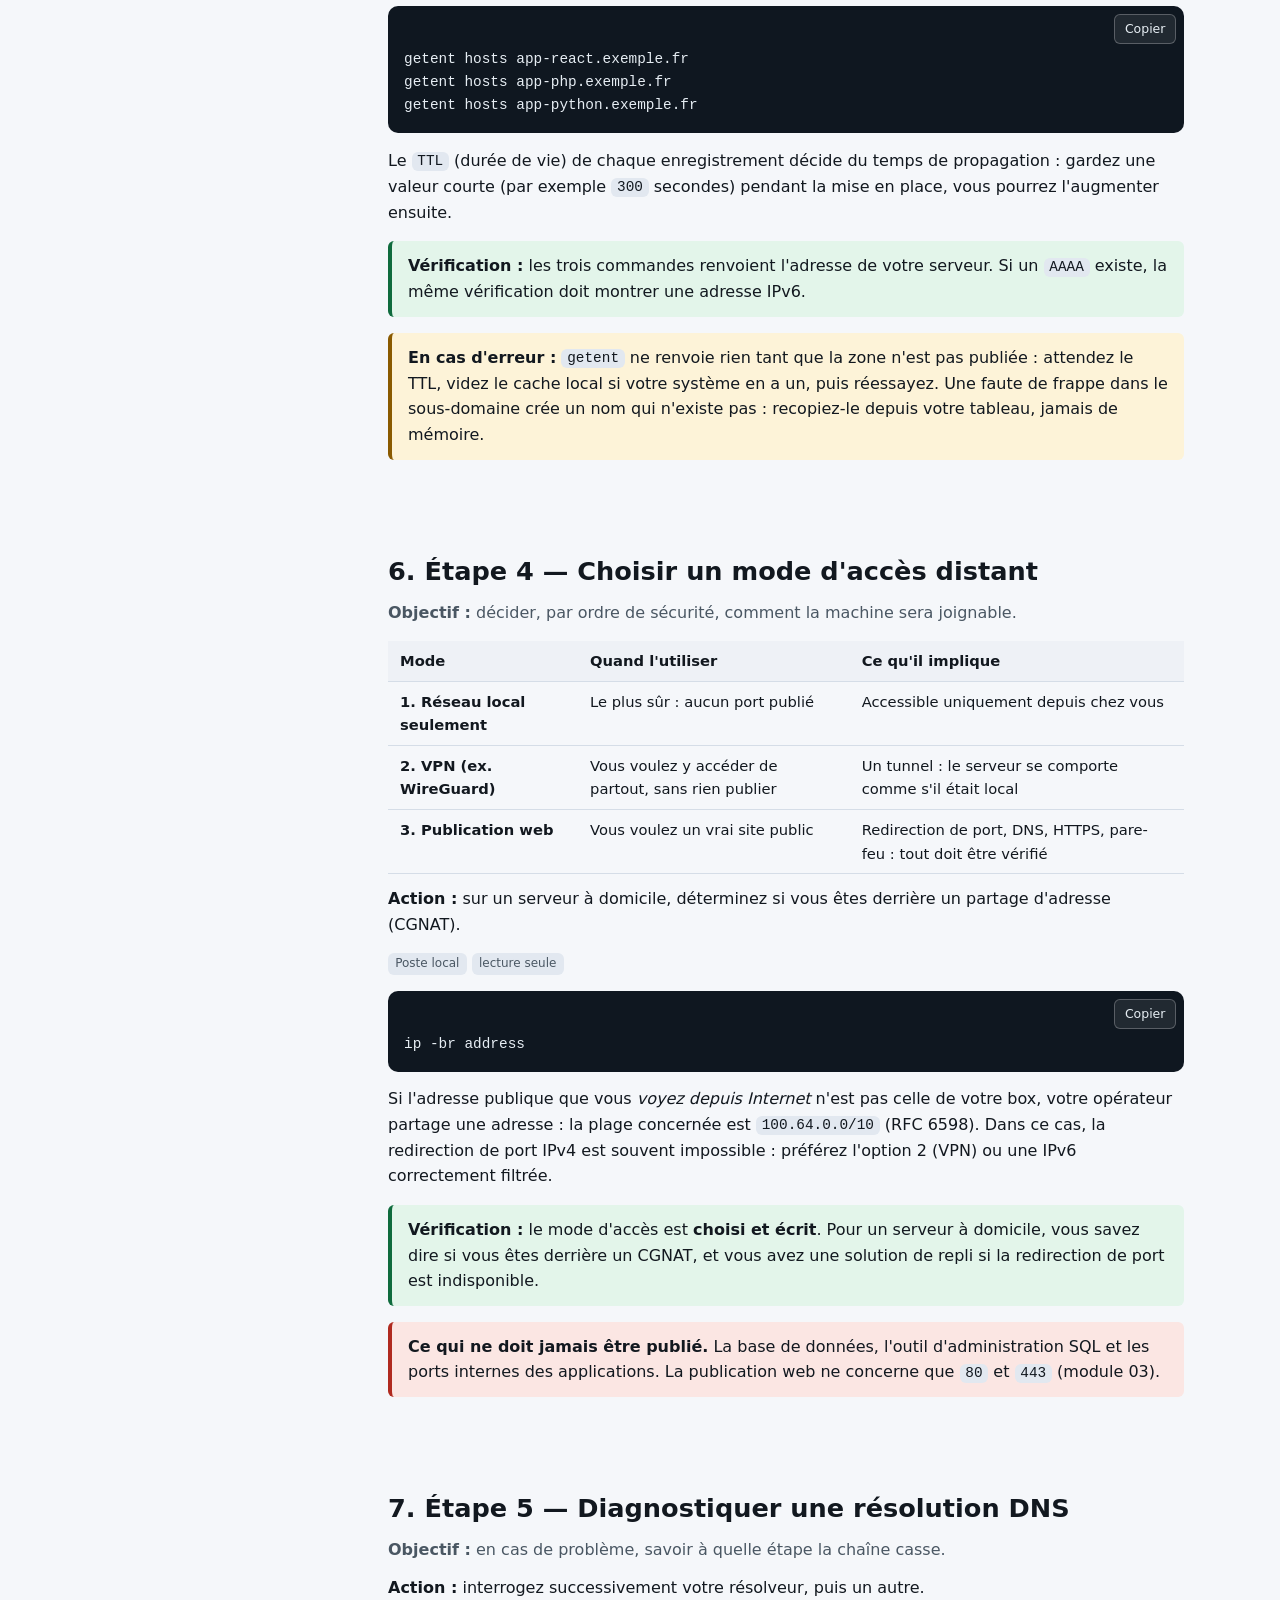
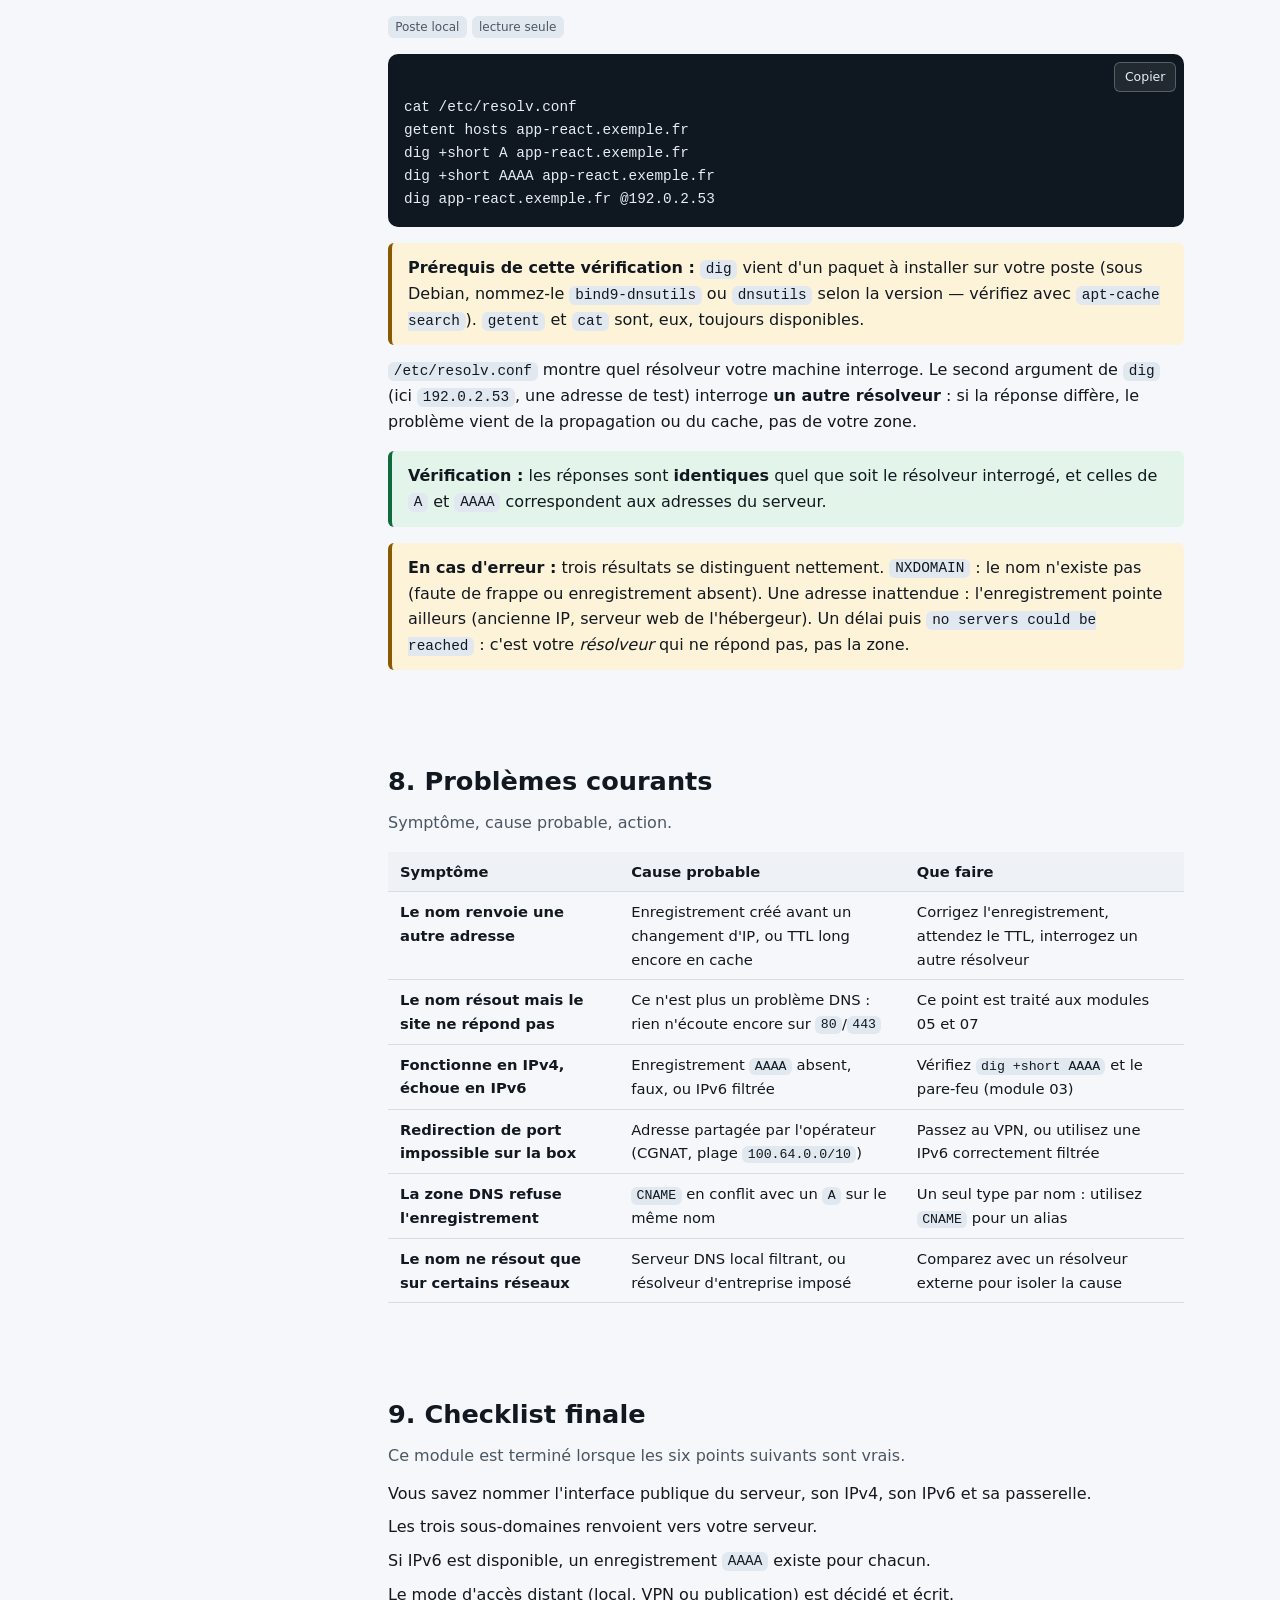
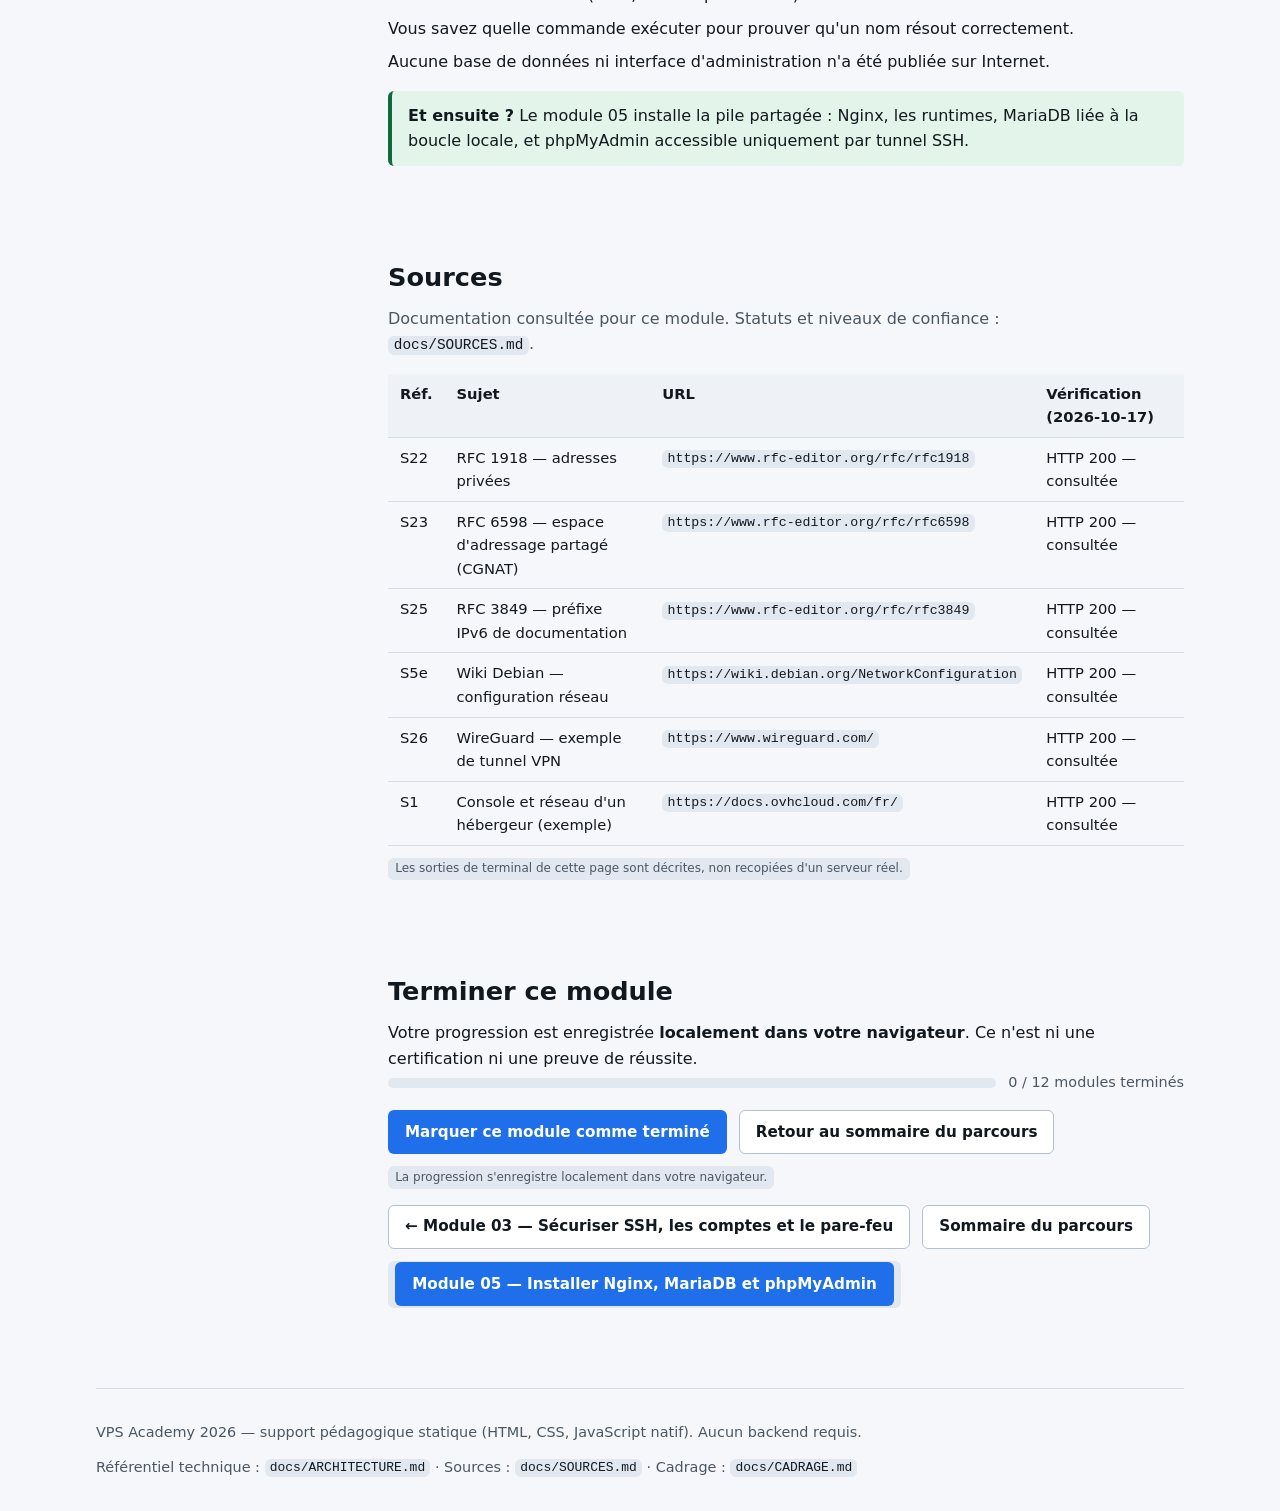
<file: cours/module-04-reseau-dns.html>
<!doctype html>
<html lang="fr" data-base="..">
<head>
  <meta charset="utf-8">
  <meta name="viewport" content="width=device-width, initial-scale=1">
  <meta name="description" content="Module 04 — Configurer le réseau, les domaines et l'accès distant : interfaces, routes, enregistrements A/AAAA/CNAME, sous-domaines, diagnostic DNS et choix d'un accès distant.">
  <meta name="color-scheme" content="light">
  <title>Module 04 — Configurer le réseau, les domaines et l'accès distant · VPS Academy 2026</title>
  <link rel="icon" href="data:image/svg+xml,%3Csvg xmlns='http://www.w3.org/2000/svg' viewBox='0 0 32 32'%3E%3Crect width='32' height='32' rx='7' fill='%231f6feb'/%3E%3Ctext x='16' y='22' font-family='system-ui,sans-serif' font-size='13' font-weight='700' fill='white' text-anchor='middle'%3EV%3C/text%3E%3C/svg%3E">
  <link rel="stylesheet" href="../assets/css/main.css">
  <link rel="stylesheet" href="../assets/css/layout.css">
  <link rel="stylesheet" href="../assets/css/components.css">
</head>
<body>
  <a class="skip-link" href="#contenu">Aller au contenu</a>

  <header class="site-header">
    <div class="wrap site-header__inner">
      <a class="brand" href="../index.html">
        <span class="brand__mark" aria-hidden="true">VPS</span>
        VPS Academy&nbsp;2026
      </a>
      <nav class="header-nav" aria-label="Navigation du module">
        <a href="../index.html#modules">Tous les modules</a>
        <a href="#objectif">Objectif</a>
        <a href="#etape-2">DNS</a>
        <a href="#etape-4">Accès distant</a>
        <a href="#checklist">Checklist</a>
      </nav>
    </div>
  </header>

  <main id="contenu" class="wrap">

    <!-- ================================================================== -->
    <!-- Bandeau                                                            -->
    <!-- ================================================================== -->
    <section class="hero" aria-labelledby="titre">
      <p class="eyebrow">Module 04 · Faire le lien entre un nom et une machine</p>
      <h1 id="titre">Configurer le réseau, les domaines et l'accès distant</h1>
      <p class="lead">
        Une adresse IP change, un nom ne change pas. Ce module lit la configuration
        réseau du serveur, rattache trois sous-domaines, puis choisit un moyen d'atteindre
        la machine depuis l'extérieur — selon que vous êtes sur un VPS ou derrière une box.
      </p>
      <div class="status-legend">
        <span class="status-legend__item"><span class="badge badge--published">Module 04</span></span>
        <span class="status-legend__item"><span class="badge badge--drafted">Lecture seule</span> aucune modification du serveur</span>
        <span class="status-legend__item"><span class="badge badge--planned">Prérequis</span> module 01 + un domaine</span>
      </div>
      <div class="callout callout--warn">
        <strong>Valeurs fictives.</strong> <code>192.0.2.10</code>, <code>2001:db8::10</code>,
        <code>192.0.2.53</code> et <code>app-react.exemple.fr</code> sont des valeurs réservées à
        la documentation (RFC&nbsp;5737, RFC&nbsp;3849, RFC&nbsp;2606). Remplacez-les par vos
        valeurs réelles.
      </div>
      <div class="callout">
        <strong>Aucune sortie réelle.</strong> Les résultats affichés sont <em>décrits</em>. Ce que
        vous verrez dépend de votre offre, de votre box et de votre zone DNS.
      </div>
    </section>

    <div class="layout layout--aside">

      <!-- ================================================================ -->
      <!-- Sommaire                                                         -->
      <!-- ================================================================ -->
      <aside class="layout__aside">
        <details id="toc" open>
          <summary>Sommaire du module</summary>
          <nav aria-label="Sommaire du module 04">
            <ul class="checklist">
              <li><span><a href="#objectif">1. Objectif du module</a></span></li>
              <li><span><a href="#prerequis">2. Prérequis</a></span></li>
              <li><span><a href="#etape-1">3. Étape 1 — Lire le réseau du serveur</a></span></li>
              <li><span><a href="#etape-2">4. Étape 2 — Comprendre A, AAAA et CNAME</a></span></li>
              <li><span><a href="#etape-3">5. Étape 3 — Rattacher les trois sous-domaines</a></span></li>
              <li><span><a href="#etape-4">6. Étape 4 — Choisir un mode d'accès distant</a></span></li>
              <li><span><a href="#etape-5">7. Étape 5 — Diagnostiquer une résolution DNS</a></span></li>
              <li><span><a href="#problemes">8. Problèmes courants</a></span></li>
              <li><span><a href="#checklist">9. Checklist finale</a></span></li>
              <li><span><a href="#sources">Sources</a></span></li>
            </ul>
          </nav>
        </details>
      </aside>

      <div class="layout__main">

        <!-- ============================================================== -->
        <!-- 1. Objectif                                                    -->
        <!-- ============================================================== -->
        <section class="section" id="objectif" aria-labelledby="objectif-titre">
          <div class="section__head">
            <h2 id="objectif-titre">1. Objectif du module</h2>
            <p>
              À la fin de ce module, trois sous-domaines désignent votre serveur, et vous savez
              diagnostiquer une résolution DNS incorrecte.
            </p>
          </div>
          <ul class="checklist">
            <li><span><strong>Lire</strong> les interfaces, les routes et les ports en écoute.</span></li>
            <li><span><strong>Distinguer</strong> un enregistrement <code>A</code>, <code>AAAA</code> et <code>CNAME</code>.</span></li>
            <li><span><strong>Rattacher</strong> <code>app-react</code>, <code>app-php</code> et <code>app-python</code> à votre serveur.</span></li>
            <li><span><strong>Choisir</strong> un mode d'accès distant adapté à votre situation.</span></li>
            <li><span><strong>Diagnostiquer</strong> un nom qui ne pointe pas au bon endroit.</span></li>
          </ul>
          <div class="callout">
            <strong>Un nom de domaine, à quoi ça sert&nbsp;?</strong> À obtenir un certificat HTTPS
            valide et à garder la même adresse pour vos utilisateurs, même si l'adresse IP change.
          </div>
        </section>

        <!-- ============================================================== -->
        <!-- 2. Prérequis                                                   -->
        <!-- ============================================================== -->
        <section class="section" id="prerequis" aria-labelledby="prerequis-titre">
          <div class="section__head">
            <h2 id="prerequis-titre">2. Prérequis</h2>
            <p>Ce module suppose deux choses.</p>
          </div>
          <ul class="checklist">
            <li><span>Vous connaissez l'adresse IP de votre serveur (module 01).</span></li>
            <li><span>Vous avez un <strong>nom de domaine</strong> et l'accès à l'interface de sa zone DNS.</span></li>
          </ul>
          <div class="callout callout--warn">
            <strong>Serveur à domicile&nbsp;?</strong> Si l'adresse de votre box est privée
            (<code>192.168.0.0/16</code>, <code>10.0.0.0/8</code> ou <code>172.16.0.0/12</code>),
            un enregistrement <code>A</code> public ne peut pas la désigner&nbsp;: l'étape 4 traite
            ce cas.
          </div>
        </section>

        <!-- ============================================================== -->
        <!-- 3. Étape 1 — lire le réseau                                    -->
        <!-- ============================================================== -->
        <section class="section" id="etape-1" aria-labelledby="etape-1-titre">
          <div class="section__head">
            <h2 id="etape-1-titre">3. Étape 1 — Lire le réseau du serveur</h2>
            <p><strong>Objectif&nbsp;:</strong> savoir quelles adresses le serveur porte réellement, et où va son trafic.</p>
          </div>

          <p><strong>Action&nbsp;:</strong> relevez adresses, routes et ports.</p>
          <p><span class="tag">Sur le serveur</span> <span class="tag">lecture seule</span></p>

          <div class="code-block">
            <button class="code-block__copy" type="button" data-copy="cmd04-ip">Copier</button>
            <pre id="cmd04-ip">ip -br address
ip route
ip -6 route
ss -lntup</pre>
          </div>

          <p>
            <code>ip -br address</code> liste vos interfaces en une ligne chacune&nbsp;:
            <code>lo</code> (boucle locale), l'interface publique, et éventuellement une interface
            privée. <code>ip route</code> et <code>ip -6 route</code> montrent la passerelle par
            défaut, une par famille d'adresses.
          </p>

          <div class="callout callout--ok">
            <p><strong>Vérification&nbsp;:</strong> vous savez nommer votre interface publique, son
              adresse IPv4, son éventuelle adresse IPv6, et la passerelle associée. Notez-les&nbsp;:
              ce sont les valeurs que vous reporterez dans votre zone DNS.</p>
          </div>

          <div class="callout callout--warn">
            <p><strong>En cas d'erreur&nbsp;:</strong> <code>ip</code> introuvable sur votre poste
              local est normal sous Windows ou macOS&nbsp;: ces commandes s'exécutent <em>sur le
              serveur</em>. Pas d'adresse IPv6 affichée&nbsp;: votre offre n'en fournit pas —
              notez-le comme une limite de l'environnement (module&nbsp;02 du référentiel), sans en
              déduire que le serveur est protégé.</p>
          </div>
        </section>

        <!-- ============================================================== -->
        <!-- 4. Étape 2 — A, AAAA, CNAME                                    -->
        <!-- ============================================================== -->
        <section class="section" id="etape-2" aria-labelledby="etape-2-titre">
          <div class="section__head">
            <h2 id="etape-2-titre">4. Étape 2 — Comprendre A, AAAA et CNAME</h2>
            <p><strong>Objectif&nbsp;:</strong> savoir quel type d'enregistrement créer, et pourquoi.</p>
          </div>

          <div class="table-wrap">
            <table>
              <caption class="visually-hidden">Types d'enregistrements DNS utilisés dans ce cours</caption>
              <thead>
                <tr><th scope="col">Type</th><th scope="col">Contient</th><th scope="col">Exemple</th></tr>
              </thead>
              <tbody>
                <tr><th scope="row"><code>A</code></th><td>une adresse <strong>IPv4</strong></td><td><code>app-react.exemple.fr</code> → <code>192.0.2.10</code></td></tr>
                <tr><th scope="row"><code>AAAA</code></th><td>une adresse <strong>IPv6</strong></td><td><code>app-react.exemple.fr</code> → <code>2001:db8::10</code></td></tr>
                <tr><th scope="row"><code>CNAME</code></th><td>un <strong>autre nom</strong> (alias)</td><td><code>www.exemple.fr</code> → <code>exemple.fr</code></td></tr>
              </tbody>
            </table>
          </div>

          <p>
            Un nom peut porter <strong>à la fois</strong> un <code>A</code> et un <code>AAAA</code>&nbsp;:
            le navigateur choisit la famille qu'il préfère. C'est précisément pour cela que le
            serveur doit être correctement filtré dans <em>les deux</em> familles.
          </p>

          <div class="callout callout--ok">
            <p><strong>Vérification&nbsp;:</strong> vous savez dire pourquoi on crée un
              <code>A</code> (l'adresse IPv4 du serveur) et un <code>AAAA</code> (son adresse IPv6),
              et pourquoi un <code>CNAME</code> ne se place pas à côté d'un <code>A</code> sur le
              même nom.</p>
          </div>

          <div class="callout callout--warn">
            <p><strong>En cas d'erreur&nbsp;:</strong> un <code>CNAME</code> et un <code>A</code> sur
              le <strong>même</strong> nom entrent en conflit&nbsp;: la zone est invalide et
              l'interface du fournisseur refuse l'enregistrement. Utilisez un <code>CNAME</code>
              pour un <em>alias</em>, pas pour le nom principal.</p>
          </div>
        </section>

        <!-- ============================================================== -->
        <!-- 5. Étape 3 — sous-domaines                                     -->
        <!-- ============================================================== -->
        <section class="section" id="etape-3" aria-labelledby="etape-3-titre">
          <div class="section__head">
            <h2 id="etape-3-titre">5. Étape 3 — Rattacher les trois sous-domaines</h2>
            <p><strong>Objectif&nbsp;:</strong> que chaque application ait son propre nom.</p>
          </div>

          <p><strong>Action&nbsp;:</strong> dans l'interface de votre zone DNS, créez six
            enregistrements (un <code>A</code> et, si vous avez IPv6, un <code>AAAA</code> par
            nom).</p>

          <div class="table-wrap">
            <table>
              <caption class="visually-hidden">Les trois sous-domaines à créer</caption>
              <thead>
                <tr><th scope="col">Nom</th><th scope="col">Type</th><th scope="col">Valeur</th><th scope="col">Application</th></tr>
              </thead>
              <tbody>
                <tr><th scope="row"><code>app-react.exemple.fr</code></th><td><code>A</code> + <code>AAAA</code></td><td><code>192.0.2.10</code> · <code>2001:db8::10</code></td><td>A — React + Express</td></tr>
                <tr><th scope="row"><code>app-php.exemple.fr</code></th><td><code>A</code> + <code>AAAA</code></td><td>mêmes adresses</td><td>B — PHP + PDO</td></tr>
                <tr><th scope="row"><code>app-python.exemple.fr</code></th><td><code>A</code> + <code>AAAA</code></td><td>mêmes adresses</td><td>C — FastAPI + Uvicorn</td></tr>
              </tbody>
            </table>
          </div>

          <p><strong>Action&nbsp;:</strong> vérifiez la propagation <em>depuis votre poste local</em>.</p>
          <div class="code-block">
            <button class="code-block__copy" type="button" data-copy="cmd04-virgule">Copier</button>
            <pre id="cmd04-virgule">getent hosts app-react.exemple.fr
getent hosts app-php.exemple.fr
getent hosts app-python.exemple.fr</pre>
          </div>

          <p>
            Le <code>TTL</code> (durée de vie) de chaque enregistrement décide du temps de
            propagation&nbsp;: gardez une valeur courte (par exemple <code>300</code> secondes)
            pendant la mise en place, vous pourrez l'augmenter ensuite.
          </p>

          <div class="callout callout--ok">
            <p><strong>Vérification&nbsp;:</strong> les trois commandes renvoient l'adresse de votre
              serveur. Si un <code>AAAA</code> existe, la même vérification doit montrer une adresse
              IPv6.</p>
          </div>

          <div class="callout callout--warn">
            <p><strong>En cas d'erreur&nbsp;:</strong> <code>getent</code> ne renvoie rien tant que la
              zone n'est pas publiée&nbsp;: attendez le TTL, videz le cache local si votre système
              en a un, puis réessayez. Une faute de frappe dans le sous-domaine crée un nom qui
              n'existe pas&nbsp;: recopiez-le depuis votre tableau, jamais de mémoire.</p>
          </div>
        </section>

        <!-- ============================================================== -->
        <!-- 6. Étape 4 — accès distant                                     -->
        <!-- ============================================================== -->
        <section class="section" id="etape-4" aria-labelledby="etape-4-titre">
          <div class="section__head">
            <h2 id="etape-4-titre">6. Étape 4 — Choisir un mode d'accès distant</h2>
            <p><strong>Objectif&nbsp;:</strong> décider, par ordre de sécurité, comment la machine sera joignable.</p>
          </div>

          <div class="table-wrap">
            <table>
              <caption class="visually-hidden">Modes d'accès distant, du plus sûr au plus exposé</caption>
              <thead>
                <tr><th scope="col">Mode</th><th scope="col">Quand l'utiliser</th><th scope="col">Ce qu'il implique</th></tr>
              </thead>
              <tbody>
                <tr><th scope="row">1. Réseau local seulement</th><td>Le plus sûr&nbsp;: aucun port publié</td><td>Accessible uniquement depuis chez vous</td></tr>
                <tr><th scope="row">2. VPN (ex. WireGuard)</th><td>Vous voulez y accéder de partout, sans rien publier</td><td>Un tunnel&nbsp;: le serveur se comporte comme s'il était local</td></tr>
                <tr><th scope="row">3. Publication web</th><td>Vous voulez un vrai site public</td><td>Redirection de port, DNS, HTTPS, pare-feu&nbsp;: tout doit être vérifié</td></tr>
              </tbody>
            </table>
          </div>

          <p><strong>Action&nbsp;:</strong> sur un serveur à domicile, déterminez si vous êtes
            derrière un partage d'adresse (CGNAT).</p>
          <p><span class="tag">Poste local</span> <span class="tag">lecture seule</span></p>

          <div class="code-block">
            <button class="code-block__copy" type="button" data-copy="cmd04-cgnat">Copier</button>
            <pre id="cmd04-cgnat">ip -br address</pre>
          </div>

          <p>
            Si l'adresse publique que vous <em>voyez depuis Internet</em> n'est pas celle de votre
            box, votre opérateur partage une adresse&nbsp;: la plage concernée est
            <code>100.64.0.0/10</code> (RFC&nbsp;6598). Dans ce cas, la redirection de port IPv4 est
            souvent impossible&nbsp;: préférez l'option 2 (VPN) ou une IPv6 correctement filtrée.
          </p>

          <div class="callout callout--ok">
            <p><strong>Vérification&nbsp;:</strong> le mode d'accès est <strong>choisi et
              écrit</strong>. Pour un serveur à domicile, vous savez dire si vous êtes derrière un
              CGNAT, et vous avez une solution de repli si la redirection de port est indisponible.</p>
          </div>

          <div class="callout callout--danger">
            <strong>Ce qui ne doit jamais être publié.</strong> La base de données, l'outil
            d'administration SQL et les ports internes des applications. La publication web ne
            concerne que <code>80</code> et <code>443</code> (module&nbsp;03).
          </div>
        </section>

        <!-- ============================================================== -->
        <!-- 7. Étape 5 — diagnostic DNS                                    -->
        <!-- ============================================================== -->
        <section class="section" id="etape-5" aria-labelledby="etape-5-titre">
          <div class="section__head">
            <h2 id="etape-5-titre">7. Étape 5 — Diagnostiquer une résolution DNS</h2>
            <p><strong>Objectif&nbsp;:</strong> en cas de problème, savoir à quelle étape la chaîne casse.</p>
          </div>

          <p><strong>Action&nbsp;:</strong> interrogez successivement votre résolveur, puis un autre.</p>
          <p><span class="tag">Poste local</span> <span class="tag">lecture seule</span></p>

          <div class="code-block">
            <button class="code-block__copy" type="button" data-copy="cmd04-dig">Copier</button>
            <pre id="cmd04-dig">cat /etc/resolv.conf
getent hosts app-react.exemple.fr
dig +short A app-react.exemple.fr
dig +short AAAA app-react.exemple.fr
dig app-react.exemple.fr @192.0.2.53</pre>
          </div>

          <div class="callout callout--warn">
            <p><strong>Prérequis de cette vérification&nbsp;:</strong> <code>dig</code> vient d'un
              paquet à installer sur votre poste (sous Debian, nommez-le <code>bind9-dnsutils</code>
              ou <code>dnsutils</code> selon la version — vérifiez avec
              <code>apt-cache search</code>). <code>getent</code> et <code>cat</code> sont, eux,
              toujours disponibles.</p>
          </div>

          <p>
            <code>/etc/resolv.conf</code> montre quel résolveur votre machine interroge. Le second
            argument de <code>dig</code> (ici <code>192.0.2.53</code>, une adresse de test)
            interroge <strong>un autre résolveur</strong>&nbsp;: si la réponse diffère, le problème
            vient de la propagation ou du cache, pas de votre zone.
          </p>

          <div class="callout callout--ok">
            <p><strong>Vérification&nbsp;:</strong> les réponses sont <strong>identiques</strong>
              quel que soit le résolveur interrogé, et celles de <code>A</code> et
              <code>AAAA</code> correspondent aux adresses du serveur.</p>
          </div>

          <div class="callout callout--warn">
            <p><strong>En cas d'erreur&nbsp;:</strong> trois résultats se distinguent nettement.
              <code>NXDOMAIN</code>&nbsp;: le nom n'existe pas (faute de frappe ou enregistrement
              absent). Une adresse inattendue&nbsp;: l'enregistrement pointe ailleurs (ancienne IP,
              serveur web de l'hébergeur). Un délai puis <code>no servers could be reached</code>&nbsp;:
              c'est votre <em>résolveur</em> qui ne répond pas, pas la zone.</p>
          </div>
        </section>

        <!-- ============================================================== -->
        <!-- 8. Problèmes courants                                          -->
        <!-- ============================================================== -->
        <section class="section" id="problemes" aria-labelledby="problemes-titre">
          <div class="section__head">
            <h2 id="problemes-titre">8. Problèmes courants</h2>
            <p>Symptôme, cause probable, action.</p>
          </div>
          <div class="table-wrap">
            <table>
              <caption class="visually-hidden">Problèmes courants : symptôme, cause probable et action</caption>
              <thead>
                <tr><th scope="col">Symptôme</th><th scope="col">Cause probable</th><th scope="col">Que faire</th></tr>
              </thead>
              <tbody>
                <tr>
                  <th scope="row">Le nom renvoie une autre adresse</th>
                  <td>Enregistrement créé avant un changement d'IP, ou TTL long encore en cache</td>
                  <td>Corrigez l'enregistrement, attendez le TTL, interrogez un autre résolveur</td>
                </tr>
                <tr>
                  <th scope="row">Le nom résout mais le site ne répond pas</th>
                  <td>Ce n'est plus un problème DNS&nbsp;: rien n'écoute encore sur <code>80</code>/<code>443</code></td>
                  <td>Ce point est traité aux modules 05 et 07</td>
                </tr>
                <tr>
                  <th scope="row">Fonctionne en IPv4, échoue en IPv6</th>
                  <td>Enregistrement <code>AAAA</code> absent, faux, ou IPv6 filtrée</td>
                  <td>Vérifiez <code>dig +short AAAA</code> et le pare-feu (module&nbsp;03)</td>
                </tr>
                <tr>
                  <th scope="row">Redirection de port impossible sur la box</th>
                  <td>Adresse partagée par l'opérateur (CGNAT, plage <code>100.64.0.0/10</code>)</td>
                  <td>Passez au VPN, ou utilisez une IPv6 correctement filtrée</td>
                </tr>
                <tr>
                  <th scope="row">La zone DNS refuse l'enregistrement</th>
                  <td><code>CNAME</code> en conflit avec un <code>A</code> sur le même nom</td>
                  <td>Un seul type par nom&nbsp;: utilisez <code>CNAME</code> pour un alias</td>
                </tr>
                <tr>
                  <th scope="row">Le nom ne résout que sur certains réseaux</th>
                  <td>Serveur DNS local filtrant, ou résolveur d'entreprise imposé</td>
                  <td>Comparez avec un résolveur externe pour isoler la cause</td>
                </tr>
              </tbody>
            </table>
          </div>
        </section>

        <!-- ============================================================== -->
        <!-- 9. Checklist finale                                            -->
        <!-- ============================================================== -->
        <section class="section" id="checklist" aria-labelledby="checklist-titre">
          <div class="section__head">
            <h2 id="checklist-titre">9. Checklist finale</h2>
            <p>Ce module est terminé lorsque les six points suivants sont vrais.</p>
          </div>
          <ul class="checklist">
            <li><span>Vous savez nommer l'interface publique du serveur, son IPv4, son IPv6 et sa passerelle.</span></li>
            <li><span>Les trois sous-domaines renvoient vers votre serveur.</span></li>
            <li><span>Si IPv6 est disponible, un enregistrement <code>AAAA</code> existe pour chacun.</span></li>
            <li><span>Le mode d'accès distant (local, VPN ou publication) est décidé et écrit.</span></li>
            <li><span>Vous savez quelle commande exécuter pour prouver qu'un nom résout correctement.</span></li>
            <li><span>Aucune base de données ni interface d'administration n'a été publiée sur Internet.</span></li>
          </ul>
          <div class="callout callout--ok">
            <strong>Et ensuite&nbsp;?</strong> Le module 05 installe la pile partagée&nbsp;: Nginx,
            les runtimes, MariaDB liée à la boucle locale, et phpMyAdmin accessible uniquement par
            tunnel SSH.
          </div>
        </section>

        <!-- ============================================================== -->
        <!-- Sources                                                        -->
        <!-- ============================================================== -->
        <section class="section" id="sources" aria-labelledby="sources-titre">
          <div class="section__head">
            <h2 id="sources-titre">Sources</h2>
            <p>Documentation consultée pour ce module. Statuts et niveaux de confiance : <code>docs/SOURCES.md</code>.</p>
          </div>
          <div class="table-wrap">
            <table>
              <caption class="visually-hidden">Sources consultées pour le module 04</caption>
              <thead>
                <tr><th scope="col">Réf.</th><th scope="col">Sujet</th><th scope="col">URL</th><th scope="col">Vérification (2026-10-17)</th></tr>
              </thead>
              <tbody>
                <tr><td>S22</td><td>RFC 1918 — adresses privées</td><td><code>https://www.rfc-editor.org/rfc/rfc1918</code></td><td>HTTP 200 — consultée</td></tr>
                <tr><td>S23</td><td>RFC 6598 — espace d'adressage partagé (CGNAT)</td><td><code>https://www.rfc-editor.org/rfc/rfc6598</code></td><td>HTTP 200 — consultée</td></tr>
                <tr><td>S25</td><td>RFC 3849 — préfixe IPv6 de documentation</td><td><code>https://www.rfc-editor.org/rfc/rfc3849</code></td><td>HTTP 200 — consultée</td></tr>
                <tr><td>S5e</td><td>Wiki Debian — configuration réseau</td><td><code>https://wiki.debian.org/NetworkConfiguration</code></td><td>HTTP 200 — consultée</td></tr>
                <tr><td>S26</td><td>WireGuard — exemple de tunnel VPN</td><td><code>https://www.wireguard.com/</code></td><td>HTTP 200 — consultée</td></tr>
                <tr><td>S1</td><td>Console et réseau d'un hébergeur (exemple)</td><td><code>https://docs.ovhcloud.com/fr/</code></td><td>HTTP 200 — consultée</td></tr>
              </tbody>
            </table>
          </div>
          <p class="tag">Les sorties de terminal de cette page sont décrites, non recopiées d'un serveur réel.</p>
        </section>

        <!-- ============================================================== -->
        <!-- Terminer ce module                                             -->
        <!-- ============================================================== -->
        <section class="section" aria-labelledby="fin-titre">
          <h2 id="fin-titre">Terminer ce module</h2>
          <p>
            Votre progression est enregistrée <strong>localement dans votre navigateur</strong>.
            Ce n'est ni une certification ni une preuve de réussite.
          </p>

          <div class="progress">
            <div class="progress__track">
              <div class="progress__bar" id="progress-bar-fill" role="progressbar" aria-label="Progression locale" aria-valuemin="0" aria-valuemax="100" aria-valuenow="0"></div>
            </div>
            <span class="progress__label" id="progress-label">Progression en cours de chargement</span>
          </div>

          <div class="toolbar">
            <button class="btn" type="button" id="mark-done" disabled>Marquer ce module comme terminé</button>
            <a class="btn secondary" href="../index.html#modules">Retour au sommaire du parcours</a>
          </div>
          <p class="tag" id="mark-done-hint">La progression s'enregistre localement dans votre navigateur.</p>

          <noscript>
            <div class="callout callout--warn">
              <strong>JavaScript est désactivé.</strong> Le contenu de ce module reste
              <strong>entièrement lisible</strong> : les étapes, les commandes et les tableaux
              fonctionnent sans JavaScript. Seuls le bouton de progression et la navigation
              dynamique entre modules sont inactifs.
            </div>
          </noscript>

          <nav class="toolbar" aria-label="Navigation entre les modules">
            <a class="btn secondary" href="../index.html">Sommaire du parcours</a>
            <span id="module-next" class="tag">Module suivant : à venir</span>
          </nav>
        </section>

      </div><!-- /.layout__main -->
    </div><!-- /.layout -->

    <footer class="site-footer">
      <p>VPS Academy 2026 — support pédagogique statique (HTML, CSS, JavaScript natif). Aucun backend requis.</p>
      <p>Référentiel technique : <code>docs/ARCHITECTURE.md</code> · Sources : <code>docs/SOURCES.md</code> · Cadrage : <code>docs/CADRAGE.md</code></p>
    </footer>
  </main>

  <!-- Sans JavaScript, le contenu reste lisible : ce script n'ajoute que des -->
  <!-- commodités (copie, progression, navigation entre modules).             -->
  <script type="module">
    import { initModulePage } from "../assets/js/module-page.js";
    initModulePage("04");
  </script>
</body>
</html>
</file>
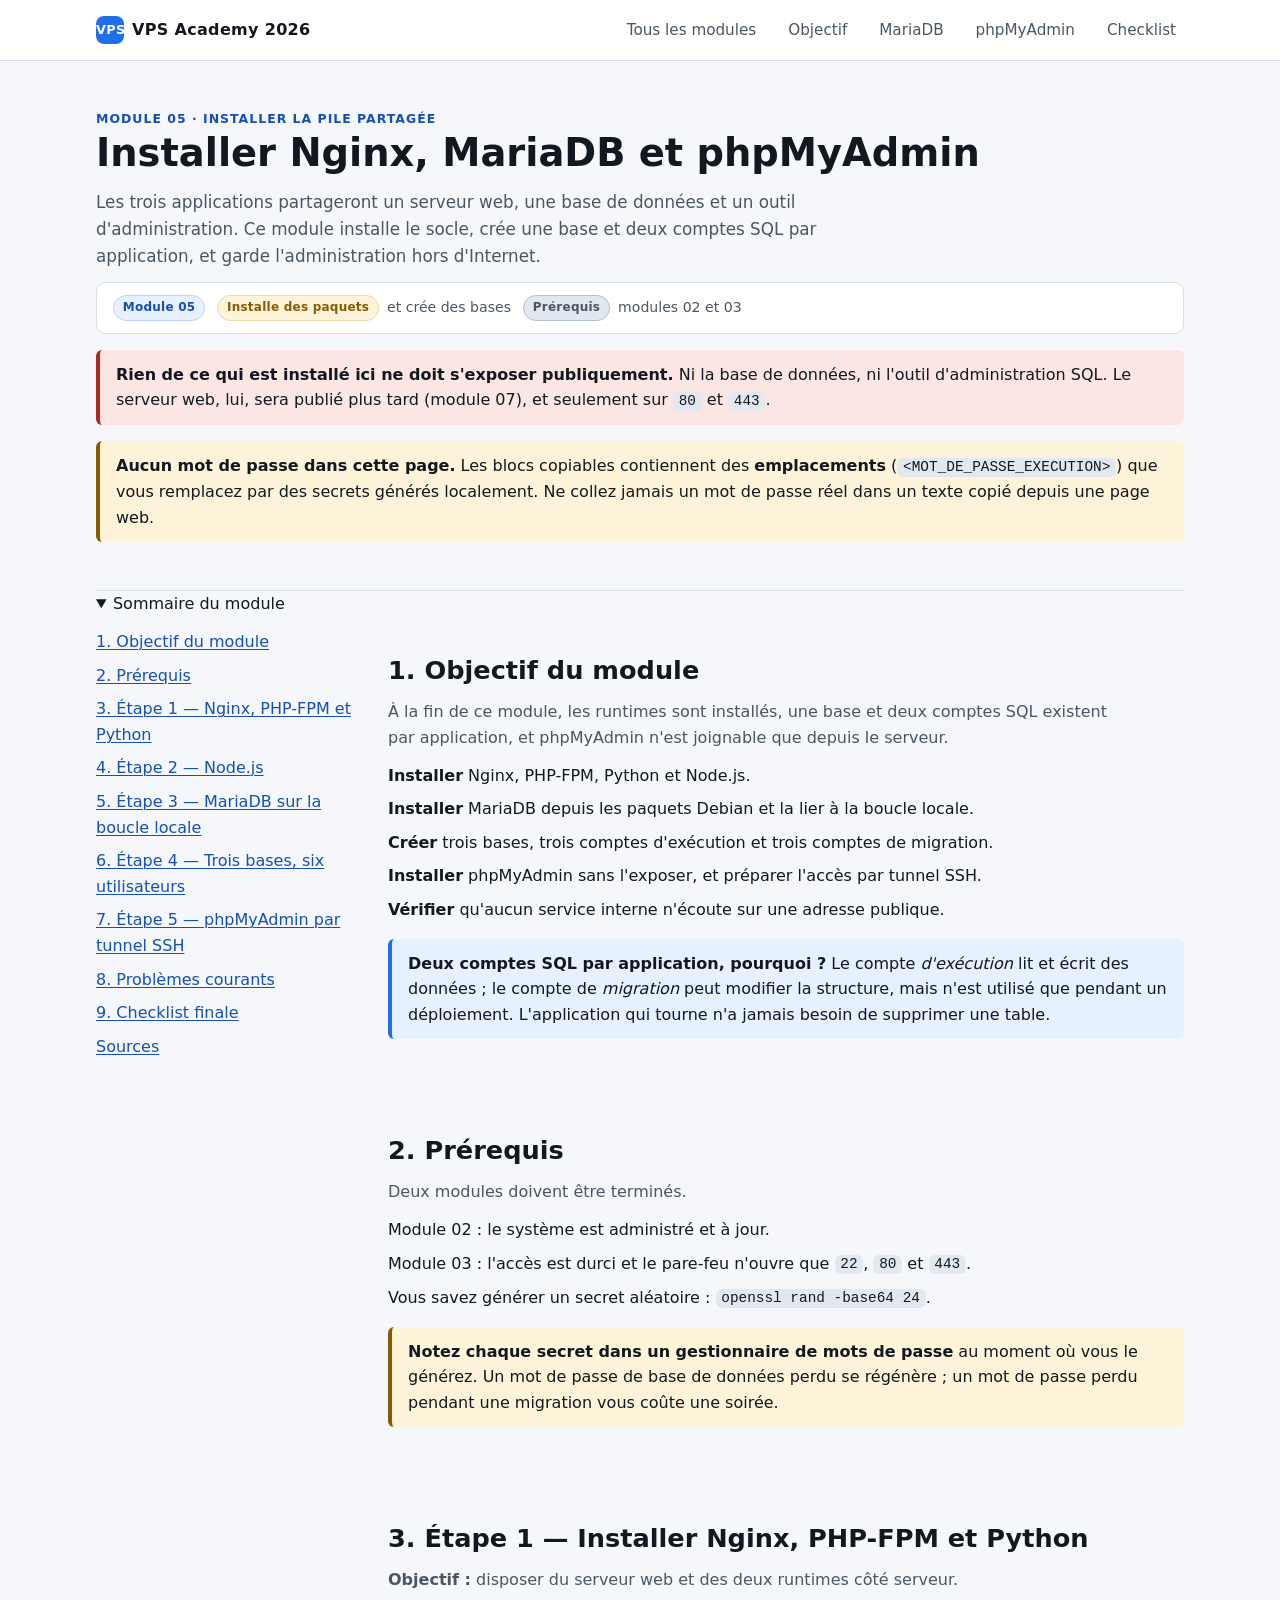
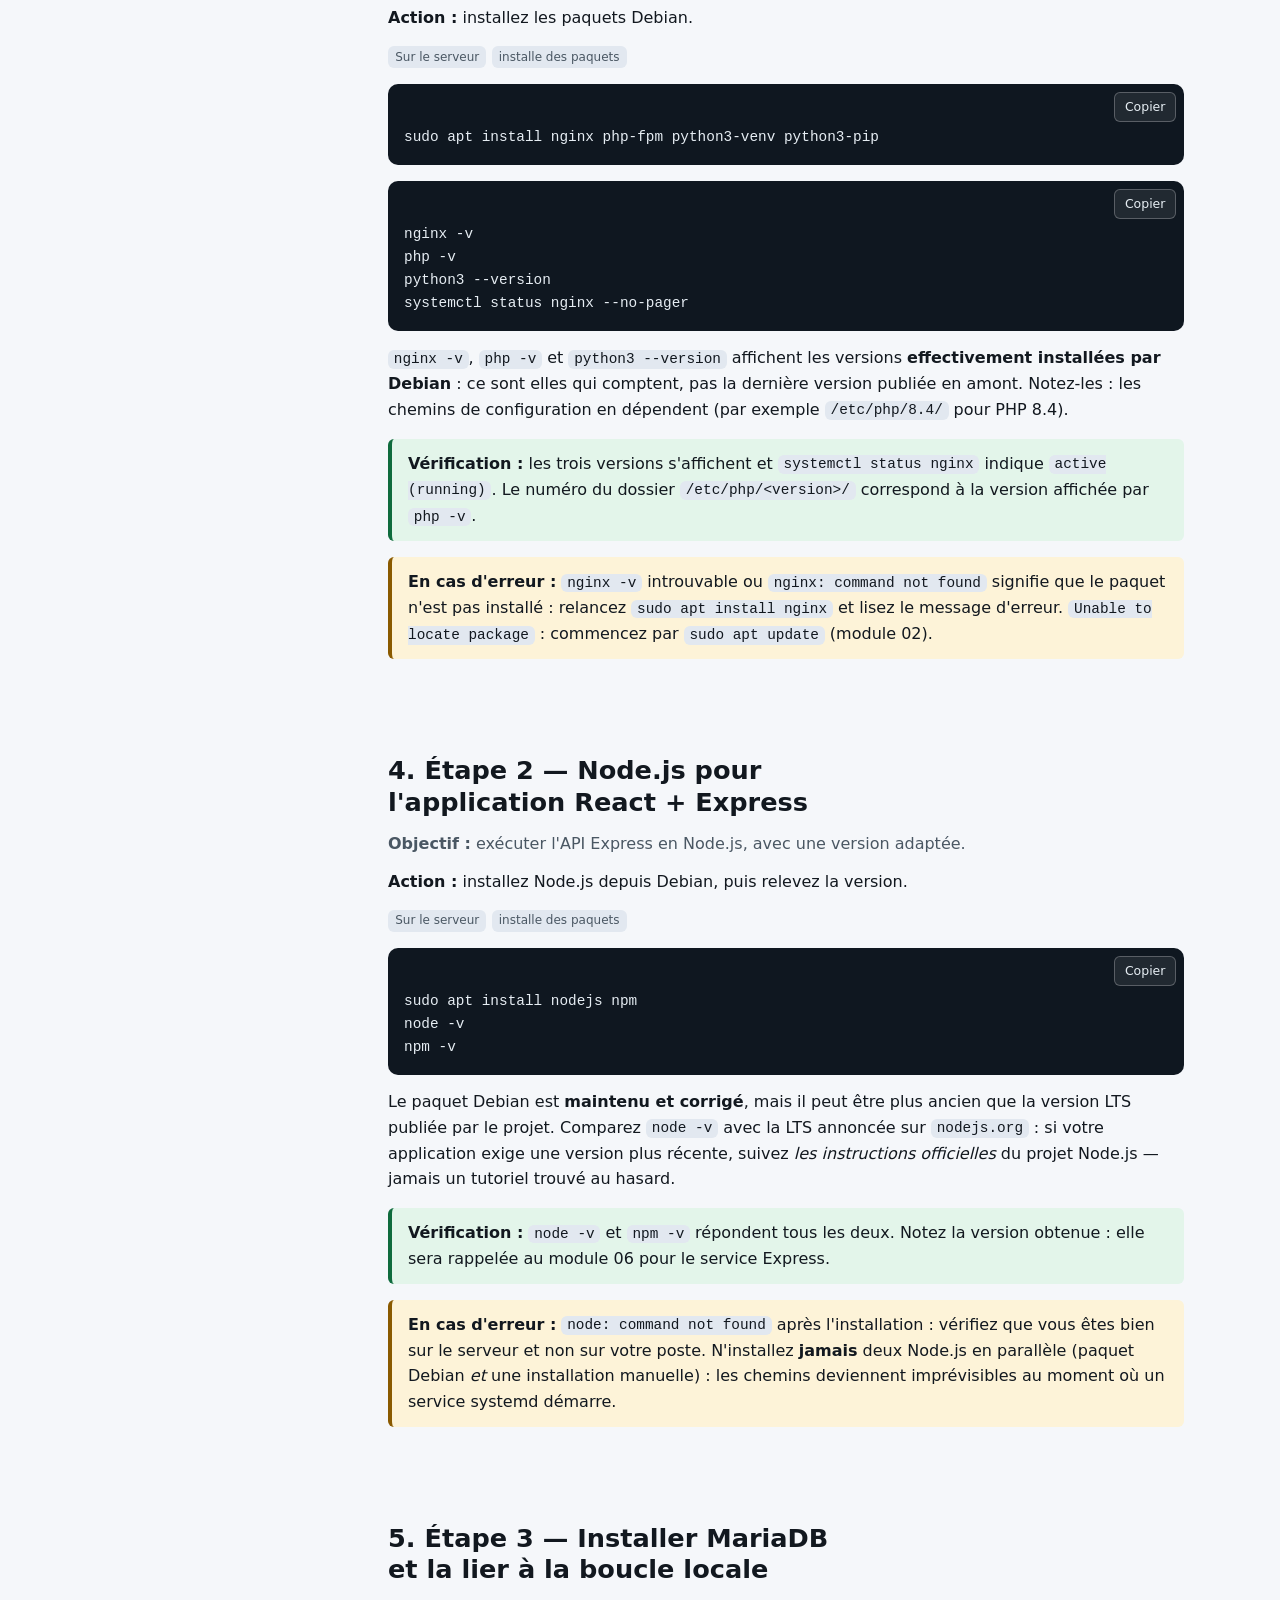
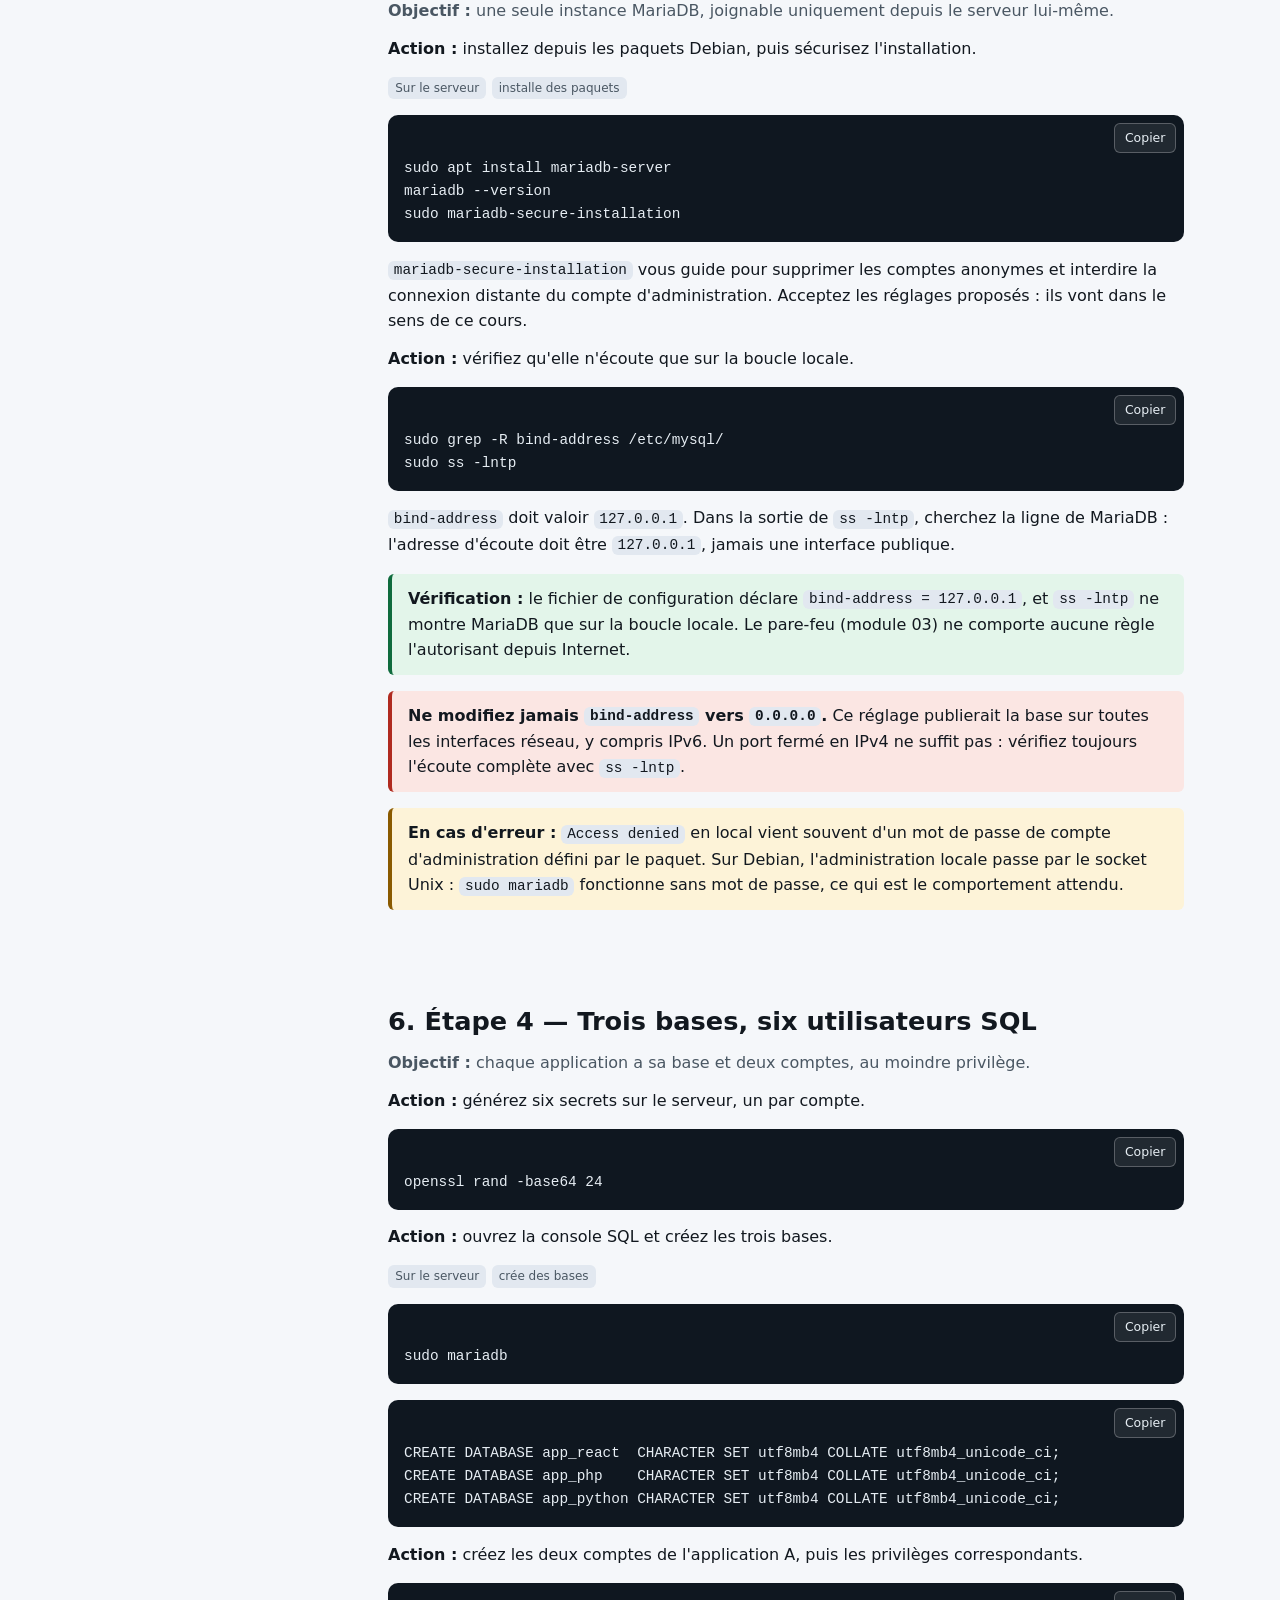
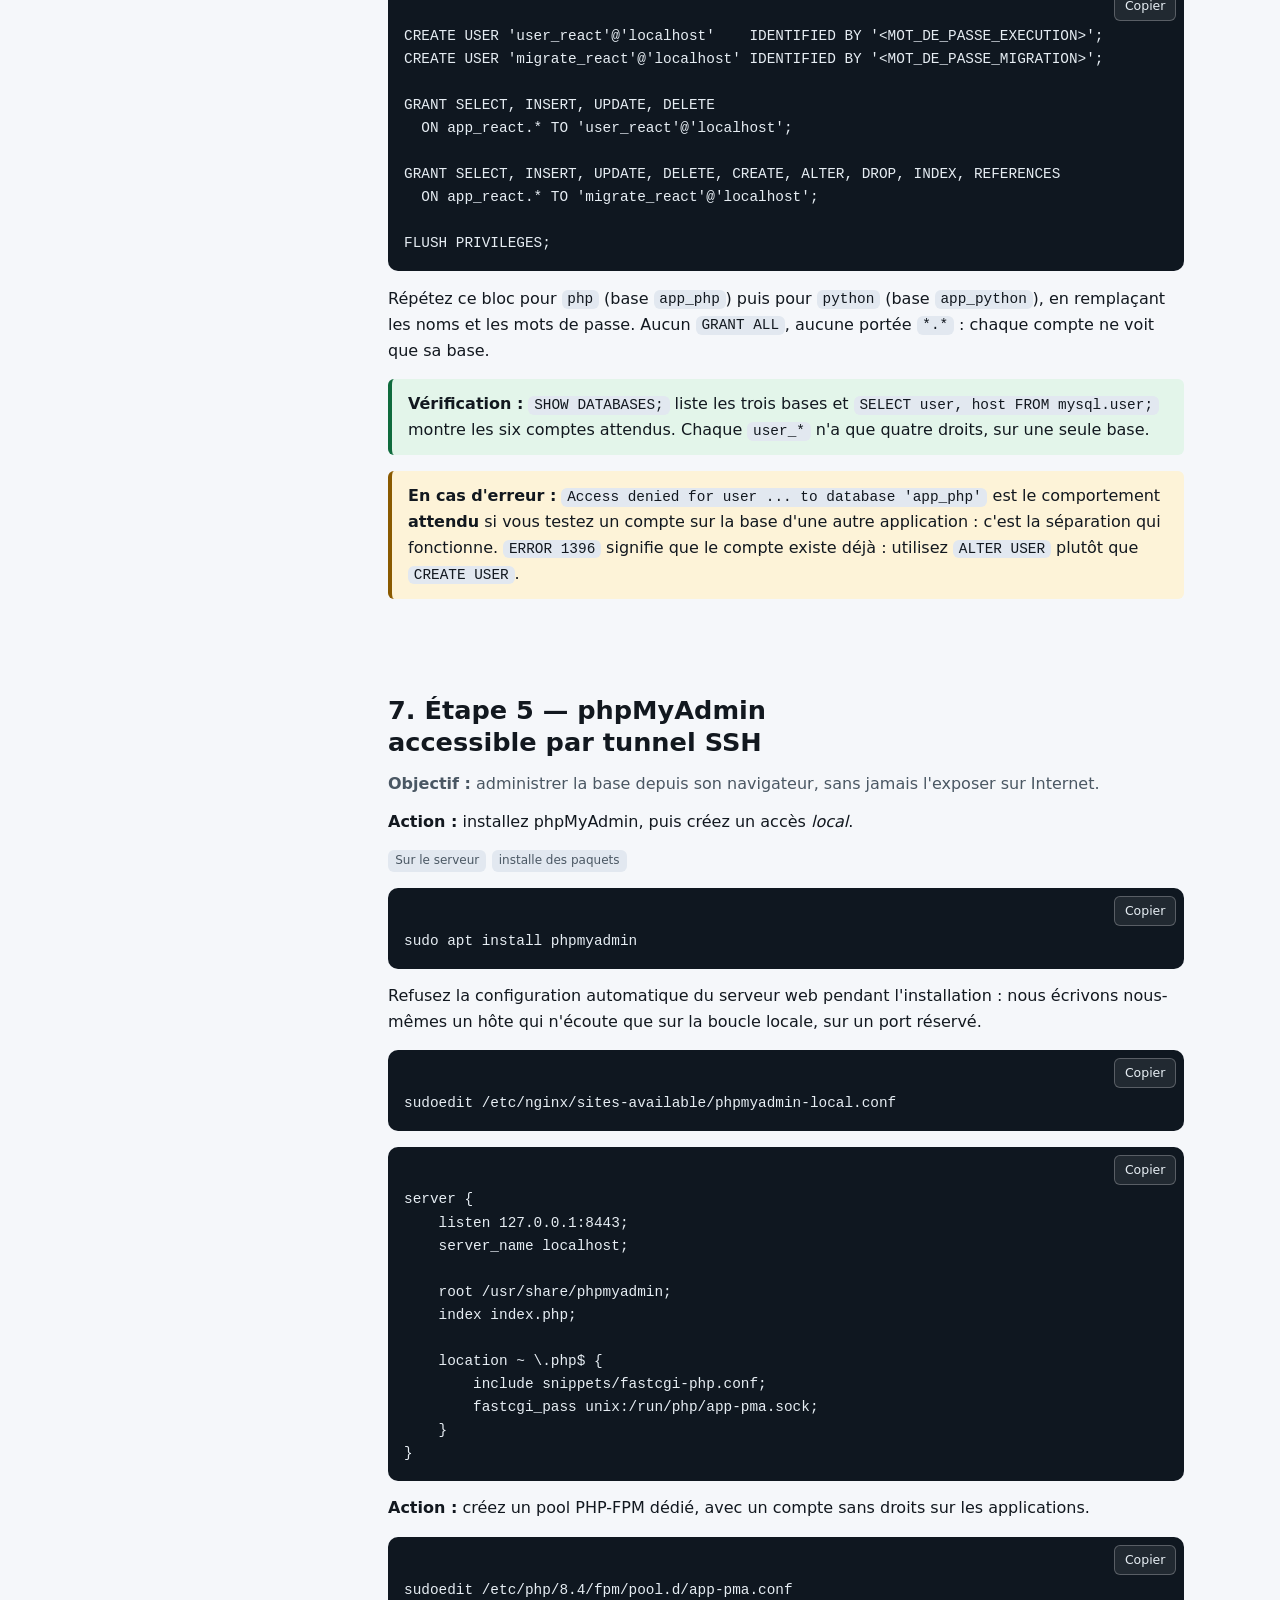
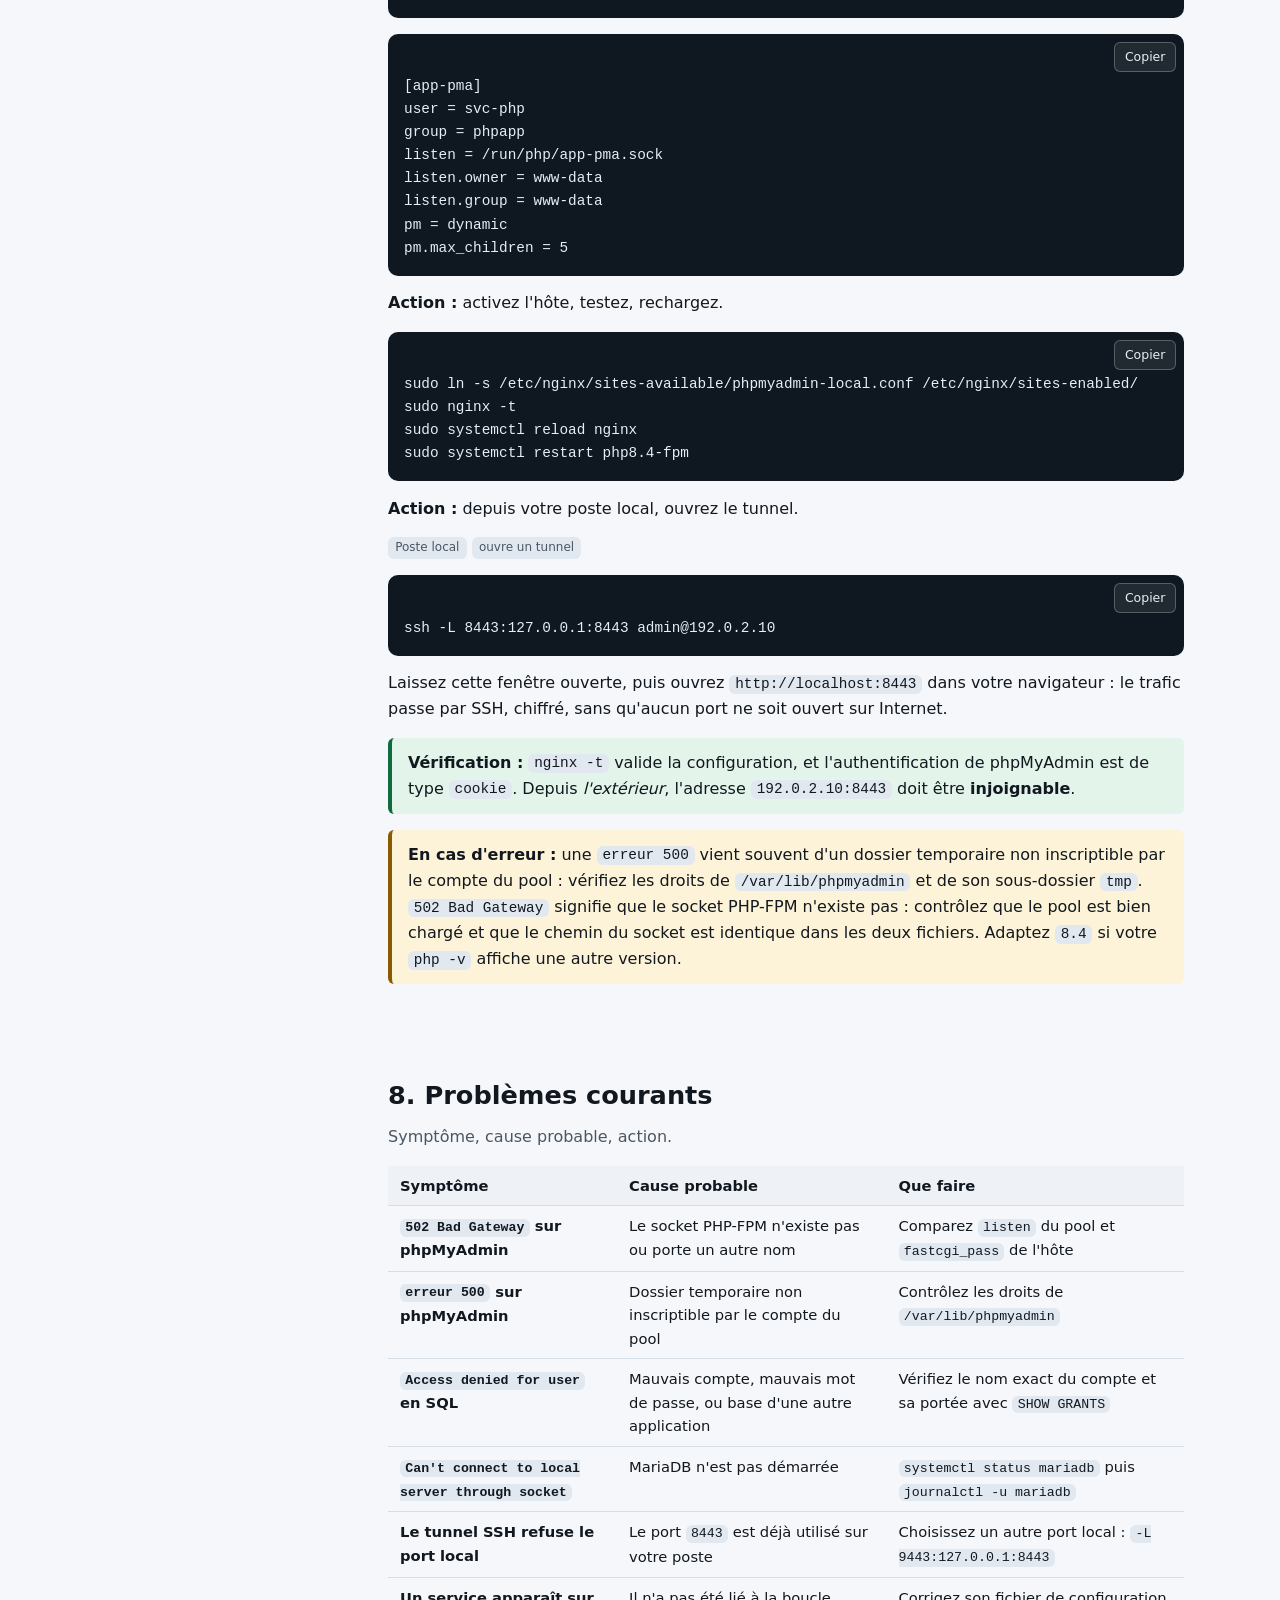
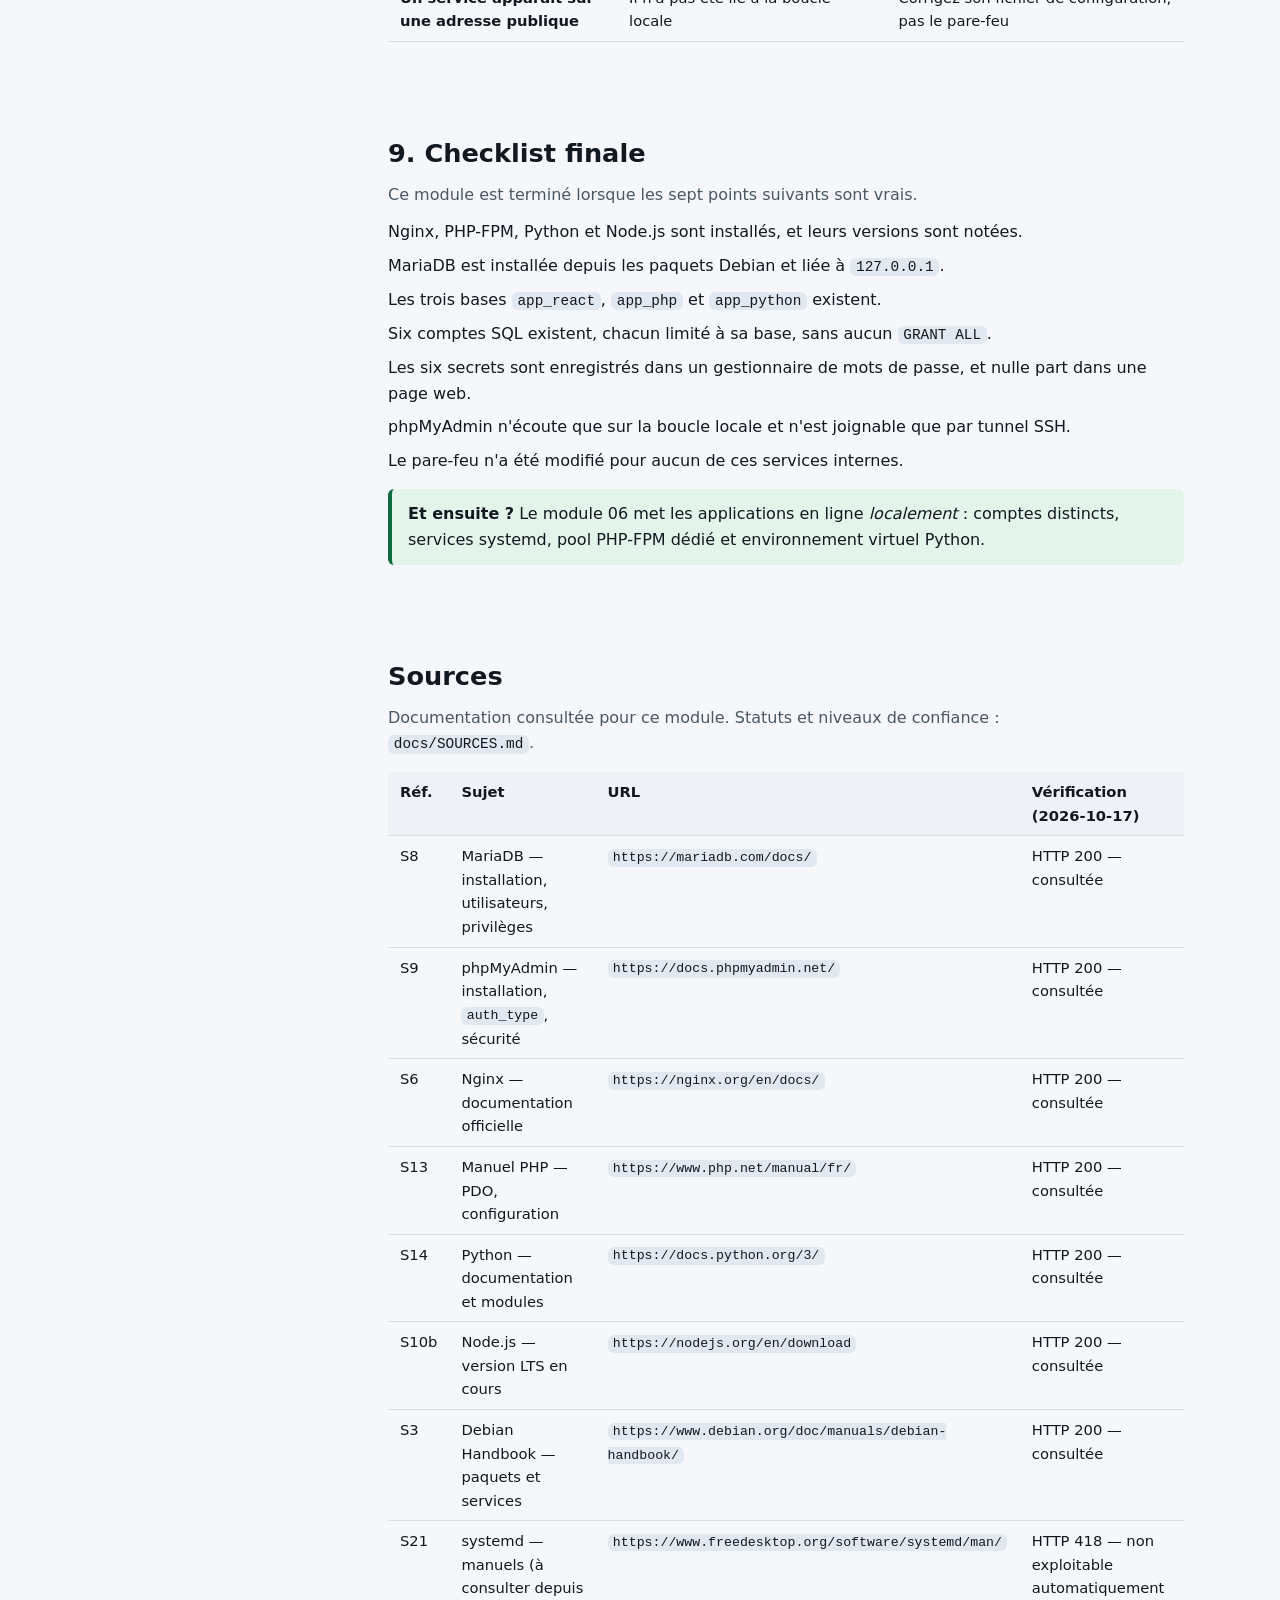
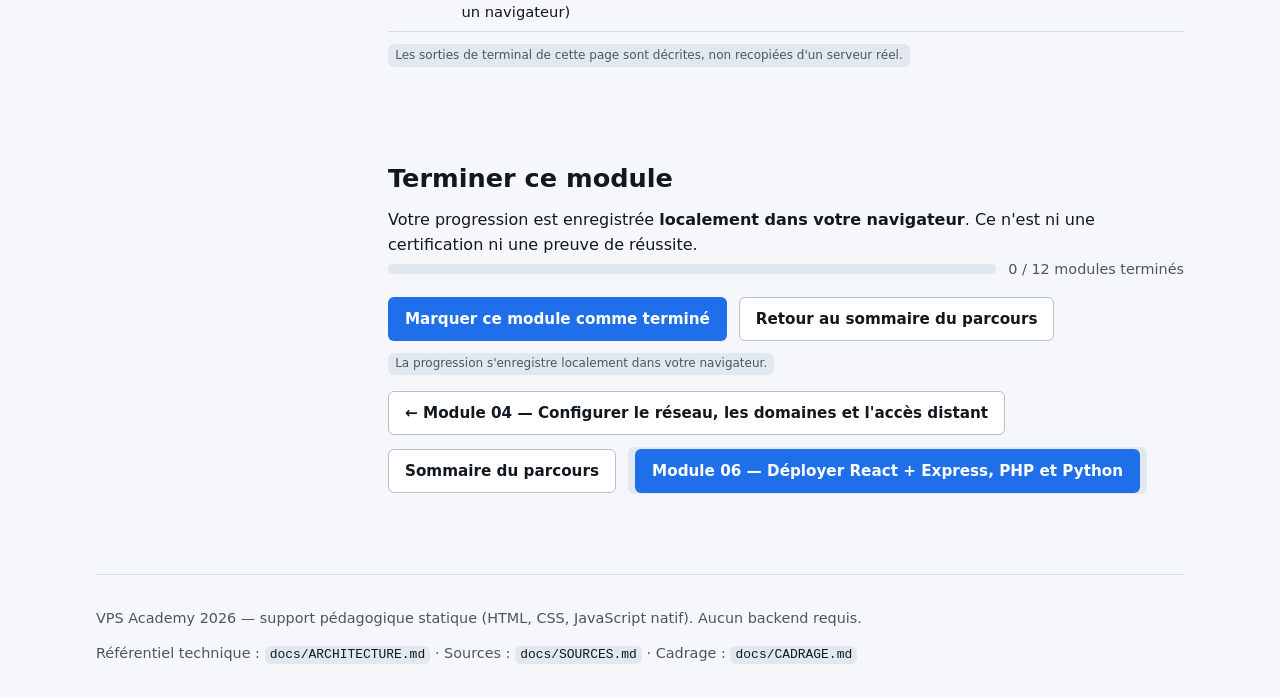
<file: cours/module-05-stack-base-donnees.html>
<!doctype html>
<html lang="fr" data-base="..">
<head>
  <meta charset="utf-8">
  <meta name="viewport" content="width=device-width, initial-scale=1">
  <meta name="description" content="Module 05 — Installer Nginx, MariaDB et phpMyAdmin : runtimes Node, PHP-FPM et Python, MariaDB liée à la boucle locale, trois bases, six utilisateurs SQL au moindre privilège, phpMyAdmin accessible par tunnel SSH.">
  <meta name="color-scheme" content="light">
  <title>Module 05 — Installer Nginx, MariaDB et phpMyAdmin · VPS Academy 2026</title>
  <link rel="icon" href="data:image/svg+xml,%3Csvg xmlns='http://www.w3.org/2000/svg' viewBox='0 0 32 32'%3E%3Crect width='32' height='32' rx='7' fill='%231f6feb'/%3E%3Ctext x='16' y='22' font-family='system-ui,sans-serif' font-size='13' font-weight='700' fill='white' text-anchor='middle'%3EV%3C/text%3E%3C/svg%3E">
  <link rel="stylesheet" href="../assets/css/main.css">
  <link rel="stylesheet" href="../assets/css/layout.css">
  <link rel="stylesheet" href="../assets/css/components.css">
</head>
<body>
  <a class="skip-link" href="#contenu">Aller au contenu</a>

  <header class="site-header">
    <div class="wrap site-header__inner">
      <a class="brand" href="../index.html">
        <span class="brand__mark" aria-hidden="true">VPS</span>
        VPS Academy&nbsp;2026
      </a>
      <nav class="header-nav" aria-label="Navigation du module">
        <a href="../index.html#modules">Tous les modules</a>
        <a href="#objectif">Objectif</a>
        <a href="#etape-3">MariaDB</a>
        <a href="#etape-5">phpMyAdmin</a>
        <a href="#checklist">Checklist</a>
      </nav>
    </div>
  </header>

  <main id="contenu" class="wrap">

    <!-- ================================================================== -->
    <!-- Bandeau                                                            -->
    <!-- ================================================================== -->
    <section class="hero" aria-labelledby="titre">
      <p class="eyebrow">Module 05 · Installer la pile partagée</p>
      <h1 id="titre">Installer Nginx, MariaDB et phpMyAdmin</h1>
      <p class="lead">
        Les trois applications partageront un serveur web, une base de données et un outil
        d'administration. Ce module installe le socle, crée une base et deux comptes SQL
        par application, et garde l'administration hors d'Internet.
      </p>
      <div class="status-legend">
        <span class="status-legend__item"><span class="badge badge--published">Module 05</span></span>
        <span class="status-legend__item"><span class="badge badge--drafted">Installe des paquets</span> et crée des bases</span>
        <span class="status-legend__item"><span class="badge badge--planned">Prérequis</span> modules 02 et 03</span>
      </div>
      <div class="callout callout--danger">
        <strong>Rien de ce qui est installé ici ne doit s'exposer publiquement.</strong> Ni la
        base de données, ni l'outil d'administration SQL. Le serveur web, lui, sera publié plus
        tard (module&nbsp;07), et seulement sur <code>80</code> et <code>443</code>.
      </div>
      <div class="callout callout--warn">
        <strong>Aucun mot de passe dans cette page.</strong> Les blocs copiables contiennent des
        <strong>emplacements</strong> (<code>&lt;MOT_DE_PASSE_EXECUTION&gt;</code>) que vous
        remplacez par des secrets générés localement. Ne collez jamais un mot de passe réel dans
        un texte copié depuis une page web.
      </div>
    </section>

    <div class="layout layout--aside">

      <!-- ================================================================ -->
      <!-- Sommaire                                                         -->
      <!-- ================================================================ -->
      <aside class="layout__aside">
        <details id="toc" open>
          <summary>Sommaire du module</summary>
          <nav aria-label="Sommaire du module 05">
            <ul class="checklist">
              <li><span><a href="#objectif">1. Objectif du module</a></span></li>
              <li><span><a href="#prerequis">2. Prérequis</a></span></li>
              <li><span><a href="#etape-1">3. Étape 1 — Nginx, PHP-FPM et Python</a></span></li>
              <li><span><a href="#etape-2">4. Étape 2 — Node.js</a></span></li>
              <li><span><a href="#etape-3">5. Étape 3 — MariaDB sur la boucle locale</a></span></li>
              <li><span><a href="#etape-4">6. Étape 4 — Trois bases, six utilisateurs</a></span></li>
              <li><span><a href="#etape-5">7. Étape 5 — phpMyAdmin par tunnel SSH</a></span></li>
              <li><span><a href="#problemes">8. Problèmes courants</a></span></li>
              <li><span><a href="#checklist">9. Checklist finale</a></span></li>
              <li><span><a href="#sources">Sources</a></span></li>
            </ul>
          </nav>
        </details>
      </aside>

      <div class="layout__main">

        <!-- ============================================================== -->
        <!-- 1. Objectif                                                    -->
        <!-- ============================================================== -->
        <section class="section" id="objectif" aria-labelledby="objectif-titre">
          <div class="section__head">
            <h2 id="objectif-titre">1. Objectif du module</h2>
            <p>
              À la fin de ce module, les runtimes sont installés, une base et deux comptes SQL
              existent par application, et phpMyAdmin n'est joignable que depuis le serveur.
            </p>
          </div>
          <ul class="checklist">
            <li><span><strong>Installer</strong> Nginx, PHP-FPM, Python et Node.js.</span></li>
            <li><span><strong>Installer</strong> MariaDB depuis les paquets Debian et la lier à la boucle locale.</span></li>
            <li><span><strong>Créer</strong> trois bases, trois comptes d'exécution et trois comptes de migration.</span></li>
            <li><span><strong>Installer</strong> phpMyAdmin sans l'exposer, et préparer l'accès par tunnel SSH.</span></li>
            <li><span><strong>Vérifier</strong> qu'aucun service interne n'écoute sur une adresse publique.</span></li>
          </ul>
          <div class="callout">
            <strong>Deux comptes SQL par application, pourquoi&nbsp;?</strong> Le compte
            <em>d'exécution</em> lit et écrit des données&nbsp;; le compte de <em>migration</em>
            peut modifier la structure, mais n'est utilisé que pendant un déploiement. L'application
            qui tourne n'a jamais besoin de supprimer une table.
          </div>
        </section>

        <!-- ============================================================== -->
        <!-- 2. Prérequis                                                   -->
        <!-- ============================================================== -->
        <section class="section" id="prerequis" aria-labelledby="prerequis-titre">
          <div class="section__head">
            <h2 id="prerequis-titre">2. Prérequis</h2>
            <p>Deux modules doivent être terminés.</p>
          </div>
          <ul class="checklist">
            <li><span>Module 02&nbsp;: le système est administré et à jour.</span></li>
            <li><span>Module 03&nbsp;: l'accès est durci et le pare-feu n'ouvre que <code>22</code>, <code>80</code> et <code>443</code>.</span></li>
            <li><span>Vous savez générer un secret aléatoire&nbsp;: <code>openssl rand -base64 24</code>.</span></li>
          </ul>
          <div class="callout callout--warn">
            <strong>Notez chaque secret dans un gestionnaire de mots de passe</strong> au moment
            où vous le générez. Un mot de passe de base de données perdu se régénère&nbsp;;
            un mot de passe perdu pendant une migration vous coûte une soirée.
          </div>
        </section>

        <!-- ============================================================== -->
        <!-- 3. Étape 1 — Nginx, PHP-FPM, Python                            -->
        <!-- ============================================================== -->
        <section class="section" id="etape-1" aria-labelledby="etape-1-titre">
          <div class="section__head">
            <h2 id="etape-1-titre">3. Étape 1 — Installer Nginx, PHP-FPM et Python</h2>
            <p><strong>Objectif&nbsp;:</strong> disposer du serveur web et des deux runtimes côté serveur.</p>
          </div>

          <p><strong>Action&nbsp;:</strong> installez les paquets Debian.</p>
          <p><span class="tag">Sur le serveur</span> <span class="tag">installe des paquets</span></p>

          <div class="code-block">
            <button class="code-block__copy" type="button" data-copy="cmd05-apt">Copier</button>
            <pre id="cmd05-apt">sudo apt install nginx php-fpm python3-venv python3-pip</pre>
          </div>

          <div class="code-block">
            <button class="code-block__copy" type="button" data-copy="cmd05-versions">Copier</button>
            <pre id="cmd05-versions">nginx -v
php -v
python3 --version
systemctl status nginx --no-pager</pre>
          </div>

          <p>
            <code>nginx -v</code>, <code>php -v</code> et <code>python3 --version</code> affichent
            les versions <strong>effectivement installées par Debian</strong>&nbsp;: ce sont elles
            qui comptent, pas la dernière version publiée en amont. Notez-les&nbsp;: les chemins de
            configuration en dépendent (par exemple <code>/etc/php/8.4/</code> pour PHP&nbsp;8.4).
          </p>

          <div class="callout callout--ok">
            <p><strong>Vérification&nbsp;:</strong> les trois versions s'affichent et
              <code>systemctl status nginx</code> indique <code>active (running)</code>. Le numéro
              du dossier <code>/etc/php/&lt;version&gt;/</code> correspond à la version affichée par
              <code>php -v</code>.</p>
          </div>

          <div class="callout callout--warn">
            <p><strong>En cas d'erreur&nbsp;:</strong> <code>nginx -v</code> introuvable ou
              <code>nginx: command not found</code> signifie que le paquet n'est pas installé&nbsp;:
              relancez <code>sudo apt install nginx</code> et lisez le message d'erreur.
              <code>Unable to locate package</code>&nbsp;: commencez par <code>sudo apt update</code>
              (module&nbsp;02).</p>
          </div>
        </section>

        <!-- ============================================================== -->
        <!-- 4. Étape 2 — Node.js                                           -->
        <!-- ============================================================== -->
        <section class="section" id="etape-2" aria-labelledby="etape-2-titre">
          <div class="section__head">
            <h2 id="etape-2-titre">4. Étape 2 — Node.js pour l'application React + Express</h2>
            <p><strong>Objectif&nbsp;:</strong> exécuter l'API Express en Node.js, avec une version adaptée.</p>
          </div>

          <p><strong>Action&nbsp;:</strong> installez Node.js depuis Debian, puis relevez la version.</p>
          <p><span class="tag">Sur le serveur</span> <span class="tag">installe des paquets</span></p>

          <div class="code-block">
            <button class="code-block__copy" type="button" data-copy="cmd05-node">Copier</button>
            <pre id="cmd05-node">sudo apt install nodejs npm
node -v
npm -v</pre>
          </div>

          <p>
            Le paquet Debian est <strong>maintenu et corrigé</strong>, mais il peut être plus ancien
            que la version LTS publiée par le projet. Comparez <code>node -v</code> avec la LTS
            annoncée sur <code>nodejs.org</code>&nbsp;: si votre application exige une version plus
            récente, suivez <em>les instructions officielles</em> du projet Node.js — jamais un
            tutoriel trouvé au hasard.
          </p>

          <div class="callout callout--ok">
            <p><strong>Vérification&nbsp;:</strong> <code>node -v</code> et <code>npm -v</code>
              répondent tous les deux. Notez la version obtenue&nbsp;: elle sera rappelée au
              module&nbsp;06 pour le service Express.</p>
          </div>

          <div class="callout callout--warn">
            <p><strong>En cas d'erreur&nbsp;:</strong> <code>node: command not found</code> après
              l'installation&nbsp;: vérifiez que vous êtes bien sur le serveur et non sur votre poste.
              N'installez <strong>jamais</strong> deux Node.js en parallèle (paquet Debian
              <em>et</em> une installation manuelle)&nbsp;: les chemins deviennent imprévisibles au
              moment où un service systemd démarre.</p>
          </div>
        </section>

        <!-- ============================================================== -->
        <!-- 5. Étape 3 — MariaDB boucle locale                             -->
        <!-- ============================================================== -->
        <section class="section" id="etape-3" aria-labelledby="etape-3-titre">
          <div class="section__head">
            <h2 id="etape-3-titre">5. Étape 3 — Installer MariaDB et la lier à la boucle locale</h2>
            <p><strong>Objectif&nbsp;:</strong> une seule instance MariaDB, joignable uniquement depuis le serveur lui-même.</p>
          </div>

          <p><strong>Action&nbsp;:</strong> installez depuis les paquets Debian, puis sécurisez l'installation.</p>
          <p><span class="tag">Sur le serveur</span> <span class="tag">installe des paquets</span></p>

          <div class="code-block">
            <button class="code-block__copy" type="button" data-copy="cmd05-mariadb">Copier</button>
            <pre id="cmd05-mariadb">sudo apt install mariadb-server
mariadb --version
sudo mariadb-secure-installation</pre>
          </div>

          <p>
            <code>mariadb-secure-installation</code> vous guide pour supprimer les comptes anonymes et
            interdire la connexion distante du compte d'administration. Acceptez les réglages
            proposés&nbsp;: ils vont dans le sens de ce cours.
          </p>

          <p><strong>Action&nbsp;:</strong> vérifiez qu'elle n'écoute que sur la boucle locale.</p>
          <div class="code-block">
            <button class="code-block__copy" type="button" data-copy="cmd05-mariadb-bind">Copier</button>
            <pre id="cmd05-mariadb-bind">sudo grep -R bind-address /etc/mysql/
sudo ss -lntp</pre>
          </div>

          <p>
            <code>bind-address</code> doit valoir <code>127.0.0.1</code>. Dans la sortie de
            <code>ss -lntp</code>, cherchez la ligne de MariaDB&nbsp;: l'adresse d'écoute doit être
            <code>127.0.0.1</code>, jamais une interface publique.
          </p>

          <div class="callout callout--ok">
            <p><strong>Vérification&nbsp;:</strong> le fichier de configuration déclare
              <code>bind-address = 127.0.0.1</code>, et <code>ss -lntp</code> ne montre MariaDB que
              sur la boucle locale. Le pare-feu (module&nbsp;03) ne comporte aucune règle
              l'autorisant depuis Internet.</p>
          </div>

          <div class="callout callout--danger">
            <strong>Ne modifiez jamais <code>bind-address</code> vers <code>0.0.0.0</code>.</strong>
            Ce réglage publierait la base sur toutes les interfaces réseau, y compris IPv6. Un port
            fermé en IPv4 ne suffit pas&nbsp;: vérifiez toujours l'écoute complète avec
            <code>ss -lntp</code>.
          </div>

          <div class="callout callout--warn">
            <p><strong>En cas d'erreur&nbsp;:</strong> <code>Access denied</code> en local vient
              souvent d'un mot de passe de compte d'administration défini par le paquet. Sur Debian,
              l'administration locale passe par le socket Unix&nbsp;: <code>sudo mariadb</code>
              fonctionne sans mot de passe, ce qui est le comportement attendu.</p>
          </div>
        </section>

        <!-- ============================================================== -->
        <!-- 6. Étape 4 — bases et utilisateurs                             -->
        <!-- ============================================================== -->
        <section class="section" id="etape-4" aria-labelledby="etape-4-titre">
          <div class="section__head">
            <h2 id="etape-4-titre">6. Étape 4 — Trois bases, six utilisateurs SQL</h2>
            <p><strong>Objectif&nbsp;:</strong> chaque application a sa base et deux comptes, au moindre privilège.</p>
          </div>

          <p><strong>Action&nbsp;:</strong> générez six secrets sur le serveur, un par compte.</p>
          <div class="code-block">
            <button class="code-block__copy" type="button" data-copy="cmd05-secrets">Copier</button>
            <pre id="cmd05-secrets">openssl rand -base64 24</pre>
          </div>

          <p><strong>Action&nbsp;:</strong> ouvrez la console SQL et créez les trois bases.</p>
          <p><span class="tag">Sur le serveur</span> <span class="tag">crée des bases</span></p>

          <div class="code-block">
            <button class="code-block__copy" type="button" data-copy="cmd05-sql-console">Copier</button>
            <pre id="cmd05-sql-console">sudo mariadb</pre>
          </div>

          <div class="code-block">
            <button class="code-block__copy" type="button" data-copy="cmd05-sql-bases">Copier</button>
            <pre id="cmd05-sql-bases">CREATE DATABASE app_react  CHARACTER SET utf8mb4 COLLATE utf8mb4_unicode_ci;
CREATE DATABASE app_php    CHARACTER SET utf8mb4 COLLATE utf8mb4_unicode_ci;
CREATE DATABASE app_python CHARACTER SET utf8mb4 COLLATE utf8mb4_unicode_ci;</pre>
          </div>

          <p><strong>Action&nbsp;:</strong> créez les deux comptes de l'application A, puis les privilèges correspondants.</p>
          <div class="code-block">
            <button class="code-block__copy" type="button" data-copy="cmd05-sql-users">Copier</button>
            <pre id="cmd05-sql-users">CREATE USER 'user_react'@'localhost'    IDENTIFIED BY '&lt;MOT_DE_PASSE_EXECUTION&gt;';
CREATE USER 'migrate_react'@'localhost' IDENTIFIED BY '&lt;MOT_DE_PASSE_MIGRATION&gt;';

GRANT SELECT, INSERT, UPDATE, DELETE
  ON app_react.* TO 'user_react'@'localhost';

GRANT SELECT, INSERT, UPDATE, DELETE, CREATE, ALTER, DROP, INDEX, REFERENCES
  ON app_react.* TO 'migrate_react'@'localhost';

FLUSH PRIVILEGES;</pre>
          </div>

          <p>
            Répétez ce bloc pour <code>php</code> (base <code>app_php</code>) puis pour
            <code>python</code> (base <code>app_python</code>), en remplaçant les noms et les mots de
            passe. Aucun <code>GRANT ALL</code>, aucune portée <code>*.*</code>&nbsp;: chaque compte
            ne voit que sa base.
          </p>

          <div class="callout callout--ok">
            <p><strong>Vérification&nbsp;:</strong> <code>SHOW DATABASES;</code> liste les trois bases
              et <code>SELECT user, host FROM mysql.user;</code> montre les six comptes attendus.
              Chaque <code>user_*</code> n'a que quatre droits, sur une seule base.</p>
          </div>

          <div class="callout callout--warn">
            <p><strong>En cas d'erreur&nbsp;:</strong> <code>Access denied for user ... to database
              'app_php'</code> est le comportement <strong>attendu</strong> si vous testez un compte
              sur la base d'une autre application&nbsp;: c'est la séparation qui fonctionne.
              <code>ERROR 1396</code> signifie que le compte existe déjà&nbsp;: utilisez
              <code>ALTER USER</code> plutôt que <code>CREATE USER</code>.</p>
          </div>
        </section>

        <!-- ============================================================== -->
        <!-- 7. Étape 5 — phpMyAdmin tunnel                                 -->
        <!-- ============================================================== -->
        <section class="section" id="etape-5" aria-labelledby="etape-5-titre">
          <div class="section__head">
            <h2 id="etape-5-titre">7. Étape 5 — phpMyAdmin accessible par tunnel SSH</h2>
            <p><strong>Objectif&nbsp;:</strong> administrer la base depuis son navigateur, sans jamais l'exposer sur Internet.</p>
          </div>

          <p><strong>Action&nbsp;:</strong> installez phpMyAdmin, puis créez un accès <em>local</em>.</p>
          <p><span class="tag">Sur le serveur</span> <span class="tag">installe des paquets</span></p>

          <div class="code-block">
            <button class="code-block__copy" type="button" data-copy="cmd05-pma">Copier</button>
            <pre id="cmd05-pma">sudo apt install phpmyadmin</pre>
          </div>

          <p>
            Refusez la configuration automatique du serveur web pendant l'installation&nbsp;: nous
            écrivons nous-mêmes un hôte qui n'écoute que sur la boucle locale, sur un port
            réservé.
          </p>

          <div class="code-block">
            <button class="code-block__copy" type="button" data-copy="cmd05-pma-vhost">Copier</button>
            <pre id="cmd05-pma-vhost">sudoedit /etc/nginx/sites-available/phpmyadmin-local.conf</pre>
          </div>

          <div class="code-block">
            <button class="code-block__copy" type="button" data-copy="cmd05-pma-vhost-contenu">Copier</button>
            <pre id="cmd05-pma-vhost-contenu">server {
    listen 127.0.0.1:8443;
    server_name localhost;

    root /usr/share/phpmyadmin;
    index index.php;

    location ~ \.php$ {
        include snippets/fastcgi-php.conf;
        fastcgi_pass unix:/run/php/app-pma.sock;
    }
}</pre>
          </div>

          <p><strong>Action&nbsp;:</strong> créez un pool PHP-FPM dédié, avec un compte sans droits sur les applications.</p>
          <div class="code-block">
            <button class="code-block__copy" type="button" data-copy="cmd05-pma-pool-editor">Copier</button>
            <pre id="cmd05-pma-pool-editor">sudoedit /etc/php/8.4/fpm/pool.d/app-pma.conf</pre>
          </div>

          <div class="code-block">
            <button class="code-block__copy" type="button" data-copy="cmd05-pma-pool">Copier</button>
            <pre id="cmd05-pma-pool">[app-pma]
user = svc-php
group = phpapp
listen = /run/php/app-pma.sock
listen.owner = www-data
listen.group = www-data
pm = dynamic
pm.max_children = 5</pre>
          </div>

          <p><strong>Action&nbsp;:</strong> activez l'hôte, testez, rechargez.</p>
          <div class="code-block">
            <button class="code-block__copy" type="button" data-copy="cmd05-pma-activer">Copier</button>
            <pre id="cmd05-pma-activer">sudo ln -s /etc/nginx/sites-available/phpmyadmin-local.conf /etc/nginx/sites-enabled/
sudo nginx -t
sudo systemctl reload nginx
sudo systemctl restart php8.4-fpm</pre>
          </div>

          <p><strong>Action&nbsp;:</strong> depuis votre poste local, ouvrez le tunnel.</p>
          <p><span class="tag">Poste local</span> <span class="tag">ouvre un tunnel</span></p>

          <div class="code-block">
            <button class="code-block__copy" type="button" data-copy="cmd05-pma-tunnel">Copier</button>
            <pre id="cmd05-pma-tunnel">ssh -L 8443:127.0.0.1:8443 admin@192.0.2.10</pre>
          </div>

          <p>
            Laissez cette fenêtre ouverte, puis ouvrez <code>http://localhost:8443</code> dans votre
            navigateur&nbsp;: le trafic passe par SSH, chiffré, sans qu'aucun port ne soit ouvert
            sur Internet.
          </p>

          <div class="callout callout--ok">
            <p><strong>Vérification&nbsp;:</strong> <code>nginx -t</code> valide la configuration, et
              l'authentification de phpMyAdmin est de type <code>cookie</code>. Depuis
              <em>l'extérieur</em>, l'adresse <code>192.0.2.10:8443</code> doit être
              <strong>injoignable</strong>.</p>
          </div>

          <div class="callout callout--warn">
            <p><strong>En cas d'erreur&nbsp;:</strong> une <code>erreur 500</code> vient souvent d'un
              dossier temporaire non inscriptible par le compte du pool&nbsp;: vérifiez les droits de
              <code>/var/lib/phpmyadmin</code> et de son sous-dossier <code>tmp</code>.
              <code>502 Bad Gateway</code> signifie que le socket PHP-FPM n'existe pas&nbsp;:
              contrôlez que le pool est bien chargé et que le chemin du socket est identique dans les
              deux fichiers. Adaptez <code>8.4</code> si votre <code>php -v</code> affiche une autre
              version.</p>
          </div>
        </section>

        <!-- ============================================================== -->
        <!-- 8. Problèmes courants                                          -->
        <!-- ============================================================== -->
        <section class="section" id="problemes" aria-labelledby="problemes-titre">
          <div class="section__head">
            <h2 id="problemes-titre">8. Problèmes courants</h2>
            <p>Symptôme, cause probable, action.</p>
          </div>
          <div class="table-wrap">
            <table>
              <caption class="visually-hidden">Problèmes courants : symptôme, cause probable et action</caption>
              <thead>
                <tr><th scope="col">Symptôme</th><th scope="col">Cause probable</th><th scope="col">Que faire</th></tr>
              </thead>
              <tbody>
                <tr>
                  <th scope="row"><code>502 Bad Gateway</code> sur phpMyAdmin</th>
                  <td>Le socket PHP-FPM n'existe pas ou porte un autre nom</td>
                  <td>Comparez <code>listen</code> du pool et <code>fastcgi_pass</code> de l'hôte</td>
                </tr>
                <tr>
                  <th scope="row"><code>erreur 500</code> sur phpMyAdmin</th>
                  <td>Dossier temporaire non inscriptible par le compte du pool</td>
                  <td>Contrôlez les droits de <code>/var/lib/phpmyadmin</code></td>
                </tr>
                <tr>
                  <th scope="row"><code>Access denied for user</code> en SQL</th>
                  <td>Mauvais compte, mauvais mot de passe, ou base d'une autre application</td>
                  <td>Vérifiez le nom exact du compte et sa portée avec <code>SHOW GRANTS</code></td>
                </tr>
                <tr>
                  <th scope="row"><code>Can't connect to local server through socket</code></th>
                  <td>MariaDB n'est pas démarrée</td>
                  <td><code>systemctl status mariadb</code> puis <code>journalctl -u mariadb</code></td>
                </tr>
                <tr>
                  <th scope="row">Le tunnel SSH refuse le port local</th>
                  <td>Le port <code>8443</code> est déjà utilisé sur votre poste</td>
                  <td>Choisissez un autre port local&nbsp;: <code>-L 9443:127.0.0.1:8443</code></td>
                </tr>
                <tr>
                  <th scope="row">Un service apparaît sur une adresse publique</th>
                  <td>Il n'a pas été lié à la boucle locale</td>
                  <td>Corrigez son fichier de configuration, pas le pare-feu</td>
                </tr>
              </tbody>
            </table>
          </div>
        </section>

        <!-- ============================================================== -->
        <!-- 9. Checklist finale                                            -->
        <!-- ============================================================== -->
        <section class="section" id="checklist" aria-labelledby="checklist-titre">
          <div class="section__head">
            <h2 id="checklist-titre">9. Checklist finale</h2>
            <p>Ce module est terminé lorsque les sept points suivants sont vrais.</p>
          </div>
          <ul class="checklist">
            <li><span>Nginx, PHP-FPM, Python et Node.js sont installés, et leurs versions sont notées.</span></li>
            <li><span>MariaDB est installée depuis les paquets Debian et liée à <code>127.0.0.1</code>.</span></li>
            <li><span>Les trois bases <code>app_react</code>, <code>app_php</code> et <code>app_python</code> existent.</span></li>
            <li><span>Six comptes SQL existent, chacun limité à sa base, sans aucun <code>GRANT ALL</code>.</span></li>
            <li><span>Les six secrets sont enregistrés dans un gestionnaire de mots de passe, et nulle part dans une page web.</span></li>
            <li><span>phpMyAdmin n'écoute que sur la boucle locale et n'est joignable que par tunnel SSH.</span></li>
            <li><span>Le pare-feu n'a été modifié pour aucun de ces services internes.</span></li>
          </ul>
          <div class="callout callout--ok">
            <strong>Et ensuite&nbsp;?</strong> Le module 06 met les applications en ligne
            <em>localement</em>&nbsp;: comptes distincts, services systemd, pool PHP-FPM dédié et
            environnement virtuel Python.
          </div>
        </section>

        <!-- ============================================================== -->
        <!-- Sources                                                        -->
        <!-- ============================================================== -->
        <section class="section" id="sources" aria-labelledby="sources-titre">
          <div class="section__head">
            <h2 id="sources-titre">Sources</h2>
            <p>Documentation consultée pour ce module. Statuts et niveaux de confiance : <code>docs/SOURCES.md</code>.</p>
          </div>
          <div class="table-wrap">
            <table>
              <caption class="visually-hidden">Sources consultées pour le module 05</caption>
              <thead>
                <tr><th scope="col">Réf.</th><th scope="col">Sujet</th><th scope="col">URL</th><th scope="col">Vérification (2026-10-17)</th></tr>
              </thead>
              <tbody>
                <tr><td>S8</td><td>MariaDB — installation, utilisateurs, privilèges</td><td><code>https://mariadb.com/docs/</code></td><td>HTTP 200 — consultée</td></tr>
                <tr><td>S9</td><td>phpMyAdmin — installation, <code>auth_type</code>, sécurité</td><td><code>https://docs.phpmyadmin.net/</code></td><td>HTTP 200 — consultée</td></tr>
                <tr><td>S6</td><td>Nginx — documentation officielle</td><td><code>https://nginx.org/en/docs/</code></td><td>HTTP 200 — consultée</td></tr>
                <tr><td>S13</td><td>Manuel PHP — PDO, configuration</td><td><code>https://www.php.net/manual/fr/</code></td><td>HTTP 200 — consultée</td></tr>
                <tr><td>S14</td><td>Python — documentation et modules</td><td><code>https://docs.python.org/3/</code></td><td>HTTP 200 — consultée</td></tr>
                <tr><td>S10b</td><td>Node.js — version LTS en cours</td><td><code>https://nodejs.org/en/download</code></td><td>HTTP 200 — consultée</td></tr>
                <tr><td>S3</td><td>Debian Handbook — paquets et services</td><td><code>https://www.debian.org/doc/manuals/debian-handbook/</code></td><td>HTTP 200 — consultée</td></tr>
                <tr><td>S21</td><td>systemd — manuels (à consulter depuis un navigateur)</td><td><code>https://www.freedesktop.org/software/systemd/man/</code></td><td>HTTP 418 — non exploitable automatiquement</td></tr>
              </tbody>
            </table>
          </div>
          <p class="tag">Les sorties de terminal de cette page sont décrites, non recopiées d'un serveur réel.</p>
        </section>

        <!-- ============================================================== -->
        <!-- Terminer ce module                                             -->
        <!-- ============================================================== -->
        <section class="section" aria-labelledby="fin-titre">
          <h2 id="fin-titre">Terminer ce module</h2>
          <p>
            Votre progression est enregistrée <strong>localement dans votre navigateur</strong>.
            Ce n'est ni une certification ni une preuve de réussite.
          </p>

          <div class="progress">
            <div class="progress__track">
              <div class="progress__bar" id="progress-bar-fill" role="progressbar" aria-label="Progression locale" aria-valuemin="0" aria-valuemax="100" aria-valuenow="0"></div>
            </div>
            <span class="progress__label" id="progress-label">Progression en cours de chargement</span>
          </div>

          <div class="toolbar">
            <button class="btn" type="button" id="mark-done" disabled>Marquer ce module comme terminé</button>
            <a class="btn secondary" href="../index.html#modules">Retour au sommaire du parcours</a>
          </div>
          <p class="tag" id="mark-done-hint">La progression s'enregistre localement dans votre navigateur.</p>

          <noscript>
            <div class="callout callout--warn">
              <strong>JavaScript est désactivé.</strong> Le contenu de ce module reste
              <strong>entièrement lisible</strong> : les étapes, les commandes et les tableaux
              fonctionnent sans JavaScript. Seuls le bouton de progression et la navigation
              dynamique entre modules sont inactifs.
            </div>
          </noscript>

          <nav class="toolbar" aria-label="Navigation entre les modules">
            <a class="btn secondary" href="../index.html">Sommaire du parcours</a>
            <span id="module-next" class="tag">Module suivant : à venir</span>
          </nav>
        </section>

      </div><!-- /.layout__main -->
    </div><!-- /.layout -->

    <footer class="site-footer">
      <p>VPS Academy 2026 — support pédagogique statique (HTML, CSS, JavaScript natif). Aucun backend requis.</p>
      <p>Référentiel technique : <code>docs/ARCHITECTURE.md</code> · Sources : <code>docs/SOURCES.md</code> · Cadrage : <code>docs/CADRAGE.md</code></p>
    </footer>
  </main>

  <!-- Sans JavaScript, le contenu reste lisible : ce script n'ajoute que des -->
  <!-- commodités (copie, progression, navigation entre modules).             -->
  <script type="module">
    import { initModulePage } from "../assets/js/module-page.js";
    initModulePage("05");
  </script>
</body>
</html>
</file>
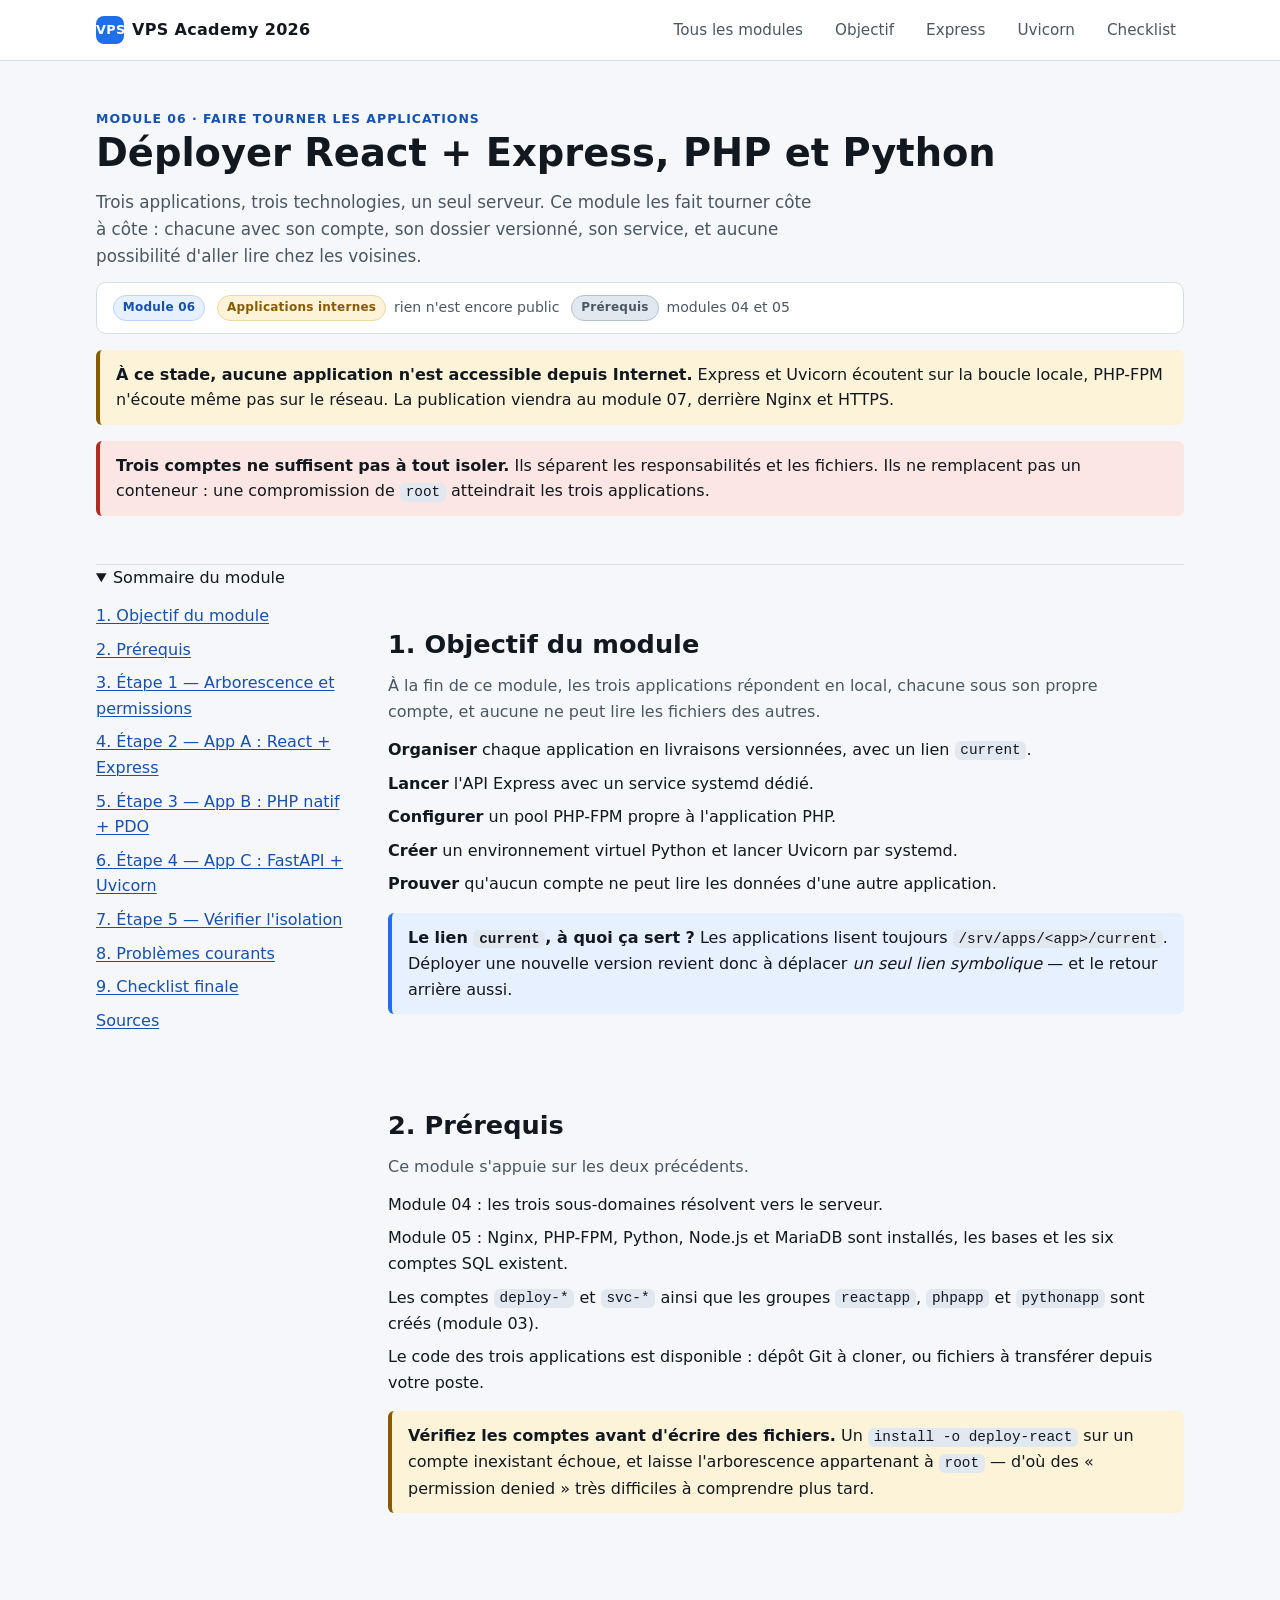
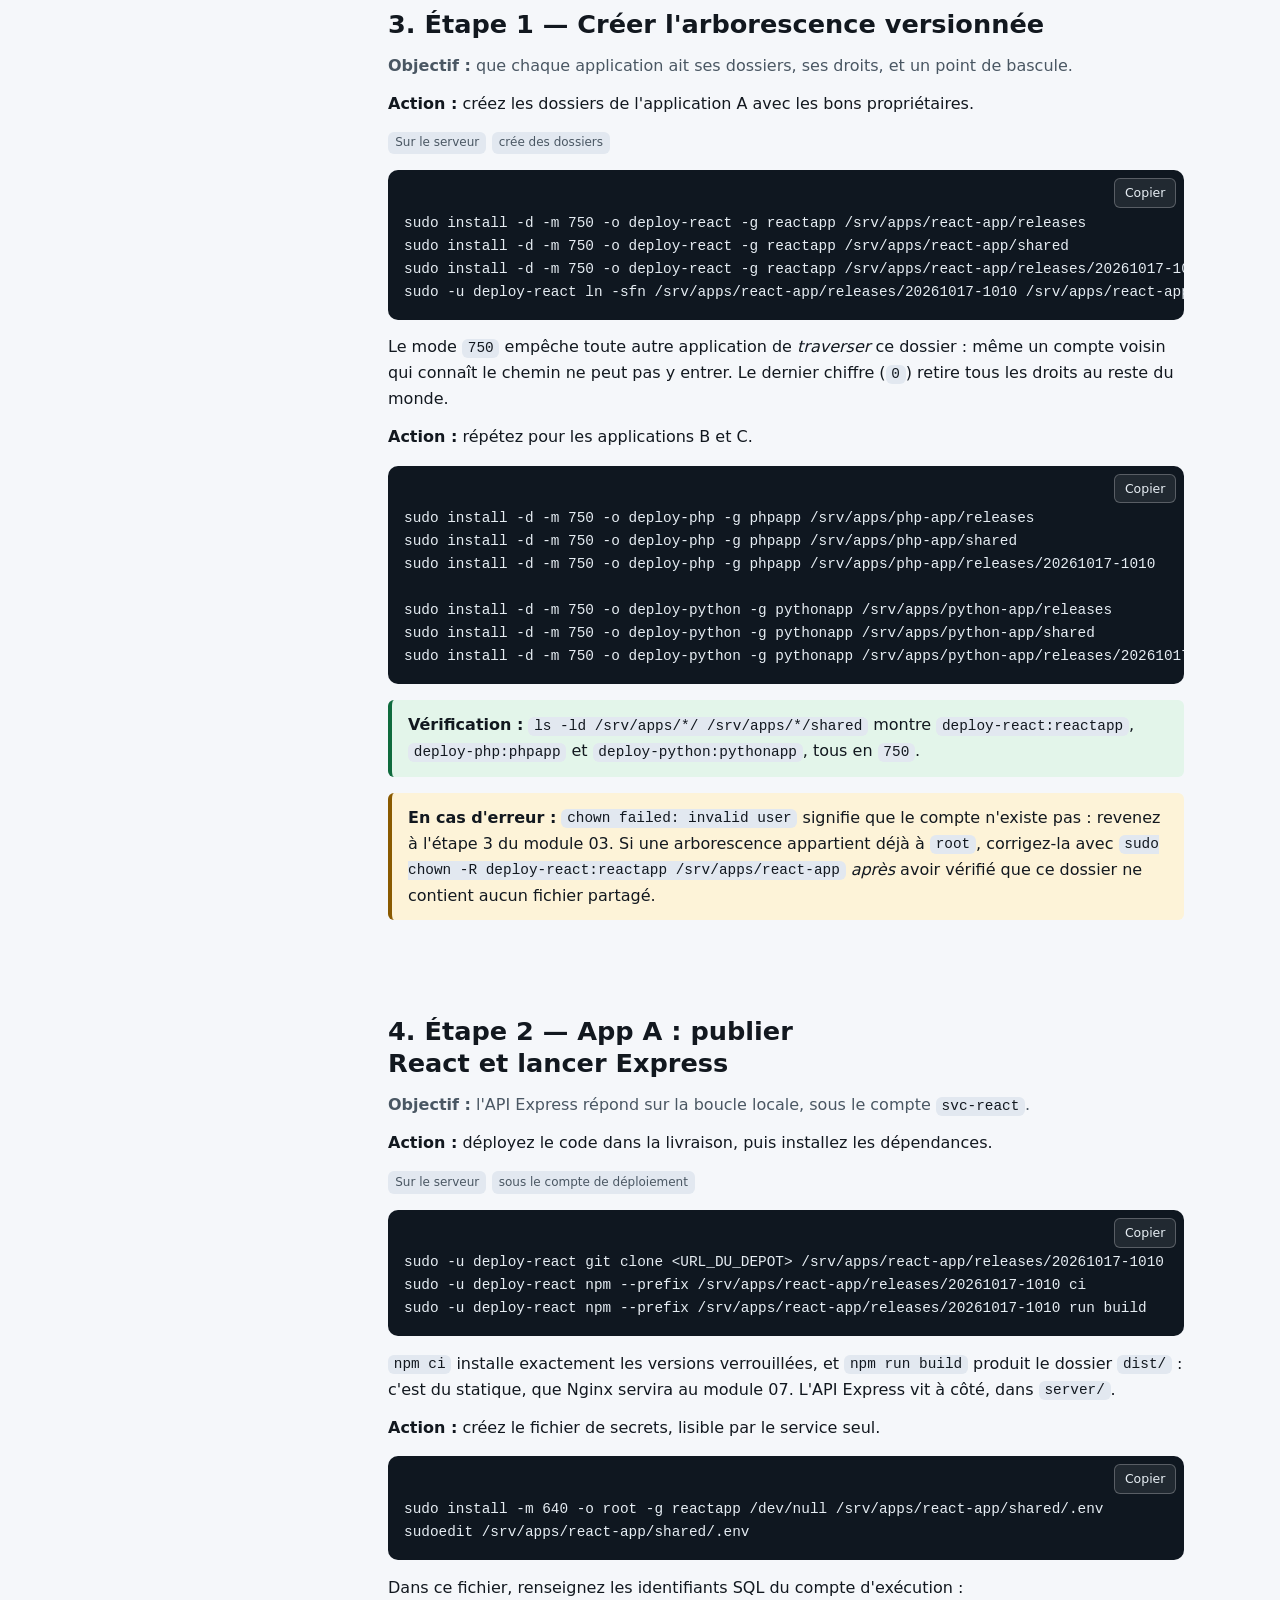
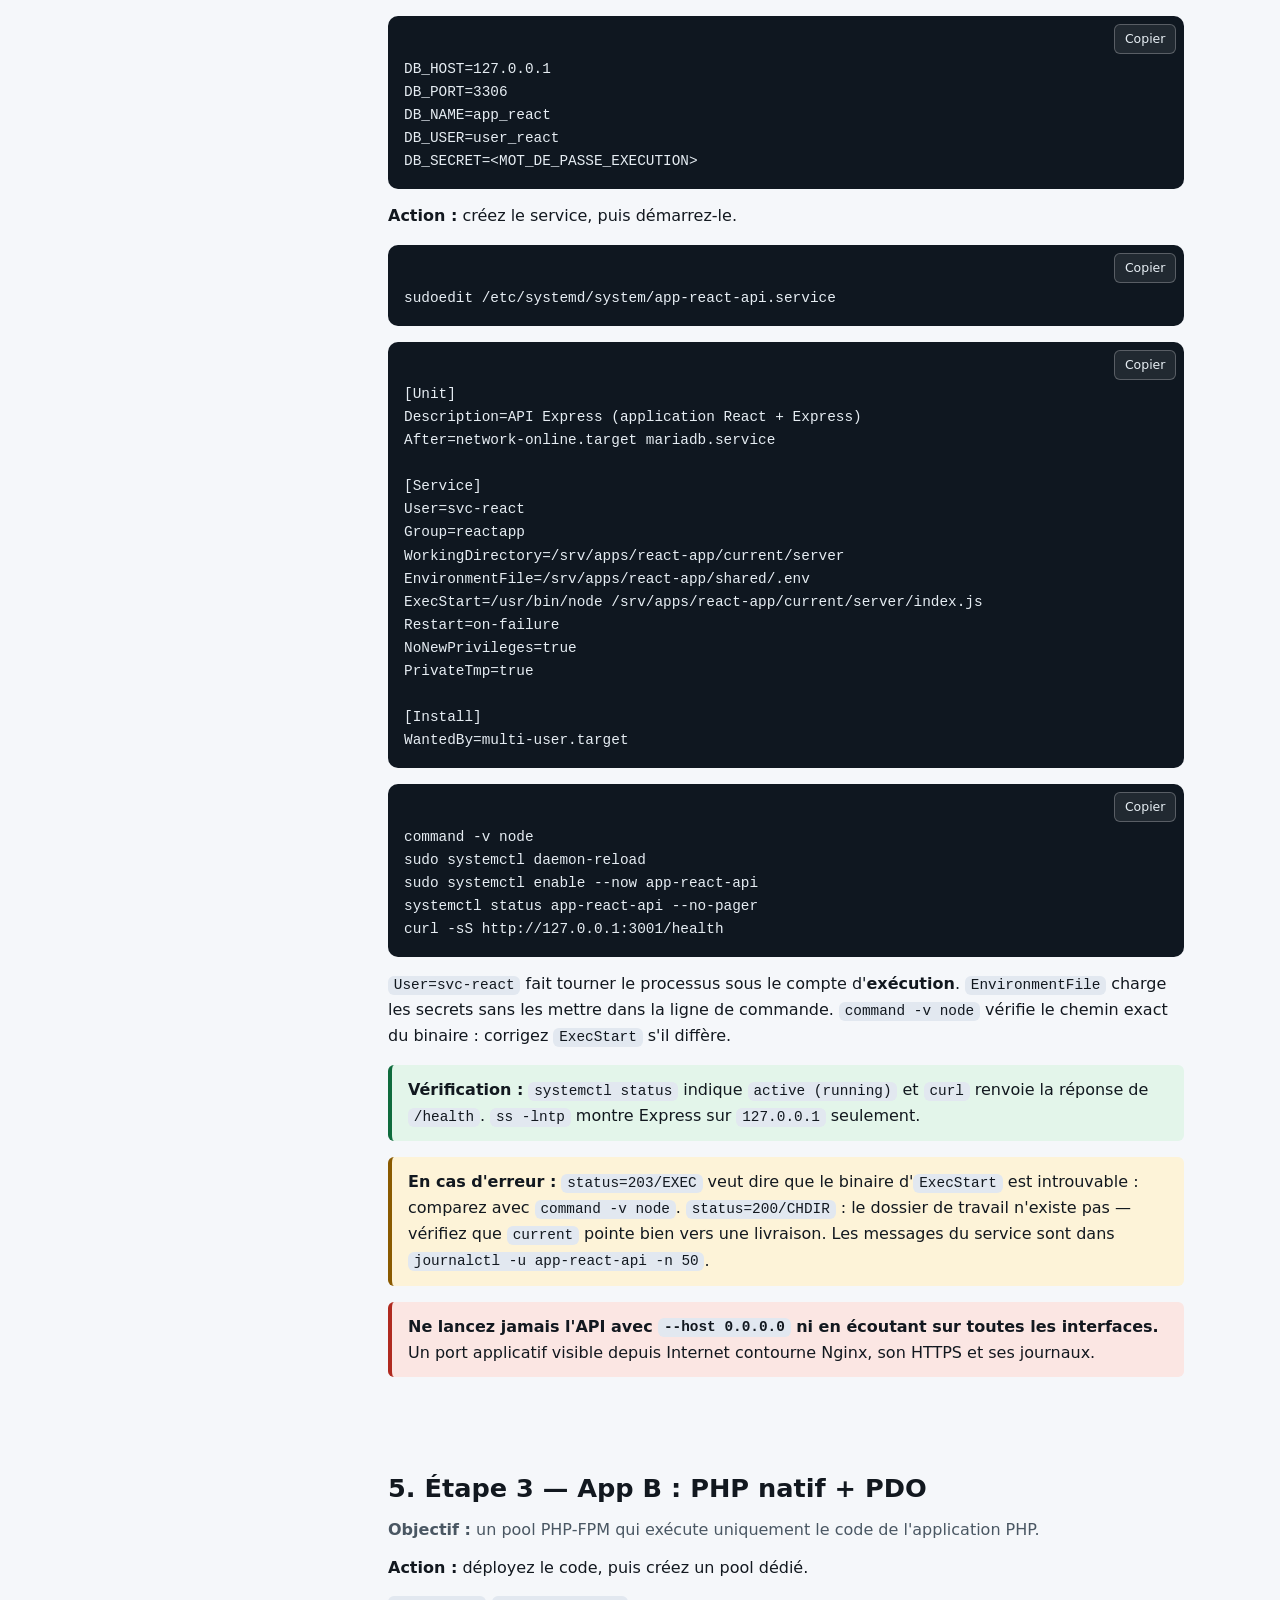
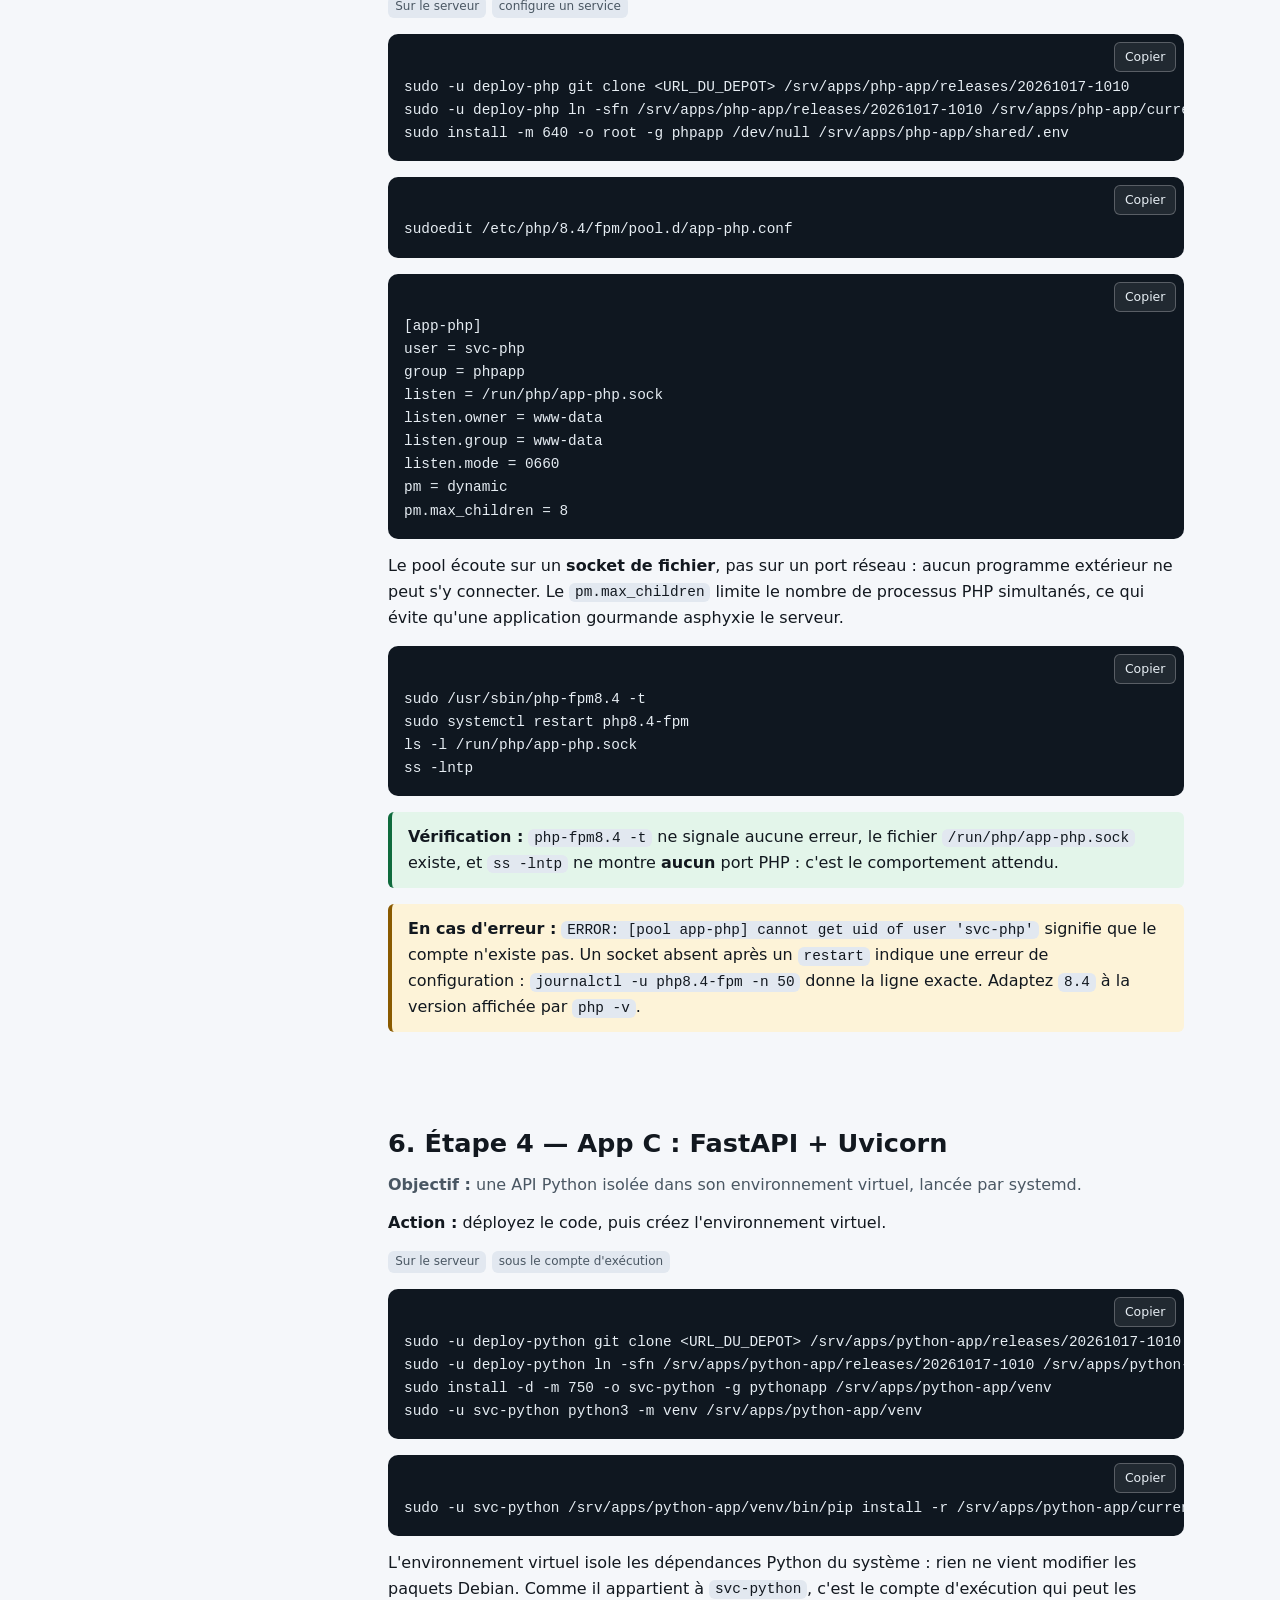
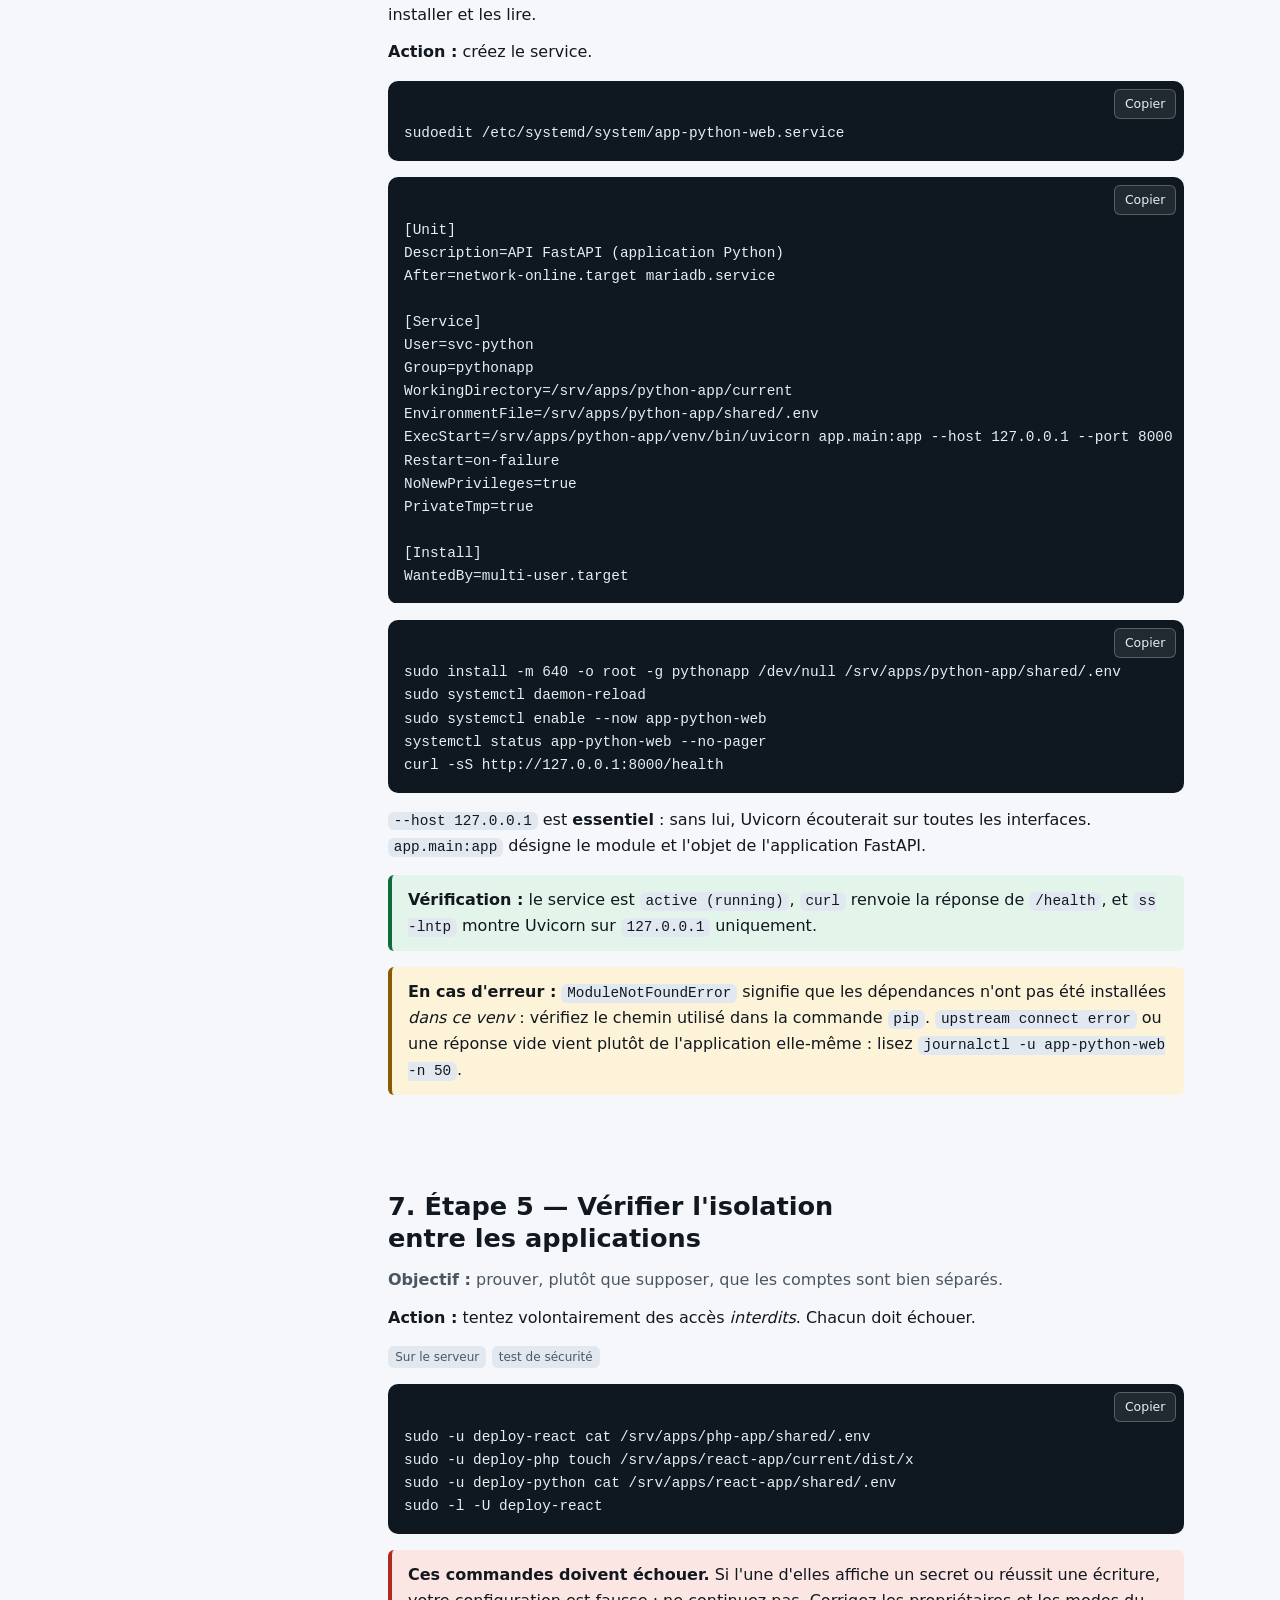
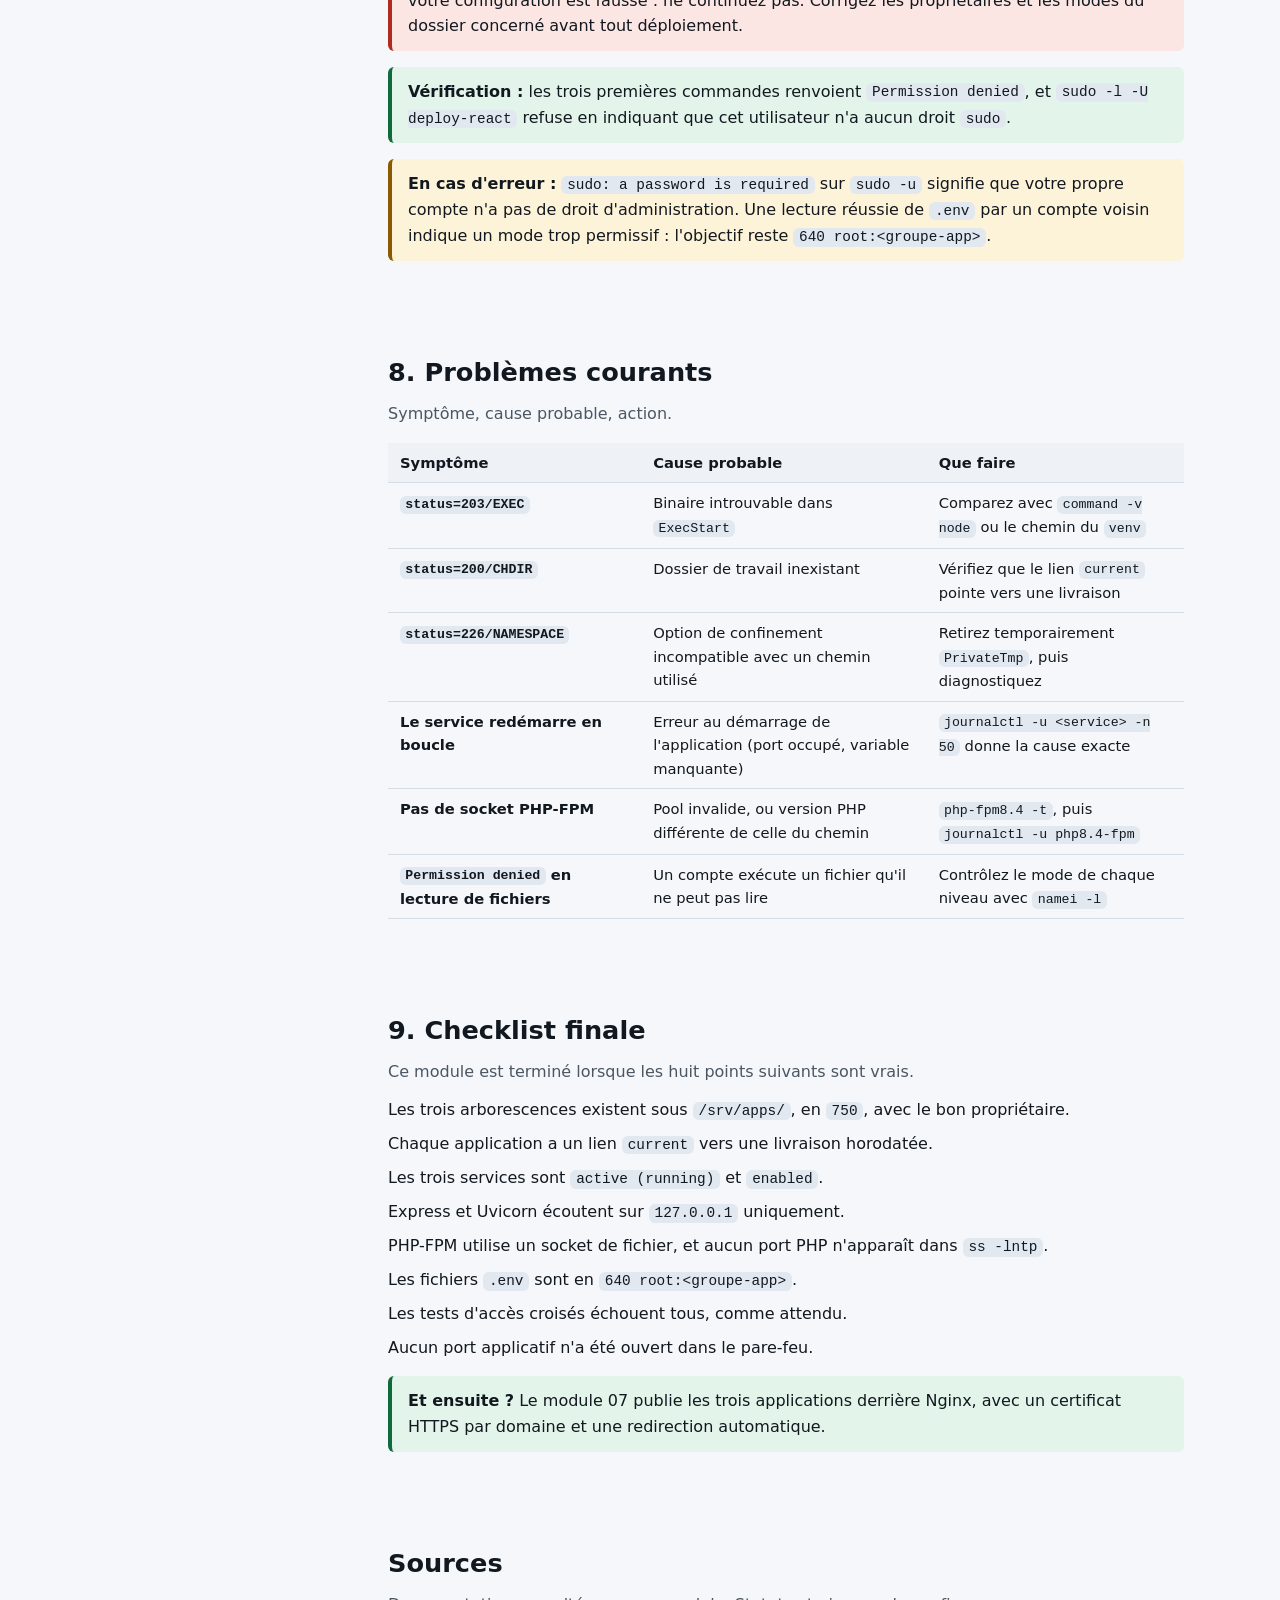
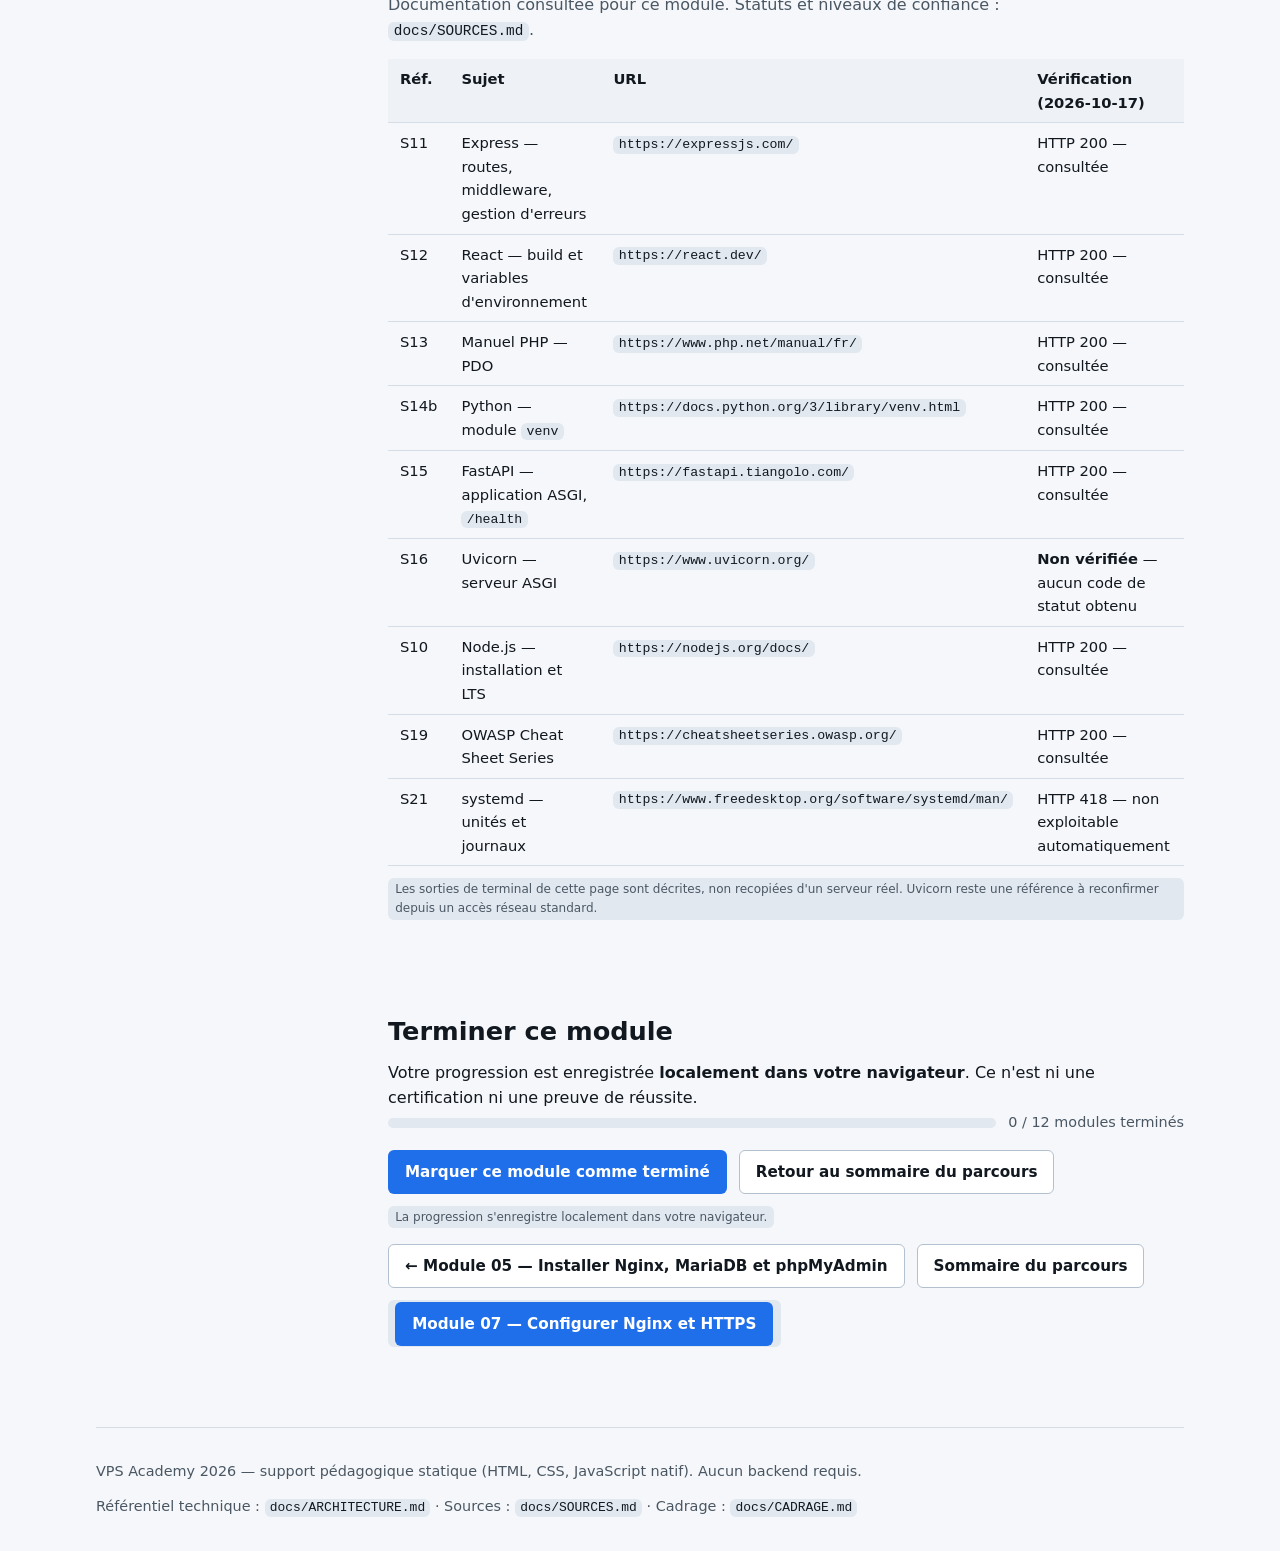
<file: cours/module-06-deploiement-applications.html>
<!doctype html>
<html lang="fr" data-base="..">
<head>
  <meta charset="utf-8">
  <meta name="viewport" content="width=device-width, initial-scale=1">
  <meta name="description" content="Module 06 — Déployer React + Express, PHP et Python : arborescence versionnée sous /srv/apps, services systemd, pool PHP-FPM dédié, environnement virtuel Python et vérification de l'isolation entre applications.">
  <meta name="color-scheme" content="light">
  <title>Module 06 — Déployer React + Express, PHP et Python · VPS Academy 2026</title>
  <link rel="icon" href="data:image/svg+xml,%3Csvg xmlns='http://www.w3.org/2000/svg' viewBox='0 0 32 32'%3E%3Crect width='32' height='32' rx='7' fill='%231f6feb'/%3E%3Ctext x='16' y='22' font-family='system-ui,sans-serif' font-size='13' font-weight='700' fill='white' text-anchor='middle'%3EV%3C/text%3E%3C/svg%3E">
  <link rel="stylesheet" href="../assets/css/main.css">
  <link rel="stylesheet" href="../assets/css/layout.css">
  <link rel="stylesheet" href="../assets/css/components.css">
</head>
<body>
  <a class="skip-link" href="#contenu">Aller au contenu</a>

  <header class="site-header">
    <div class="wrap site-header__inner">
      <a class="brand" href="../index.html">
        <span class="brand__mark" aria-hidden="true">VPS</span>
        VPS Academy&nbsp;2026
      </a>
      <nav class="header-nav" aria-label="Navigation du module">
        <a href="../index.html#modules">Tous les modules</a>
        <a href="#objectif">Objectif</a>
        <a href="#etape-2">Express</a>
        <a href="#etape-4">Uvicorn</a>
        <a href="#checklist">Checklist</a>
      </nav>
    </div>
  </header>

  <main id="contenu" class="wrap">

    <!-- ================================================================== -->
    <!-- Bandeau                                                            -->
    <!-- ================================================================== -->
    <section class="hero" aria-labelledby="titre">
      <p class="eyebrow">Module 06 · Faire tourner les applications</p>
      <h1 id="titre">Déployer React + Express, PHP et Python</h1>
      <p class="lead">
        Trois applications, trois technologies, un seul serveur. Ce module les fait tourner
        côte à côte&nbsp;: chacune avec son compte, son dossier versionné, son service, et
        aucune possibilité d'aller lire chez les voisines.
      </p>
      <div class="status-legend">
        <span class="status-legend__item"><span class="badge badge--published">Module 06</span></span>
        <span class="status-legend__item"><span class="badge badge--drafted">Applications internes</span> rien n'est encore public</span>
        <span class="status-legend__item"><span class="badge badge--planned">Prérequis</span> modules 04 et 05</span>
      </div>
      <div class="callout callout--warn">
        <strong>À ce stade, aucune application n'est accessible depuis Internet.</strong> Express
        et Uvicorn écoutent sur la boucle locale, PHP-FPM n'écoute même pas sur le réseau. La
        publication viendra au module&nbsp;07, derrière Nginx et HTTPS.
      </div>
      <div class="callout callout--danger">
        <strong>Trois comptes ne suffisent pas à tout isoler.</strong> Ils séparent les
        responsabilités et les fichiers. Ils ne remplacent pas un conteneur&nbsp;: une
        compromission de <code>root</code> atteindrait les trois applications.
      </div>
    </section>

    <div class="layout layout--aside">

      <!-- ================================================================ -->
      <!-- Sommaire                                                         -->
      <!-- ================================================================ -->
      <aside class="layout__aside">
        <details id="toc" open>
          <summary>Sommaire du module</summary>
          <nav aria-label="Sommaire du module 06">
            <ul class="checklist">
              <li><span><a href="#objectif">1. Objectif du module</a></span></li>
              <li><span><a href="#prerequis">2. Prérequis</a></span></li>
              <li><span><a href="#etape-1">3. Étape 1 — Arborescence et permissions</a></span></li>
              <li><span><a href="#etape-2">4. Étape 2 — App A : React + Express</a></span></li>
              <li><span><a href="#etape-3">5. Étape 3 — App B : PHP natif + PDO</a></span></li>
              <li><span><a href="#etape-4">6. Étape 4 — App C : FastAPI + Uvicorn</a></span></li>
              <li><span><a href="#etape-5">7. Étape 5 — Vérifier l'isolation</a></span></li>
              <li><span><a href="#problemes">8. Problèmes courants</a></span></li>
              <li><span><a href="#checklist">9. Checklist finale</a></span></li>
              <li><span><a href="#sources">Sources</a></span></li>
            </ul>
          </nav>
        </details>
      </aside>

      <div class="layout__main">

        <!-- ============================================================== -->
        <!-- 1. Objectif                                                    -->
        <!-- ============================================================== -->
        <section class="section" id="objectif" aria-labelledby="objectif-titre">
          <div class="section__head">
            <h2 id="objectif-titre">1. Objectif du module</h2>
            <p>
              À la fin de ce module, les trois applications répondent en local, chacune sous son
              propre compte, et aucune ne peut lire les fichiers des autres.
            </p>
          </div>
          <ul class="checklist">
            <li><span><strong>Organiser</strong> chaque application en livraisons versionnées, avec un lien <code>current</code>.</span></li>
            <li><span><strong>Lancer</strong> l'API Express avec un service systemd dédié.</span></li>
            <li><span><strong>Configurer</strong> un pool PHP-FPM propre à l'application PHP.</span></li>
            <li><span><strong>Créer</strong> un environnement virtuel Python et lancer Uvicorn par systemd.</span></li>
            <li><span><strong>Prouver</strong> qu'aucun compte ne peut lire les données d'une autre application.</span></li>
          </ul>
          <div class="callout">
            <strong>Le lien <code>current</code>, à quoi ça sert&nbsp;?</strong> Les applications
            lisent toujours <code>/srv/apps/&lt;app&gt;/current</code>. Déployer une nouvelle
            version revient donc à déplacer <em>un seul lien symbolique</em> — et le retour arrière
            aussi.
          </div>
        </section>

        <!-- ============================================================== -->
        <!-- 2. Prérequis                                                   -->
        <!-- ============================================================== -->
        <section class="section" id="prerequis" aria-labelledby="prerequis-titre">
          <div class="section__head">
            <h2 id="prerequis-titre">2. Prérequis</h2>
            <p>Ce module s'appuie sur les deux précédents.</p>
          </div>
          <ul class="checklist">
            <li><span>Module 04&nbsp;: les trois sous-domaines résolvent vers le serveur.</span></li>
            <li><span>Module 05&nbsp;: Nginx, PHP-FPM, Python, Node.js et MariaDB sont installés, les bases et les six comptes SQL existent.</span></li>
            <li><span>Les comptes <code>deploy-*</code> et <code>svc-*</code> ainsi que les groupes <code>reactapp</code>, <code>phpapp</code> et <code>pythonapp</code> sont créés (module&nbsp;03).</span></li>
            <li><span>Le code des trois applications est disponible&nbsp;: dépôt Git à cloner, ou fichiers à transférer depuis votre poste.</span></li>
          </ul>
          <div class="callout callout--warn">
            <strong>Vérifiez les comptes avant d'écrire des fichiers.</strong> Un
            <code>install -o deploy-react</code> sur un compte inexistant échoue, et laisse
            l'arborescence appartenant à <code>root</code> — d'où des « permission denied » très
            difficiles à comprendre plus tard.
          </div>
        </section>

        <!-- ============================================================== -->
        <!-- 3. Étape 1 — arborescence                                      -->
        <!-- ============================================================== -->
        <section class="section" id="etape-1" aria-labelledby="etape-1-titre">
          <div class="section__head">
            <h2 id="etape-1-titre">3. Étape 1 — Créer l'arborescence versionnée</h2>
            <p><strong>Objectif&nbsp;:</strong> que chaque application ait ses dossiers, ses droits, et un point de bascule.</p>
          </div>

          <p><strong>Action&nbsp;:</strong> créez les dossiers de l'application A avec les bons propriétaires.</p>
          <p><span class="tag">Sur le serveur</span> <span class="tag">crée des dossiers</span></p>

          <div class="code-block">
            <button class="code-block__copy" type="button" data-copy="cmd06-arbo">Copier</button>
            <pre id="cmd06-arbo">sudo install -d -m 750 -o deploy-react -g reactapp /srv/apps/react-app/releases
sudo install -d -m 750 -o deploy-react -g reactapp /srv/apps/react-app/shared
sudo install -d -m 750 -o deploy-react -g reactapp /srv/apps/react-app/releases/20261017-1010
sudo -u deploy-react ln -sfn /srv/apps/react-app/releases/20261017-1010 /srv/apps/react-app/current</pre>
          </div>

          <p>
            Le mode <code>750</code> empêche toute autre application de <em>traverser</em> ce
            dossier&nbsp;: même un compte voisin qui connaît le chemin ne peut pas y entrer. Le
            dernier chiffre (<code>0</code>) retire tous les droits au reste du monde.
          </p>

          <p><strong>Action&nbsp;:</strong> répétez pour les applications B et C.</p>
          <div class="code-block">
            <button class="code-block__copy" type="button" data-copy="cmd06-arbo-reste">Copier</button>
            <pre id="cmd06-arbo-reste">sudo install -d -m 750 -o deploy-php -g phpapp /srv/apps/php-app/releases
sudo install -d -m 750 -o deploy-php -g phpapp /srv/apps/php-app/shared
sudo install -d -m 750 -o deploy-php -g phpapp /srv/apps/php-app/releases/20261017-1010

sudo install -d -m 750 -o deploy-python -g pythonapp /srv/apps/python-app/releases
sudo install -d -m 750 -o deploy-python -g pythonapp /srv/apps/python-app/shared
sudo install -d -m 750 -o deploy-python -g pythonapp /srv/apps/python-app/releases/20261017-1010</pre>
          </div>

          <div class="callout callout--ok">
            <p><strong>Vérification&nbsp;:</strong> <code>ls -ld /srv/apps/*/ /srv/apps/*/shared</code>
              montre <code>deploy-react:reactapp</code>, <code>deploy-php:phpapp</code> et
              <code>deploy-python:pythonapp</code>, tous en <code>750</code>.</p>
          </div>

          <div class="callout callout--warn">
            <p><strong>En cas d'erreur&nbsp;:</strong> <code>chown failed: invalid user</code>
              signifie que le compte n'existe pas&nbsp;: revenez à l'étape 3 du module&nbsp;03.
              Si une arborescence appartient déjà à <code>root</code>, corrigez-la avec
              <code>sudo chown -R deploy-react:reactapp /srv/apps/react-app</code> <em>après</em>
              avoir vérifié que ce dossier ne contient aucun fichier partagé.</p>
          </div>
        </section>

        <!-- ============================================================== -->
        <!-- 4. Étape 2 — Express                                           -->
        <!-- ============================================================== -->
        <section class="section" id="etape-2" aria-labelledby="etape-2-titre">
          <div class="section__head">
            <h2 id="etape-2-titre">4. Étape 2 — App A : publier React et lancer Express</h2>
            <p><strong>Objectif&nbsp;:</strong> l'API Express répond sur la boucle locale, sous le compte <code>svc-react</code>.</p>
          </div>

          <p><strong>Action&nbsp;:</strong> déployez le code dans la livraison, puis installez les dépendances.</p>
          <p><span class="tag">Sur le serveur</span> <span class="tag">sous le compte de déploiement</span></p>

          <div class="code-block">
            <button class="code-block__copy" type="button" data-copy="cmd06-a-code">Copier</button>
            <pre id="cmd06-a-code">sudo -u deploy-react git clone &lt;URL_DU_DEPOT&gt; /srv/apps/react-app/releases/20261017-1010
sudo -u deploy-react npm --prefix /srv/apps/react-app/releases/20261017-1010 ci
sudo -u deploy-react npm --prefix /srv/apps/react-app/releases/20261017-1010 run build</pre>
          </div>

          <p>
            <code>npm ci</code> installe exactement les versions verrouillées, et
            <code>npm run build</code> produit le dossier <code>dist/</code>&nbsp;: c'est du
            statique, que Nginx servira au module&nbsp;07. L'API Express vit à côté, dans
            <code>server/</code>.
          </p>

          <p><strong>Action&nbsp;:</strong> créez le fichier de secrets, lisible par le service seul.</p>
          <div class="code-block">
            <button class="code-block__copy" type="button" data-copy="cmd06-a-env">Copier</button>
            <pre id="cmd06-a-env">sudo install -m 640 -o root -g reactapp /dev/null /srv/apps/react-app/shared/.env
sudoedit /srv/apps/react-app/shared/.env</pre>
          </div>

          <p>Dans ce fichier, renseignez les identifiants SQL du compte d'exécution&nbsp;:</p>
          <div class="code-block">
            <button class="code-block__copy" type="button" data-copy="cmd06-a-env-contenu">Copier</button>
            <pre id="cmd06-a-env-contenu">DB_HOST=127.0.0.1
DB_PORT=3306
DB_NAME=app_react
DB_USER=user_react
DB_SECRET=&lt;MOT_DE_PASSE_EXECUTION&gt;</pre>
          </div>

          <p><strong>Action&nbsp;:</strong> créez le service, puis démarrez-le.</p>
          <div class="code-block">
            <button class="code-block__copy" type="button" data-copy="cmd06-a-unit">Copier</button>
            <pre id="cmd06-a-unit">sudoedit /etc/systemd/system/app-react-api.service</pre>
          </div>

          <div class="code-block">
            <button class="code-block__copy" type="button" data-copy="cmd06-a-unit-contenu">Copier</button>
            <pre id="cmd06-a-unit-contenu">[Unit]
Description=API Express (application React + Express)
After=network-online.target mariadb.service

[Service]
User=svc-react
Group=reactapp
WorkingDirectory=/srv/apps/react-app/current/server
EnvironmentFile=/srv/apps/react-app/shared/.env
ExecStart=/usr/bin/node /srv/apps/react-app/current/server/index.js
Restart=on-failure
NoNewPrivileges=true
PrivateTmp=true

[Install]
WantedBy=multi-user.target</pre>
          </div>

          <div class="code-block">
            <button class="code-block__copy" type="button" data-copy="cmd06-a-start">Copier</button>
            <pre id="cmd06-a-start">command -v node
sudo systemctl daemon-reload
sudo systemctl enable --now app-react-api
systemctl status app-react-api --no-pager
curl -sS http://127.0.0.1:3001/health</pre>
          </div>

          <p>
            <code>User=svc-react</code> fait tourner le processus sous le compte d'<strong>exécution</strong>.
            <code>EnvironmentFile</code> charge les secrets sans les mettre dans la ligne de
            commande. <code>command -v node</code> vérifie le chemin exact du binaire&nbsp;:
            corrigez <code>ExecStart</code> s'il diffère.
          </p>

          <div class="callout callout--ok">
            <p><strong>Vérification&nbsp;:</strong> <code>systemctl status</code> indique
              <code>active (running)</code> et <code>curl</code> renvoie la réponse de
              <code>/health</code>. <code>ss -lntp</code> montre Express sur
              <code>127.0.0.1</code> seulement.</p>
          </div>

          <div class="callout callout--warn">
            <p><strong>En cas d'erreur&nbsp;:</strong> <code>status=203/EXEC</code> veut dire que le
              binaire d'<code>ExecStart</code> est introuvable&nbsp;: comparez avec
              <code>command -v node</code>. <code>status=200/CHDIR</code>&nbsp;: le dossier de
              travail n'existe pas — vérifiez que <code>current</code> pointe bien vers une
              livraison. Les messages du service sont dans
              <code>journalctl -u app-react-api -n 50</code>.</p>
          </div>

          <div class="callout callout--danger">
            <strong>Ne lancez jamais l'API avec <code>--host 0.0.0.0</code> ni en écoutant sur
            toutes les interfaces.</strong> Un port applicatif visible depuis Internet contourne
            Nginx, son HTTPS et ses journaux.
          </div>
        </section>

        <!-- ============================================================== -->
        <!-- 5. Étape 3 — PHP-FPM                                           -->
        <!-- ============================================================== -->
        <section class="section" id="etape-3" aria-labelledby="etape-3-titre">
          <div class="section__head">
            <h2 id="etape-3-titre">5. Étape 3 — App B : PHP natif + PDO</h2>
            <p><strong>Objectif&nbsp;:</strong> un pool PHP-FPM qui exécute uniquement le code de l'application PHP.</p>
          </div>

          <p><strong>Action&nbsp;:</strong> déployez le code, puis créez un pool dédié.</p>
          <p><span class="tag">Sur le serveur</span> <span class="tag">configure un service</span></p>

          <div class="code-block">
            <button class="code-block__copy" type="button" data-copy="cmd06-b-code">Copier</button>
            <pre id="cmd06-b-code">sudo -u deploy-php git clone &lt;URL_DU_DEPOT&gt; /srv/apps/php-app/releases/20261017-1010
sudo -u deploy-php ln -sfn /srv/apps/php-app/releases/20261017-1010 /srv/apps/php-app/current
sudo install -m 640 -o root -g phpapp /dev/null /srv/apps/php-app/shared/.env</pre>
          </div>

          <div class="code-block">
            <button class="code-block__copy" type="button" data-copy="cmd06-b-pool-editor">Copier</button>
            <pre id="cmd06-b-pool-editor">sudoedit /etc/php/8.4/fpm/pool.d/app-php.conf</pre>
          </div>

          <div class="code-block">
            <button class="code-block__copy" type="button" data-copy="cmd06-b-pool">Copier</button>
            <pre id="cmd06-b-pool">[app-php]
user = svc-php
group = phpapp
listen = /run/php/app-php.sock
listen.owner = www-data
listen.group = www-data
listen.mode = 0660
pm = dynamic
pm.max_children = 8</pre>
          </div>

          <p>
            Le pool écoute sur un <strong>socket de fichier</strong>, pas sur un port réseau&nbsp;:
            aucun programme extérieur ne peut s'y connecter. Le <code>pm.max_children</code> limite
            le nombre de processus PHP simultanés, ce qui évite qu'une application gourmande
            asphyxie le serveur.
          </p>

          <div class="code-block">
            <button class="code-block__copy" type="button" data-copy="cmd06-b-apply">Copier</button>
            <pre id="cmd06-b-apply">sudo /usr/sbin/php-fpm8.4 -t
sudo systemctl restart php8.4-fpm
ls -l /run/php/app-php.sock
ss -lntp</pre>
          </div>

          <div class="callout callout--ok">
            <p><strong>Vérification&nbsp;:</strong> <code>php-fpm8.4 -t</code> ne signale aucune
              erreur, le fichier <code>/run/php/app-php.sock</code> existe, et
              <code>ss -lntp</code> ne montre <strong>aucun</strong> port PHP&nbsp;: c'est le
              comportement attendu.</p>
          </div>

          <div class="callout callout--warn">
            <p><strong>En cas d'erreur&nbsp;:</strong> <code>ERROR: [pool app-php] cannot get
              uid of user 'svc-php'</code> signifie que le compte n'existe pas. Un socket absent
              après un <code>restart</code> indique une erreur de configuration&nbsp;:
              <code>journalctl -u php8.4-fpm -n 50</code> donne la ligne exacte. Adaptez
              <code>8.4</code> à la version affichée par <code>php -v</code>.</p>
          </div>
        </section>

        <!-- ============================================================== -->
        <!-- 6. Étape 4 — Uvicorn                                           -->
        <!-- ============================================================== -->
        <section class="section" id="etape-4" aria-labelledby="etape-4-titre">
          <div class="section__head">
            <h2 id="etape-4-titre">6. Étape 4 — App C : FastAPI + Uvicorn</h2>
            <p><strong>Objectif&nbsp;:</strong> une API Python isolée dans son environnement virtuel, lancée par systemd.</p>
          </div>

          <p><strong>Action&nbsp;:</strong> déployez le code, puis créez l'environnement virtuel.</p>
          <p><span class="tag">Sur le serveur</span> <span class="tag">sous le compte d'exécution</span></p>

          <div class="code-block">
            <button class="code-block__copy" type="button" data-copy="cmd06-c-code">Copier</button>
            <pre id="cmd06-c-code">sudo -u deploy-python git clone &lt;URL_DU_DEPOT&gt; /srv/apps/python-app/releases/20261017-1010
sudo -u deploy-python ln -sfn /srv/apps/python-app/releases/20261017-1010 /srv/apps/python-app/current
sudo install -d -m 750 -o svc-python -g pythonapp /srv/apps/python-app/venv
sudo -u svc-python python3 -m venv /srv/apps/python-app/venv</pre>
          </div>

          <div class="code-block">
            <button class="code-block__copy" type="button" data-copy="cmd06-c-pip">Copier</button>
            <pre id="cmd06-c-pip">sudo -u svc-python /srv/apps/python-app/venv/bin/pip install -r /srv/apps/python-app/current/app/requirements.txt</pre>
          </div>

          <p>
            L'environnement virtuel isole les dépendances Python du système&nbsp;: rien ne vient
            modifier les paquets Debian. Comme il appartient à <code>svc-python</code>, c'est
            le compte d'exécution qui peut les installer et les lire.
          </p>

          <p><strong>Action&nbsp;:</strong> créez le service.</p>
          <div class="code-block">
            <button class="code-block__copy" type="button" data-copy="cmd06-c-unit-editor">Copier</button>
            <pre id="cmd06-c-unit-editor">sudoedit /etc/systemd/system/app-python-web.service</pre>
          </div>

          <div class="code-block">
            <button class="code-block__copy" type="button" data-copy="cmd06-c-unit-contenu">Copier</button>
            <pre id="cmd06-c-unit-contenu">[Unit]
Description=API FastAPI (application Python)
After=network-online.target mariadb.service

[Service]
User=svc-python
Group=pythonapp
WorkingDirectory=/srv/apps/python-app/current
EnvironmentFile=/srv/apps/python-app/shared/.env
ExecStart=/srv/apps/python-app/venv/bin/uvicorn app.main:app --host 127.0.0.1 --port 8000
Restart=on-failure
NoNewPrivileges=true
PrivateTmp=true

[Install]
WantedBy=multi-user.target</pre>
          </div>

          <div class="code-block">
            <button class="code-block__copy" type="button" data-copy="cmd06-c-start">Copier</button>
            <pre id="cmd06-c-start">sudo install -m 640 -o root -g pythonapp /dev/null /srv/apps/python-app/shared/.env
sudo systemctl daemon-reload
sudo systemctl enable --now app-python-web
systemctl status app-python-web --no-pager
curl -sS http://127.0.0.1:8000/health</pre>
          </div>

          <p>
            <code>--host 127.0.0.1</code> est <strong>essentiel</strong>&nbsp;: sans lui, Uvicorn
            écouterait sur toutes les interfaces. <code>app.main:app</code> désigne le module et
            l'objet de l'application FastAPI.
          </p>

          <div class="callout callout--ok">
            <p><strong>Vérification&nbsp;:</strong> le service est <code>active (running)</code>,
              <code>curl</code> renvoie la réponse de <code>/health</code>, et
              <code>ss -lntp</code> montre Uvicorn sur <code>127.0.0.1</code> uniquement.</p>
          </div>

          <div class="callout callout--warn">
            <p><strong>En cas d'erreur&nbsp;:</strong> <code>ModuleNotFoundError</code> signifie que
              les dépendances n'ont pas été installées <em>dans ce venv</em>&nbsp;: vérifiez le
              chemin utilisé dans la commande <code>pip</code>. <code>upstream connect error</code>
              ou une réponse vide vient plutôt de l'application elle-même&nbsp;: lisez
              <code>journalctl -u app-python-web -n 50</code>.</p>
          </div>
        </section>

        <!-- ============================================================== -->
        <!-- 7. Étape 5 — isolation                                         -->
        <!-- ============================================================== -->
        <section class="section" id="etape-5" aria-labelledby="etape-5-titre">
          <div class="section__head">
            <h2 id="etape-5-titre">7. Étape 5 — Vérifier l'isolation entre les applications</h2>
            <p><strong>Objectif&nbsp;:</strong> prouver, plutôt que supposer, que les comptes sont bien séparés.</p>
          </div>

          <p><strong>Action&nbsp;:</strong> tentez volontairement des accès <em>interdits</em>. Chacun doit échouer.</p>
          <p><span class="tag">Sur le serveur</span> <span class="tag">test de sécurité</span></p>

          <div class="code-block">
            <button class="code-block__copy" type="button" data-copy="cmd06-tests">Copier</button>
            <pre id="cmd06-tests">sudo -u deploy-react cat /srv/apps/php-app/shared/.env
sudo -u deploy-php touch /srv/apps/react-app/current/dist/x
sudo -u deploy-python cat /srv/apps/react-app/shared/.env
sudo -l -U deploy-react</pre>
          </div>

          <div class="callout callout--danger">
            <strong>Ces commandes doivent échouer.</strong> Si l'une d'elles affiche un secret ou
            réussit une écriture, votre configuration est fausse&nbsp;: ne continuez pas. Corrigez
            les propriétaires et les modes du dossier concerné avant tout déploiement.
          </div>

          <div class="callout callout--ok">
            <p><strong>Vérification&nbsp;:</strong> les trois premières commandes renvoient
              <code>Permission denied</code>, et <code>sudo -l -U deploy-react</code> refuse en
              indiquant que cet utilisateur n'a aucun droit <code>sudo</code>.</p>
          </div>

          <div class="callout callout--warn">
            <p><strong>En cas d'erreur&nbsp;:</strong> <code>sudo: a password is required</code> sur
            <code>sudo -u</code> signifie que votre propre compte n'a pas de droit d'administration.
            Une lecture réussie de <code>.env</code> par un compte voisin indique un mode trop
            permissif&nbsp;: l'objectif reste <code>640 root:&lt;groupe-app&gt;</code>.</p>
          </div>
        </section>

        <!-- ============================================================== -->
        <!-- 8. Problèmes courants                                          -->
        <!-- ============================================================== -->
        <section class="section" id="problemes" aria-labelledby="problemes-titre">
          <div class="section__head">
            <h2 id="problemes-titre">8. Problèmes courants</h2>
            <p>Symptôme, cause probable, action.</p>
          </div>
          <div class="table-wrap">
            <table>
              <caption class="visually-hidden">Problèmes courants : symptôme, cause probable et action</caption>
              <thead>
                <tr><th scope="col">Symptôme</th><th scope="col">Cause probable</th><th scope="col">Que faire</th></tr>
              </thead>
              <tbody>
                <tr>
                  <th scope="row"><code>status=203/EXEC</code></th>
                  <td>Binaire introuvable dans <code>ExecStart</code></td>
                  <td>Comparez avec <code>command -v node</code> ou le chemin du <code>venv</code></td>
                </tr>
                <tr>
                  <th scope="row"><code>status=200/CHDIR</code></th>
                  <td>Dossier de travail inexistant</td>
                  <td>Vérifiez que le lien <code>current</code> pointe vers une livraison</td>
                </tr>
                <tr>
                  <th scope="row"><code>status=226/NAMESPACE</code></th>
                  <td>Option de confinement incompatible avec un chemin utilisé</td>
                  <td>Retirez temporairement <code>PrivateTmp</code>, puis diagnostiquez</td>
                </tr>
                <tr>
                  <th scope="row">Le service redémarre en boucle</th>
                  <td>Erreur au démarrage de l'application (port occupé, variable manquante)</td>
                  <td><code>journalctl -u &lt;service&gt; -n 50</code> donne la cause exacte</td>
                </tr>
                <tr>
                  <th scope="row">Pas de socket PHP-FPM</th>
                  <td>Pool invalide, ou version PHP différente de celle du chemin</td>
                  <td><code>php-fpm8.4 -t</code>, puis <code>journalctl -u php8.4-fpm</code></td>
                </tr>
                <tr>
                  <th scope="row"><code>Permission denied</code> en lecture de fichiers</th>
                  <td>Un compte exécute un fichier qu'il ne peut pas lire</td>
                  <td>Contrôlez le mode de chaque niveau avec <code>namei -l</code></td>
                </tr>
              </tbody>
            </table>
          </div>
        </section>

        <!-- ============================================================== -->
        <!-- 9. Checklist finale                                            -->
        <!-- ============================================================== -->
        <section class="section" id="checklist" aria-labelledby="checklist-titre">
          <div class="section__head">
            <h2 id="checklist-titre">9. Checklist finale</h2>
            <p>Ce module est terminé lorsque les huit points suivants sont vrais.</p>
          </div>
          <ul class="checklist">
            <li><span>Les trois arborescences existent sous <code>/srv/apps/</code>, en <code>750</code>, avec le bon propriétaire.</span></li>
            <li><span>Chaque application a un lien <code>current</code> vers une livraison horodatée.</span></li>
            <li><span>Les trois services sont <code>active (running)</code> et <code>enabled</code>.</span></li>
            <li><span>Express et Uvicorn écoutent sur <code>127.0.0.1</code> uniquement.</span></li>
            <li><span>PHP-FPM utilise un socket de fichier, et aucun port PHP n'apparaît dans <code>ss -lntp</code>.</span></li>
            <li><span>Les fichiers <code>.env</code> sont en <code>640 root:&lt;groupe-app&gt;</code>.</span></li>
            <li><span>Les tests d'accès croisés échouent tous, comme attendu.</span></li>
            <li><span>Aucun port applicatif n'a été ouvert dans le pare-feu.</span></li>
          </ul>
          <div class="callout callout--ok">
            <strong>Et ensuite&nbsp;?</strong> Le module 07 publie les trois applications derrière
            Nginx, avec un certificat HTTPS par domaine et une redirection automatique.
          </div>
        </section>

        <!-- ============================================================== -->
        <!-- Sources                                                        -->
        <!-- ============================================================== -->
        <section class="section" id="sources" aria-labelledby="sources-titre">
          <div class="section__head">
            <h2 id="sources-titre">Sources</h2>
            <p>Documentation consultée pour ce module. Statuts et niveaux de confiance : <code>docs/SOURCES.md</code>.</p>
          </div>
          <div class="table-wrap">
            <table>
              <caption class="visually-hidden">Sources consultées pour le module 06</caption>
              <thead>
                <tr><th scope="col">Réf.</th><th scope="col">Sujet</th><th scope="col">URL</th><th scope="col">Vérification (2026-10-17)</th></tr>
              </thead>
              <tbody>
                <tr><td>S11</td><td>Express — routes, middleware, gestion d'erreurs</td><td><code>https://expressjs.com/</code></td><td>HTTP 200 — consultée</td></tr>
                <tr><td>S12</td><td>React — build et variables d'environnement</td><td><code>https://react.dev/</code></td><td>HTTP 200 — consultée</td></tr>
                <tr><td>S13</td><td>Manuel PHP — PDO</td><td><code>https://www.php.net/manual/fr/</code></td><td>HTTP 200 — consultée</td></tr>
                <tr><td>S14b</td><td>Python — module <code>venv</code></td><td><code>https://docs.python.org/3/library/venv.html</code></td><td>HTTP 200 — consultée</td></tr>
                <tr><td>S15</td><td>FastAPI — application ASGI, <code>/health</code></td><td><code>https://fastapi.tiangolo.com/</code></td><td>HTTP 200 — consultée</td></tr>
                <tr><td>S16</td><td>Uvicorn — serveur ASGI</td><td><code>https://www.uvicorn.org/</code></td><td><strong>Non vérifiée</strong> — aucun code de statut obtenu</td></tr>
                <tr><td>S10</td><td>Node.js — installation et LTS</td><td><code>https://nodejs.org/docs/</code></td><td>HTTP 200 — consultée</td></tr>
                <tr><td>S19</td><td>OWASP Cheat Sheet Series</td><td><code>https://cheatsheetseries.owasp.org/</code></td><td>HTTP 200 — consultée</td></tr>
                <tr><td>S21</td><td>systemd — unités et journaux</td><td><code>https://www.freedesktop.org/software/systemd/man/</code></td><td>HTTP 418 — non exploitable automatiquement</td></tr>
              </tbody>
            </table>
          </div>
          <p class="tag">Les sorties de terminal de cette page sont décrites, non recopiées d'un serveur réel. Uvicorn reste une référence à reconfirmer depuis un accès réseau standard.</p>
        </section>

        <!-- ============================================================== -->
        <!-- Terminer ce module                                             -->
        <!-- ============================================================== -->
        <section class="section" aria-labelledby="fin-titre">
          <h2 id="fin-titre">Terminer ce module</h2>
          <p>
            Votre progression est enregistrée <strong>localement dans votre navigateur</strong>.
            Ce n'est ni une certification ni une preuve de réussite.
          </p>

          <div class="progress">
            <div class="progress__track">
              <div class="progress__bar" id="progress-bar-fill" role="progressbar" aria-label="Progression locale" aria-valuemin="0" aria-valuemax="100" aria-valuenow="0"></div>
            </div>
            <span class="progress__label" id="progress-label">Progression en cours de chargement</span>
          </div>

          <div class="toolbar">
            <button class="btn" type="button" id="mark-done" disabled>Marquer ce module comme terminé</button>
            <a class="btn secondary" href="../index.html#modules">Retour au sommaire du parcours</a>
          </div>
          <p class="tag" id="mark-done-hint">La progression s'enregistre localement dans votre navigateur.</p>

          <noscript>
            <div class="callout callout--warn">
              <strong>JavaScript est désactivé.</strong> Le contenu de ce module reste
              <strong>entièrement lisible</strong> : les étapes, les commandes et les tableaux
              fonctionnent sans JavaScript. Seuls le bouton de progression et la navigation
              dynamique entre modules sont inactifs.
            </div>
          </noscript>

          <nav class="toolbar" aria-label="Navigation entre les modules">
            <a class="btn secondary" href="../index.html">Sommaire du parcours</a>
            <span id="module-next" class="tag">Module suivant : à venir</span>
          </nav>
        </section>

      </div><!-- /.layout__main -->
    </div><!-- /.layout -->

    <footer class="site-footer">
      <p>VPS Academy 2026 — support pédagogique statique (HTML, CSS, JavaScript natif). Aucun backend requis.</p>
      <p>Référentiel technique : <code>docs/ARCHITECTURE.md</code> · Sources : <code>docs/SOURCES.md</code> · Cadrage : <code>docs/CADRAGE.md</code></p>
    </footer>
  </main>

  <!-- Sans JavaScript, le contenu reste lisible : ce script n'ajoute que des -->
  <!-- commodités (copie, progression, navigation entre modules).             -->
  <script type="module">
    import { initModulePage } from "../assets/js/module-page.js";
    initModulePage("06");
  </script>
</body>
</html>
</file>
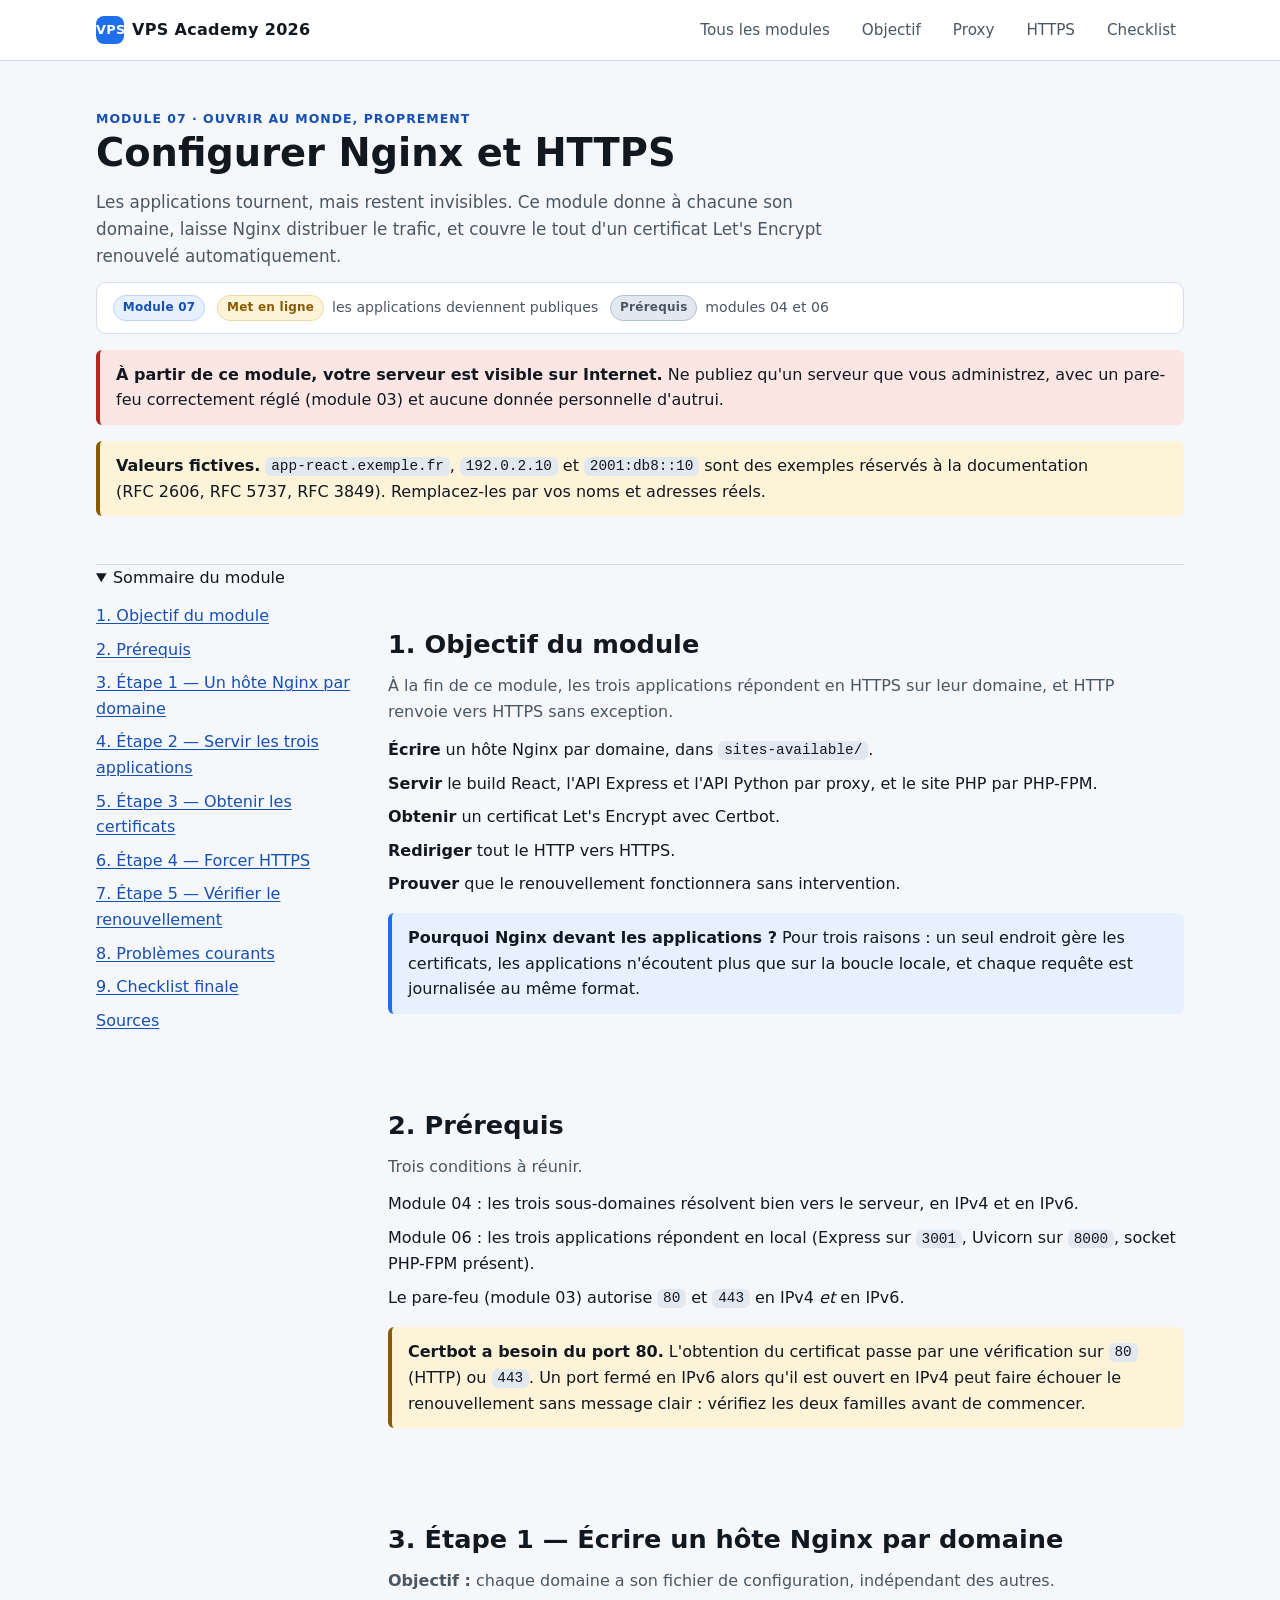
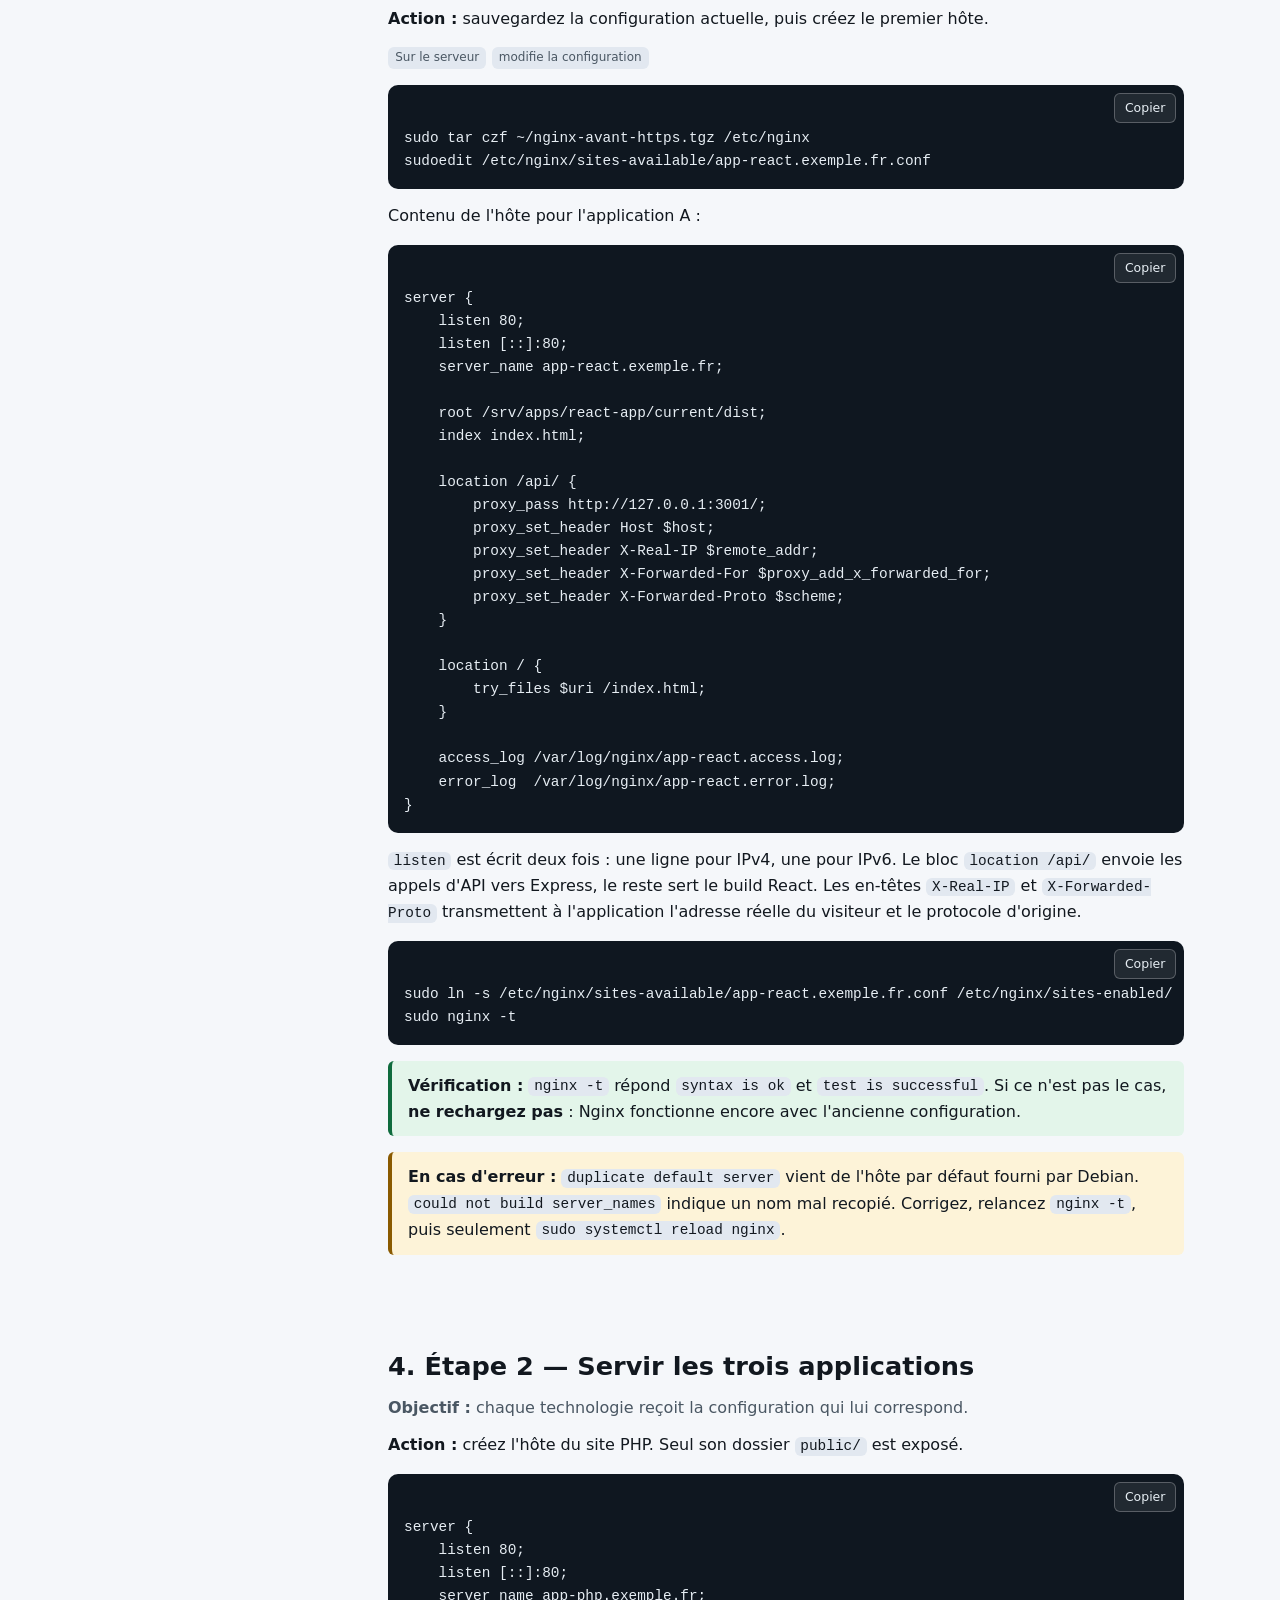
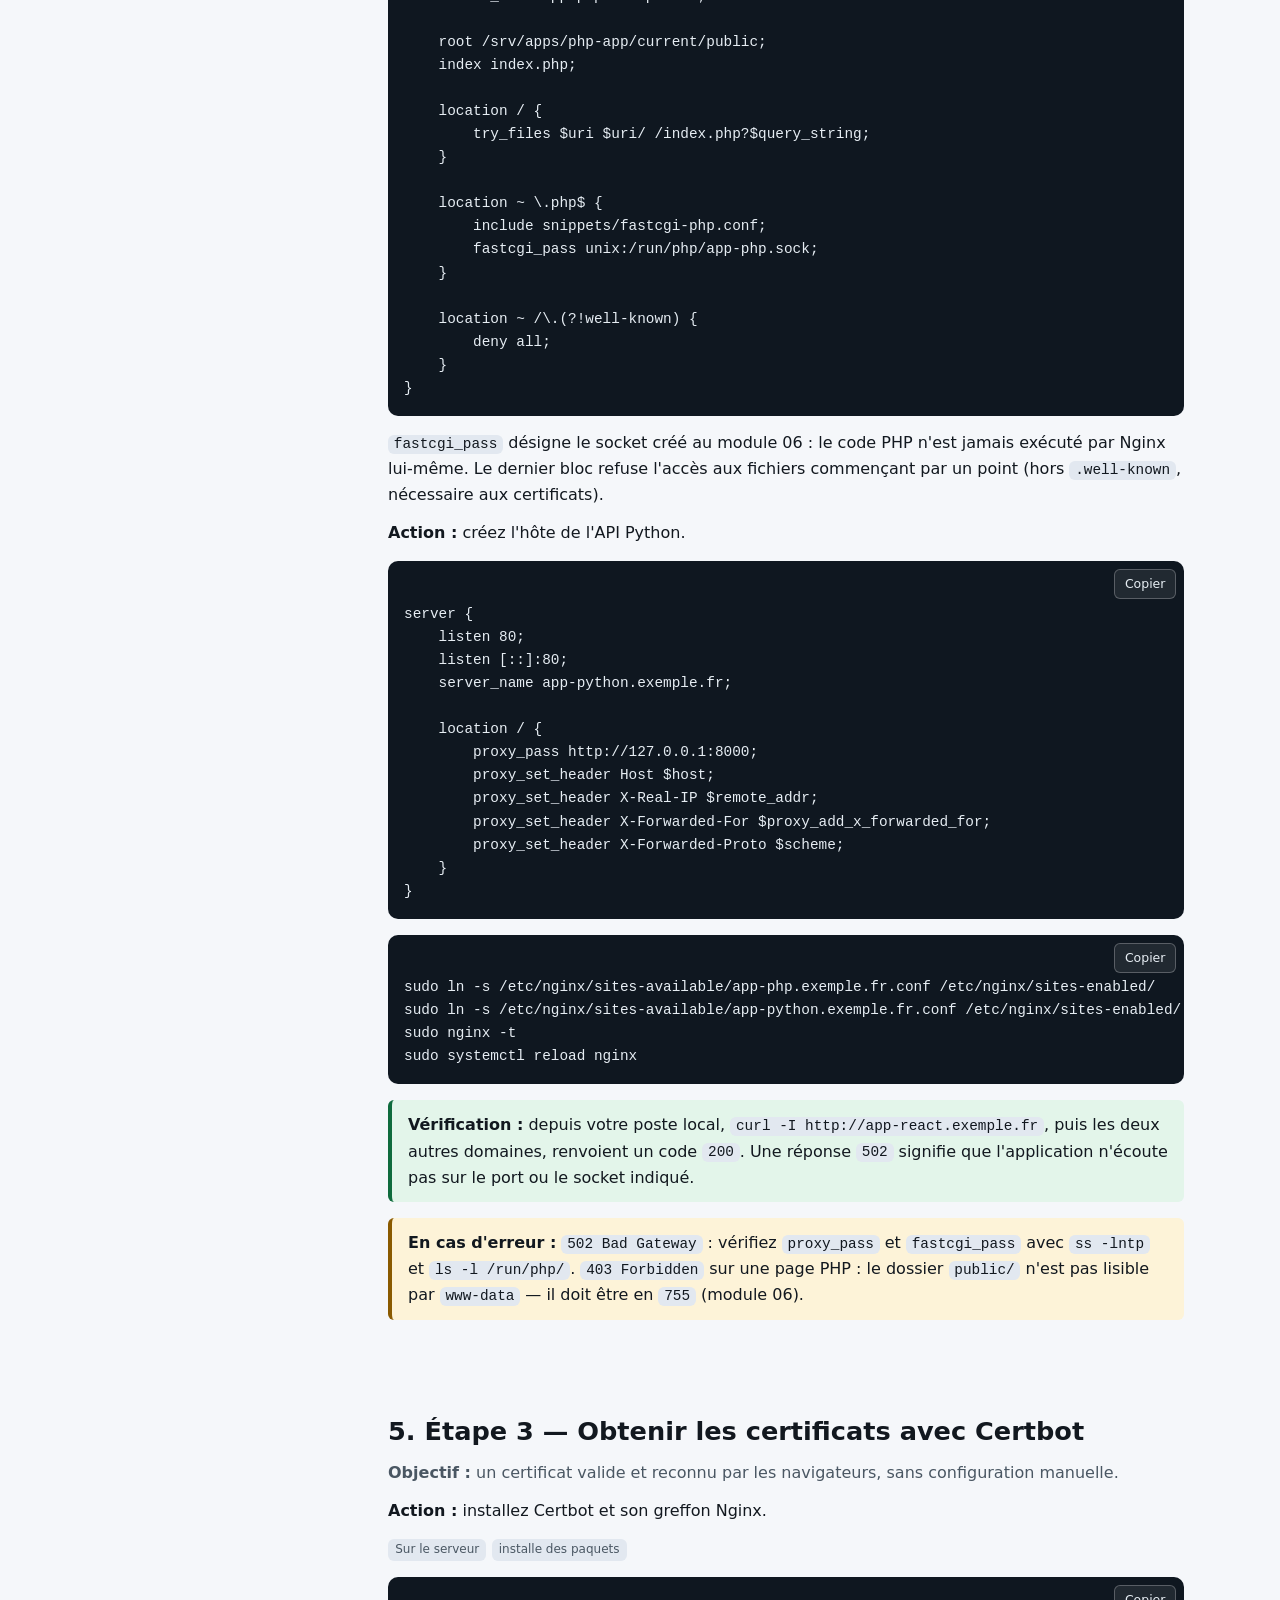
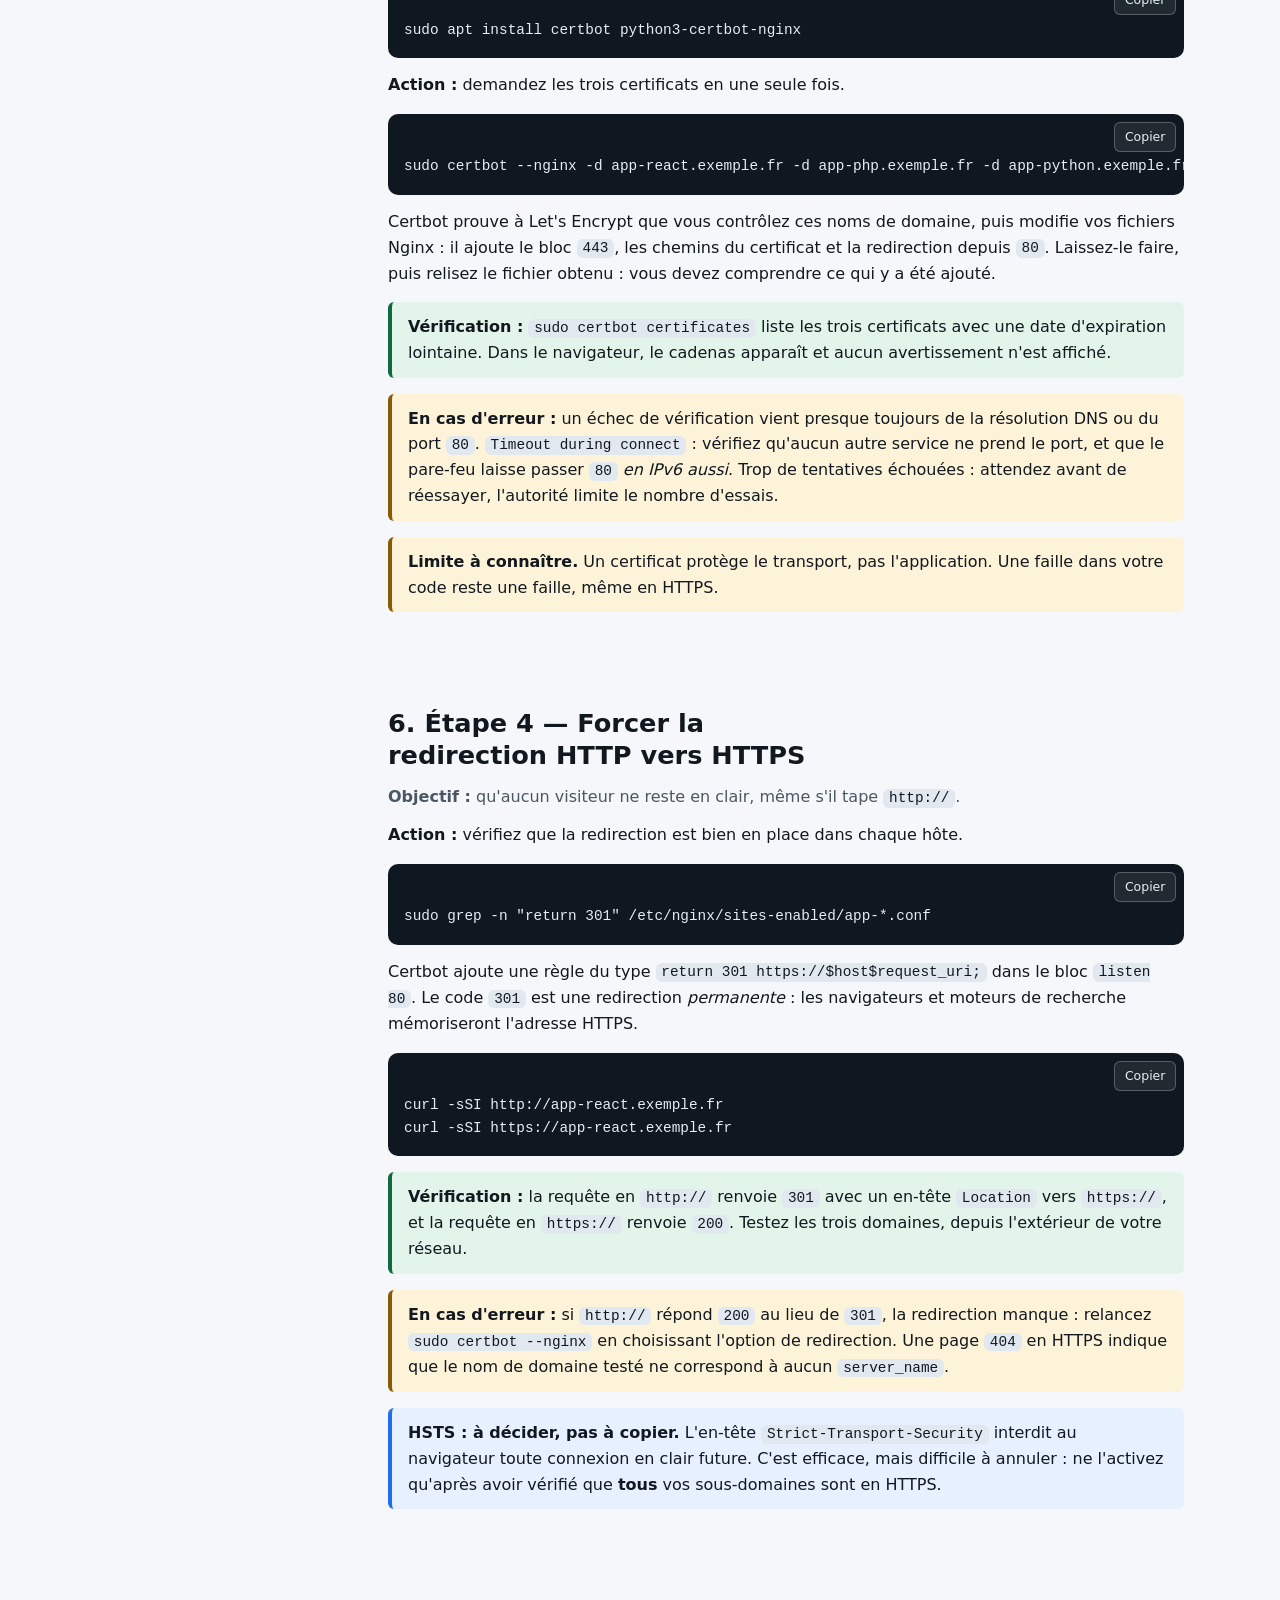
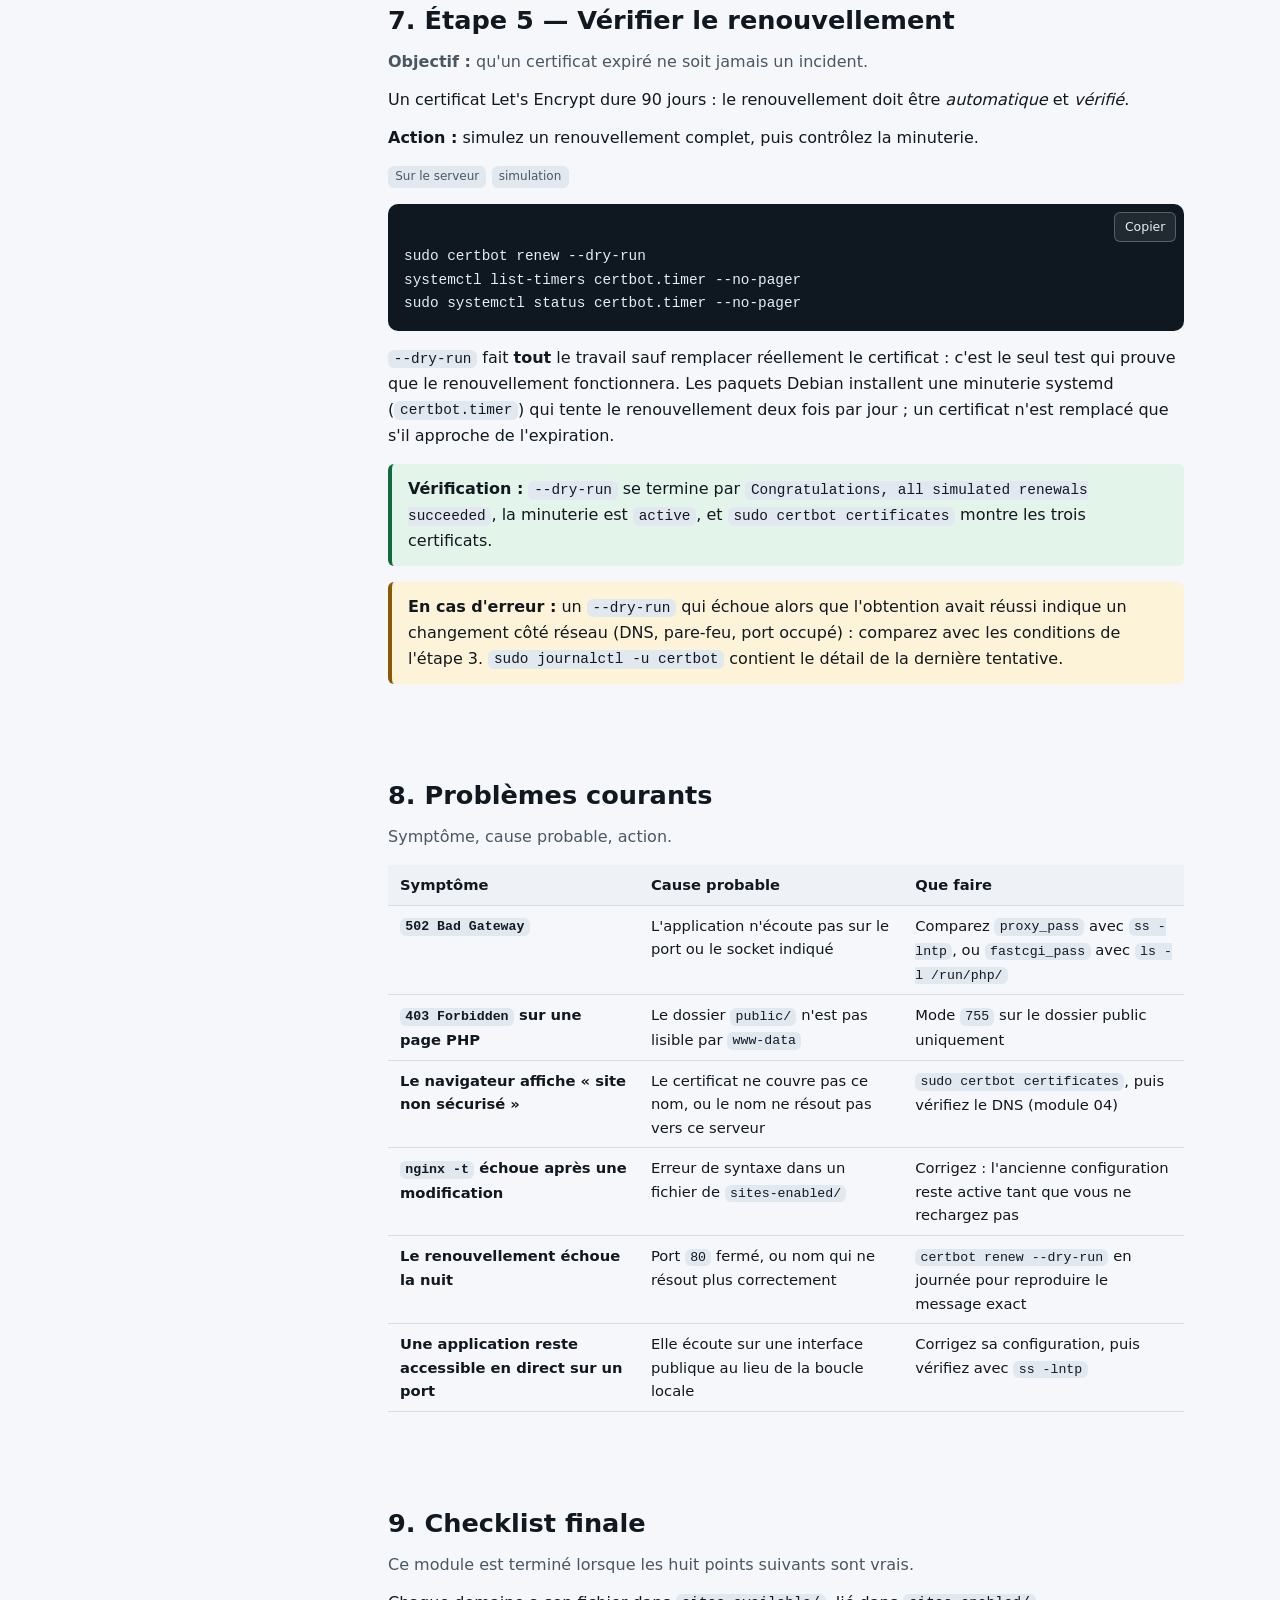
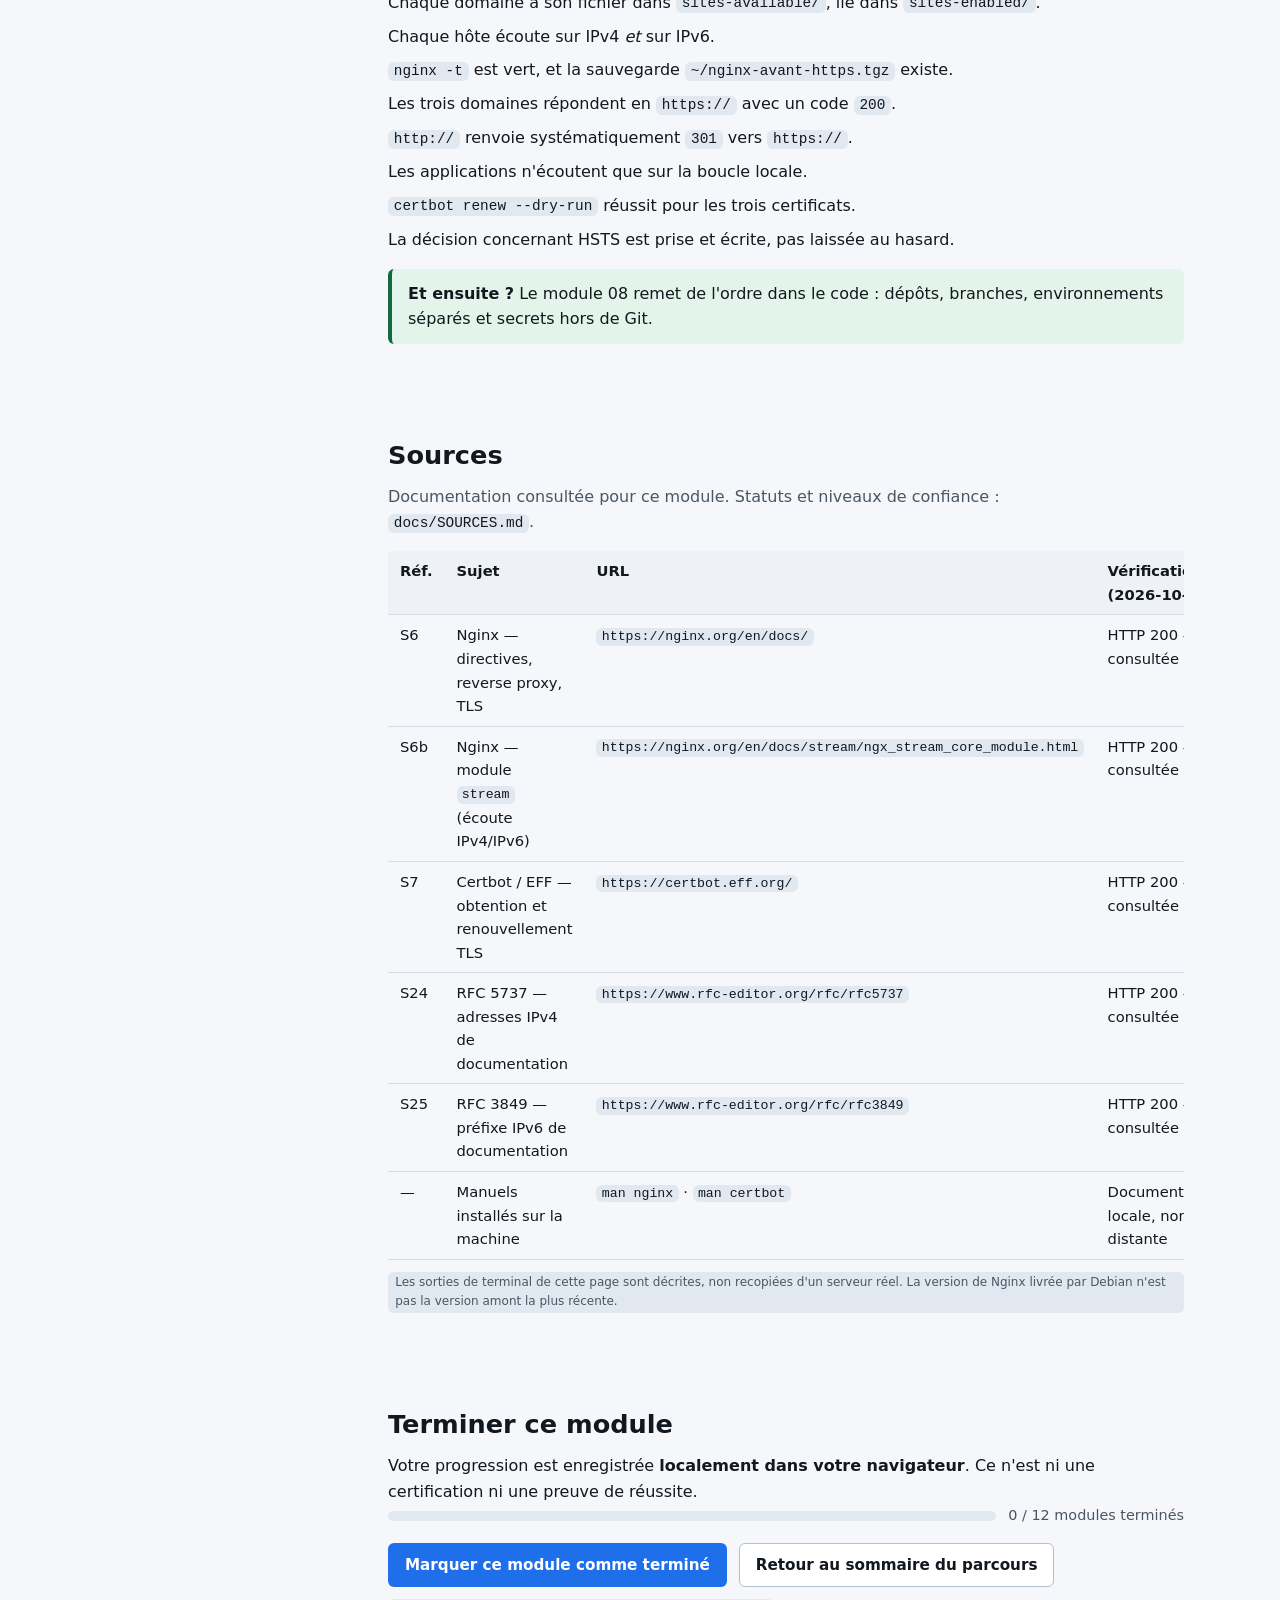
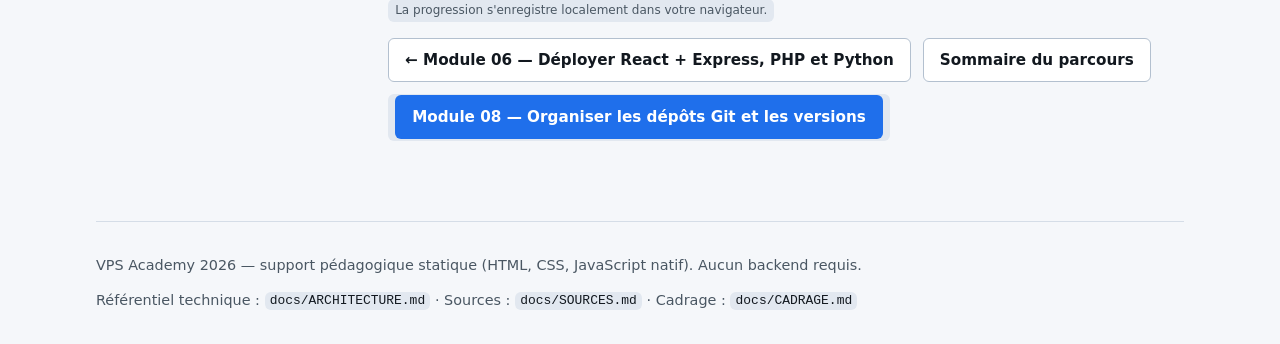
<file: cours/module-07-nginx-reverse-proxy-https.html>
<!doctype html>
<html lang="fr" data-base="..">
<head>
  <meta charset="utf-8">
  <meta name="viewport" content="width=device-width, initial-scale=1">
  <meta name="description" content="Module 07 — Configurer Nginx et HTTPS : un hôte par domaine, reverse proxy vers Express et Uvicorn, PHP-FPM pour le site PHP, certificats Let's Encrypt avec Certbot, redirection HTTP vers HTTPS et vérification du renouvellement.">
  <meta name="color-scheme" content="light">
  <title>Module 07 — Configurer Nginx et HTTPS · VPS Academy 2026</title>
  <link rel="icon" href="data:image/svg+xml,%3Csvg xmlns='http://www.w3.org/2000/svg' viewBox='0 0 32 32'%3E%3Crect width='32' height='32' rx='7' fill='%231f6feb'/%3E%3Ctext x='16' y='22' font-family='system-ui,sans-serif' font-size='13' font-weight='700' fill='white' text-anchor='middle'%3EV%3C/text%3E%3C/svg%3E">
  <link rel="stylesheet" href="../assets/css/main.css">
  <link rel="stylesheet" href="../assets/css/layout.css">
  <link rel="stylesheet" href="../assets/css/components.css">
</head>
<body>
  <a class="skip-link" href="#contenu">Aller au contenu</a>

  <header class="site-header">
    <div class="wrap site-header__inner">
      <a class="brand" href="../index.html">
        <span class="brand__mark" aria-hidden="true">VPS</span>
        VPS Academy&nbsp;2026
      </a>
      <nav class="header-nav" aria-label="Navigation du module">
        <a href="../index.html#modules">Tous les modules</a>
        <a href="#objectif">Objectif</a>
        <a href="#etape-2">Proxy</a>
        <a href="#etape-3">HTTPS</a>
        <a href="#checklist">Checklist</a>
      </nav>
    </div>
  </header>

  <main id="contenu" class="wrap">

    <!-- ================================================================== -->
    <!-- Bandeau                                                            -->
    <!-- ================================================================== -->
    <section class="hero" aria-labelledby="titre">
      <p class="eyebrow">Module 07 · Ouvrir au monde, proprement</p>
      <h1 id="titre">Configurer Nginx et HTTPS</h1>
      <p class="lead">
        Les applications tournent, mais restent invisibles. Ce module donne à chacune son
        domaine, laisse Nginx distribuer le trafic, et couvre le tout d'un certificat
        Let's Encrypt renouvelé automatiquement.
      </p>
      <div class="status-legend">
        <span class="status-legend__item"><span class="badge badge--published">Module 07</span></span>
        <span class="status-legend__item"><span class="badge badge--drafted">Met en ligne</span> les applications deviennent publiques</span>
        <span class="status-legend__item"><span class="badge badge--planned">Prérequis</span> modules 04 et 06</span>
      </div>
      <div class="callout callout--danger">
        <strong>À partir de ce module, votre serveur est visible sur Internet.</strong> Ne publiez
        qu'un serveur que vous administrez, avec un pare-feu correctement réglé (module&nbsp;03) et
        aucune donnée personnelle d'autrui.
      </div>
      <div class="callout callout--warn">
        <strong>Valeurs fictives.</strong> <code>app-react.exemple.fr</code>, <code>192.0.2.10</code>
        et <code>2001:db8::10</code> sont des exemples réservés à la documentation (RFC&nbsp;2606,
        RFC&nbsp;5737, RFC&nbsp;3849). Remplacez-les par vos noms et adresses réels.
      </div>
    </section>

    <div class="layout layout--aside">

      <!-- ================================================================ -->
      <!-- Sommaire                                                         -->
      <!-- ================================================================ -->
      <aside class="layout__aside">
        <details id="toc" open>
          <summary>Sommaire du module</summary>
          <nav aria-label="Sommaire du module 07">
            <ul class="checklist">
              <li><span><a href="#objectif">1. Objectif du module</a></span></li>
              <li><span><a href="#prerequis">2. Prérequis</a></span></li>
              <li><span><a href="#etape-1">3. Étape 1 — Un hôte Nginx par domaine</a></span></li>
              <li><span><a href="#etape-2">4. Étape 2 — Servir les trois applications</a></span></li>
              <li><span><a href="#etape-3">5. Étape 3 — Obtenir les certificats</a></span></li>
              <li><span><a href="#etape-4">6. Étape 4 — Forcer HTTPS</a></span></li>
              <li><span><a href="#etape-5">7. Étape 5 — Vérifier le renouvellement</a></span></li>
              <li><span><a href="#problemes">8. Problèmes courants</a></span></li>
              <li><span><a href="#checklist">9. Checklist finale</a></span></li>
              <li><span><a href="#sources">Sources</a></span></li>
            </ul>
          </nav>
        </details>
      </aside>

      <div class="layout__main">

        <!-- ============================================================== -->
        <!-- 1. Objectif                                                    -->
        <!-- ============================================================== -->
        <section class="section" id="objectif" aria-labelledby="objectif-titre">
          <div class="section__head">
            <h2 id="objectif-titre">1. Objectif du module</h2>
            <p>
              À la fin de ce module, les trois applications répondent en HTTPS sur leur domaine,
              et HTTP renvoie vers HTTPS sans exception.
            </p>
          </div>
          <ul class="checklist">
            <li><span><strong>Écrire</strong> un hôte Nginx par domaine, dans <code>sites-available/</code>.</span></li>
            <li><span><strong>Servir</strong> le build React, l'API Express et l'API Python par proxy, et le site PHP par PHP-FPM.</span></li>
            <li><span><strong>Obtenir</strong> un certificat Let's Encrypt avec Certbot.</span></li>
            <li><span><strong>Rediriger</strong> tout le HTTP vers HTTPS.</span></li>
            <li><span><strong>Prouver</strong> que le renouvellement fonctionnera sans intervention.</span></li>
          </ul>
          <div class="callout">
            <strong>Pourquoi Nginx devant les applications&nbsp;?</strong> Pour trois raisons&nbsp;:
            un seul endroit gère les certificats, les applications n'écoutent plus que sur la boucle
            locale, et chaque requête est journalisée au même format.
          </div>
        </section>

        <!-- ============================================================== -->
        <!-- 2. Prérequis                                                   -->
        <!-- ============================================================== -->
        <section class="section" id="prerequis" aria-labelledby="prerequis-titre">
          <div class="section__head">
            <h2 id="prerequis-titre">2. Prérequis</h2>
            <p>Trois conditions à réunir.</p>
          </div>
          <ul class="checklist">
            <li><span>Module 04&nbsp;: les trois sous-domaines résolvent bien vers le serveur, en IPv4 et en IPv6.</span></li>
            <li><span>Module 06&nbsp;: les trois applications répondent en local (Express sur <code>3001</code>, Uvicorn sur <code>8000</code>, socket PHP-FPM présent).</span></li>
            <li><span>Le pare-feu (module&nbsp;03) autorise <code>80</code> et <code>443</code> en IPv4 <em>et</em> en IPv6.</span></li>
          </ul>
          <div class="callout callout--warn">
            <strong>Certbot a besoin du port 80.</strong> L'obtention du certificat passe par une
            vérification sur <code>80</code> (HTTP) ou <code>443</code>. Un port fermé en IPv6 alors
            qu'il est ouvert en IPv4 peut faire échouer le renouvellement sans message clair&nbsp;:
            vérifiez les deux familles avant de commencer.
          </div>
        </section>

        <!-- ============================================================== -->
        <!-- 3. Étape 1 — hôtes                                             -->
        <!-- ============================================================== -->
        <section class="section" id="etape-1" aria-labelledby="etape-1-titre">
          <div class="section__head">
            <h2 id="etape-1-titre">3. Étape 1 — Écrire un hôte Nginx par domaine</h2>
            <p><strong>Objectif&nbsp;:</strong> chaque domaine a son fichier de configuration, indépendant des autres.</p>
          </div>

          <p><strong>Action&nbsp;:</strong> sauvegardez la configuration actuelle, puis créez le premier hôte.</p>
          <p><span class="tag">Sur le serveur</span> <span class="tag">modifie la configuration</span></p>

          <div class="code-block">
            <button class="code-block__copy" type="button" data-copy="cmd07-backup">Copier</button>
            <pre id="cmd07-backup">sudo tar czf ~/nginx-avant-https.tgz /etc/nginx
sudoedit /etc/nginx/sites-available/app-react.exemple.fr.conf</pre>
          </div>

          <p>Contenu de l'hôte pour l'application A&nbsp;:</p>
          <div class="code-block">
            <button class="code-block__copy" type="button" data-copy="cmd07-vhost-react">Copier</button>
            <pre id="cmd07-vhost-react">server {
    listen 80;
    listen [::]:80;
    server_name app-react.exemple.fr;

    root /srv/apps/react-app/current/dist;
    index index.html;

    location /api/ {
        proxy_pass http://127.0.0.1:3001/;
        proxy_set_header Host $host;
        proxy_set_header X-Real-IP $remote_addr;
        proxy_set_header X-Forwarded-For $proxy_add_x_forwarded_for;
        proxy_set_header X-Forwarded-Proto $scheme;
    }

    location / {
        try_files $uri /index.html;
    }

    access_log /var/log/nginx/app-react.access.log;
    error_log  /var/log/nginx/app-react.error.log;
}</pre>
          </div>

          <p>
            <code>listen</code> est écrit deux fois&nbsp;: une ligne pour IPv4, une pour IPv6. Le
            bloc <code>location /api/</code> envoie les appels d'API vers Express, le reste sert le
            build React. Les en-têtes <code>X-Real-IP</code> et <code>X-Forwarded-Proto</code>
            transmettent à l'application l'adresse réelle du visiteur et le protocole d'origine.
          </p>

          <div class="code-block">
            <button class="code-block__copy" type="button" data-copy="cmd07-enable">Copier</button>
            <pre id="cmd07-enable">sudo ln -s /etc/nginx/sites-available/app-react.exemple.fr.conf /etc/nginx/sites-enabled/
sudo nginx -t</pre>
          </div>

          <div class="callout callout--ok">
            <p><strong>Vérification&nbsp;:</strong> <code>nginx -t</code> répond
              <code>syntax is ok</code> et <code>test is successful</code>. Si ce n'est pas le cas,
              <strong>ne rechargez pas</strong>&nbsp;: Nginx fonctionne encore avec l'ancienne
              configuration.</p>
          </div>

          <div class="callout callout--warn">
            <p><strong>En cas d'erreur&nbsp;:</strong> <code>duplicate default server</code> vient de
              l'hôte par défaut fourni par Debian. <code>could not build server_names</code> indique
              un nom mal recopié. Corrigez, relancez <code>nginx -t</code>, puis seulement
              <code>sudo systemctl reload nginx</code>.</p>
          </div>
        </section>

        <!-- ============================================================== -->
        <!-- 4. Étape 2 — servir les trois                                  -->
        <!-- ============================================================== -->
        <section class="section" id="etape-2" aria-labelledby="etape-2-titre">
          <div class="section__head">
            <h2 id="etape-2-titre">4. Étape 2 — Servir les trois applications</h2>
            <p><strong>Objectif&nbsp;:</strong> chaque technologie reçoit la configuration qui lui correspond.</p>
          </div>

          <p><strong>Action&nbsp;:</strong> créez l'hôte du site PHP. Seul son dossier <code>public/</code> est exposé.</p>
          <div class="code-block">
            <button class="code-block__copy" type="button" data-copy="cmd07-vhost-php">Copier</button>
            <pre id="cmd07-vhost-php">server {
    listen 80;
    listen [::]:80;
    server_name app-php.exemple.fr;

    root /srv/apps/php-app/current/public;
    index index.php;

    location / {
        try_files $uri $uri/ /index.php?$query_string;
    }

    location ~ \.php$ {
        include snippets/fastcgi-php.conf;
        fastcgi_pass unix:/run/php/app-php.sock;
    }

    location ~ /\.(?!well-known) {
        deny all;
    }
}</pre>
          </div>

          <p>
            <code>fastcgi_pass</code> désigne le socket créé au module&nbsp;06&nbsp;: le code PHP
            n'est jamais exécuté par Nginx lui-même. Le dernier bloc refuse l'accès aux fichiers
            commençant par un point (hors <code>.well-known</code>, nécessaire aux certificats).
          </p>

          <p><strong>Action&nbsp;:</strong> créez l'hôte de l'API Python.</p>
          <div class="code-block">
            <button class="code-block__copy" type="button" data-copy="cmd07-vhost-python">Copier</button>
            <pre id="cmd07-vhost-python">server {
    listen 80;
    listen [::]:80;
    server_name app-python.exemple.fr;

    location / {
        proxy_pass http://127.0.0.1:8000;
        proxy_set_header Host $host;
        proxy_set_header X-Real-IP $remote_addr;
        proxy_set_header X-Forwarded-For $proxy_add_x_forwarded_for;
        proxy_set_header X-Forwarded-Proto $scheme;
    }
}</pre>
          </div>

          <div class="code-block">
            <button class="code-block__copy" type="button" data-copy="cmd07-enable-all">Copier</button>
            <pre id="cmd07-enable-all">sudo ln -s /etc/nginx/sites-available/app-php.exemple.fr.conf /etc/nginx/sites-enabled/
sudo ln -s /etc/nginx/sites-available/app-python.exemple.fr.conf /etc/nginx/sites-enabled/
sudo nginx -t
sudo systemctl reload nginx</pre>
          </div>

          <div class="callout callout--ok">
            <p><strong>Vérification&nbsp;:</strong> depuis votre poste local,
              <code>curl -I http://app-react.exemple.fr</code>, puis les deux autres domaines,
              renvoient un code <code>200</code>. Une réponse <code>502</code> signifie que
              l'application n'écoute pas sur le port ou le socket indiqué.</p>
          </div>

          <div class="callout callout--warn">
            <p><strong>En cas d'erreur&nbsp;:</strong> <code>502 Bad Gateway</code>&nbsp;: vérifiez
              <code>proxy_pass</code> et <code>fastcgi_pass</code> avec <code>ss -lntp</code> et
              <code>ls -l /run/php/</code>. <code>403 Forbidden</code> sur une page PHP&nbsp;: le
              dossier <code>public/</code> n'est pas lisible par <code>www-data</code> — il doit être
              en <code>755</code> (module&nbsp;06).</p>
          </div>
        </section>

        <!-- ============================================================== -->
        <!-- 5. Étape 3 — certificats                                       -->
        <!-- ============================================================== -->
        <section class="section" id="etape-3" aria-labelledby="etape-3-titre">
          <div class="section__head">
            <h2 id="etape-3-titre">5. Étape 3 — Obtenir les certificats avec Certbot</h2>
            <p><strong>Objectif&nbsp;:</strong> un certificat valide et reconnu par les navigateurs, sans configuration manuelle.</p>
          </div>

          <p><strong>Action&nbsp;:</strong> installez Certbot et son greffon Nginx.</p>
          <p><span class="tag">Sur le serveur</span> <span class="tag">installe des paquets</span></p>

          <div class="code-block">
            <button class="code-block__copy" type="button" data-copy="cmd07-certbot-install">Copier</button>
            <pre id="cmd07-certbot-install">sudo apt install certbot python3-certbot-nginx</pre>
          </div>

          <p><strong>Action&nbsp;:</strong> demandez les trois certificats en une seule fois.</p>
          <div class="code-block">
            <button class="code-block__copy" type="button" data-copy="cmd07-certbot-run">Copier</button>
            <pre id="cmd07-certbot-run">sudo certbot --nginx -d app-react.exemple.fr -d app-php.exemple.fr -d app-python.exemple.fr</pre>
          </div>

          <p>
            Certbot prouve à Let's Encrypt que vous contrôlez ces noms de domaine, puis modifie vos
            fichiers Nginx&nbsp;: il ajoute le bloc <code>443</code>, les chemins du certificat et la
            redirection depuis <code>80</code>. Laissez-le faire, puis relisez le fichier obtenu&nbsp;:
            vous devez comprendre ce qui y a été ajouté.
          </p>

          <div class="callout callout--ok">
            <p><strong>Vérification&nbsp;:</strong> <code>sudo certbot certificates</code> liste les
              trois certificats avec une date d'expiration lointaine. Dans le navigateur, le cadenas
              apparaît et aucun avertissement n'est affiché.</p>
          </div>

          <div class="callout callout--warn">
            <p><strong>En cas d'erreur&nbsp;:</strong> un échec de vérification vient presque toujours
              de la résolution DNS ou du port <code>80</code>. <code>Timeout during connect</code>&nbsp;:
              vérifiez qu'aucun autre service ne prend le port, et que le pare-feu laisse passer
              <code>80</code> <em>en IPv6 aussi</em>. Trop de tentatives échouées&nbsp;: attendez avant
              de réessayer, l'autorité limite le nombre d'essais.</p>
          </div>

          <div class="callout callout--warn">
            <strong>Limite à connaître.</strong> Un certificat protège le transport, pas
            l'application. Une faille dans votre code reste une faille, même en HTTPS.
          </div>
        </section>

        <!-- ============================================================== -->
        <!-- 6. Étape 4 — forcer HTTPS                                      -->
        <!-- ============================================================== -->
        <section class="section" id="etape-4" aria-labelledby="etape-4-titre">
          <div class="section__head">
            <h2 id="etape-4-titre">6. Étape 4 — Forcer la redirection HTTP vers HTTPS</h2>
            <p><strong>Objectif&nbsp;:</strong> qu'aucun visiteur ne reste en clair, même s'il tape <code>http://</code>.</p>
          </div>

          <p><strong>Action&nbsp;:</strong> vérifiez que la redirection est bien en place dans chaque hôte.</p>
          <div class="code-block">
            <button class="code-block__copy" type="button" data-copy="cmd07-redirect">Copier</button>
            <pre id="cmd07-redirect">sudo grep -n "return 301" /etc/nginx/sites-enabled/app-*.conf</pre>
          </div>

          <p>
            Certbot ajoute une règle du type <code>return 301 https://$host$request_uri;</code> dans le
            bloc <code>listen 80</code>. Le code <code>301</code> est une redirection
            <em>permanente</em>&nbsp;: les navigateurs et moteurs de recherche mémoriseront l'adresse
            HTTPS.
          </p>

          <div class="code-block">
            <button class="code-block__copy" type="button" data-copy="cmd07-verif-http">Copier</button>
            <pre id="cmd07-verif-http">curl -sSI http://app-react.exemple.fr
curl -sSI https://app-react.exemple.fr</pre>
          </div>

          <div class="callout callout--ok">
            <p><strong>Vérification&nbsp;:</strong> la requête en <code>http://</code> renvoie
              <code>301</code> avec un en-tête <code>Location</code> vers <code>https://</code>, et la
              requête en <code>https://</code> renvoie <code>200</code>. Testez les trois domaines,
              depuis l'extérieur de votre réseau.</p>
          </div>

          <div class="callout callout--warn">
            <p><strong>En cas d'erreur&nbsp;:</strong> si <code>http://</code> répond <code>200</code>
              au lieu de <code>301</code>, la redirection manque&nbsp;: relancez
              <code>sudo certbot --nginx</code> en choisissant l'option de redirection. Une page
              <code>404</code> en HTTPS indique que le nom de domaine testé ne correspond à aucun
              <code>server_name</code>.</p>
          </div>

          <div class="callout">
            <strong>HSTS&nbsp;: à décider, pas à copier.</strong> L'en-tête
            <code>Strict-Transport-Security</code> interdit au navigateur toute connexion en clair
            future. C'est efficace, mais difficile à annuler&nbsp;: ne l'activez qu'après avoir
            vérifié que <strong>tous</strong> vos sous-domaines sont en HTTPS.
          </div>
        </section>

        <!-- ============================================================== -->
        <!-- 7. Étape 5 — renouvellement                                    -->
        <!-- ============================================================== -->
        <section class="section" id="etape-5" aria-labelledby="etape-5-titre">
          <div class="section__head">
            <h2 id="etape-5-titre">7. Étape 5 — Vérifier le renouvellement</h2>
            <p><strong>Objectif&nbsp;:</strong> qu'un certificat expiré ne soit jamais un incident.</p>
          </div>

          <p>Un certificat Let's Encrypt dure 90 jours&nbsp;: le renouvellement doit être
            <em>automatique</em> et <em>vérifié</em>.</p>

          <p><strong>Action&nbsp;:</strong> simulez un renouvellement complet, puis contrôlez la minuterie.</p>
          <p><span class="tag">Sur le serveur</span> <span class="tag">simulation</span></p>

          <div class="code-block">
            <button class="code-block__copy" type="button" data-copy="cmd07-renew">Copier</button>
            <pre id="cmd07-renew">sudo certbot renew --dry-run
systemctl list-timers certbot.timer --no-pager
sudo systemctl status certbot.timer --no-pager</pre>
          </div>

          <p>
            <code>--dry-run</code> fait <strong>tout</strong> le travail sauf remplacer réellement le
            certificat&nbsp;: c'est le seul test qui prouve que le renouvellement fonctionnera. Les
            paquets Debian installent une minuterie systemd (<code>certbot.timer</code>) qui tente le
            renouvellement deux fois par jour&nbsp;; un certificat n'est remplacé que s'il approche de
            l'expiration.
          </p>

          <div class="callout callout--ok">
            <p><strong>Vérification&nbsp;:</strong> <code>--dry-run</code> se termine par
              <code>Congratulations, all simulated renewals succeeded</code>, la minuterie est
              <code>active</code>, et <code>sudo certbot certificates</code> montre les trois
              certificats.</p>
          </div>

          <div class="callout callout--warn">
            <p><strong>En cas d'erreur&nbsp;:</strong> un <code>--dry-run</code> qui échoue alors que
              l'obtention avait réussi indique un changement côté réseau (DNS, pare-feu, port
              occupé)&nbsp;: comparez avec les conditions de l'étape 3.
              <code>sudo journalctl -u certbot</code> contient le détail de la dernière tentative.</p>
          </div>
        </section>

        <!-- ============================================================== -->
        <!-- 8. Problèmes courants                                          -->
        <!-- ============================================================== -->
        <section class="section" id="problemes" aria-labelledby="problemes-titre">
          <div class="section__head">
            <h2 id="problemes-titre">8. Problèmes courants</h2>
            <p>Symptôme, cause probable, action.</p>
          </div>
          <div class="table-wrap">
            <table>
              <caption class="visually-hidden">Problèmes courants : symptôme, cause probable et action</caption>
              <thead>
                <tr><th scope="col">Symptôme</th><th scope="col">Cause probable</th><th scope="col">Que faire</th></tr>
              </thead>
              <tbody>
                <tr>
                  <th scope="row"><code>502 Bad Gateway</code></th>
                  <td>L'application n'écoute pas sur le port ou le socket indiqué</td>
                  <td>Comparez <code>proxy_pass</code> avec <code>ss -lntp</code>, ou <code>fastcgi_pass</code> avec <code>ls -l /run/php/</code></td>
                </tr>
                <tr>
                  <th scope="row"><code>403 Forbidden</code> sur une page PHP</th>
                  <td>Le dossier <code>public/</code> n'est pas lisible par <code>www-data</code></td>
                  <td>Mode <code>755</code> sur le dossier public uniquement</td>
                </tr>
                <tr>
                  <th scope="row">Le navigateur affiche « site non sécurisé »</th>
                  <td>Le certificat ne couvre pas ce nom, ou le nom ne résout pas vers ce serveur</td>
                  <td><code>sudo certbot certificates</code>, puis vérifiez le DNS (module&nbsp;04)</td>
                </tr>
                <tr>
                  <th scope="row"><code>nginx -t</code> échoue après une modification</th>
                  <td>Erreur de syntaxe dans un fichier de <code>sites-enabled/</code></td>
                  <td>Corrigez&nbsp;: l'ancienne configuration reste active tant que vous ne rechargez pas</td>
                </tr>
                <tr>
                  <th scope="row">Le renouvellement échoue la nuit</th>
                  <td>Port <code>80</code> fermé, ou nom qui ne résout plus correctement</td>
                  <td><code>certbot renew --dry-run</code> en journée pour reproduire le message exact</td>
                </tr>
                <tr>
                  <th scope="row">Une application reste accessible en direct sur un port</th>
                  <td>Elle écoute sur une interface publique au lieu de la boucle locale</td>
                  <td>Corrigez sa configuration, puis vérifiez avec <code>ss -lntp</code></td>
                </tr>
              </tbody>
            </table>
          </div>
        </section>

        <!-- ============================================================== -->
        <!-- 9. Checklist finale                                            -->
        <!-- ============================================================== -->
        <section class="section" id="checklist" aria-labelledby="checklist-titre">
          <div class="section__head">
            <h2 id="checklist-titre">9. Checklist finale</h2>
            <p>Ce module est terminé lorsque les huit points suivants sont vrais.</p>
          </div>
          <ul class="checklist">
            <li><span>Chaque domaine a son fichier dans <code>sites-available/</code>, lié dans <code>sites-enabled/</code>.</span></li>
            <li><span>Chaque hôte écoute sur IPv4 <em>et</em> sur IPv6.</span></li>
            <li><span><code>nginx -t</code> est vert, et la sauvegarde <code>~/nginx-avant-https.tgz</code> existe.</span></li>
            <li><span>Les trois domaines répondent en <code>https://</code> avec un code <code>200</code>.</span></li>
            <li><span><code>http://</code> renvoie systématiquement <code>301</code> vers <code>https://</code>.</span></li>
            <li><span>Les applications n'écoutent que sur la boucle locale.</span></li>
            <li><span><code>certbot renew --dry-run</code> réussit pour les trois certificats.</span></li>
            <li><span>La décision concernant HSTS est prise et écrite, pas laissée au hasard.</span></li>
          </ul>
          <div class="callout callout--ok">
            <strong>Et ensuite&nbsp;?</strong> Le module 08 remet de l'ordre dans le code&nbsp;:
            dépôts, branches, environnements séparés et secrets hors de Git.
          </div>
        </section>

        <!-- ============================================================== -->
        <!-- Sources                                                        -->
        <!-- ============================================================== -->
        <section class="section" id="sources" aria-labelledby="sources-titre">
          <div class="section__head">
            <h2 id="sources-titre">Sources</h2>
            <p>Documentation consultée pour ce module. Statuts et niveaux de confiance : <code>docs/SOURCES.md</code>.</p>
          </div>
          <div class="table-wrap">
            <table>
              <caption class="visually-hidden">Sources consultées pour le module 07</caption>
              <thead>
                <tr><th scope="col">Réf.</th><th scope="col">Sujet</th><th scope="col">URL</th><th scope="col">Vérification (2026-10-17)</th></tr>
              </thead>
              <tbody>
                <tr><td>S6</td><td>Nginx — directives, reverse proxy, TLS</td><td><code>https://nginx.org/en/docs/</code></td><td>HTTP 200 — consultée</td></tr>
                <tr><td>S6b</td><td>Nginx — module <code>stream</code> (écoute IPv4/IPv6)</td><td><code>https://nginx.org/en/docs/stream/ngx_stream_core_module.html</code></td><td>HTTP 200 — consultée</td></tr>
                <tr><td>S7</td><td>Certbot / EFF — obtention et renouvellement TLS</td><td><code>https://certbot.eff.org/</code></td><td>HTTP 200 — consultée</td></tr>
                <tr><td>S24</td><td>RFC 5737 — adresses IPv4 de documentation</td><td><code>https://www.rfc-editor.org/rfc/rfc5737</code></td><td>HTTP 200 — consultée</td></tr>
                <tr><td>S25</td><td>RFC 3849 — préfixe IPv6 de documentation</td><td><code>https://www.rfc-editor.org/rfc/rfc3849</code></td><td>HTTP 200 — consultée</td></tr>
                <tr><td>—</td><td>Manuels installés sur la machine</td><td><code>man nginx</code> · <code>man certbot</code></td><td>Documentation locale, non distante</td></tr>
              </tbody>
            </table>
          </div>
          <p class="tag">Les sorties de terminal de cette page sont décrites, non recopiées d'un serveur réel. La version de Nginx livrée par Debian n'est pas la version amont la plus récente.</p>
        </section>

        <!-- ============================================================== -->
        <!-- Terminer ce module                                             -->
        <!-- ============================================================== -->
        <section class="section" aria-labelledby="fin-titre">
          <h2 id="fin-titre">Terminer ce module</h2>
          <p>
            Votre progression est enregistrée <strong>localement dans votre navigateur</strong>.
            Ce n'est ni une certification ni une preuve de réussite.
          </p>

          <div class="progress">
            <div class="progress__track">
              <div class="progress__bar" id="progress-bar-fill" role="progressbar" aria-label="Progression locale" aria-valuemin="0" aria-valuemax="100" aria-valuenow="0"></div>
            </div>
            <span class="progress__label" id="progress-label">Progression en cours de chargement</span>
          </div>

          <div class="toolbar">
            <button class="btn" type="button" id="mark-done" disabled>Marquer ce module comme terminé</button>
            <a class="btn secondary" href="../index.html#modules">Retour au sommaire du parcours</a>
          </div>
          <p class="tag" id="mark-done-hint">La progression s'enregistre localement dans votre navigateur.</p>

          <noscript>
            <div class="callout callout--warn">
              <strong>JavaScript est désactivé.</strong> Le contenu de ce module reste
              <strong>entièrement lisible</strong> : les étapes, les commandes et les tableaux
              fonctionnent sans JavaScript. Seuls le bouton de progression et la navigation
              dynamique entre modules sont inactifs.
            </div>
          </noscript>

          <nav class="toolbar" aria-label="Navigation entre les modules">
            <a class="btn secondary" href="../index.html">Sommaire du parcours</a>
            <span id="module-next" class="tag">Module suivant : à venir</span>
          </nav>
        </section>

      </div><!-- /.layout__main -->
    </div><!-- /.layout -->

    <footer class="site-footer">
      <p>VPS Academy 2026 — support pédagogique statique (HTML, CSS, JavaScript natif). Aucun backend requis.</p>
      <p>Référentiel technique : <code>docs/ARCHITECTURE.md</code> · Sources : <code>docs/SOURCES.md</code> · Cadrage : <code>docs/CADRAGE.md</code></p>
    </footer>
  </main>

  <!-- Sans JavaScript, le contenu reste lisible : ce script n'ajoute que des -->
  <!-- commodités (copie, progression, navigation entre modules).             -->
  <script type="module">
    import { initModulePage } from "../assets/js/module-page.js";
    initModulePage("07");
  </script>
</body>
</html>
</file>
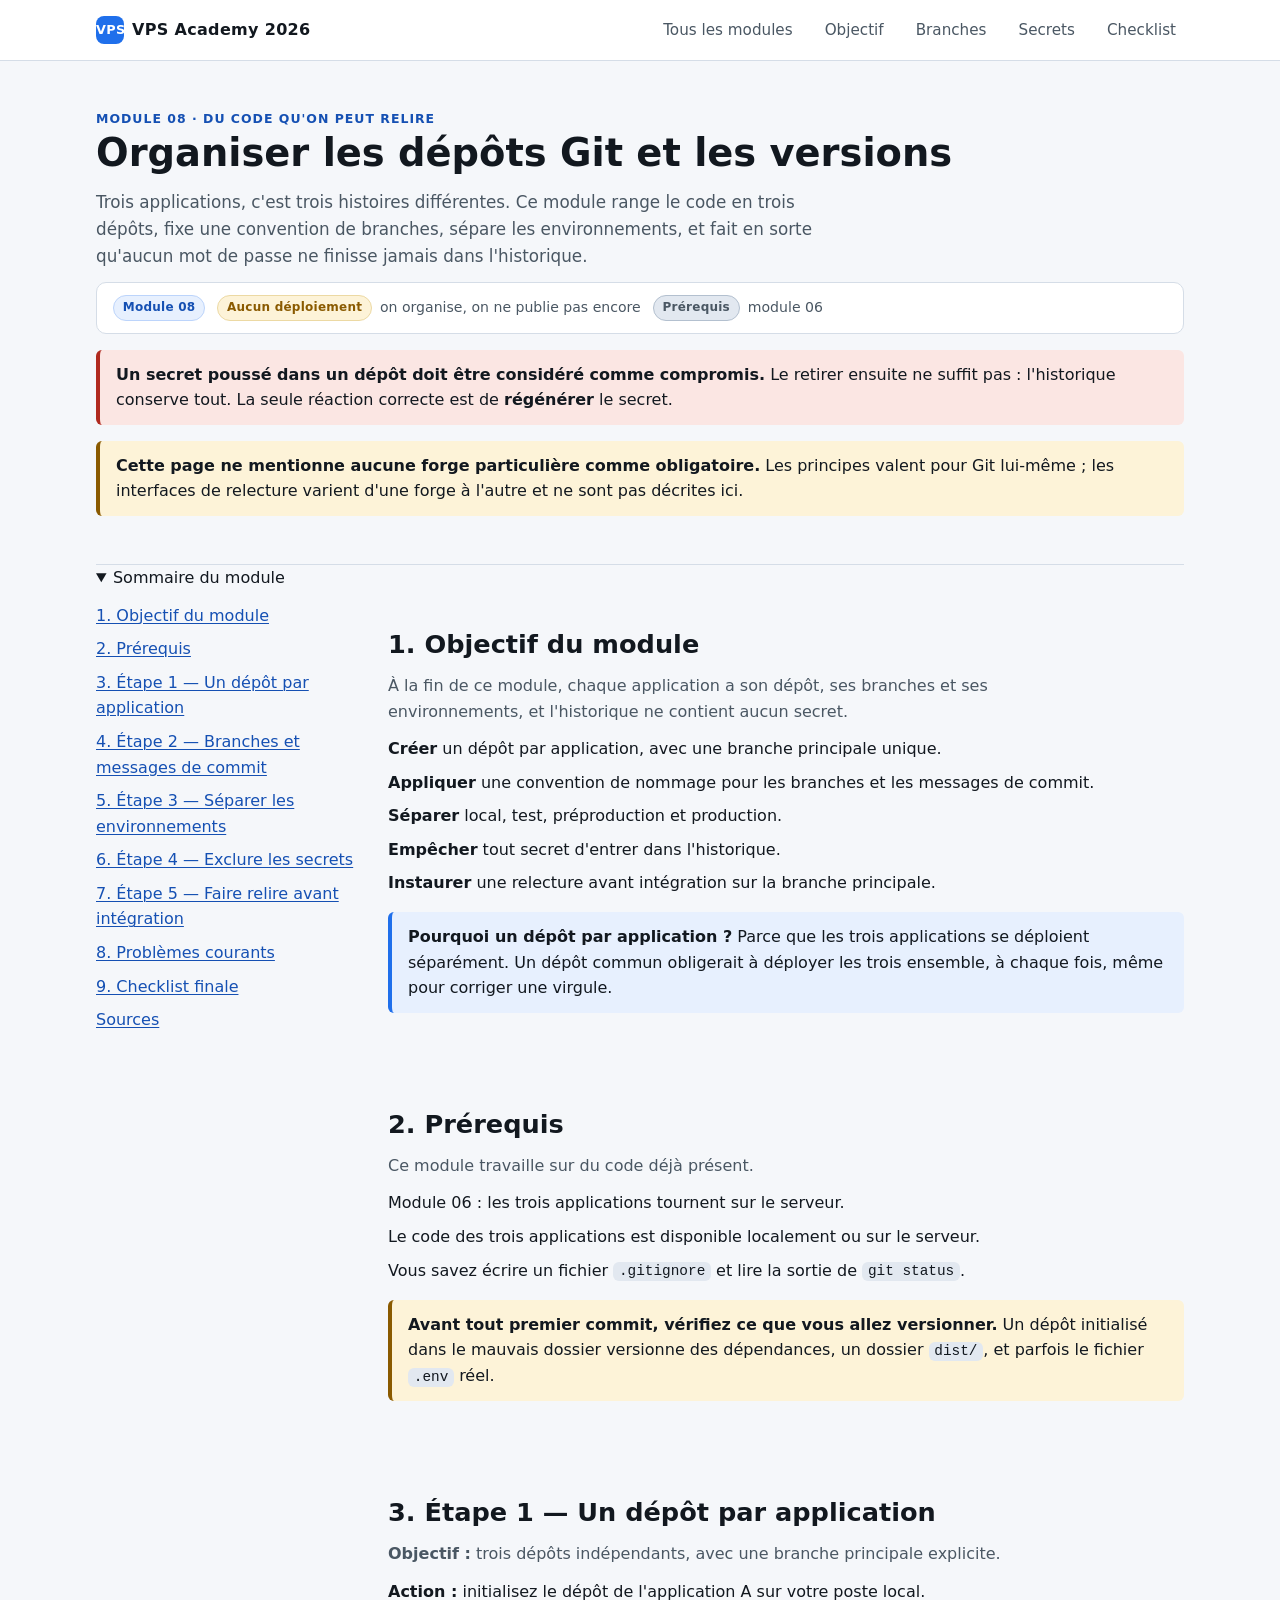
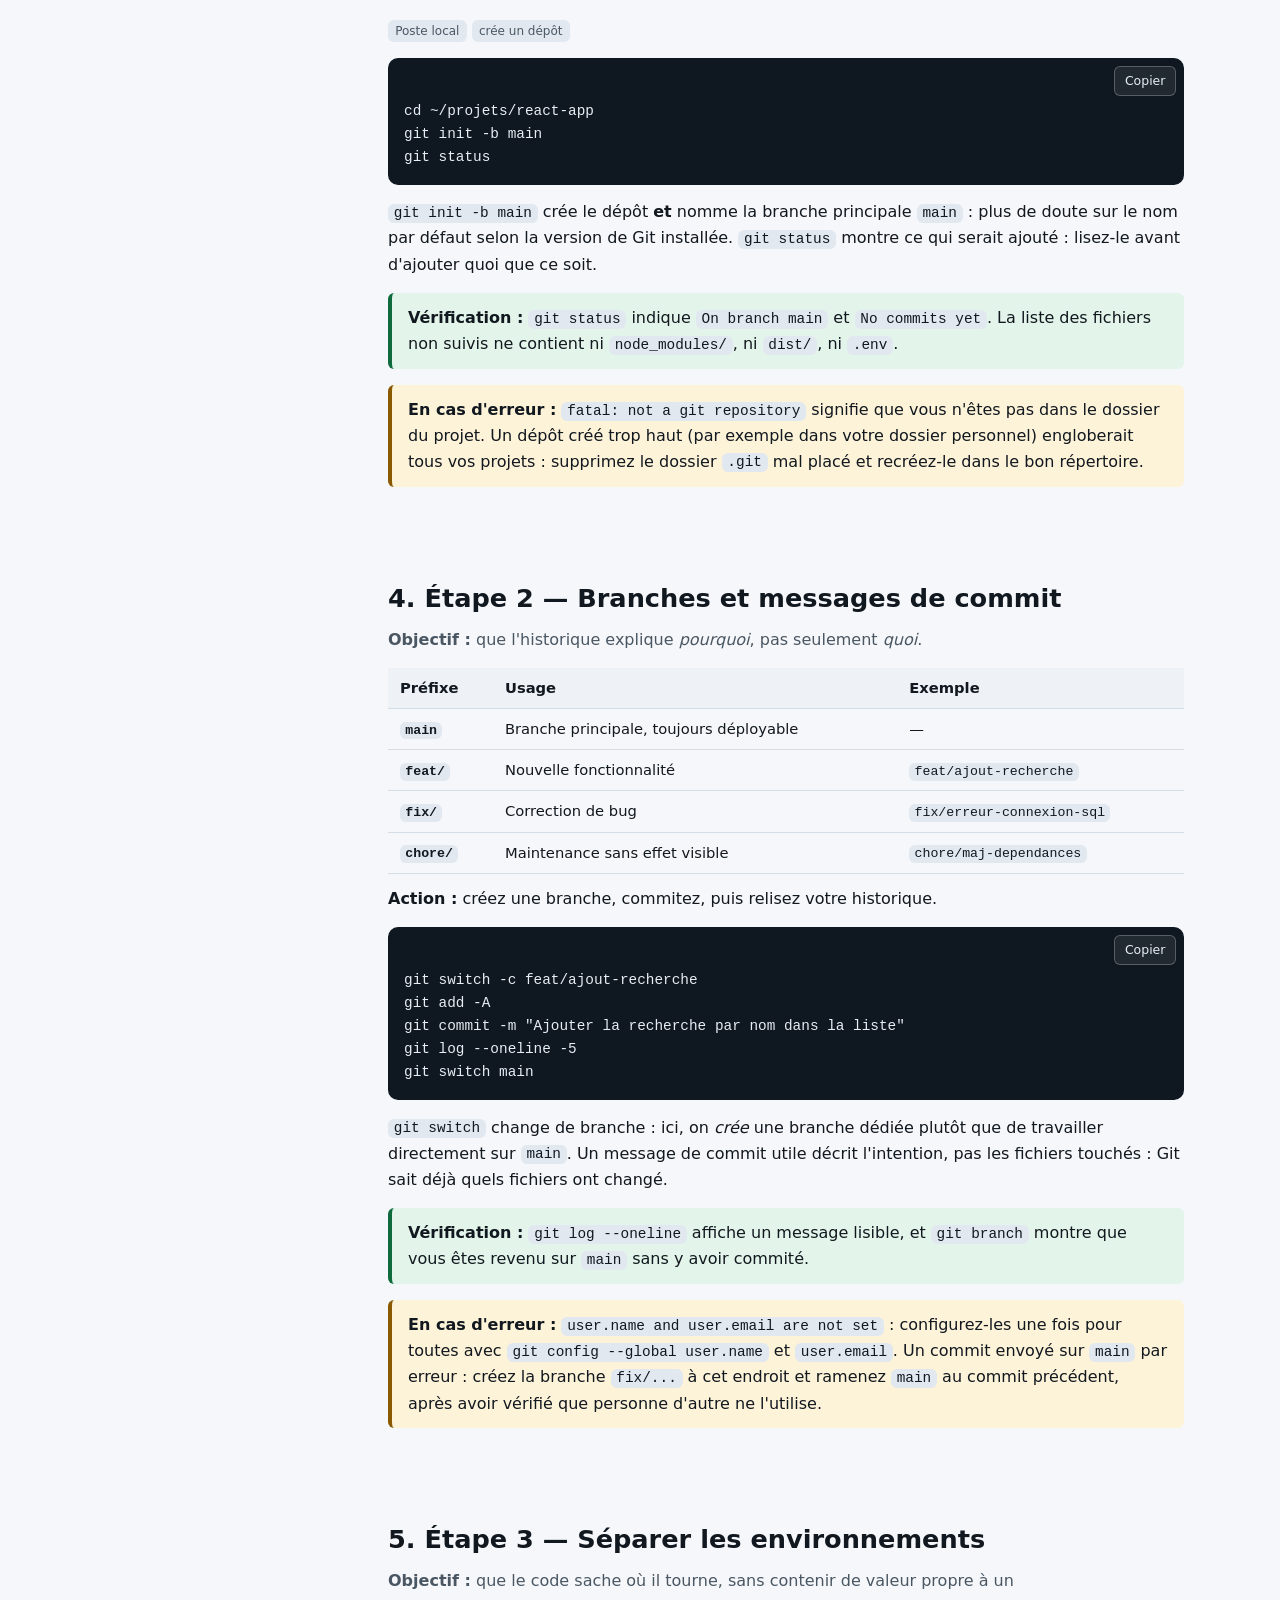
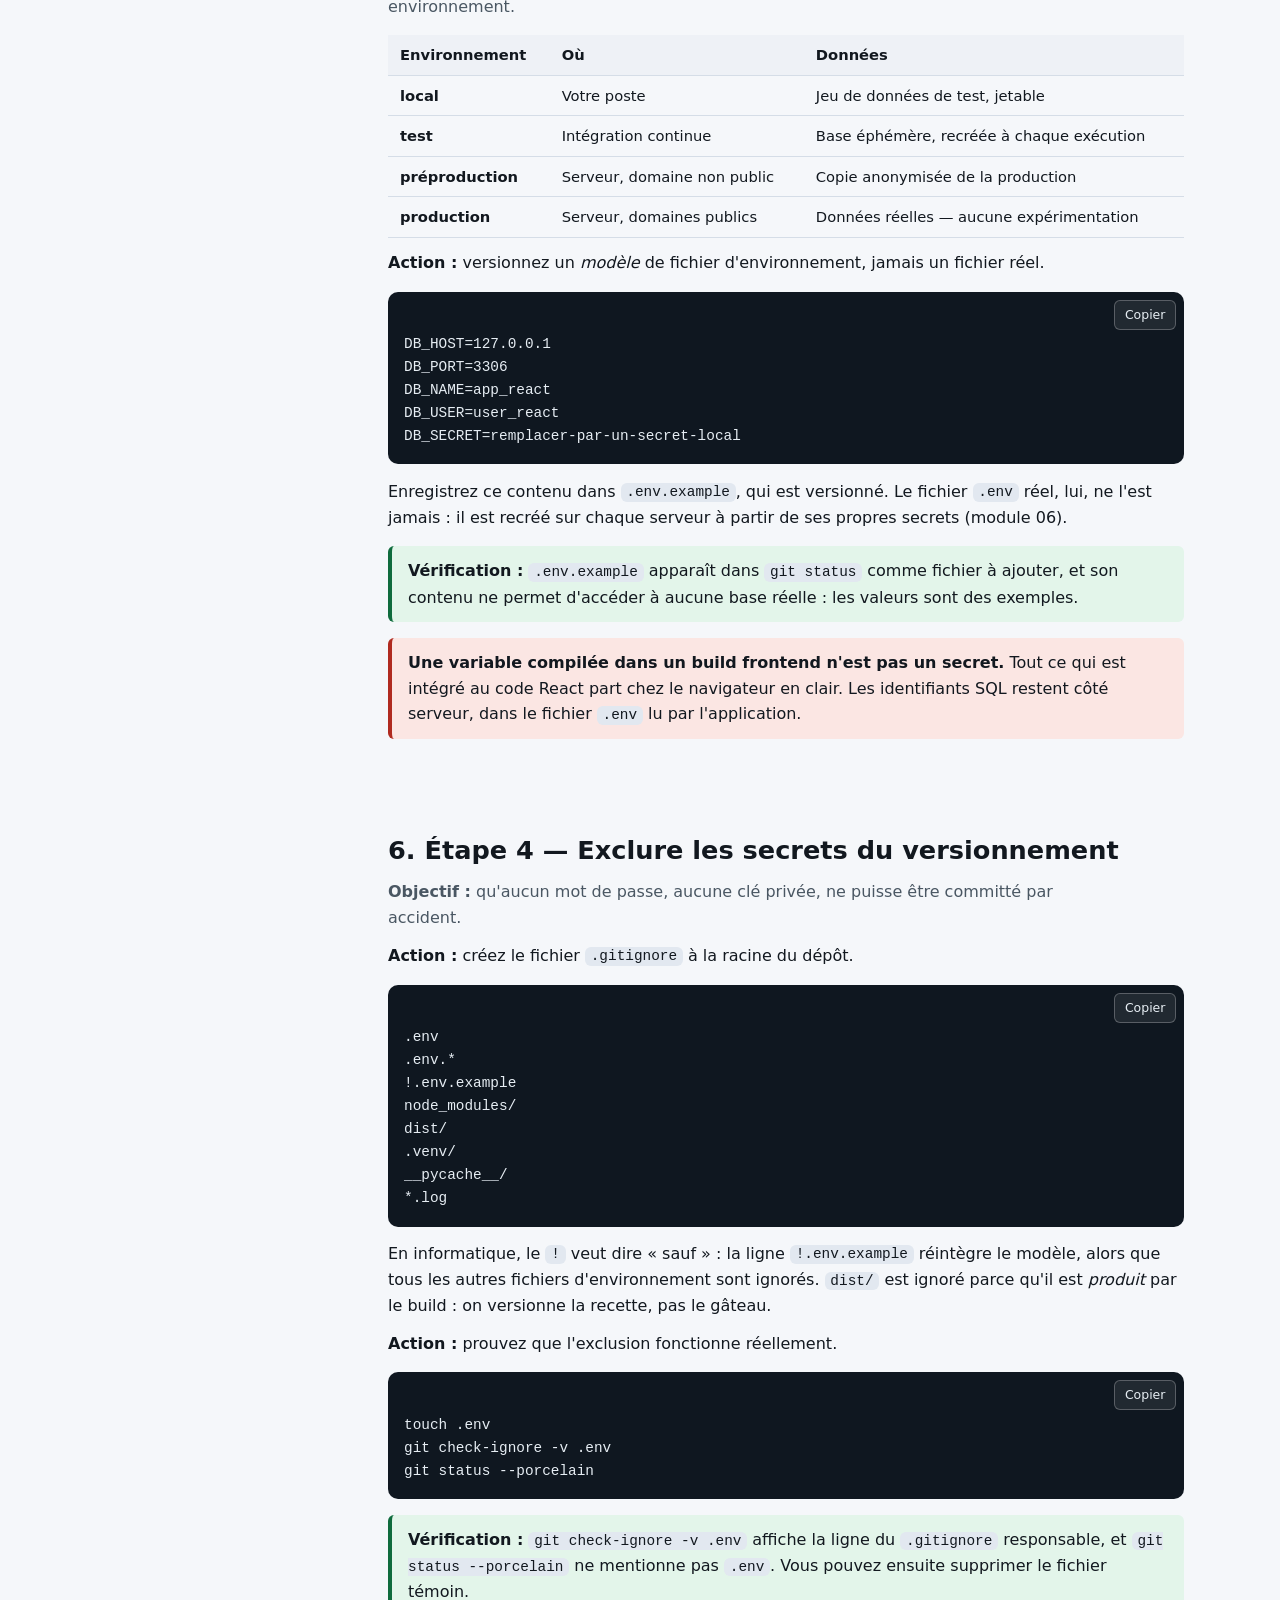
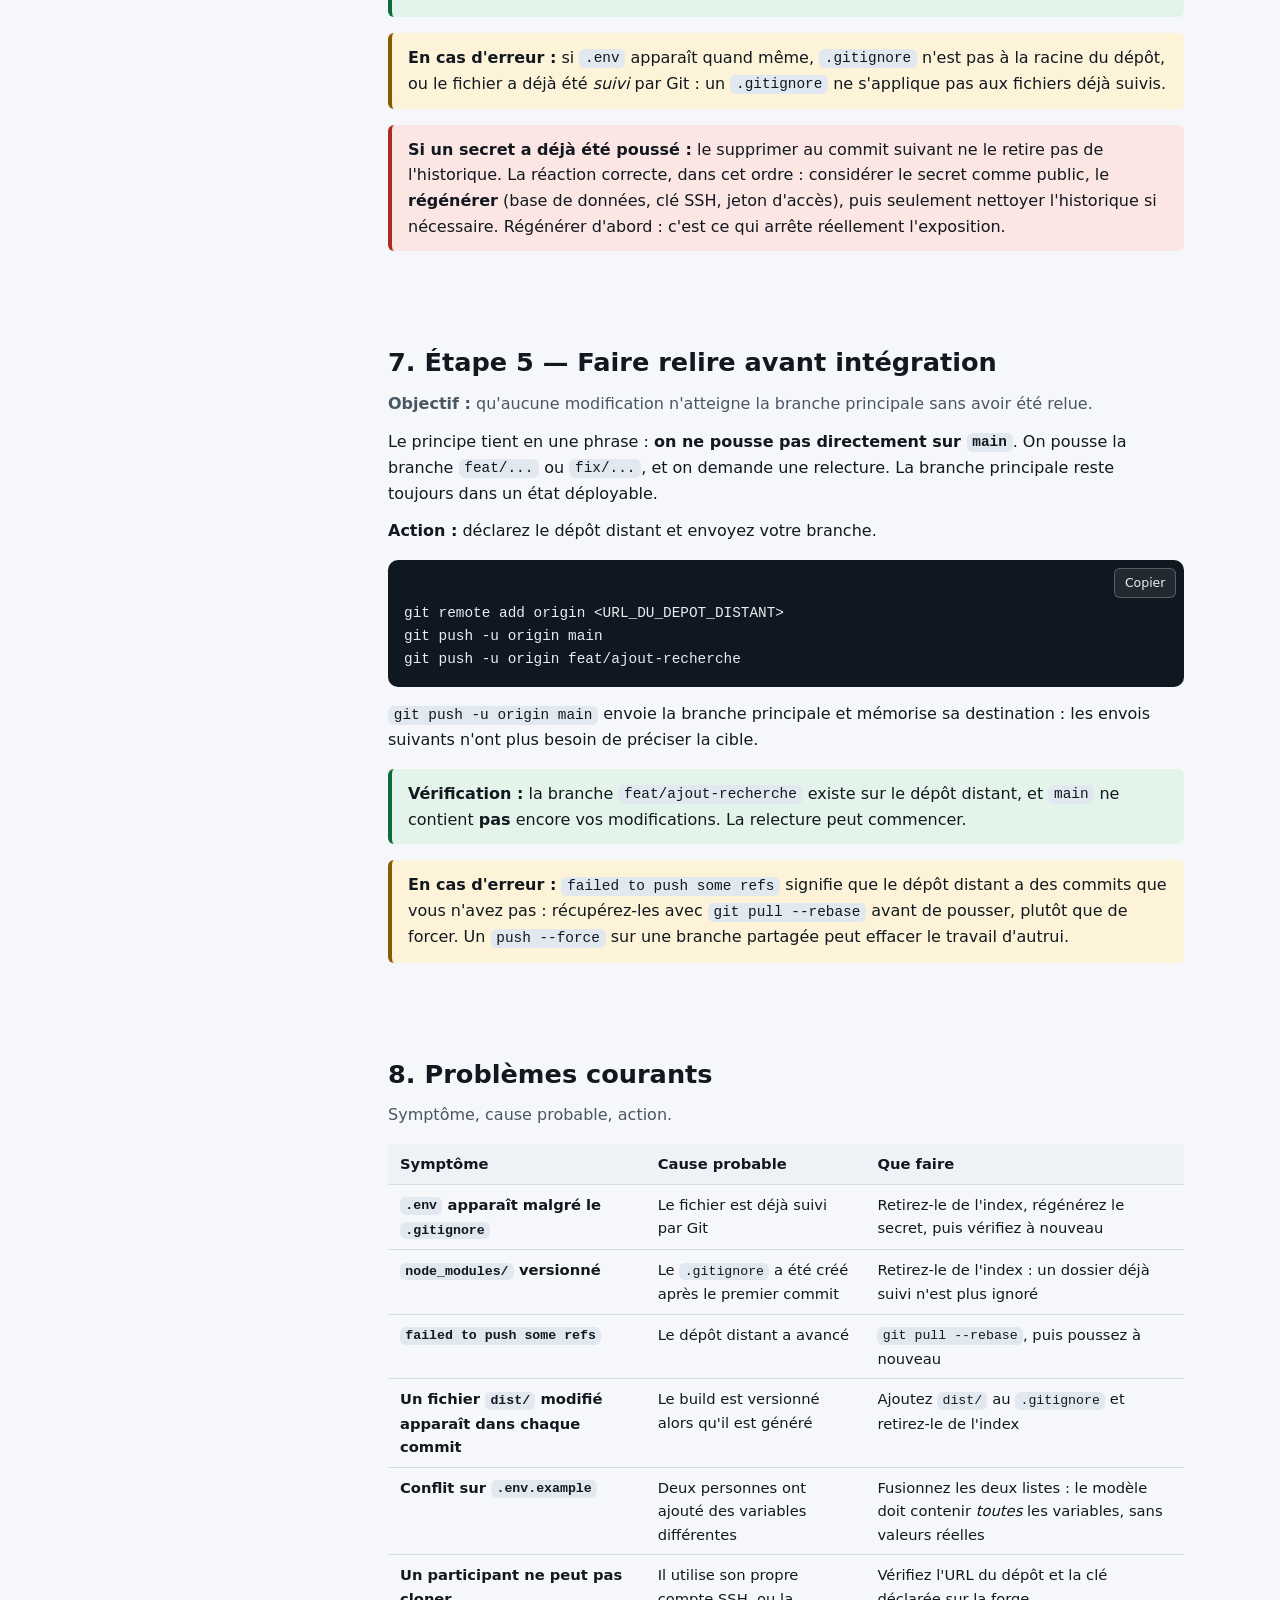
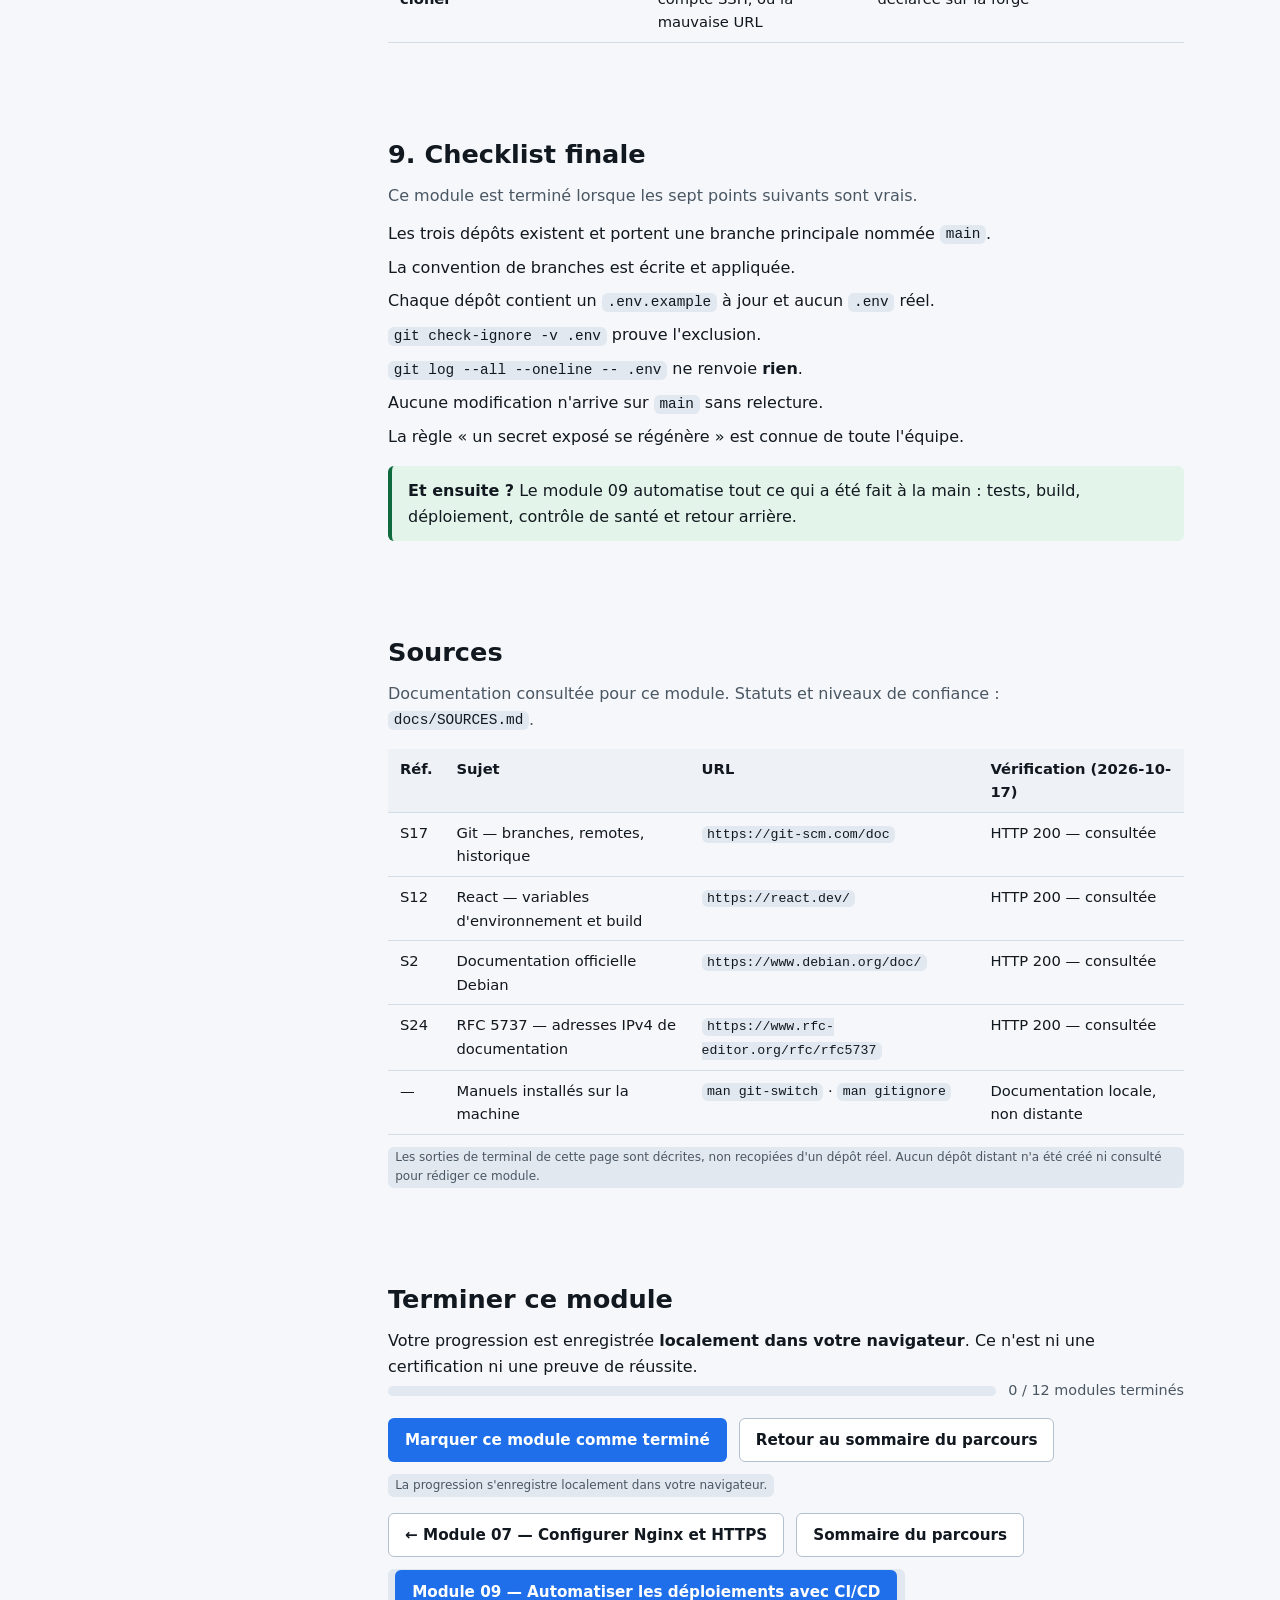
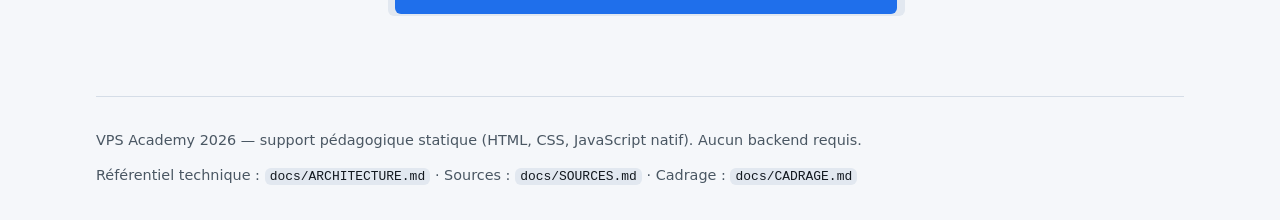
<file: cours/module-08-git-workflow.html>
<!doctype html>
<html lang="fr" data-base="..">
<head>
  <meta charset="utf-8">
  <meta name="viewport" content="width=device-width, initial-scale=1">
  <meta name="description" content="Module 08 — Organiser les dépôts Git et les versions : un dépôt par application, branches et conventions de commit, séparation des environnements, exclusion des secrets et relecture avant intégration.">
  <meta name="color-scheme" content="light">
  <title>Module 08 — Organiser les dépôts Git et les versions · VPS Academy 2026</title>
  <link rel="icon" href="data:image/svg+xml,%3Csvg xmlns='http://www.w3.org/2000/svg' viewBox='0 0 32 32'%3E%3Crect width='32' height='32' rx='7' fill='%231f6feb'/%3E%3Ctext x='16' y='22' font-family='system-ui,sans-serif' font-size='13' font-weight='700' fill='white' text-anchor='middle'%3EV%3C/text%3E%3C/svg%3E">
  <link rel="stylesheet" href="../assets/css/main.css">
  <link rel="stylesheet" href="../assets/css/layout.css">
  <link rel="stylesheet" href="../assets/css/components.css">
</head>
<body>
  <a class="skip-link" href="#contenu">Aller au contenu</a>

  <header class="site-header">
    <div class="wrap site-header__inner">
      <a class="brand" href="../index.html">
        <span class="brand__mark" aria-hidden="true">VPS</span>
        VPS Academy&nbsp;2026
      </a>
      <nav class="header-nav" aria-label="Navigation du module">
        <a href="../index.html#modules">Tous les modules</a>
        <a href="#objectif">Objectif</a>
        <a href="#etape-2">Branches</a>
        <a href="#etape-4">Secrets</a>
        <a href="#checklist">Checklist</a>
      </nav>
    </div>
  </header>

  <main id="contenu" class="wrap">

    <!-- ================================================================== -->
    <!-- Bandeau                                                            -->
    <!-- ================================================================== -->
    <section class="hero" aria-labelledby="titre">
      <p class="eyebrow">Module 08 · Du code qu'on peut relire</p>
      <h1 id="titre">Organiser les dépôts Git et les versions</h1>
      <p class="lead">
        Trois applications, c'est trois histoires différentes. Ce module range le code en trois
        dépôts, fixe une convention de branches, sépare les environnements, et fait en sorte
        qu'aucun mot de passe ne finisse jamais dans l'historique.
      </p>
      <div class="status-legend">
        <span class="status-legend__item"><span class="badge badge--published">Module 08</span></span>
        <span class="status-legend__item"><span class="badge badge--drafted">Aucun déploiement</span> on organise, on ne publie pas encore</span>
        <span class="status-legend__item"><span class="badge badge--planned">Prérequis</span> module 06</span>
      </div>
      <div class="callout callout--danger">
        <strong>Un secret poussé dans un dépôt doit être considéré comme compromis.</strong> Le
        retirer ensuite ne suffit pas&nbsp;: l'historique conserve tout. La seule réaction correcte
        est de <strong>régénérer</strong> le secret.
      </div>
      <div class="callout callout--warn">
        <strong>Cette page ne mentionne aucune forge particulière comme obligatoire.</strong> Les
        principes valent pour Git lui-même&nbsp;; les interfaces de relecture varient d'une forge à
        l'autre et ne sont pas décrites ici.
      </div>
    </section>

    <div class="layout layout--aside">

      <!-- ================================================================ -->
      <!-- Sommaire                                                         -->
      <!-- ================================================================ -->
      <aside class="layout__aside">
        <details id="toc" open>
          <summary>Sommaire du module</summary>
          <nav aria-label="Sommaire du module 08">
            <ul class="checklist">
              <li><span><a href="#objectif">1. Objectif du module</a></span></li>
              <li><span><a href="#prerequis">2. Prérequis</a></span></li>
              <li><span><a href="#etape-1">3. Étape 1 — Un dépôt par application</a></span></li>
              <li><span><a href="#etape-2">4. Étape 2 — Branches et messages de commit</a></span></li>
              <li><span><a href="#etape-3">5. Étape 3 — Séparer les environnements</a></span></li>
              <li><span><a href="#etape-4">6. Étape 4 — Exclure les secrets</a></span></li>
              <li><span><a href="#etape-5">7. Étape 5 — Faire relire avant intégration</a></span></li>
              <li><span><a href="#problemes">8. Problèmes courants</a></span></li>
              <li><span><a href="#checklist">9. Checklist finale</a></span></li>
              <li><span><a href="#sources">Sources</a></span></li>
            </ul>
          </nav>
        </details>
      </aside>

      <div class="layout__main">

        <!-- ============================================================== -->
        <!-- 1. Objectif                                                    -->
        <!-- ============================================================== -->
        <section class="section" id="objectif" aria-labelledby="objectif-titre">
          <div class="section__head">
            <h2 id="objectif-titre">1. Objectif du module</h2>
            <p>
              À la fin de ce module, chaque application a son dépôt, ses branches et ses
              environnements, et l'historique ne contient aucun secret.
            </p>
          </div>
          <ul class="checklist">
            <li><span><strong>Créer</strong> un dépôt par application, avec une branche principale unique.</span></li>
            <li><span><strong>Appliquer</strong> une convention de nommage pour les branches et les messages de commit.</span></li>
            <li><span><strong>Séparer</strong> local, test, préproduction et production.</span></li>
            <li><span><strong>Empêcher</strong> tout secret d'entrer dans l'historique.</span></li>
            <li><span><strong>Instaurer</strong> une relecture avant intégration sur la branche principale.</span></li>
          </ul>
          <div class="callout">
            <strong>Pourquoi un dépôt par application&nbsp;?</strong> Parce que les trois
            applications se déploient séparément. Un dépôt commun obligerait à déployer les trois
            ensemble, à chaque fois, même pour corriger une virgule.
          </div>
        </section>

        <!-- ============================================================== -->
        <!-- 2. Prérequis                                                   -->
        <!-- ============================================================== -->
        <section class="section" id="prerequis" aria-labelledby="prerequis-titre">
          <div class="section__head">
            <h2 id="prerequis-titre">2. Prérequis</h2>
            <p>Ce module travaille sur du code déjà présent.</p>
          </div>
          <ul class="checklist">
            <li><span>Module 06&nbsp;: les trois applications tournent sur le serveur.</span></li>
            <li><span>Le code des trois applications est disponible localement ou sur le serveur.</span></li>
            <li><span>Vous savez écrire un fichier <code>.gitignore</code> et lire la sortie de <code>git status</code>.</span></li>
          </ul>
          <div class="callout callout--warn">
            <strong>Avant tout premier commit, vérifiez ce que vous allez versionner.</strong> Un
            dépôt initialisé dans le mauvais dossier versionne des dépendances, un dossier
            <code>dist/</code>, et parfois le fichier <code>.env</code> réel.
          </div>
        </section>

        <!-- ============================================================== -->
        <!-- 3. Étape 1 — un dépôt par application                          -->
        <!-- ============================================================== -->
        <section class="section" id="etape-1" aria-labelledby="etape-1-titre">
          <div class="section__head">
            <h2 id="etape-1-titre">3. Étape 1 — Un dépôt par application</h2>
            <p><strong>Objectif&nbsp;:</strong> trois dépôts indépendants, avec une branche principale explicite.</p>
          </div>

          <p><strong>Action&nbsp;:</strong> initialisez le dépôt de l'application A sur votre poste local.</p>
          <p><span class="tag">Poste local</span> <span class="tag">crée un dépôt</span></p>

          <div class="code-block">
            <button class="code-block__copy" type="button" data-copy="cmd08-init">Copier</button>
            <pre id="cmd08-init">cd ~/projets/react-app
git init -b main
git status</pre>
          </div>

          <p>
            <code>git init -b main</code> crée le dépôt <strong>et</strong> nomme la branche
            principale <code>main</code>&nbsp;: plus de doute sur le nom par défaut selon la version
            de Git installée. <code>git status</code> montre ce qui serait ajouté&nbsp;: lisez-le
            avant d'ajouter quoi que ce soit.
          </p>

          <div class="callout callout--ok">
            <p><strong>Vérification&nbsp;:</strong> <code>git status</code> indique
              <code>On branch main</code> et <code>No commits yet</code>. La liste des fichiers non
              suivis ne contient ni <code>node_modules/</code>, ni <code>dist/</code>, ni
              <code>.env</code>.</p>
          </div>

          <div class="callout callout--warn">
            <p><strong>En cas d'erreur&nbsp;:</strong> <code>fatal: not a git repository</code>
              signifie que vous n'êtes pas dans le dossier du projet. Un dépôt créé trop haut (par
              exemple dans votre dossier personnel) engloberait tous vos projets&nbsp;: supprimez le
              dossier <code>.git</code> mal placé et recréez-le dans le bon répertoire.</p>
          </div>
        </section>

        <!-- ============================================================== -->
        <!-- 4. Étape 2 — branches et commits                               -->
        <!-- ============================================================== -->
        <section class="section" id="etape-2" aria-labelledby="etape-2-titre">
          <div class="section__head">
            <h2 id="etape-2-titre">4. Étape 2 — Branches et messages de commit</h2>
            <p><strong>Objectif&nbsp;:</strong> que l'historique explique <em>pourquoi</em>, pas seulement <em>quoi</em>.</p>
          </div>

          <div class="table-wrap">
            <table>
              <caption class="visually-hidden">Convention de nommage des branches</caption>
              <thead>
                <tr><th scope="col">Préfixe</th><th scope="col">Usage</th><th scope="col">Exemple</th></tr>
              </thead>
              <tbody>
                <tr><th scope="row"><code>main</code></th><td>Branche principale, toujours déployable</td><td>—</td></tr>
                <tr><th scope="row"><code>feat/</code></th><td>Nouvelle fonctionnalité</td><td><code>feat/ajout-recherche</code></td></tr>
                <tr><th scope="row"><code>fix/</code></th><td>Correction de bug</td><td><code>fix/erreur-connexion-sql</code></td></tr>
                <tr><th scope="row"><code>chore/</code></th><td>Maintenance sans effet visible</td><td><code>chore/maj-dependances</code></td></tr>
              </tbody>
            </table>
          </div>

          <p><strong>Action&nbsp;:</strong> créez une branche, commitez, puis relisez votre historique.</p>
          <div class="code-block">
            <button class="code-block__copy" type="button" data-copy="cmd08-branch">Copier</button>
            <pre id="cmd08-branch">git switch -c feat/ajout-recherche
git add -A
git commit -m "Ajouter la recherche par nom dans la liste"
git log --oneline -5
git switch main</pre>
          </div>

          <p>
            <code>git switch</code> change de branche&nbsp;: ici, on <em>crée</em> une branche dédiée
            plutôt que de travailler directement sur <code>main</code>. Un message de commit utile
            décrit l'intention, pas les fichiers touchés&nbsp;: Git sait déjà quels fichiers ont
            changé.
          </p>

          <div class="callout callout--ok">
            <p><strong>Vérification&nbsp;:</strong> <code>git log --oneline</code> affiche un message
              lisible, et <code>git branch</code> montre que vous êtes revenu sur
              <code>main</code> sans y avoir commité.</p>
          </div>

          <div class="callout callout--warn">
            <p><strong>En cas d'erreur&nbsp;:</strong> <code>user.name and user.email are not
              set</code>&nbsp;: configurez-les une fois pour toutes avec
              <code>git config --global user.name</code> et <code>user.email</code>. Un commit
              envoyé sur <code>main</code> par erreur&nbsp;: créez la branche
              <code>fix/...</code> à cet endroit et ramenez <code>main</code> au commit précédent,
              après avoir vérifié que personne d'autre ne l'utilise.</p>
          </div>
        </section>

        <!-- ============================================================== -->
        <!-- 5. Étape 3 — environnements                                    -->
        <!-- ============================================================== -->
        <section class="section" id="etape-3" aria-labelledby="etape-3-titre">
          <div class="section__head">
            <h2 id="etape-3-titre">5. Étape 3 — Séparer les environnements</h2>
            <p><strong>Objectif&nbsp;:</strong> que le code sache où il tourne, sans contenir de valeur propre à un environnement.</p>
          </div>

          <div class="table-wrap">
            <table>
              <caption class="visually-hidden">Les quatre environnements et leur usage</caption>
              <thead>
                <tr><th scope="col">Environnement</th><th scope="col">Où</th><th scope="col">Données</th></tr>
              </thead>
              <tbody>
                <tr><th scope="row">local</th><td>Votre poste</td><td>Jeu de données de test, jetable</td></tr>
                <tr><th scope="row">test</th><td>Intégration continue</td><td>Base éphémère, recréée à chaque exécution</td></tr>
                <tr><th scope="row">préproduction</th><td>Serveur, domaine non public</td><td>Copie anonymisée de la production</td></tr>
                <tr><th scope="row">production</th><td>Serveur, domaines publics</td><td>Données réelles — aucune expérimentation</td></tr>
              </tbody>
            </table>
          </div>

          <p><strong>Action&nbsp;:</strong> versionnez un <em>modèle</em> de fichier d'environnement, jamais un fichier réel.</p>
          <div class="code-block">
            <button class="code-block__copy" type="button" data-copy="cmd08-env-example">Copier</button>
            <pre id="cmd08-env-example">DB_HOST=127.0.0.1
DB_PORT=3306
DB_NAME=app_react
DB_USER=user_react
DB_SECRET=remplacer-par-un-secret-local</pre>
          </div>

          <p>Enregistrez ce contenu dans <code>.env.example</code>, qui est versionné. Le fichier
            <code>.env</code> réel, lui, ne l'est jamais&nbsp;: il est recréé sur chaque serveur à
            partir de ses propres secrets (module&nbsp;06).</p>

          <div class="callout callout--ok">
            <p><strong>Vérification&nbsp;:</strong> <code>.env.example</code> apparaît dans
              <code>git status</code> comme fichier à ajouter, et son contenu ne permet d'accéder à
              aucune base réelle&nbsp;: les valeurs sont des exemples.</p>
          </div>

          <div class="callout callout--danger">
            <strong>Une variable compilée dans un build frontend n'est pas un secret.</strong> Tout
            ce qui est intégré au code React part chez le navigateur en clair. Les identifiants SQL
            restent côté serveur, dans le fichier <code>.env</code> lu par l'application.
          </div>
        </section>

        <!-- ============================================================== -->
        <!-- 6. Étape 4 — secrets                                           -->
        <!-- ============================================================== -->
        <section class="section" id="etape-4" aria-labelledby="etape-4-titre">
          <div class="section__head">
            <h2 id="etape-4-titre">6. Étape 4 — Exclure les secrets du versionnement</h2>
            <p><strong>Objectif&nbsp;:</strong> qu'aucun mot de passe, aucune clé privée, ne puisse être committé par accident.</p>
          </div>

          <p><strong>Action&nbsp;:</strong> créez le fichier <code>.gitignore</code> à la racine du dépôt.</p>
          <div class="code-block">
            <button class="code-block__copy" type="button" data-copy="cmd08-gitignore">Copier</button>
            <pre id="cmd08-gitignore">.env
.env.*
!.env.example
node_modules/
dist/
.venv/
__pycache__/
*.log</pre>
          </div>

          <p>
            En informatique, le <code>!</code> veut dire «&nbsp;sauf&nbsp;»&nbsp;: la ligne
            <code>!.env.example</code> réintègre le modèle, alors que tous les autres fichiers
            d'environnement sont ignorés. <code>dist/</code> est ignoré parce qu'il est
            <em>produit</em> par le build&nbsp;: on versionne la recette, pas le gâteau.
          </p>

          <p><strong>Action&nbsp;:</strong> prouvez que l'exclusion fonctionne réellement.</p>
          <div class="code-block">
            <button class="code-block__copy" type="button" data-copy="cmd08-verif-ignore">Copier</button>
            <pre id="cmd08-verif-ignore">touch .env
git check-ignore -v .env
git status --porcelain</pre>
          </div>

          <div class="callout callout--ok">
            <p><strong>Vérification&nbsp;:</strong> <code>git check-ignore -v .env</code> affiche la
              ligne du <code>.gitignore</code> responsable, et <code>git status --porcelain</code>
              ne mentionne pas <code>.env</code>. Vous pouvez ensuite supprimer le fichier témoin.</p>
          </div>

          <div class="callout callout--warn">
            <p><strong>En cas d'erreur&nbsp;:</strong> si <code>.env</code> apparaît quand même,
              <code>.gitignore</code> n'est pas à la racine du dépôt, ou le fichier a déjà été
              <em>suivi</em> par Git&nbsp;: un <code>.gitignore</code> ne s'applique pas aux fichiers
              déjà suivis.</p>
          </div>

          <div class="callout callout--danger">
            <strong>Si un secret a déjà été poussé&nbsp;:</strong> le supprimer au commit suivant ne
            le retire pas de l'historique. La réaction correcte, dans cet ordre&nbsp;: considérer le
            secret comme public, le <strong>régénérer</strong> (base de données, clé SSH, jeton
            d'accès), puis seulement nettoyer l'historique si nécessaire. Régénérer d'abord&nbsp;:
            c'est ce qui arrête réellement l'exposition.
          </div>
        </section>

        <!-- ============================================================== -->
        <!-- 7. Étape 5 — relecture                                         -->
        <!-- ============================================================== -->
        <section class="section" id="etape-5" aria-labelledby="etape-5-titre">
          <div class="section__head">
            <h2 id="etape-5-titre">7. Étape 5 — Faire relire avant intégration</h2>
            <p><strong>Objectif&nbsp;:</strong> qu'aucune modification n'atteigne la branche principale sans avoir été relue.</p>
          </div>

          <p>
            Le principe tient en une phrase&nbsp;: <strong>on ne pousse pas directement sur
            <code>main</code></strong>. On pousse la branche <code>feat/...</code> ou
            <code>fix/...</code>, et on demande une relecture. La branche principale reste toujours
            dans un état déployable.
          </p>

          <p><strong>Action&nbsp;:</strong> déclarez le dépôt distant et envoyez votre branche.</p>
          <div class="code-block">
            <button class="code-block__copy" type="button" data-copy="cmd08-remote">Copier</button>
            <pre id="cmd08-remote">git remote add origin &lt;URL_DU_DEPOT_DISTANT&gt;
git push -u origin main
git push -u origin feat/ajout-recherche</pre>
          </div>

          <p>
            <code>git push -u origin main</code> envoie la branche principale et mémorise sa
            destination&nbsp;: les envois suivants n'ont plus besoin de préciser la cible.
          </p>

          <div class="callout callout--ok">
            <p><strong>Vérification&nbsp;:</strong> la branche <code>feat/ajout-recherche</code> existe
              sur le dépôt distant, et <code>main</code> ne contient <strong>pas</strong> encore vos
              modifications. La relecture peut commencer.</p>
          </div>

          <div class="callout callout--warn">
            <p><strong>En cas d'erreur&nbsp;:</strong> <code>failed to push some refs</code> signifie
              que le dépôt distant a des commits que vous n'avez pas&nbsp;: récupérez-les avec
              <code>git pull --rebase</code> avant de pousser, plutôt que de forcer. Un
              <code>push --force</code> sur une branche partagée peut effacer le travail d'autrui.</p>
          </div>
        </section>

        <!-- ============================================================== -->
        <!-- 8. Problèmes courants                                          -->
        <!-- ============================================================== -->
        <section class="section" id="problemes" aria-labelledby="problemes-titre">
          <div class="section__head">
            <h2 id="problemes-titre">8. Problèmes courants</h2>
            <p>Symptôme, cause probable, action.</p>
          </div>
          <div class="table-wrap">
            <table>
              <caption class="visually-hidden">Problèmes courants : symptôme, cause probable et action</caption>
              <thead>
                <tr><th scope="col">Symptôme</th><th scope="col">Cause probable</th><th scope="col">Que faire</th></tr>
              </thead>
              <tbody>
                <tr>
                  <th scope="row"><code>.env</code> apparaît malgré le <code>.gitignore</code></th>
                  <td>Le fichier est déjà suivi par Git</td>
                  <td>Retirez-le de l'index, régénérez le secret, puis vérifiez à nouveau</td>
                </tr>
                <tr>
                  <th scope="row"><code>node_modules/</code> versionné</th>
                  <td>Le <code>.gitignore</code> a été créé après le premier commit</td>
                  <td>Retirez-le de l'index&nbsp;: un dossier déjà suivi n'est plus ignoré</td>
                </tr>
                <tr>
                  <th scope="row"><code>failed to push some refs</code></th>
                  <td>Le dépôt distant a avancé</td>
                  <td><code>git pull --rebase</code>, puis poussez à nouveau</td>
                </tr>
                <tr>
                  <th scope="row">Un fichier <code>dist/</code> modifié apparaît dans chaque commit</th>
                  <td>Le build est versionné alors qu'il est généré</td>
                  <td>Ajoutez <code>dist/</code> au <code>.gitignore</code> et retirez-le de l'index</td>
                </tr>
                <tr>
                  <th scope="row">Conflit sur <code>.env.example</code></th>
                  <td>Deux personnes ont ajouté des variables différentes</td>
                  <td>Fusionnez les deux listes&nbsp;: le modèle doit contenir <em>toutes</em> les variables, sans valeurs réelles</td>
                </tr>
                <tr>
                  <th scope="row">Un participant ne peut pas cloner</th>
                  <td>Il utilise son propre compte SSH, ou la mauvaise URL</td>
                  <td>Vérifiez l'URL du dépôt et la clé déclarée sur la forge</td>
                </tr>
              </tbody>
            </table>
          </div>
        </section>

        <!-- ============================================================== -->
        <!-- 9. Checklist finale                                            -->
        <!-- ============================================================== -->
        <section class="section" id="checklist" aria-labelledby="checklist-titre">
          <div class="section__head">
            <h2 id="checklist-titre">9. Checklist finale</h2>
            <p>Ce module est terminé lorsque les sept points suivants sont vrais.</p>
          </div>
          <ul class="checklist">
            <li><span>Les trois dépôts existent et portent une branche principale nommée <code>main</code>.</span></li>
            <li><span>La convention de branches est écrite et appliquée.</span></li>
            <li><span>Chaque dépôt contient un <code>.env.example</code> à jour et aucun <code>.env</code> réel.</span></li>
            <li><span><code>git check-ignore -v .env</code> prouve l'exclusion.</span></li>
            <li><span><code>git log --all --oneline -- .env</code> ne renvoie <strong>rien</strong>.</span></li>
            <li><span>Aucune modification n'arrive sur <code>main</code> sans relecture.</span></li>
            <li><span>La règle «&nbsp;un secret exposé se régénère&nbsp;» est connue de toute l'équipe.</span></li>
          </ul>
          <div class="callout callout--ok">
            <strong>Et ensuite&nbsp;?</strong> Le module 09 automatise tout ce qui a été fait à la
            main&nbsp;: tests, build, déploiement, contrôle de santé et retour arrière.
          </div>
        </section>

        <!-- ============================================================== -->
        <!-- Sources                                                        -->
        <!-- ============================================================== -->
        <section class="section" id="sources" aria-labelledby="sources-titre">
          <div class="section__head">
            <h2 id="sources-titre">Sources</h2>
            <p>Documentation consultée pour ce module. Statuts et niveaux de confiance : <code>docs/SOURCES.md</code>.</p>
          </div>
          <div class="table-wrap">
            <table>
              <caption class="visually-hidden">Sources consultées pour le module 08</caption>
              <thead>
                <tr><th scope="col">Réf.</th><th scope="col">Sujet</th><th scope="col">URL</th><th scope="col">Vérification (2026-10-17)</th></tr>
              </thead>
              <tbody>
                <tr><td>S17</td><td>Git — branches, remotes, historique</td><td><code>https://git-scm.com/doc</code></td><td>HTTP 200 — consultée</td></tr>
                <tr><td>S12</td><td>React — variables d'environnement et build</td><td><code>https://react.dev/</code></td><td>HTTP 200 — consultée</td></tr>
                <tr><td>S2</td><td>Documentation officielle Debian</td><td><code>https://www.debian.org/doc/</code></td><td>HTTP 200 — consultée</td></tr>
                <tr><td>S24</td><td>RFC 5737 — adresses IPv4 de documentation</td><td><code>https://www.rfc-editor.org/rfc/rfc5737</code></td><td>HTTP 200 — consultée</td></tr>
                <tr><td>—</td><td>Manuels installés sur la machine</td><td><code>man git-switch</code> · <code>man gitignore</code></td><td>Documentation locale, non distante</td></tr>
              </tbody>
            </table>
          </div>
          <p class="tag">Les sorties de terminal de cette page sont décrites, non recopiées d'un dépôt réel. Aucun dépôt distant n'a été créé ni consulté pour rédiger ce module.</p>
        </section>

        <!-- ============================================================== -->
        <!-- Terminer ce module                                             -->
        <!-- ============================================================== -->
        <section class="section" aria-labelledby="fin-titre">
          <h2 id="fin-titre">Terminer ce module</h2>
          <p>
            Votre progression est enregistrée <strong>localement dans votre navigateur</strong>.
            Ce n'est ni une certification ni une preuve de réussite.
          </p>

          <div class="progress">
            <div class="progress__track">
              <div class="progress__bar" id="progress-bar-fill" role="progressbar" aria-label="Progression locale" aria-valuemin="0" aria-valuemax="100" aria-valuenow="0"></div>
            </div>
            <span class="progress__label" id="progress-label">Progression en cours de chargement</span>
          </div>

          <div class="toolbar">
            <button class="btn" type="button" id="mark-done" disabled>Marquer ce module comme terminé</button>
            <a class="btn secondary" href="../index.html#modules">Retour au sommaire du parcours</a>
          </div>
          <p class="tag" id="mark-done-hint">La progression s'enregistre localement dans votre navigateur.</p>

          <noscript>
            <div class="callout callout--warn">
              <strong>JavaScript est désactivé.</strong> Le contenu de ce module reste
              <strong>entièrement lisible</strong> : les étapes, les commandes et les tableaux
              fonctionnent sans JavaScript. Seuls le bouton de progression et la navigation
              dynamique entre modules sont inactifs.
            </div>
          </noscript>

          <nav class="toolbar" aria-label="Navigation entre les modules">
            <a class="btn secondary" href="../index.html">Sommaire du parcours</a>
            <span id="module-next" class="tag">Module suivant : à venir</span>
          </nav>
        </section>

      </div><!-- /.layout__main -->
    </div><!-- /.layout -->

    <footer class="site-footer">
      <p>VPS Academy 2026 — support pédagogique statique (HTML, CSS, JavaScript natif). Aucun backend requis.</p>
      <p>Référentiel technique : <code>docs/ARCHITECTURE.md</code> · Sources : <code>docs/SOURCES.md</code> · Cadrage : <code>docs/CADRAGE.md</code></p>
    </footer>
  </main>

  <!-- Sans JavaScript, le contenu reste lisible : ce script n'ajoute que des -->
  <!-- commodités (copie, progression, navigation entre modules).             -->
  <script type="module">
    import { initModulePage } from "../assets/js/module-page.js";
    initModulePage("08");
  </script>
</body>
</html>
</file>
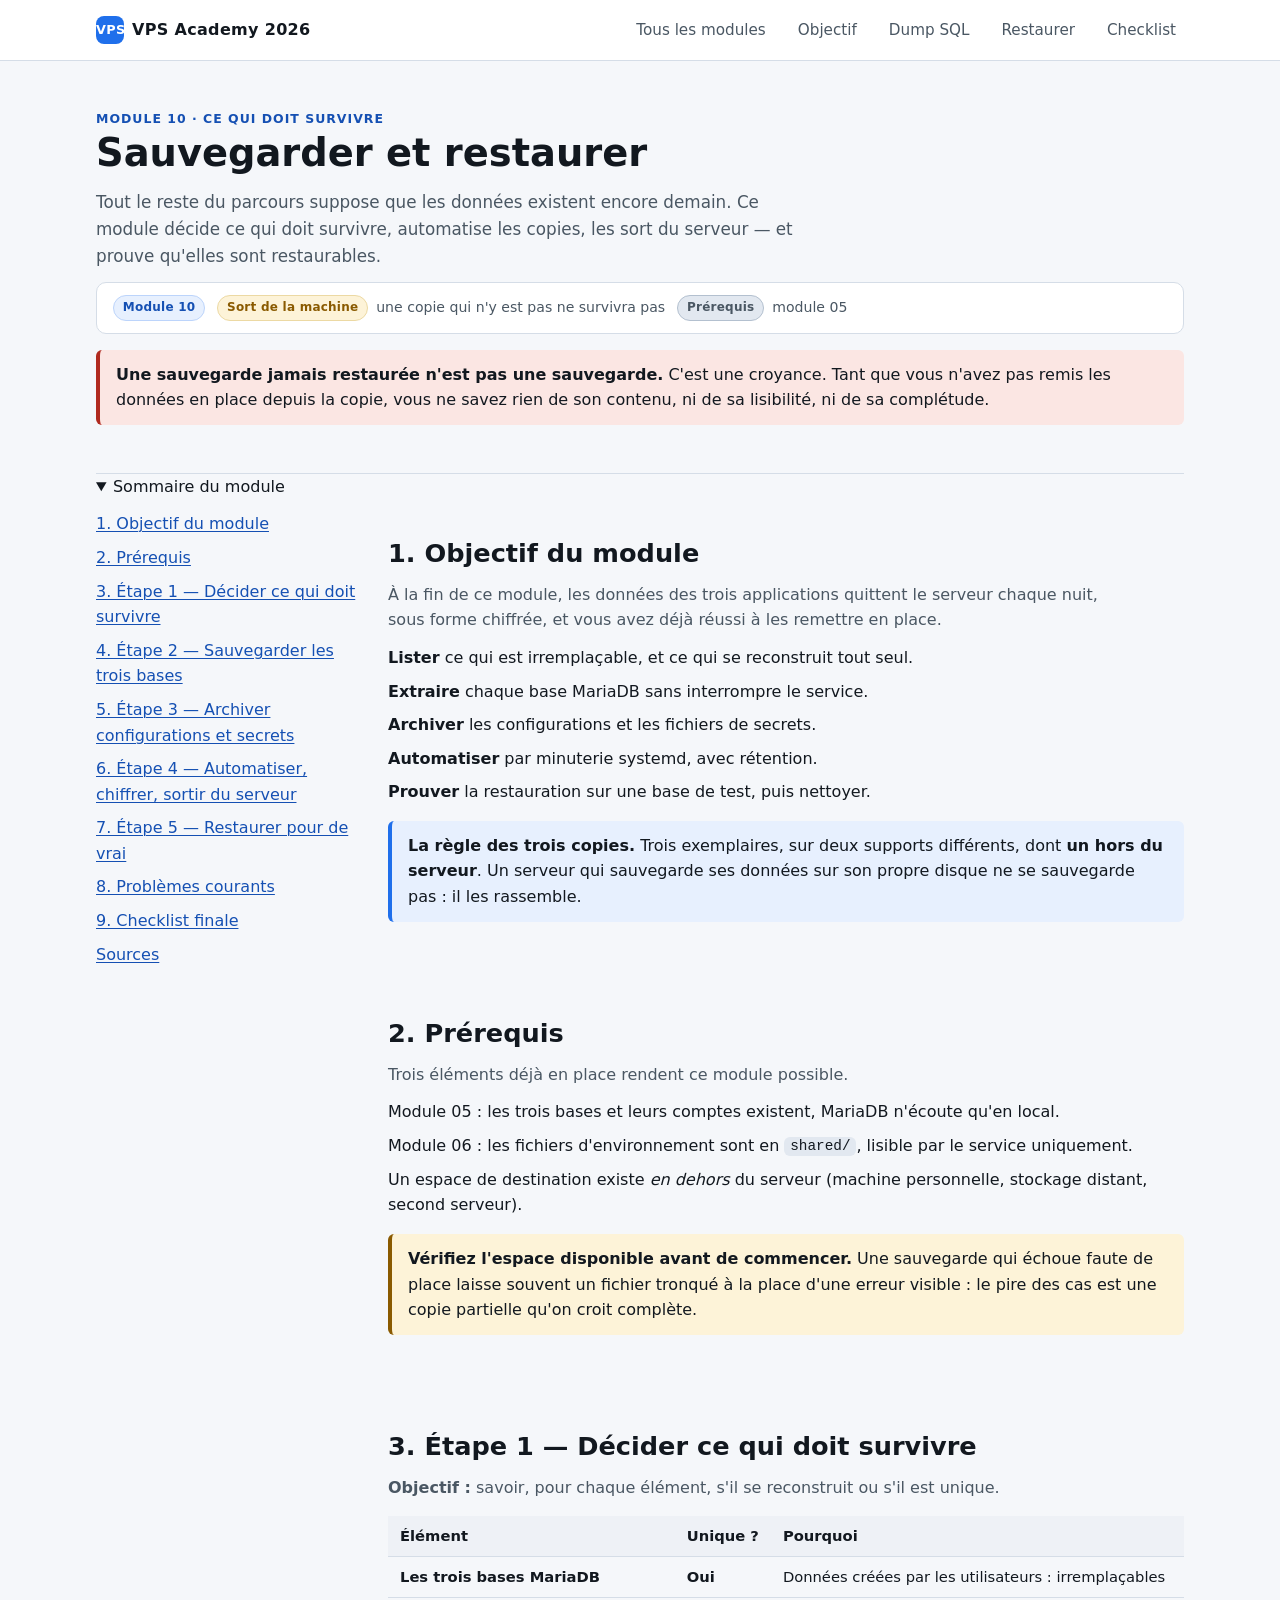
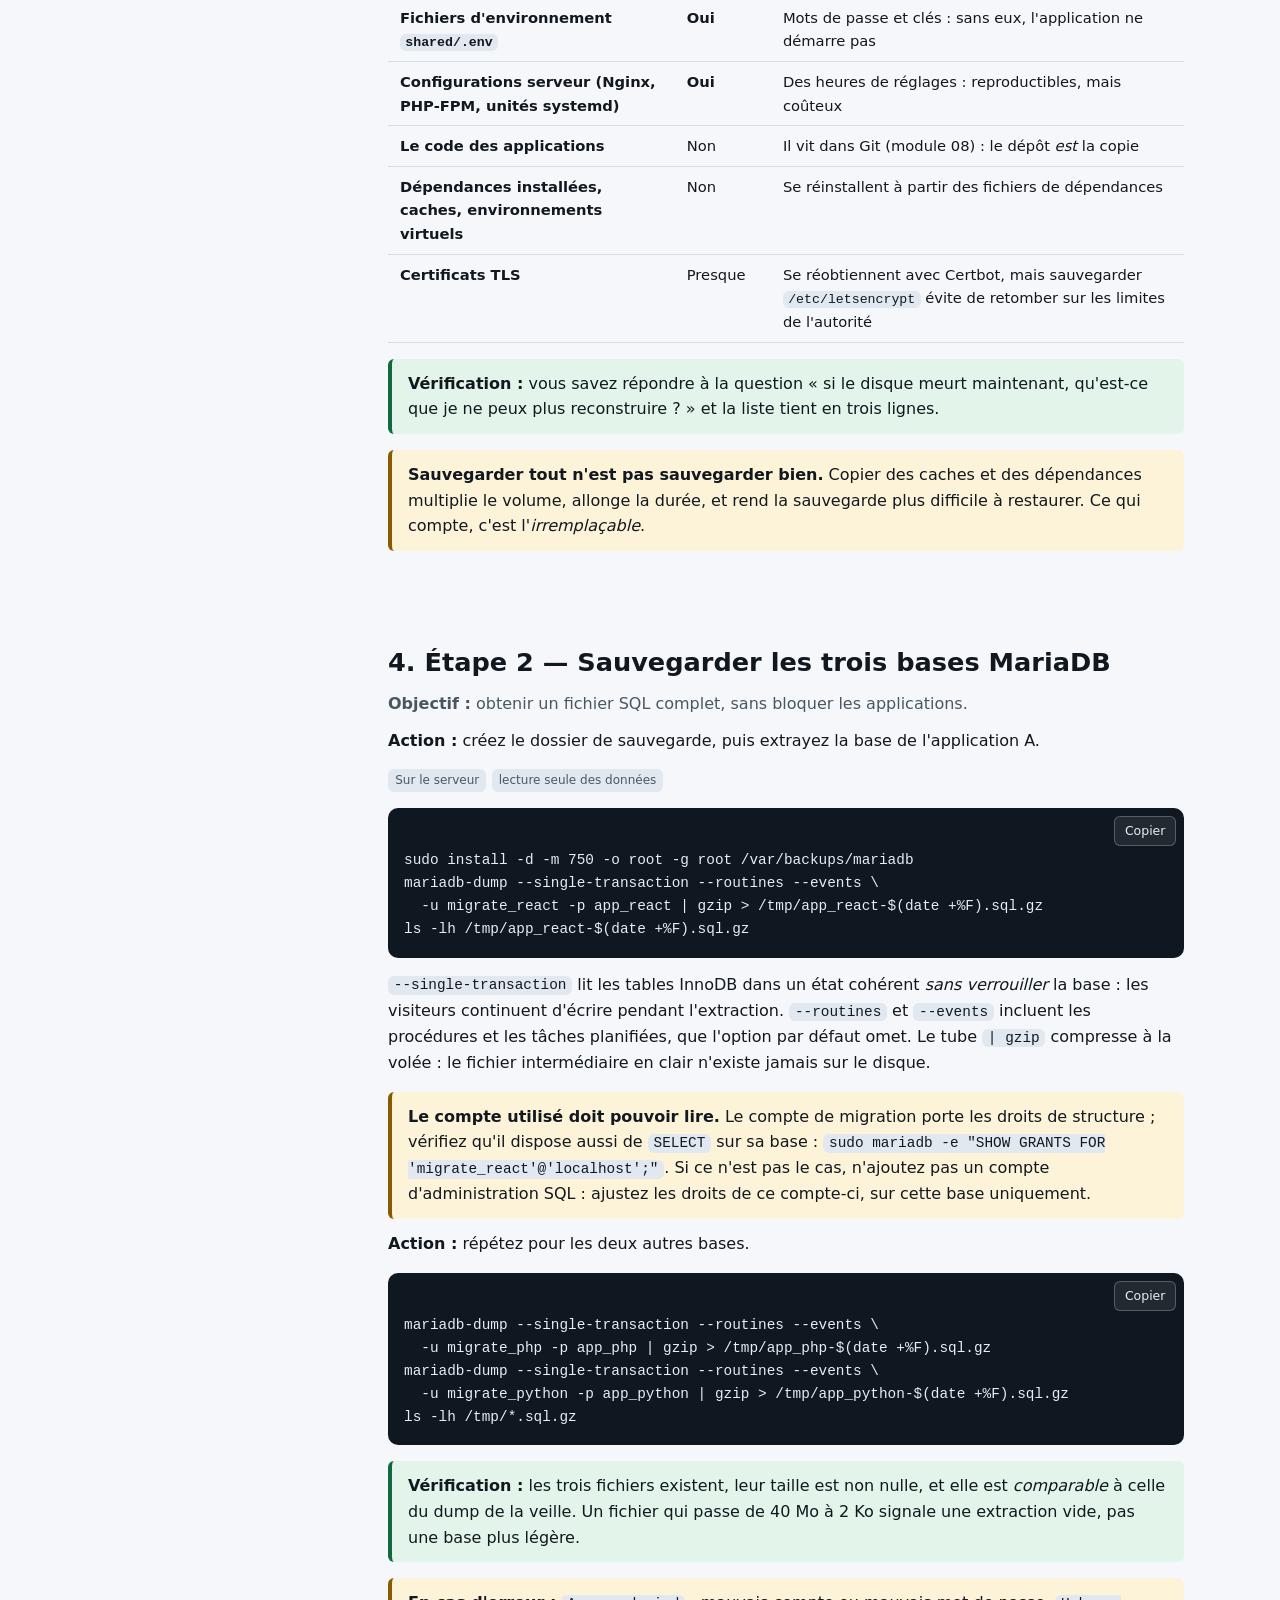
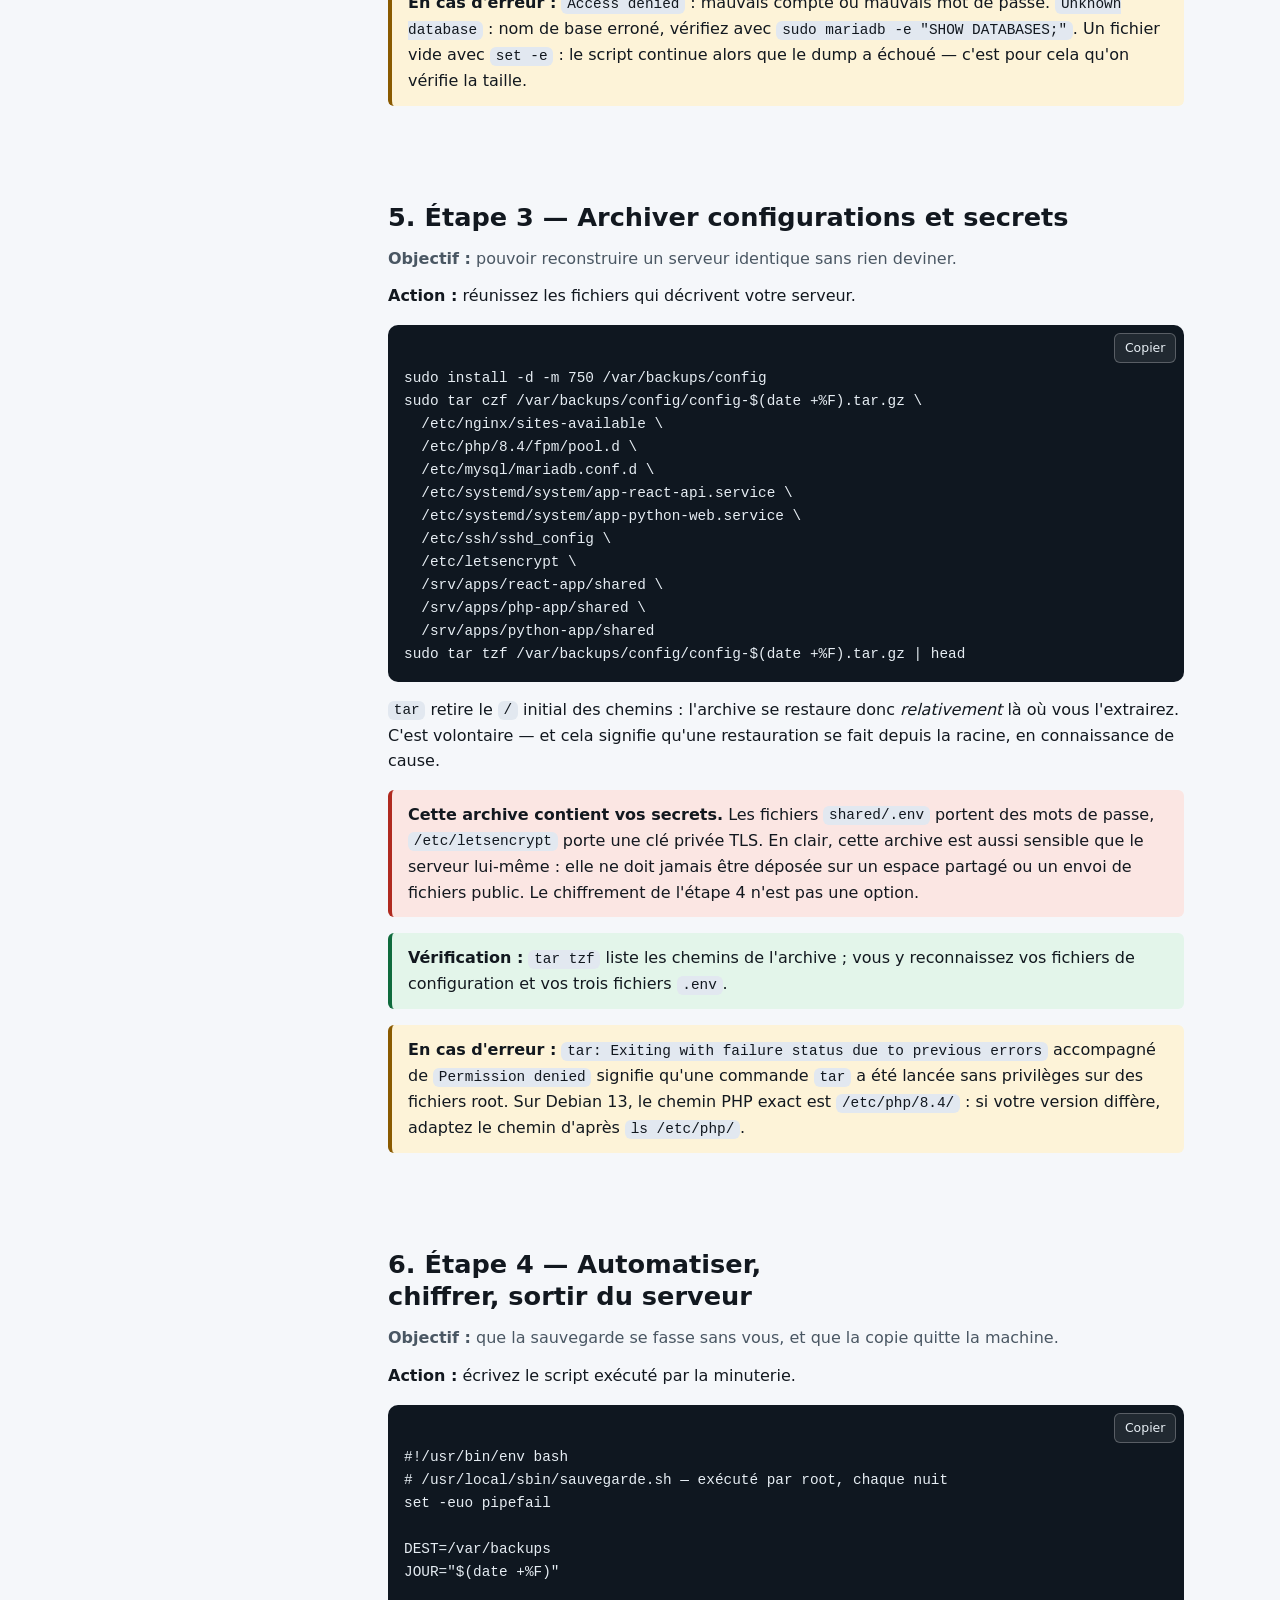
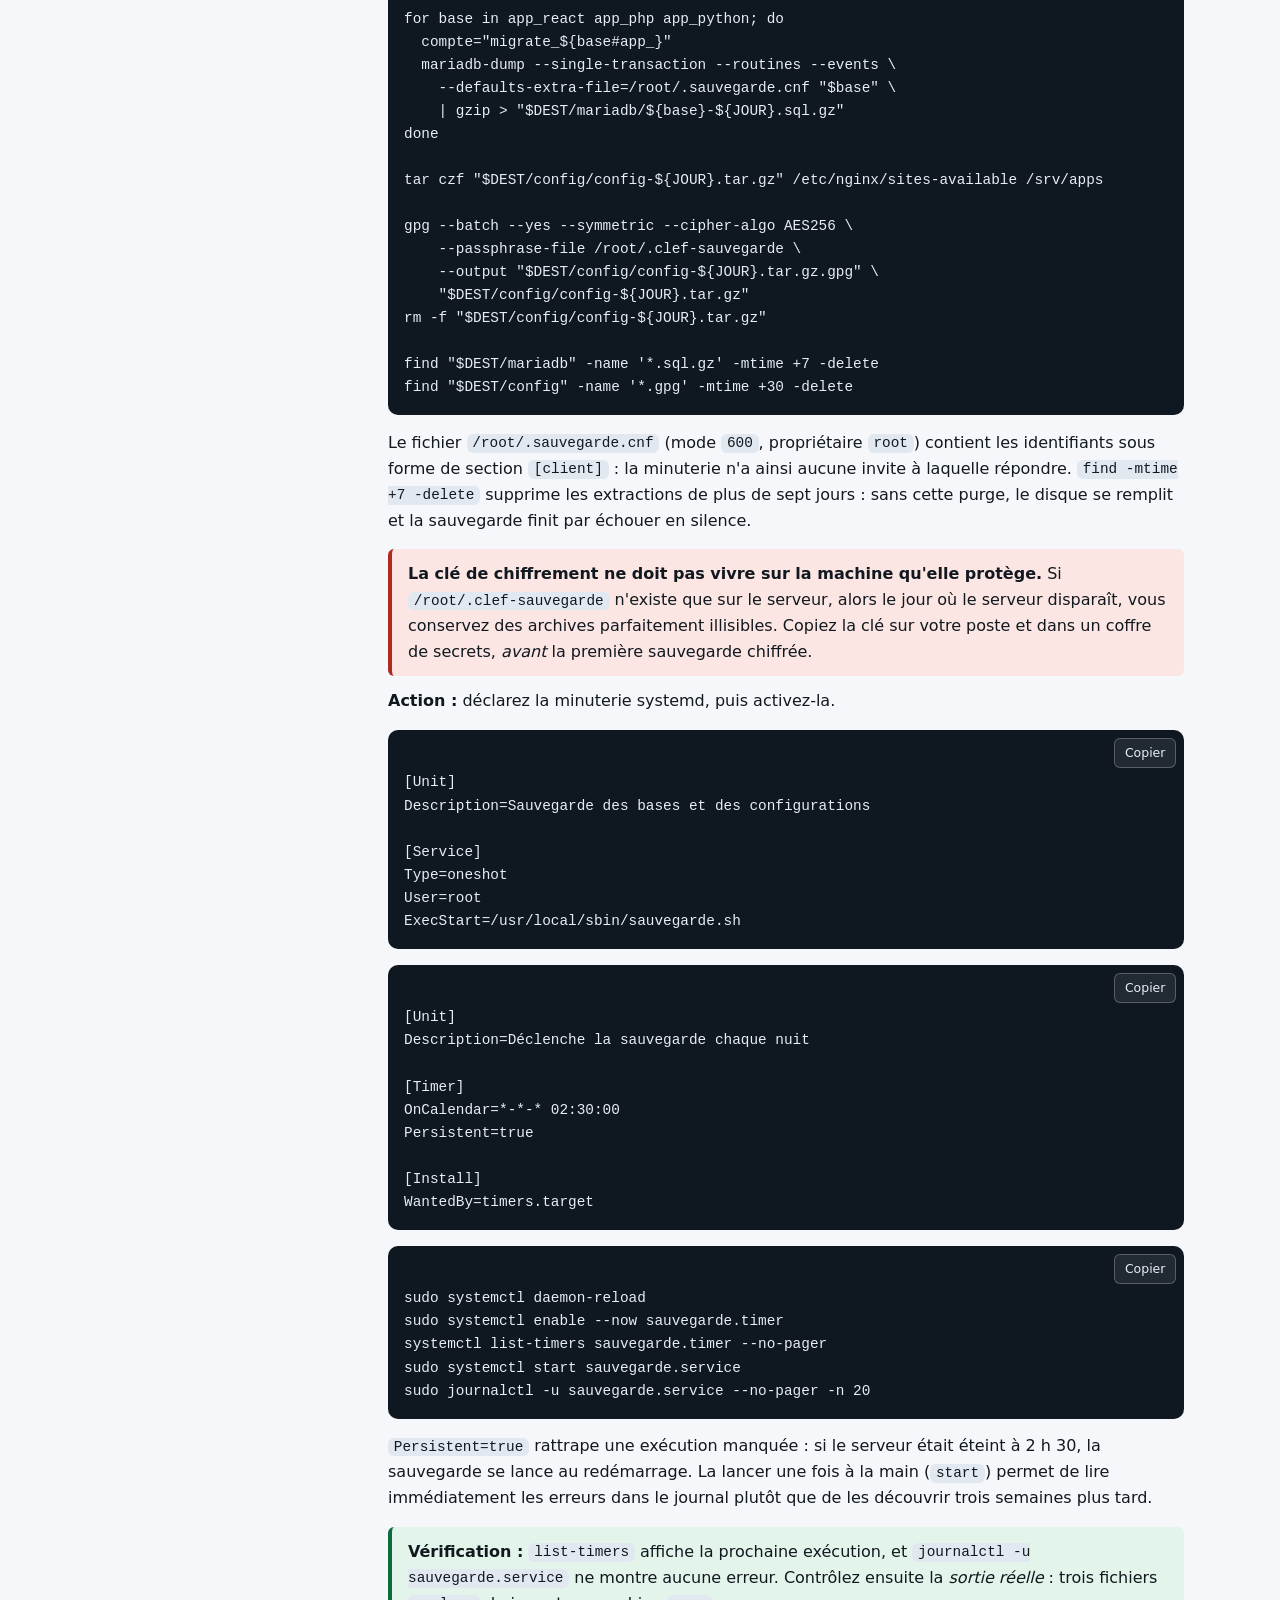
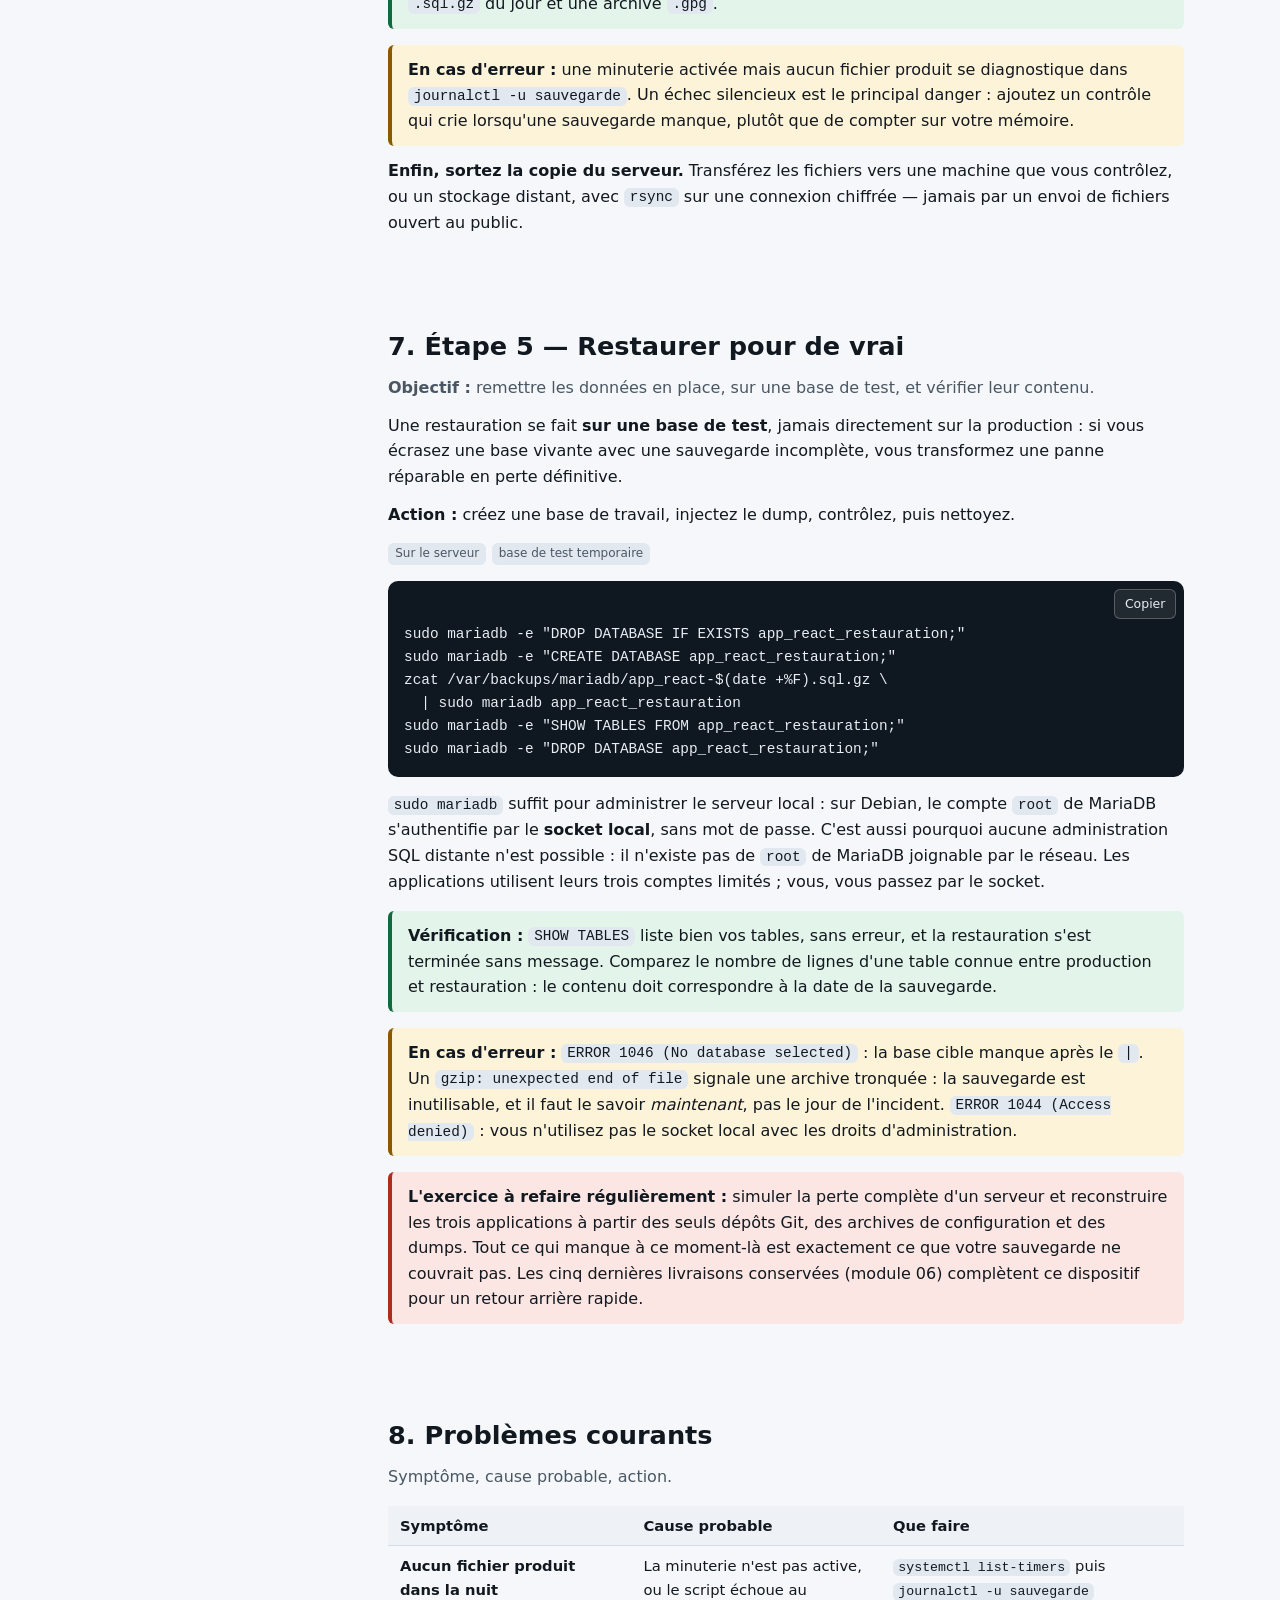
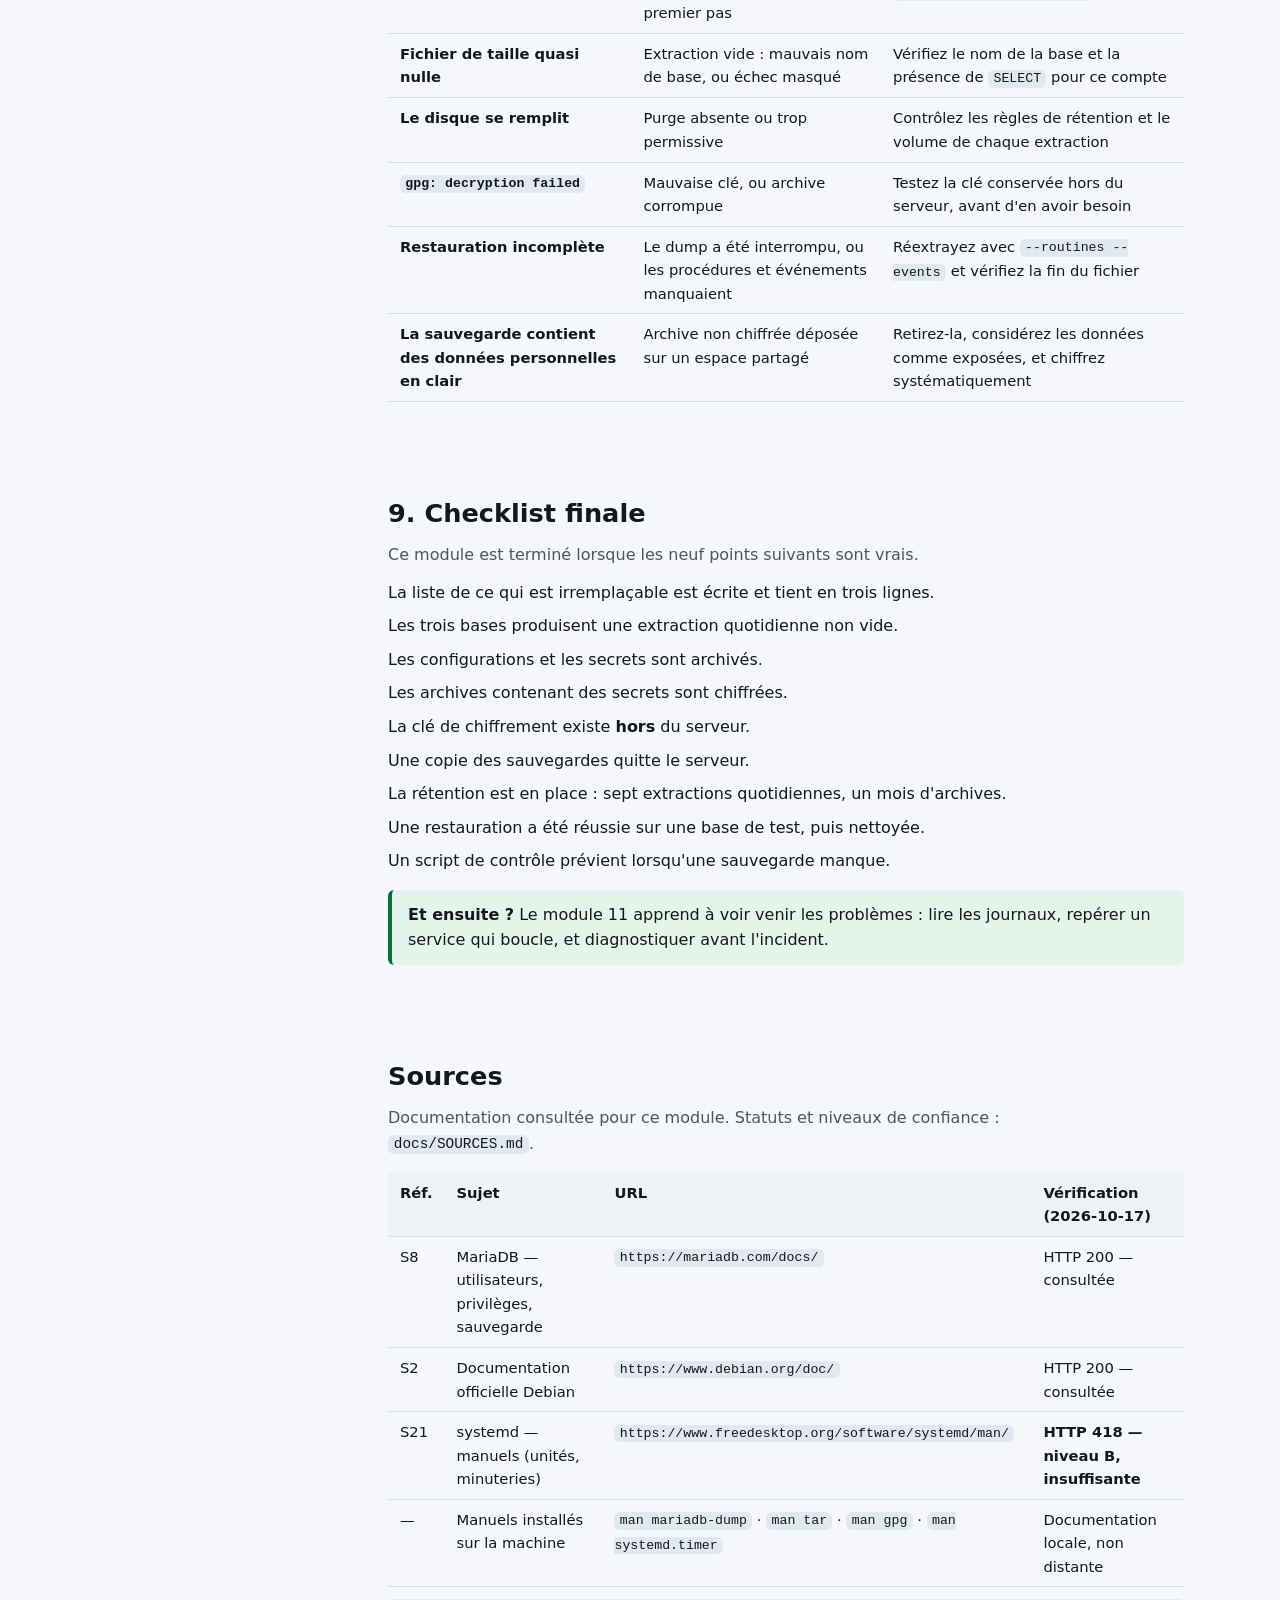
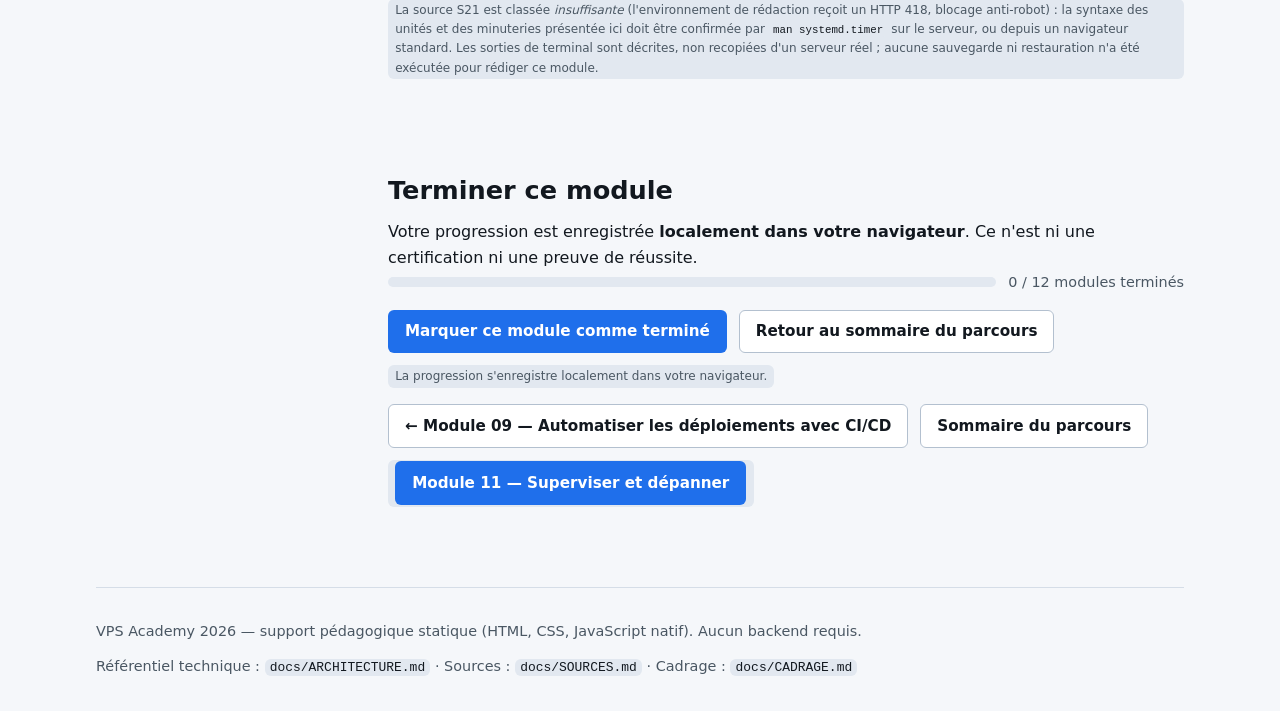
<file: cours/module-10-sauvegardes-restauration.html>
<!doctype html>
<html lang="fr" data-base="..">
<head>
  <meta charset="utf-8">
  <meta name="viewport" content="width=device-width, initial-scale=1">
  <meta name="description" content="Module 10 — Sauvegarder et restaurer : décider ce qui doit survivre, dumper les trois bases MariaDB, archiver les configurations et les secrets, automatiser par minuterie systemd, chiffrer, sortir les copies du serveur, et prouver la restauration sur une base de test.">
  <meta name="color-scheme" content="light">
  <title>Module 10 — Sauvegarder et restaurer · VPS Academy 2026</title>
  <link rel="icon" href="data:image/svg+xml,%3Csvg xmlns='http://www.w3.org/2000/svg' viewBox='0 0 32 32'%3E%3Crect width='32' height='32' rx='7' fill='%231f6feb'/%3E%3Ctext x='16' y='22' font-family='system-ui,sans-serif' font-size='13' font-weight='700' fill='white' text-anchor='middle'%3EV%3C/text%3E%3C/svg%3E">
  <link rel="stylesheet" href="../assets/css/main.css">
  <link rel="stylesheet" href="../assets/css/layout.css">
  <link rel="stylesheet" href="../assets/css/components.css">
</head>
<body>
  <a class="skip-link" href="#contenu">Aller au contenu</a>

  <header class="site-header">
    <div class="wrap site-header__inner">
      <a class="brand" href="../index.html">
        <span class="brand__mark" aria-hidden="true">VPS</span>
        VPS Academy&nbsp;2026
      </a>
      <nav class="header-nav" aria-label="Navigation du module">
        <a href="../index.html#modules">Tous les modules</a>
        <a href="#objectif">Objectif</a>
        <a href="#etape-2">Dump SQL</a>
        <a href="#etape-5">Restaurer</a>
        <a href="#checklist">Checklist</a>
      </nav>
    </div>
  </header>

  <main id="contenu" class="wrap">

    <!-- ================================================================== -->
    <!-- Bandeau                                                            -->
    <!-- ================================================================== -->
    <section class="hero" aria-labelledby="titre">
      <p class="eyebrow">Module 10 · Ce qui doit survivre</p>
      <h1 id="titre">Sauvegarder et restaurer</h1>
      <p class="lead">
        Tout le reste du parcours suppose que les données existent encore demain. Ce module
        décide ce qui doit survivre, automatise les copies, les sort du serveur — et prouve
        qu'elles sont restaurables.
      </p>
      <div class="status-legend">
        <span class="status-legend__item"><span class="badge badge--published">Module 10</span></span>
        <span class="status-legend__item"><span class="badge badge--drafted">Sort de la machine</span> une copie qui n'y est pas ne survivra pas</span>
        <span class="status-legend__item"><span class="badge badge--planned">Prérequis</span> module 05</span>
      </div>
      <div class="callout callout--danger">
        <strong>Une sauvegarde jamais restaurée n'est pas une sauvegarde.</strong> C'est une
        croyance. Tant que vous n'avez pas remis les données en place depuis la copie, vous
        ne savez rien de son contenu, ni de sa lisibilité, ni de sa complétude.
      </div>
    </section>

    <div class="layout layout--aside">

      <!-- ================================================================ -->
      <!-- Sommaire                                                         -->
      <!-- ================================================================ -->
      <aside class="layout__aside">
        <details id="toc" open>
          <summary>Sommaire du module</summary>
          <nav aria-label="Sommaire du module 10">
            <ul class="checklist">
              <li><span><a href="#objectif">1. Objectif du module</a></span></li>
              <li><span><a href="#prerequis">2. Prérequis</a></span></li>
              <li><span><a href="#etape-1">3. Étape 1 — Décider ce qui doit survivre</a></span></li>
              <li><span><a href="#etape-2">4. Étape 2 — Sauvegarder les trois bases</a></span></li>
              <li><span><a href="#etape-3">5. Étape 3 — Archiver configurations et secrets</a></span></li>
              <li><span><a href="#etape-4">6. Étape 4 — Automatiser, chiffrer, sortir du serveur</a></span></li>
              <li><span><a href="#etape-5">7. Étape 5 — Restaurer pour de vrai</a></span></li>
              <li><span><a href="#problemes">8. Problèmes courants</a></span></li>
              <li><span><a href="#checklist">9. Checklist finale</a></span></li>
              <li><span><a href="#sources">Sources</a></span></li>
            </ul>
          </nav>
        </details>
      </aside>

      <div class="layout__main">

        <!-- ============================================================== -->
        <!-- 1. Objectif                                                    -->
        <!-- ============================================================== -->
        <section class="section" id="objectif" aria-labelledby="objectif-titre">
          <div class="section__head">
            <h2 id="objectif-titre">1. Objectif du module</h2>
            <p>
              À la fin de ce module, les données des trois applications quittent le serveur
              chaque nuit, sous forme chiffrée, et vous avez déjà réussi à les remettre en place.
            </p>
          </div>
          <ul class="checklist">
            <li><span><strong>Lister</strong> ce qui est irremplaçable, et ce qui se reconstruit tout seul.</span></li>
            <li><span><strong>Extraire</strong> chaque base MariaDB sans interrompre le service.</span></li>
            <li><span><strong>Archiver</strong> les configurations et les fichiers de secrets.</span></li>
            <li><span><strong>Automatiser</strong> par minuterie systemd, avec rétention.</span></li>
            <li><span><strong>Prouver</strong> la restauration sur une base de test, puis nettoyer.</span></li>
          </ul>
          <div class="callout">
            <strong>La règle des trois copies.</strong> Trois exemplaires, sur deux supports
            différents, dont <strong>un hors du serveur</strong>. Un serveur qui sauvegarde
            ses données sur son propre disque ne se sauvegarde pas&nbsp;: il les rassemble.
          </div>
        </section>

        <!-- ============================================================== -->
        <!-- 2. Prérequis                                                   -->
        <!-- ============================================================== -->
        <section class="section" id="prerequis" aria-labelledby="prerequis-titre">
          <div class="section__head">
            <h2 id="prerequis-titre">2. Prérequis</h2>
            <p>Trois éléments déjà en place rendent ce module possible.</p>
          </div>
          <ul class="checklist">
            <li><span>Module 05&nbsp;: les trois bases et leurs comptes existent, MariaDB n'écoute qu'en local.</span></li>
            <li><span>Module 06&nbsp;: les fichiers d'environnement sont en <code>shared/</code>, lisible par le service uniquement.</span></li>
            <li><span>Un espace de destination existe <em>en dehors</em> du serveur (machine personnelle, stockage distant, second serveur).</span></li>
          </ul>
          <div class="callout callout--warn">
            <strong>Vérifiez l'espace disponible avant de commencer.</strong> Une sauvegarde qui
            échoue faute de place laisse souvent un fichier tronqué à la place d'une erreur
            visible&nbsp;: le pire des cas est une copie partielle qu'on croit complète.
          </div>
        </section>

        <!-- ============================================================== -->
        <!-- 3. Étape 1 — décider                                           -->
        <!-- ============================================================== -->
        <section class="section" id="etape-1" aria-labelledby="etape-1-titre">
          <div class="section__head">
            <h2 id="etape-1-titre">3. Étape 1 — Décider ce qui doit survivre</h2>
            <p><strong>Objectif&nbsp;:</strong> savoir, pour chaque élément, s'il se reconstruit ou s'il est unique.</p>
          </div>

          <div class="table-wrap">
            <table>
              <caption class="visually-hidden">Ce qui doit être sauvegardé, et ce qui se reconstruit</caption>
              <thead>
                <tr><th scope="col">Élément</th><th scope="col">Unique&nbsp;?</th><th scope="col">Pourquoi</th></tr>
              </thead>
              <tbody>
                <tr>
                  <th scope="row">Les trois bases MariaDB</th>
                  <td><strong>Oui</strong></td>
                  <td>Données créées par les utilisateurs&nbsp;: irremplaçables</td>
                </tr>
                <tr>
                  <th scope="row">Fichiers d'environnement <code>shared/.env</code></th>
                  <td><strong>Oui</strong></td>
                  <td>Mots de passe et clés&nbsp;: sans eux, l'application ne démarre pas</td>
                </tr>
                <tr>
                  <th scope="row">Configurations serveur (Nginx, PHP-FPM, unités systemd)</th>
                  <td><strong>Oui</strong></td>
                  <td>Des heures de réglages&nbsp;: reproductibles, mais coûteux</td>
                </tr>
                <tr>
                  <th scope="row">Le code des applications</th>
                  <td>Non</td>
                  <td>Il vit dans Git (module&nbsp;08)&nbsp;: le dépôt <em>est</em> la copie</td>
                </tr>
                <tr>
                  <th scope="row">Dépendances installées, caches, environnements virtuels</th>
                  <td>Non</td>
                  <td>Se réinstallent à partir des fichiers de dépendances</td>
                </tr>
                <tr>
                  <th scope="row">Certificats TLS</th>
                  <td>Presque</td>
                  <td>Se réobtiennent avec Certbot, mais sauvegarder <code>/etc/letsencrypt</code> évite de retomber sur les limites de l'autorité</td>
                </tr>
              </tbody>
            </table>
          </div>

          <div class="callout callout--ok">
            <p><strong>Vérification&nbsp;:</strong> vous savez répondre à la question
              «&nbsp;si le disque meurt maintenant, qu'est-ce que je ne peux plus reconstruire&nbsp;?&nbsp;»
              et la liste tient en trois lignes.</p>
          </div>

          <div class="callout callout--warn">
            <strong>Sauvegarder tout n'est pas sauvegarder bien.</strong> Copier des caches et
            des dépendances multiplie le volume, allonge la durée, et rend la sauvegarde plus
            difficile à restaurer. Ce qui compte, c'est l'<em>irremplaçable</em>.
          </div>
        </section>

        <!-- ============================================================== -->
        <!-- 4. Étape 2 — dump SQL                                          -->
        <!-- ============================================================== -->
        <section class="section" id="etape-2" aria-labelledby="etape-2-titre">
          <div class="section__head">
            <h2 id="etape-2-titre">4. Étape 2 — Sauvegarder les trois bases MariaDB</h2>
            <p><strong>Objectif&nbsp;:</strong> obtenir un fichier SQL complet, sans bloquer les applications.</p>
          </div>

          <p><strong>Action&nbsp;:</strong> créez le dossier de sauvegarde, puis extrayez la base de l'application A.</p>
          <p><span class="tag">Sur le serveur</span> <span class="tag">lecture seule des données</span></p>

          <div class="code-block">
            <button class="code-block__copy" type="button" data-copy="cmd10-dump-react">Copier</button>
            <pre id="cmd10-dump-react">sudo install -d -m 750 -o root -g root /var/backups/mariadb
mariadb-dump --single-transaction --routines --events \
  -u migrate_react -p app_react | gzip > /tmp/app_react-$(date +%F).sql.gz
ls -lh /tmp/app_react-$(date +%F).sql.gz</pre>
          </div>

          <p>
            <code>--single-transaction</code> lit les tables InnoDB dans un état cohérent
            <em>sans verrouiller</em> la base&nbsp;: les visiteurs continuent d'écrire pendant
            l'extraction. <code>--routines</code> et <code>--events</code> incluent les
            procédures et les tâches planifiées, que l'option par défaut omet. Le tube
            <code>| gzip</code> compresse à la volée&nbsp;: le fichier intermédiaire en clair
            n'existe jamais sur le disque.
          </p>

          <div class="callout callout--warn">
            <strong>Le compte utilisé doit pouvoir lire.</strong> Le compte de migration porte
            les droits de structure&nbsp;; vérifiez qu'il dispose aussi de <code>SELECT</code>
            sur sa base&nbsp;:
            <code>sudo mariadb -e "SHOW GRANTS FOR 'migrate_react'@'localhost';"</code>.
            Si ce n'est pas le cas, n'ajoutez pas un compte d'administration SQL&nbsp;: ajustez
            les droits de ce compte-ci, sur cette base uniquement.
          </div>

          <p><strong>Action&nbsp;:</strong> répétez pour les deux autres bases.</p>
          <div class="code-block">
            <button class="code-block__copy" type="button" data-copy="cmd10-dump-autres">Copier</button>
            <pre id="cmd10-dump-autres">mariadb-dump --single-transaction --routines --events \
  -u migrate_php -p app_php | gzip > /tmp/app_php-$(date +%F).sql.gz
mariadb-dump --single-transaction --routines --events \
  -u migrate_python -p app_python | gzip > /tmp/app_python-$(date +%F).sql.gz
ls -lh /tmp/*.sql.gz</pre>
          </div>

          <div class="callout callout--ok">
            <p><strong>Vérification&nbsp;:</strong> les trois fichiers existent, leur taille est
              non nulle, et elle est <em>comparable</em> à celle du dump de la veille. Un fichier
              qui passe de 40&nbsp;Mo à 2&nbsp;Ko signale une extraction vide, pas une base plus
              légère.</p>
          </div>

          <div class="callout callout--warn">
            <p><strong>En cas d'erreur&nbsp;:</strong> <code>Access denied</code>&nbsp;: mauvais
              compte ou mauvais mot de passe. <code>Unknown database</code>&nbsp;: nom de base
              erroné, vérifiez avec <code>sudo mariadb -e "SHOW DATABASES;"</code>. Un fichier
              vide avec <code>set -e</code>&nbsp;: le script continue alors que le dump a échoué —
              c'est pour cela qu'on vérifie la taille.</p>
          </div>
        </section>

        <!-- ============================================================== -->
        <!-- 5. Étape 3 — configurations                                    -->
        <!-- ============================================================== -->
        <section class="section" id="etape-3" aria-labelledby="etape-3-titre">
          <div class="section__head">
            <h2 id="etape-3-titre">5. Étape 3 — Archiver configurations et secrets</h2>
            <p><strong>Objectif&nbsp;:</strong> pouvoir reconstruire un serveur identique sans rien deviner.</p>
          </div>

          <p><strong>Action&nbsp;:</strong> réunissez les fichiers qui décrivent votre serveur.</p>
          <div class="code-block">
            <button class="code-block__copy" type="button" data-copy="cmd10-config">Copier</button>
            <pre id="cmd10-config">sudo install -d -m 750 /var/backups/config
sudo tar czf /var/backups/config/config-$(date +%F).tar.gz \
  /etc/nginx/sites-available \
  /etc/php/8.4/fpm/pool.d \
  /etc/mysql/mariadb.conf.d \
  /etc/systemd/system/app-react-api.service \
  /etc/systemd/system/app-python-web.service \
  /etc/ssh/sshd_config \
  /etc/letsencrypt \
  /srv/apps/react-app/shared \
  /srv/apps/php-app/shared \
  /srv/apps/python-app/shared
sudo tar tzf /var/backups/config/config-$(date +%F).tar.gz | head</pre>
          </div>

          <p>
            <code>tar</code> retire le <code>/</code> initial des chemins&nbsp;: l'archive se
            restaure donc <em>relativement</em> là où vous l'extrairez. C'est volontaire — et cela
            signifie qu'une restauration se fait depuis la racine, en connaissance de cause.
          </p>

          <div class="callout callout--danger">
            <strong>Cette archive contient vos secrets.</strong> Les fichiers
            <code>shared/.env</code> portent des mots de passe, <code>/etc/letsencrypt</code>
            porte une clé privée TLS. En clair, cette archive est aussi sensible que le serveur
            lui-même&nbsp;: elle ne doit jamais être déposée sur un espace partagé ou un envoi
            de fichiers public. Le chiffrement de l'étape 4 n'est pas une option.
          </div>

          <div class="callout callout--ok">
            <p><strong>Vérification&nbsp;:</strong> <code>tar tzf</code> liste les chemins de
              l'archive&nbsp;; vous y reconnaissez vos fichiers de configuration et vos trois
              fichiers <code>.env</code>.</p>
          </div>

          <div class="callout callout--warn">
            <p><strong>En cas d'erreur&nbsp;:</strong> <code>tar: Exiting with failure status
              due to previous errors</code> accompagné de <code>Permission denied</code> signifie
              qu'une commande <code>tar</code> a été lancée sans privilèges sur des fichiers
              root. Sur Debian&nbsp;13, le chemin PHP exact est <code>/etc/php/8.4/</code>&nbsp;:
              si votre version diffère, adaptez le chemin d'après <code>ls /etc/php/</code>.</p>
          </div>
        </section>

        <!-- ============================================================== -->
        <!-- 6. Étape 4 — automatiser                                       -->
        <!-- ============================================================== -->
        <section class="section" id="etape-4" aria-labelledby="etape-4-titre">
          <div class="section__head">
            <h2 id="etape-4-titre">6. Étape 4 — Automatiser, chiffrer, sortir du serveur</h2>
            <p><strong>Objectif&nbsp;:</strong> que la sauvegarde se fasse sans vous, et que la copie quitte la machine.</p>
          </div>

          <p><strong>Action&nbsp;:</strong> écrivez le script exécuté par la minuterie.</p>
          <div class="code-block">
            <button class="code-block__copy" type="button" data-copy="cmd10-script">Copier</button>
            <pre id="cmd10-script">#!/usr/bin/env bash
# /usr/local/sbin/sauvegarde.sh — exécuté par root, chaque nuit
set -euo pipefail

DEST=/var/backups
JOUR="$(date +%F)"

for base in app_react app_php app_python; do
  compte="migrate_${base#app_}"
  mariadb-dump --single-transaction --routines --events \
    --defaults-extra-file=/root/.sauvegarde.cnf "$base" \
    | gzip > "$DEST/mariadb/${base}-${JOUR}.sql.gz"
done

tar czf "$DEST/config/config-${JOUR}.tar.gz" /etc/nginx/sites-available /srv/apps

gpg --batch --yes --symmetric --cipher-algo AES256 \
    --passphrase-file /root/.clef-sauvegarde \
    --output "$DEST/config/config-${JOUR}.tar.gz.gpg" \
    "$DEST/config/config-${JOUR}.tar.gz"
rm -f "$DEST/config/config-${JOUR}.tar.gz"

find "$DEST/mariadb" -name '*.sql.gz' -mtime +7 -delete
find "$DEST/config" -name '*.gpg' -mtime +30 -delete</pre>
          </div>

          <p>
            Le fichier <code>/root/.sauvegarde.cnf</code> (mode <code>600</code>, propriétaire
            <code>root</code>) contient les identifiants sous forme de section
            <code>[client]</code>&nbsp;: la minuterie n'a ainsi aucune invite à laquelle répondre.
            <code>find -mtime +7 -delete</code> supprime les extractions de plus de sept jours&nbsp;:
            sans cette purge, le disque se remplit et la sauvegarde finit par échouer en silence.
          </p>

          <div class="callout callout--danger">
            <strong>La clé de chiffrement ne doit pas vivre sur la machine qu'elle protège.</strong>
            Si <code>/root/.clef-sauvegarde</code> n'existe que sur le serveur, alors le jour où
            le serveur disparaît, vous conservez des archives parfaitement illisibles. Copiez la
            clé sur votre poste et dans un coffre de secrets, <em>avant</em> la première
            sauvegarde chiffrée.
          </div>

          <p><strong>Action&nbsp;:</strong> déclarez la minuterie systemd, puis activez-la.</p>
          <div class="code-block">
            <button class="code-block__copy" type="button" data-copy="cmd10-service">Copier</button>
            <pre id="cmd10-service">[Unit]
Description=Sauvegarde des bases et des configurations

[Service]
Type=oneshot
User=root
ExecStart=/usr/local/sbin/sauvegarde.sh</pre>
          </div>

          <div class="code-block">
            <button class="code-block__copy" type="button" data-copy="cmd10-timer">Copier</button>
            <pre id="cmd10-timer">[Unit]
Description=Déclenche la sauvegarde chaque nuit

[Timer]
OnCalendar=*-*-* 02:30:00
Persistent=true

[Install]
WantedBy=timers.target</pre>
          </div>

          <div class="code-block">
            <button class="code-block__copy" type="button" data-copy="cmd10-enable-timer">Copier</button>
            <pre id="cmd10-enable-timer">sudo systemctl daemon-reload
sudo systemctl enable --now sauvegarde.timer
systemctl list-timers sauvegarde.timer --no-pager
sudo systemctl start sauvegarde.service
sudo journalctl -u sauvegarde.service --no-pager -n 20</pre>
          </div>

          <p>
            <code>Persistent=true</code> rattrape une exécution manquée&nbsp;: si le serveur était
            éteint à 2&nbsp;h&nbsp;30, la sauvegarde se lance au redémarrage. La lancer une fois à
            la main (<code>start</code>) permet de lire immédiatement les erreurs dans le journal
            plutôt que de les découvrir trois semaines plus tard.
          </p>

          <div class="callout callout--ok">
            <p><strong>Vérification&nbsp;:</strong> <code>list-timers</code> affiche la prochaine
              exécution, et <code>journalctl -u sauvegarde.service</code> ne montre aucune erreur.
              Contrôlez ensuite la <em>sortie réelle</em>&nbsp;: trois fichiers
              <code>.sql.gz</code> du jour et une archive <code>.gpg</code>.</p>
          </div>

          <div class="callout callout--warn">
            <p><strong>En cas d'erreur&nbsp;:</strong> une minuterie activée mais aucun fichier
              produit se diagnostique dans <code>journalctl -u sauvegarde</code>. Un échec
              silencieux est le principal danger&nbsp;: ajoutez un contrôle qui crie lorsqu'une
              sauvegarde manque, plutôt que de compter sur votre mémoire.</p>
          </div>

          <p>
            <strong>Enfin, sortez la copie du serveur.</strong> Transférez les fichiers vers une
            machine que vous contrôlez, ou un stockage distant, avec <code>rsync</code> sur une
            connexion chiffrée — jamais par un envoi de fichiers ouvert au public.
          </p>
        </section>

        <!-- ============================================================== -->
        <!-- 7. Étape 5 — restaurer                                         -->
        <!-- ============================================================== -->
        <section class="section" id="etape-5" aria-labelledby="etape-5-titre">
          <div class="section__head">
            <h2 id="etape-5-titre">7. Étape 5 — Restaurer pour de vrai</h2>
            <p><strong>Objectif&nbsp;:</strong> remettre les données en place, sur une base de test, et vérifier leur contenu.</p>
          </div>

          <p>
            Une restauration se fait <strong>sur une base de test</strong>, jamais directement sur
            la production&nbsp;: si vous écrasez une base vivante avec une sauvegarde
            incomplète, vous transformez une panne réparable en perte définitive.
          </p>

          <p><strong>Action&nbsp;:</strong> créez une base de travail, injectez le dump, contrôlez, puis nettoyez.</p>
          <p><span class="tag">Sur le serveur</span> <span class="tag">base de test temporaire</span></p>

          <div class="code-block">
            <button class="code-block__copy" type="button" data-copy="cmd10-restore">Copier</button>
            <pre id="cmd10-restore">sudo mariadb -e "DROP DATABASE IF EXISTS app_react_restauration;"
sudo mariadb -e "CREATE DATABASE app_react_restauration;"
zcat /var/backups/mariadb/app_react-$(date +%F).sql.gz \
  | sudo mariadb app_react_restauration
sudo mariadb -e "SHOW TABLES FROM app_react_restauration;"
sudo mariadb -e "DROP DATABASE app_react_restauration;"</pre>
          </div>

          <p>
            <code>sudo mariadb</code> suffit pour administrer le serveur local&nbsp;: sur Debian,
            le compte <code>root</code> de MariaDB s'authentifie par le <strong>socket local</strong>,
            sans mot de passe. C'est aussi pourquoi aucune administration SQL distante n'est
            possible&nbsp;: il n'existe pas de <code>root</code> de MariaDB joignable par le
            réseau. Les applications utilisent leurs trois comptes limités&nbsp;; vous, vous
            passez par le socket.
          </p>

          <div class="callout callout--ok">
            <p><strong>Vérification&nbsp;:</strong> <code>SHOW TABLES</code> liste bien vos
              tables, sans erreur, et la restauration s'est terminée sans message. Comparez le
              nombre de lignes d'une table connue entre production et restauration&nbsp;: le
              contenu doit correspondre à la date de la sauvegarde.</p>
          </div>

          <div class="callout callout--warn">
            <p><strong>En cas d'erreur&nbsp;:</strong> <code>ERROR 1046 (No database
              selected)</code>&nbsp;: la base cible manque après le <code>|</code>. Un
              <code>gzip: unexpected end of file</code> signale une archive tronquée&nbsp;: la
              sauvegarde est inutilisable, et il faut le savoir <em>maintenant</em>, pas le jour
              de l'incident. <code>ERROR 1044 (Access denied)</code>&nbsp;: vous n'utilisez pas
              le socket local avec les droits d'administration.</p>
          </div>

          <div class="callout callout--danger">
            <strong>L'exercice à refaire régulièrement&nbsp;:</strong> simuler la perte complète
            d'un serveur et reconstruire les trois applications à partir des seuls dépôts Git,
            des archives de configuration et des dumps. Tout ce qui manque à ce moment-là est
            exactement ce que votre sauvegarde ne couvrait pas. Les cinq dernières livraisons
            conservées (module&nbsp;06) complètent ce dispositif pour un retour arrière rapide.
          </div>
        </section>

        <!-- ============================================================== -->
        <!-- 8. Problèmes courants                                          -->
        <!-- ============================================================== -->
        <section class="section" id="problemes" aria-labelledby="problemes-titre">
          <div class="section__head">
            <h2 id="problemes-titre">8. Problèmes courants</h2>
            <p>Symptôme, cause probable, action.</p>
          </div>
          <div class="table-wrap">
            <table>
              <caption class="visually-hidden">Problèmes courants : symptôme, cause probable et action</caption>
              <thead>
                <tr><th scope="col">Symptôme</th><th scope="col">Cause probable</th><th scope="col">Que faire</th></tr>
              </thead>
              <tbody>
                <tr>
                  <th scope="row">Aucun fichier produit dans la nuit</th>
                  <td>La minuterie n'est pas active, ou le script échoue au premier pas</td>
                  <td><code>systemctl list-timers</code> puis <code>journalctl -u sauvegarde</code></td>
                </tr>
                <tr>
                  <th scope="row">Fichier de taille quasi nulle</th>
                  <td>Extraction vide&nbsp;: mauvais nom de base, ou échec masqué</td>
                  <td>Vérifiez le nom de la base et la présence de <code>SELECT</code> pour ce compte</td>
                </tr>
                <tr>
                  <th scope="row">Le disque se remplit</th>
                  <td>Purge absente ou trop permissive</td>
                  <td>Contrôlez les règles de rétention et le volume de chaque extraction</td>
                </tr>
                <tr>
                  <th scope="row"><code>gpg: decryption failed</code></th>
                  <td>Mauvaise clé, ou archive corrompue</td>
                  <td>Testez la clé conservée hors du serveur, avant d'en avoir besoin</td>
                </tr>
                <tr>
                  <th scope="row">Restauration incomplète</th>
                  <td>Le dump a été interrompu, ou les procédures et événements manquaient</td>
                  <td>Réextrayez avec <code>--routines --events</code> et vérifiez la fin du fichier</td>
                </tr>
                <tr>
                  <th scope="row">La sauvegarde contient des données personnelles en clair</th>
                  <td>Archive non chiffrée déposée sur un espace partagé</td>
                  <td>Retirez-la, considérez les données comme exposées, et chiffrez systématiquement</td>
                </tr>
              </tbody>
            </table>
          </div>
        </section>

        <!-- ============================================================== -->
        <!-- 9. Checklist finale                                            -->
        <!-- ============================================================== -->
        <section class="section" id="checklist" aria-labelledby="checklist-titre">
          <div class="section__head">
            <h2 id="checklist-titre">9. Checklist finale</h2>
            <p>Ce module est terminé lorsque les neuf points suivants sont vrais.</p>
          </div>
          <ul class="checklist">
            <li><span>La liste de ce qui est irremplaçable est écrite et tient en trois lignes.</span></li>
            <li><span>Les trois bases produisent une extraction quotidienne non vide.</span></li>
            <li><span>Les configurations et les secrets sont archivés.</span></li>
            <li><span>Les archives contenant des secrets sont chiffrées.</span></li>
            <li><span>La clé de chiffrement existe <strong>hors</strong> du serveur.</span></li>
            <li><span>Une copie des sauvegardes quitte le serveur.</span></li>
            <li><span>La rétention est en place&nbsp;: sept extractions quotidiennes, un mois d'archives.</span></li>
            <li><span>Une restauration a été réussie sur une base de test, puis nettoyée.</span></li>
            <li><span>Un script de contrôle prévient lorsqu'une sauvegarde manque.</span></li>
          </ul>
          <div class="callout callout--ok">
            <strong>Et ensuite&nbsp;?</strong> Le module 11 apprend à voir venir les problèmes&nbsp;:
            lire les journaux, repérer un service qui boucle, et diagnostiquer avant l'incident.
          </div>
        </section>

        <!-- ============================================================== -->
        <!-- Sources                                                        -->
        <!-- ============================================================== -->
        <section class="section" id="sources" aria-labelledby="sources-titre">
          <div class="section__head">
            <h2 id="sources-titre">Sources</h2>
            <p>Documentation consultée pour ce module. Statuts et niveaux de confiance : <code>docs/SOURCES.md</code>.</p>
          </div>
          <div class="table-wrap">
            <table>
              <caption class="visually-hidden">Sources consultées pour le module 10</caption>
              <thead>
                <tr><th scope="col">Réf.</th><th scope="col">Sujet</th><th scope="col">URL</th><th scope="col">Vérification (2026-10-17)</th></tr>
              </thead>
              <tbody>
                <tr><td>S8</td><td>MariaDB — utilisateurs, privilèges, sauvegarde</td><td><code>https://mariadb.com/docs/</code></td><td>HTTP 200 — consultée</td></tr>
                <tr><td>S2</td><td>Documentation officielle Debian</td><td><code>https://www.debian.org/doc/</code></td><td>HTTP 200 — consultée</td></tr>
                <tr><td>S21</td><td>systemd — manuels (unités, minuteries)</td><td><code>https://www.freedesktop.org/software/systemd/man/</code></td><td><strong>HTTP 418 — niveau B, insuffisante</strong></td></tr>
                <tr><td>—</td><td>Manuels installés sur la machine</td><td><code>man mariadb-dump</code> · <code>man tar</code> · <code>man gpg</code> · <code>man systemd.timer</code></td><td>Documentation locale, non distante</td></tr>
              </tbody>
            </table>
          </div>
          <p class="tag">
            La source S21 est classée <em>insuffisante</em> (l'environnement de rédaction reçoit un
            HTTP 418, blocage anti-robot)&nbsp;: la syntaxe des unités et des minuteries présentée ici
            doit être confirmée par <code>man systemd.timer</code> sur le serveur, ou depuis un navigateur
            standard. Les sorties de terminal sont décrites, non recopiées d'un serveur réel&nbsp;;
            aucune sauvegarde ni restauration n'a été exécutée pour rédiger ce module.
          </p>
        </section>

        <!-- ============================================================== -->
        <!-- Terminer ce module                                             -->
        <!-- ============================================================== -->
        <section class="section" aria-labelledby="fin-titre">
          <h2 id="fin-titre">Terminer ce module</h2>
          <p>
            Votre progression est enregistrée <strong>localement dans votre navigateur</strong>.
            Ce n'est ni une certification ni une preuve de réussite.
          </p>

          <div class="progress">
            <div class="progress__track">
              <div class="progress__bar" id="progress-bar-fill" role="progressbar" aria-label="Progression locale" aria-valuemin="0" aria-valuemax="100" aria-valuenow="0"></div>
            </div>
            <span class="progress__label" id="progress-label">Progression en cours de chargement</span>
          </div>

          <div class="toolbar">
            <button class="btn" type="button" id="mark-done" disabled>Marquer ce module comme terminé</button>
            <a class="btn secondary" href="../index.html#modules">Retour au sommaire du parcours</a>
          </div>
          <p class="tag" id="mark-done-hint">La progression s'enregistre localement dans votre navigateur.</p>

          <noscript>
            <div class="callout callout--warn">
              <strong>JavaScript est désactivé.</strong> Le contenu de ce module reste
              <strong>entièrement lisible</strong> : les étapes, les commandes et les tableaux
              fonctionnent sans JavaScript. Seuls le bouton de progression et la navigation
              dynamique entre modules sont inactifs.
            </div>
          </noscript>

          <nav class="toolbar" aria-label="Navigation entre les modules">
            <a class="btn secondary" href="../index.html">Sommaire du parcours</a>
            <span id="module-next" class="tag">Module suivant : à venir</span>
          </nav>
        </section>

      </div><!-- /.layout__main -->
    </div><!-- /.layout -->

    <footer class="site-footer">
      <p>VPS Academy 2026 — support pédagogique statique (HTML, CSS, JavaScript natif). Aucun backend requis.</p>
      <p>Référentiel technique : <code>docs/ARCHITECTURE.md</code> · Sources : <code>docs/SOURCES.md</code> · Cadrage : <code>docs/CADRAGE.md</code></p>
    </footer>
  </main>

  <!-- Sans JavaScript, le contenu reste lisible : ce script n'ajoute que des -->
  <!-- commodités (copie, progression, navigation entre modules).             -->
  <script type="module">
    import { initModulePage } from "../assets/js/module-page.js";
    initModulePage("10");
  </script>
</body>
</html>
</file>
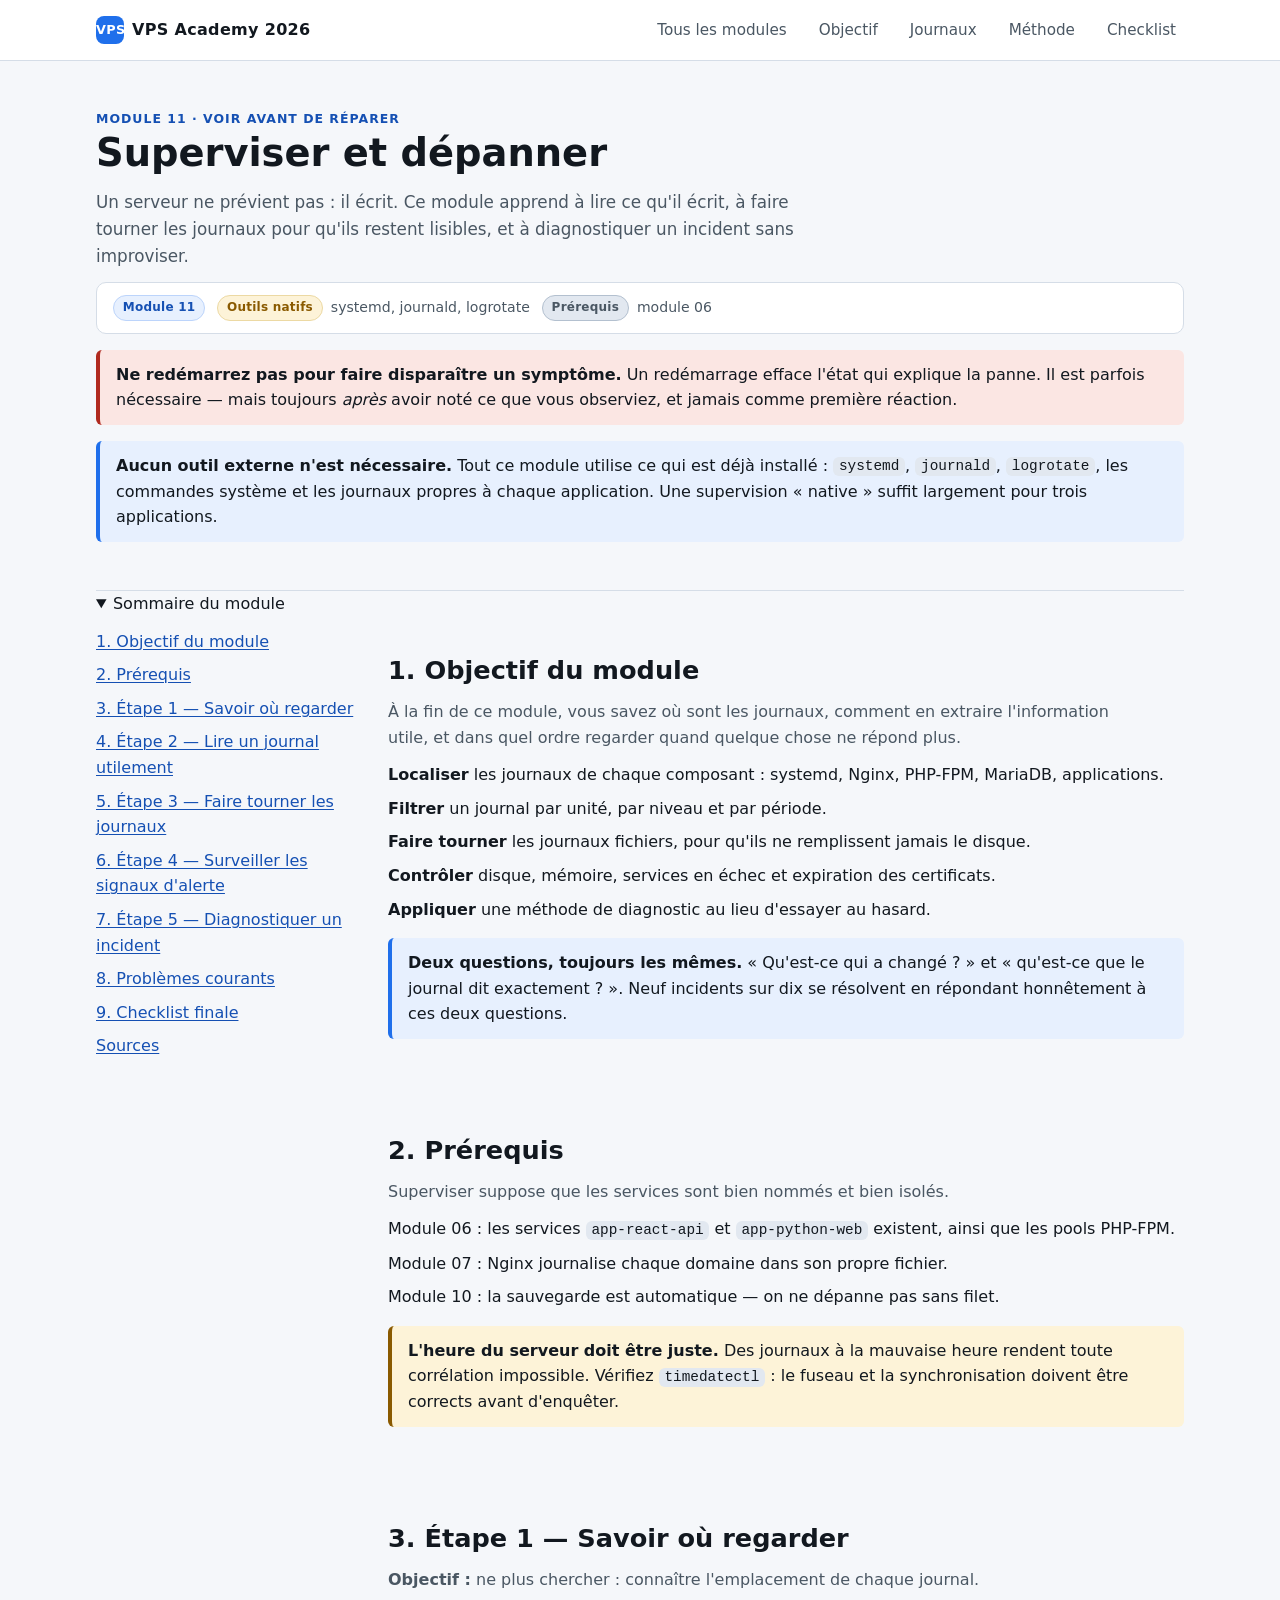
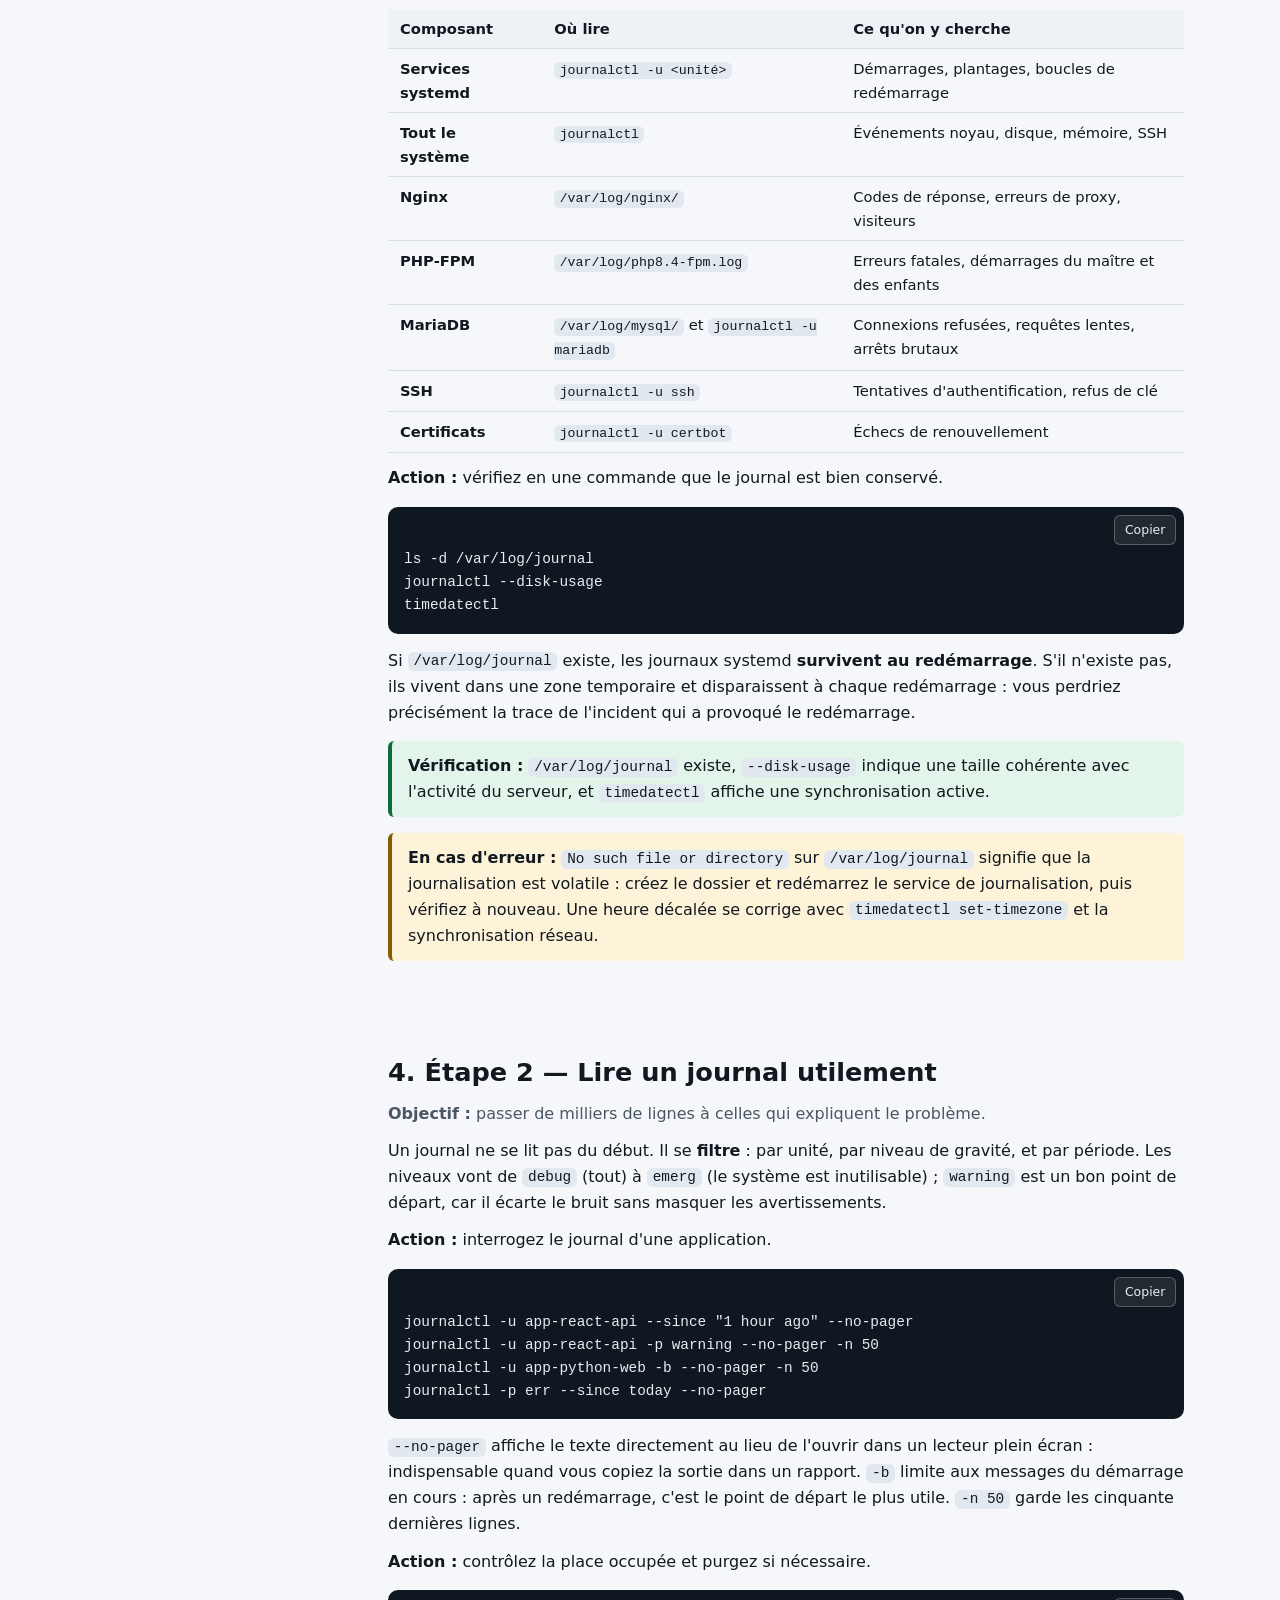
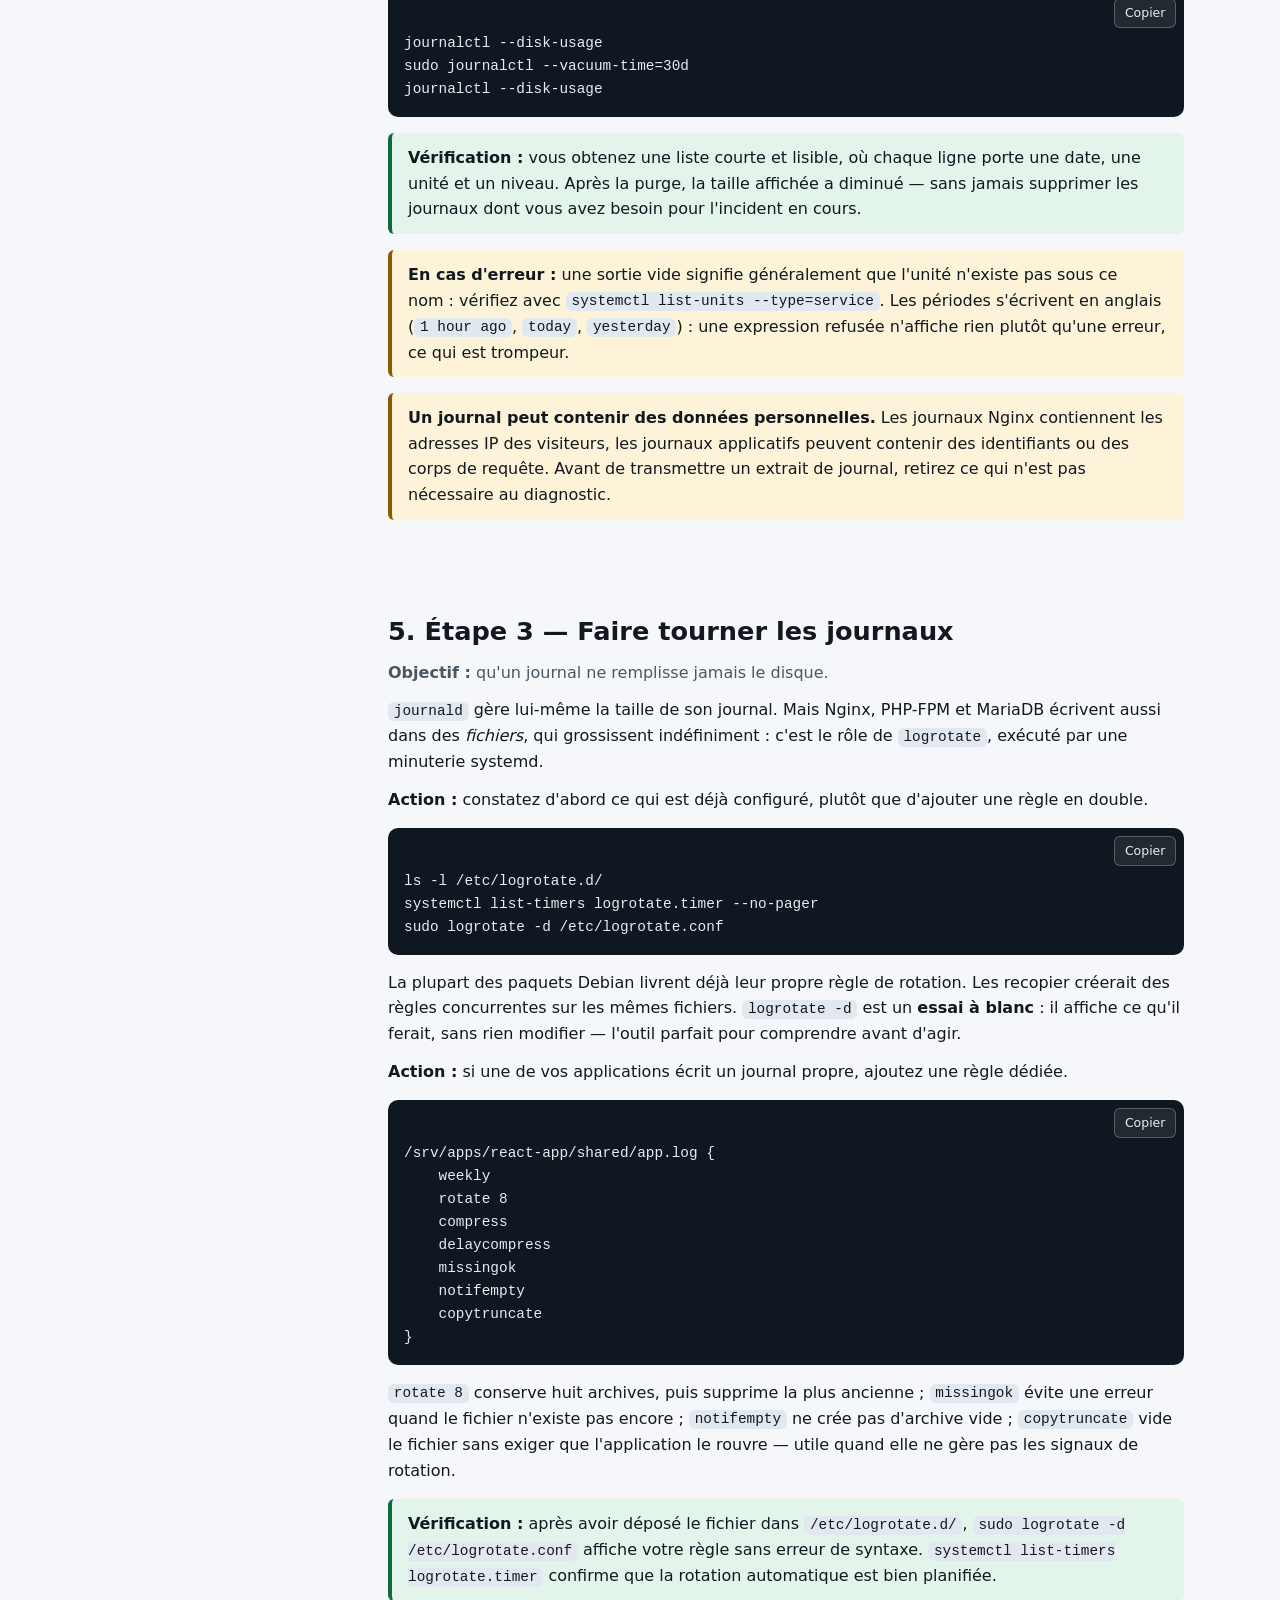
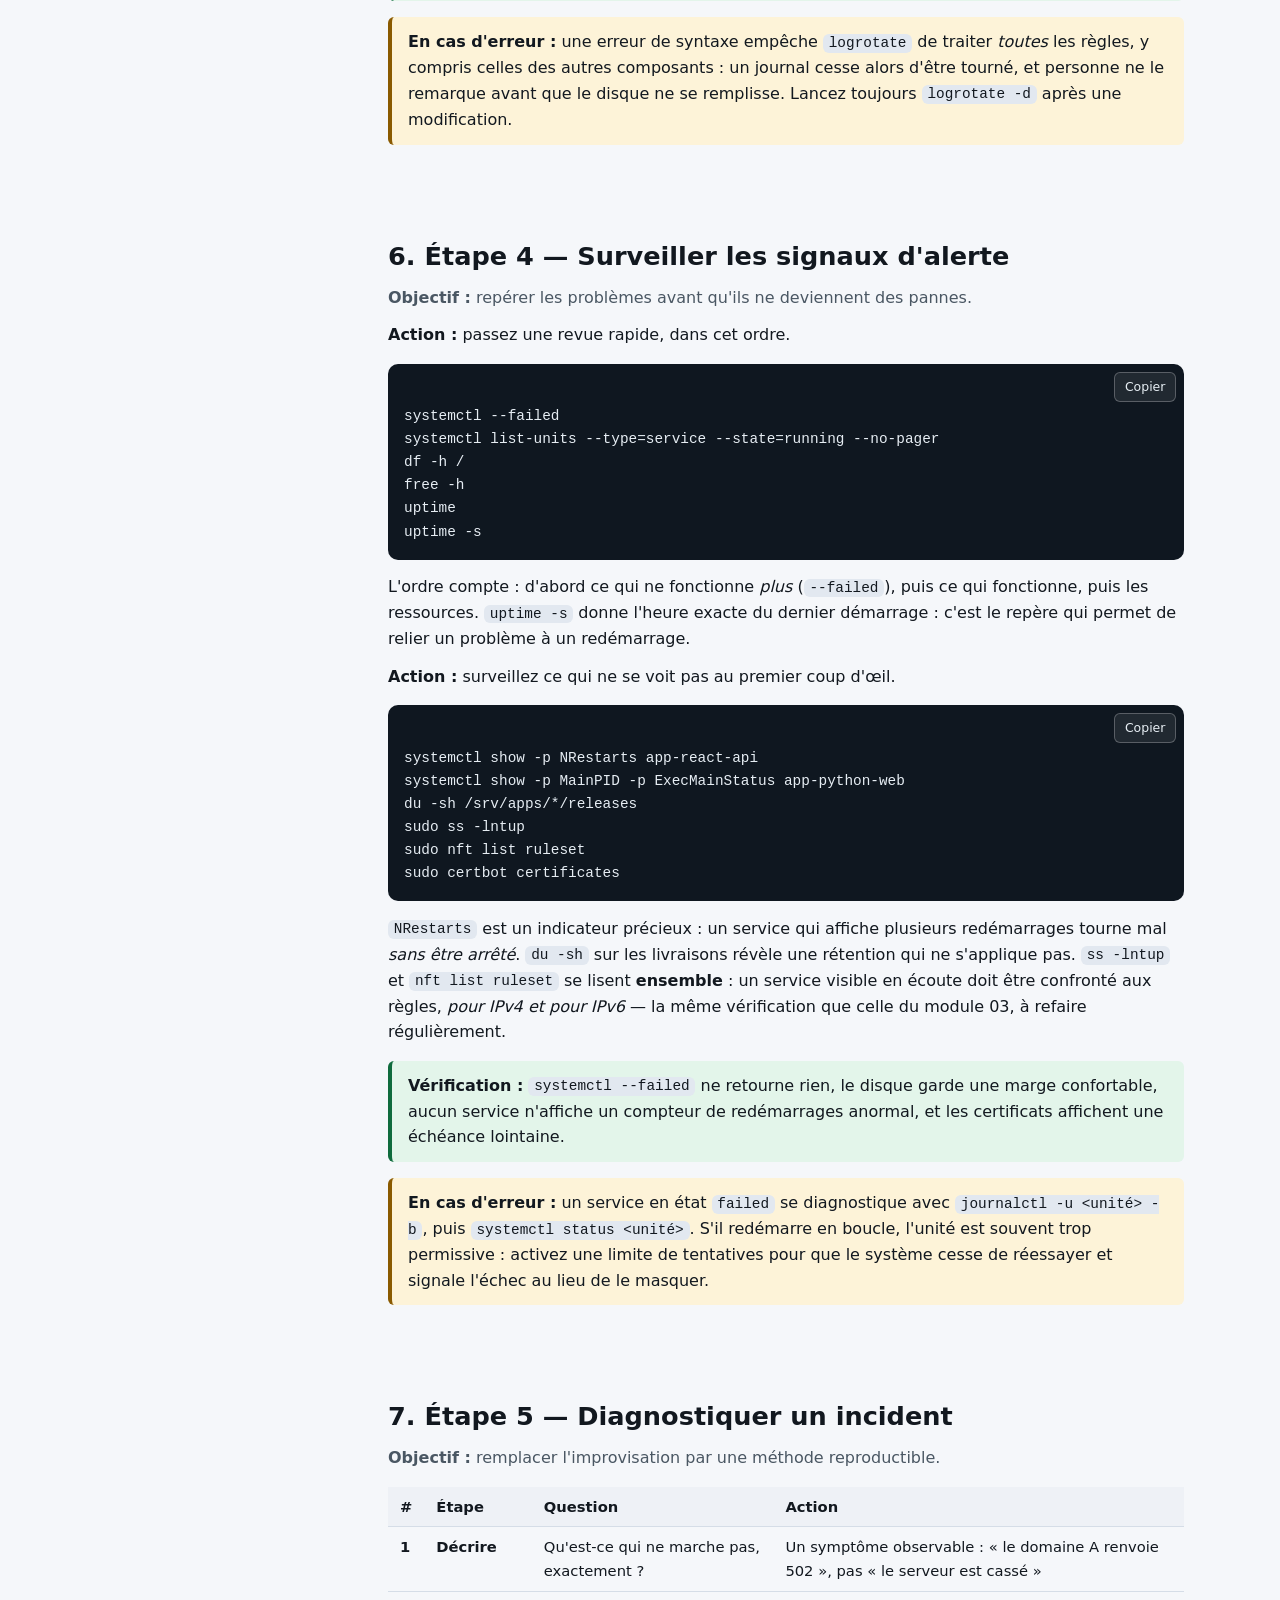
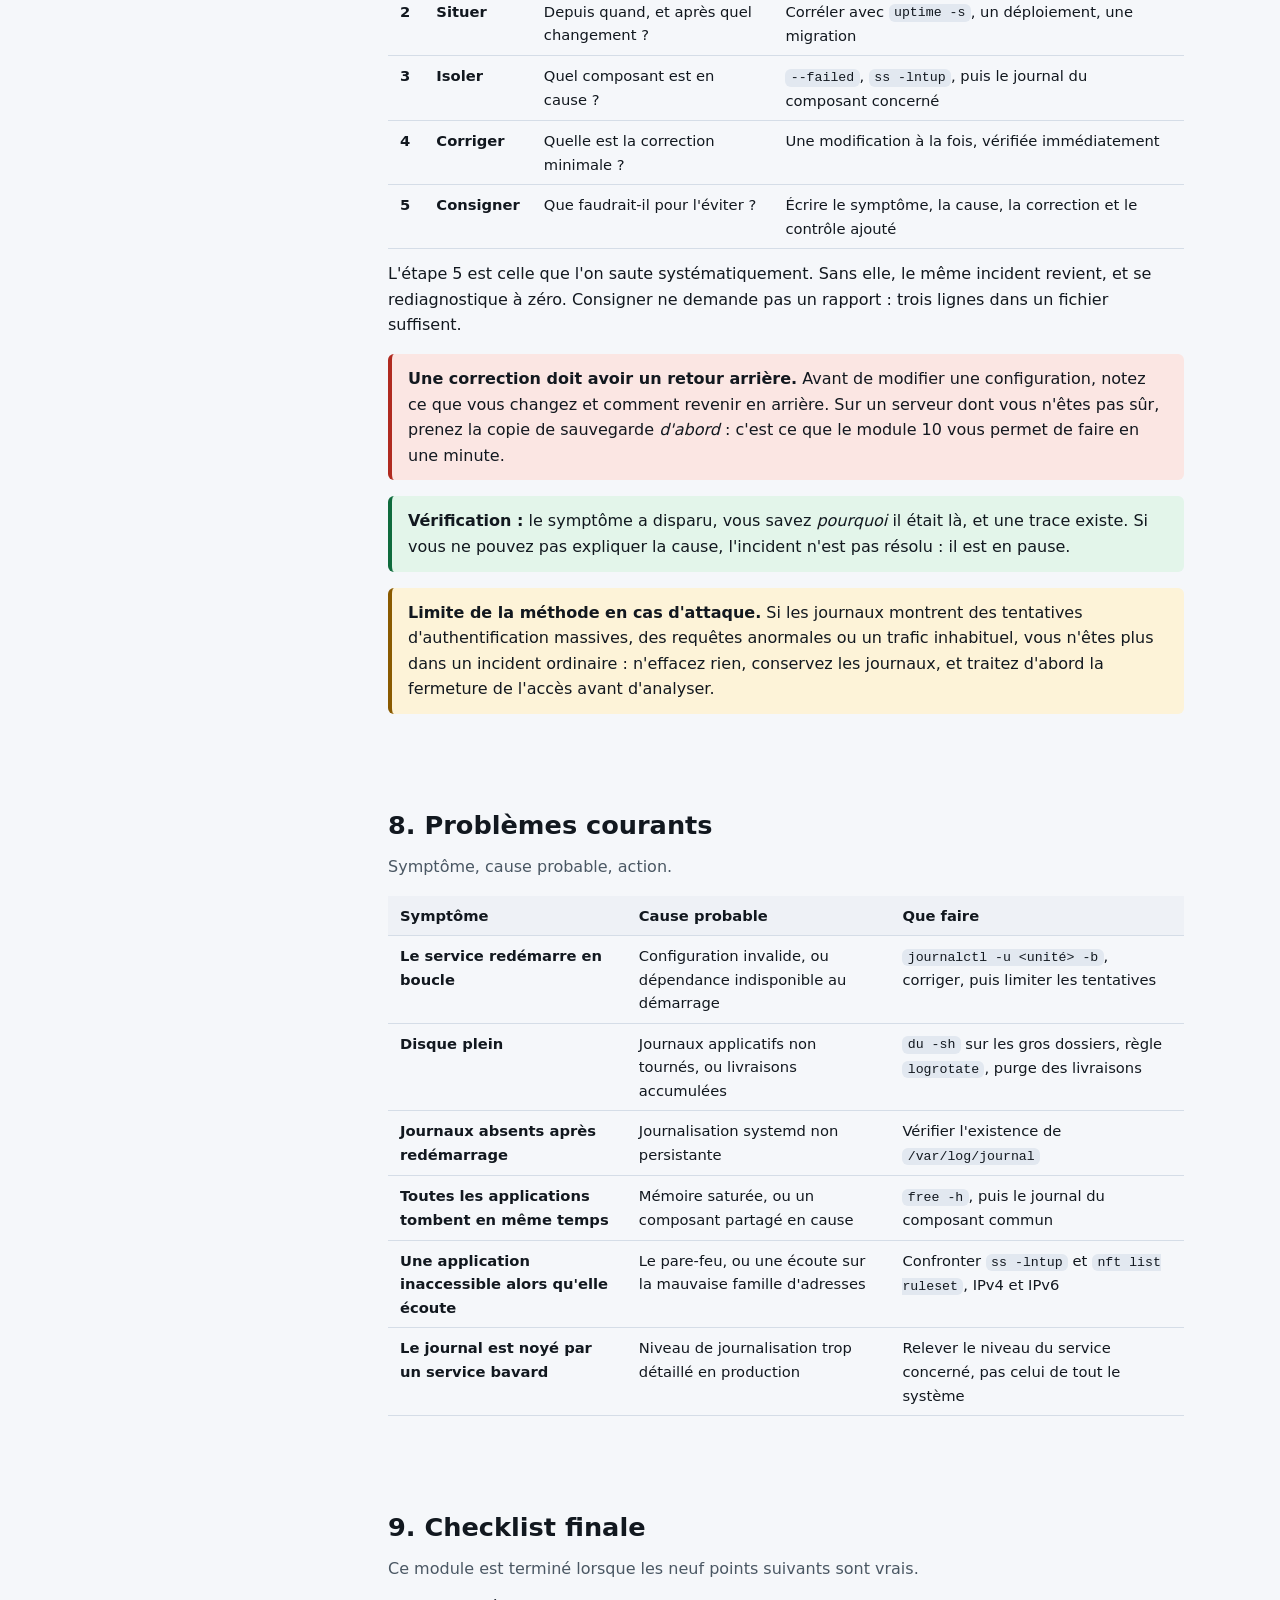
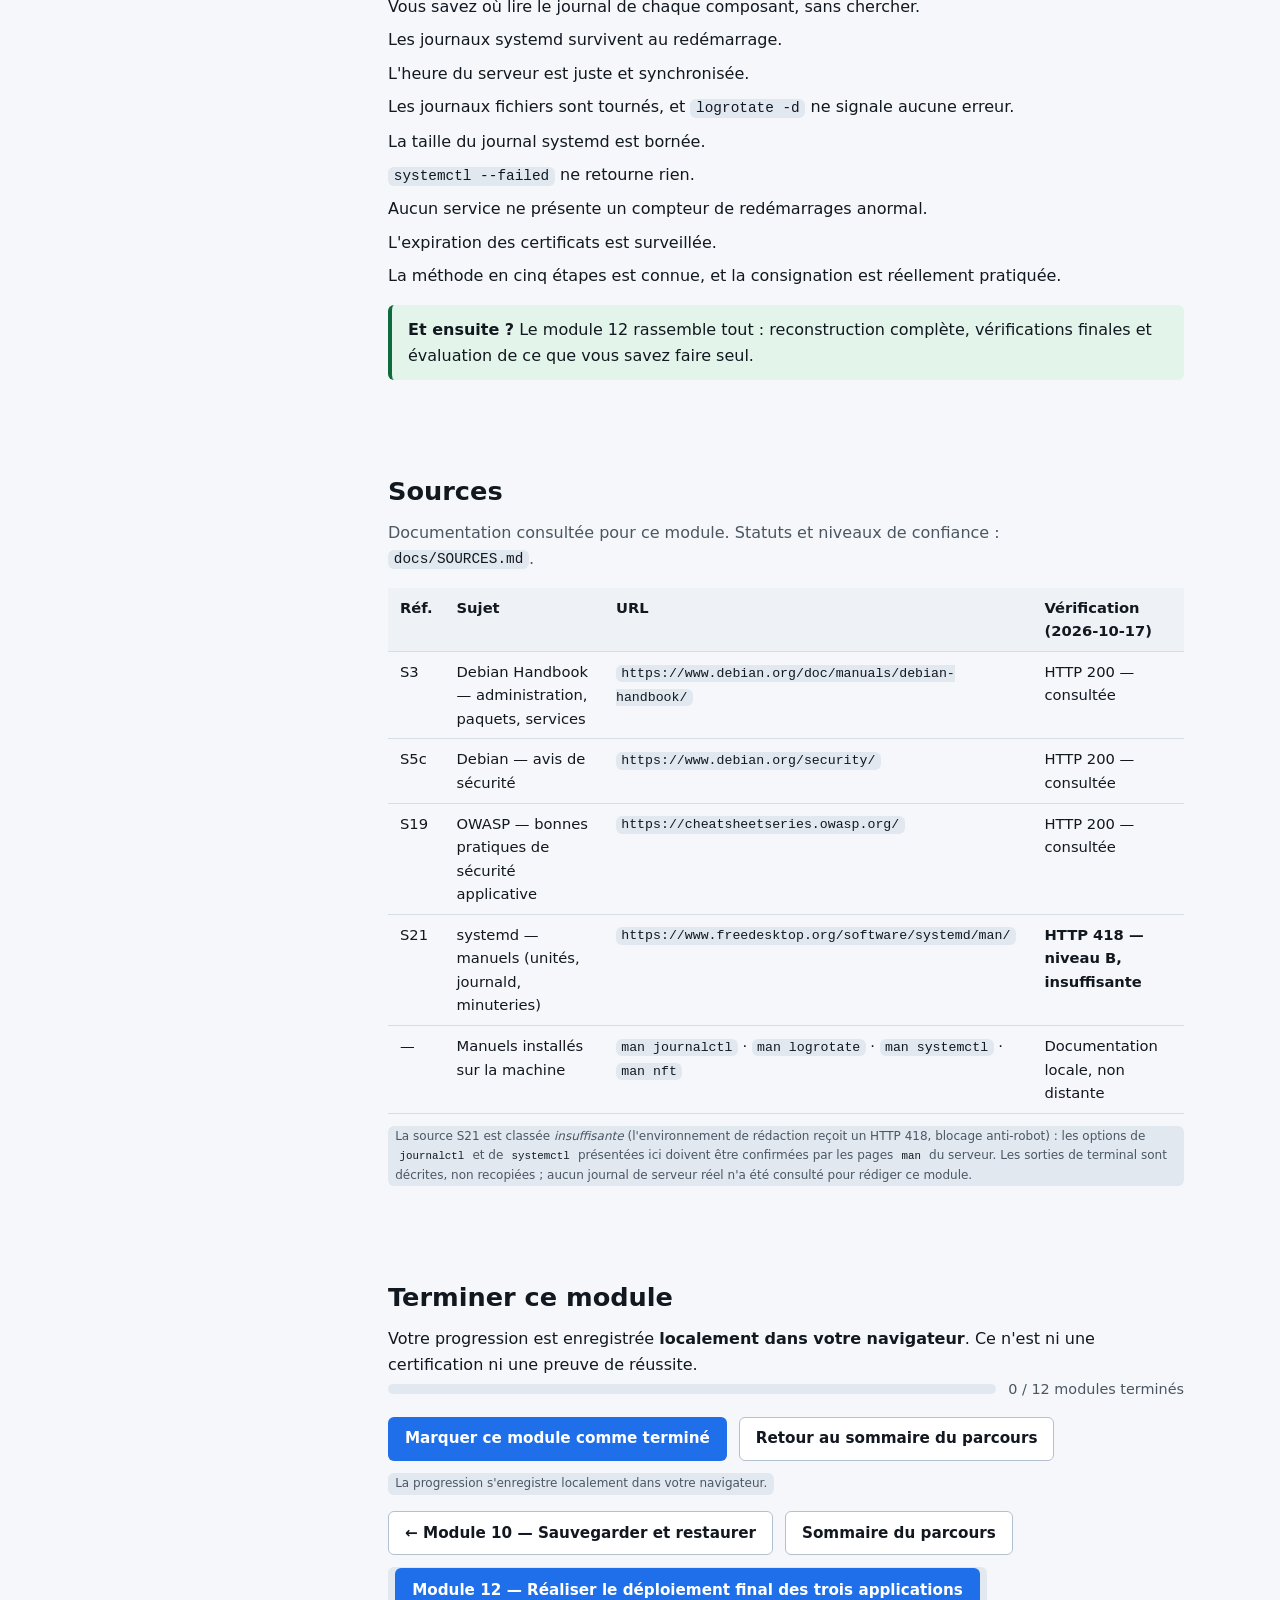
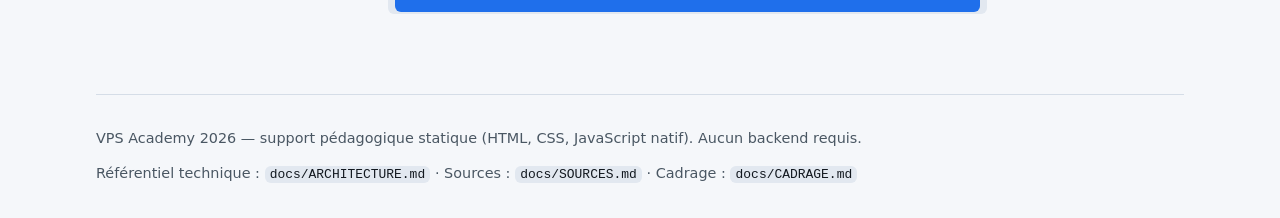
<file: cours/module-11-supervision-incidents.html>
<!doctype html>
<html lang="fr" data-base="..">
<head>
  <meta charset="utf-8">
  <meta name="viewport" content="width=device-width, initial-scale=1">
  <meta name="description" content="Module 11 — Superviser et dépanner : lire journald et les journaux applicatifs, faire tourner les journaux avec logrotate, surveiller disque, mémoire, services et certificats, et appliquer une méthode de diagnostic en cinq étapes.">
  <meta name="color-scheme" content="light">
  <title>Module 11 — Superviser et dépanner · VPS Academy 2026</title>
  <link rel="icon" href="data:image/svg+xml,%3Csvg xmlns='http://www.w3.org/2000/svg' viewBox='0 0 32 32'%3E%3Crect width='32' height='32' rx='7' fill='%231f6feb'/%3E%3Ctext x='16' y='22' font-family='system-ui,sans-serif' font-size='13' font-weight='700' fill='white' text-anchor='middle'%3EV%3C/text%3E%3C/svg%3E">
  <link rel="stylesheet" href="../assets/css/main.css">
  <link rel="stylesheet" href="../assets/css/layout.css">
  <link rel="stylesheet" href="../assets/css/components.css">
</head>
<body>
  <a class="skip-link" href="#contenu">Aller au contenu</a>

  <header class="site-header">
    <div class="wrap site-header__inner">
      <a class="brand" href="../index.html">
        <span class="brand__mark" aria-hidden="true">VPS</span>
        VPS Academy&nbsp;2026
      </a>
      <nav class="header-nav" aria-label="Navigation du module">
        <a href="../index.html#modules">Tous les modules</a>
        <a href="#objectif">Objectif</a>
        <a href="#etape-2">Journaux</a>
        <a href="#etape-5">Méthode</a>
        <a href="#checklist">Checklist</a>
      </nav>
    </div>
  </header>

  <main id="contenu" class="wrap">

    <!-- ================================================================== -->
    <!-- Bandeau                                                            -->
    <!-- ================================================================== -->
    <section class="hero" aria-labelledby="titre">
      <p class="eyebrow">Module 11 · Voir avant de réparer</p>
      <h1 id="titre">Superviser et dépanner</h1>
      <p class="lead">
        Un serveur ne prévient pas&nbsp;: il écrit. Ce module apprend à lire ce qu'il écrit,
        à faire tourner les journaux pour qu'ils restent lisibles, et à diagnostiquer un
        incident sans improviser.
      </p>
      <div class="status-legend">
        <span class="status-legend__item"><span class="badge badge--published">Module 11</span></span>
        <span class="status-legend__item"><span class="badge badge--drafted">Outils natifs</span> systemd, journald, logrotate</span>
        <span class="status-legend__item"><span class="badge badge--planned">Prérequis</span> module 06</span>
      </div>
      <div class="callout callout--danger">
        <strong>Ne redémarrez pas pour faire disparaître un symptôme.</strong> Un redémarrage
        efface l'état qui explique la panne. Il est parfois nécessaire — mais toujours
        <em>après</em> avoir noté ce que vous observiez, et jamais comme première réaction.
      </div>
      <div class="callout">
        <strong>Aucun outil externe n'est nécessaire.</strong> Tout ce module utilise ce qui
        est déjà installé&nbsp;: <code>systemd</code>, <code>journald</code>,
        <code>logrotate</code>, les commandes système et les journaux propres à chaque
        application. Une supervision «&nbsp;native&nbsp;» suffit largement pour trois
        applications.
      </div>
    </section>

    <div class="layout layout--aside">

      <!-- ================================================================ -->
      <!-- Sommaire                                                         -->
      <!-- ================================================================ -->
      <aside class="layout__aside">
        <details id="toc" open>
          <summary>Sommaire du module</summary>
          <nav aria-label="Sommaire du module 11">
            <ul class="checklist">
              <li><span><a href="#objectif">1. Objectif du module</a></span></li>
              <li><span><a href="#prerequis">2. Prérequis</a></span></li>
              <li><span><a href="#etape-1">3. Étape 1 — Savoir où regarder</a></span></li>
              <li><span><a href="#etape-2">4. Étape 2 — Lire un journal utilement</a></span></li>
              <li><span><a href="#etape-3">5. Étape 3 — Faire tourner les journaux</a></span></li>
              <li><span><a href="#etape-4">6. Étape 4 — Surveiller les signaux d'alerte</a></span></li>
              <li><span><a href="#etape-5">7. Étape 5 — Diagnostiquer un incident</a></span></li>
              <li><span><a href="#problemes">8. Problèmes courants</a></span></li>
              <li><span><a href="#checklist">9. Checklist finale</a></span></li>
              <li><span><a href="#sources">Sources</a></span></li>
            </ul>
          </nav>
        </details>
      </aside>

      <div class="layout__main">

        <!-- ============================================================== -->
        <!-- 1. Objectif                                                    -->
        <!-- ============================================================== -->
        <section class="section" id="objectif" aria-labelledby="objectif-titre">
          <div class="section__head">
            <h2 id="objectif-titre">1. Objectif du module</h2>
            <p>
              À la fin de ce module, vous savez où sont les journaux, comment en extraire
              l'information utile, et dans quel ordre regarder quand quelque chose ne répond plus.
            </p>
          </div>
          <ul class="checklist">
            <li><span><strong>Localiser</strong> les journaux de chaque composant&nbsp;: systemd, Nginx, PHP-FPM, MariaDB, applications.</span></li>
            <li><span><strong>Filtrer</strong> un journal par unité, par niveau et par période.</span></li>
            <li><span><strong>Faire tourner</strong> les journaux fichiers, pour qu'ils ne remplissent jamais le disque.</span></li>
            <li><span><strong>Contrôler</strong> disque, mémoire, services en échec et expiration des certificats.</span></li>
            <li><span><strong>Appliquer</strong> une méthode de diagnostic au lieu d'essayer au hasard.</span></li>
          </ul>
          <div class="callout">
            <strong>Deux questions, toujours les mêmes.</strong> «&nbsp;Qu'est-ce qui a
            changé&nbsp;?&nbsp;» et «&nbsp;qu'est-ce que le journal dit exactement&nbsp;?&nbsp;».
            Neuf incidents sur dix se résolvent en répondant honnêtement à ces deux questions.
          </div>
        </section>

        <!-- ============================================================== -->
        <!-- 2. Prérequis                                                   -->
        <!-- ============================================================== -->
        <section class="section" id="prerequis" aria-labelledby="prerequis-titre">
          <div class="section__head">
            <h2 id="prerequis-titre">2. Prérequis</h2>
            <p>Superviser suppose que les services sont bien nommés et bien isolés.</p>
          </div>
          <ul class="checklist">
            <li><span>Module 06&nbsp;: les services <code>app-react-api</code> et <code>app-python-web</code> existent, ainsi que les pools PHP-FPM.</span></li>
            <li><span>Module 07&nbsp;: Nginx journalise chaque domaine dans son propre fichier.</span></li>
            <li><span>Module 10&nbsp;: la sauvegarde est automatique — on ne dépanne pas sans filet.</span></li>
          </ul>
          <div class="callout callout--warn">
            <strong>L'heure du serveur doit être juste.</strong> Des journaux à la mauvaise heure
            rendent toute corrélation impossible. Vérifiez <code>timedatectl</code>&nbsp;: le
            fuseau et la synchronisation doivent être corrects avant d'enquêter.
          </div>
        </section>

        <!-- ============================================================== -->
        <!-- 3. Étape 1 — où regarder                                       -->
        <!-- ============================================================== -->
        <section class="section" id="etape-1" aria-labelledby="etape-1-titre">
          <div class="section__head">
            <h2 id="etape-1-titre">3. Étape 1 — Savoir où regarder</h2>
            <p><strong>Objectif&nbsp;:</strong> ne plus chercher&nbsp;: connaître l'emplacement de chaque journal.</p>
          </div>

          <div class="table-wrap">
            <table>
              <caption class="visually-hidden">Où se trouve le journal de chaque composant</caption>
              <thead>
                <tr><th scope="col">Composant</th><th scope="col">Où lire</th><th scope="col">Ce qu'on y cherche</th></tr>
              </thead>
              <tbody>
                <tr><th scope="row">Services systemd</th><td><code>journalctl -u &lt;unité&gt;</code></td><td>Démarrages, plantages, boucles de redémarrage</td></tr>
                <tr><th scope="row">Tout le système</th><td><code>journalctl</code></td><td>Événements noyau, disque, mémoire, SSH</td></tr>
                <tr><th scope="row">Nginx</th><td><code>/var/log/nginx/</code></td><td>Codes de réponse, erreurs de proxy, visiteurs</td></tr>
                <tr><th scope="row">PHP-FPM</th><td><code>/var/log/php8.4-fpm.log</code></td><td>Erreurs fatales, démarrages du maître et des enfants</td></tr>
                <tr><th scope="row">MariaDB</th><td><code>/var/log/mysql/</code> et <code>journalctl -u mariadb</code></td><td>Connexions refusées, requêtes lentes, arrêts brutaux</td></tr>
                <tr><th scope="row">SSH</th><td><code>journalctl -u ssh</code></td><td>Tentatives d'authentification, refus de clé</td></tr>
                <tr><th scope="row">Certificats</th><td><code>journalctl -u certbot</code></td><td>Échecs de renouvellement</td></tr>
              </tbody>
            </table>
          </div>

          <p><strong>Action&nbsp;:</strong> vérifiez en une commande que le journal est bien conservé.</p>
          <div class="code-block">
            <button class="code-block__copy" type="button" data-copy="cmd11-journal-persist">Copier</button>
            <pre id="cmd11-journal-persist">ls -d /var/log/journal
journalctl --disk-usage
timedatectl</pre>
          </div>

          <p>
            Si <code>/var/log/journal</code> existe, les journaux systemd <strong>survivent au
            redémarrage</strong>. S'il n'existe pas, ils vivent dans une zone temporaire et
            disparaissent à chaque redémarrage&nbsp;: vous perdriez précisément la trace de
            l'incident qui a provoqué le redémarrage.
          </p>

          <div class="callout callout--ok">
            <p><strong>Vérification&nbsp;:</strong> <code>/var/log/journal</code> existe,
              <code>--disk-usage</code> indique une taille cohérente avec l'activité du serveur,
              et <code>timedatectl</code> affiche une synchronisation active.</p>
          </div>

          <div class="callout callout--warn">
            <p><strong>En cas d'erreur&nbsp;:</strong> <code>No such file or directory</code> sur
              <code>/var/log/journal</code> signifie que la journalisation est volatile&nbsp;: créez
              le dossier et redémarrez le service de journalisation, puis vérifiez à nouveau. Une
              heure décalée se corrige avec <code>timedatectl set-timezone</code> et la
              synchronisation réseau.</p>
          </div>
        </section>

        <!-- ============================================================== -->
        <!-- 4. Étape 2 — lire un journal                                   -->
        <!-- ============================================================== -->
        <section class="section" id="etape-2" aria-labelledby="etape-2-titre">
          <div class="section__head">
            <h2 id="etape-2-titre">4. Étape 2 — Lire un journal utilement</h2>
            <p><strong>Objectif&nbsp;:</strong> passer de milliers de lignes à celles qui expliquent le problème.</p>
          </div>

          <p>
            Un journal ne se lit pas du début. Il se <strong>filtre</strong>&nbsp;: par unité,
            par niveau de gravité, et par période. Les niveaux vont de <code>debug</code> (tout)
            à <code>emerg</code> (le système est inutilisable)&nbsp;; <code>warning</code> est un
            bon point de départ, car il écarte le bruit sans masquer les avertissements.
          </p>

          <p><strong>Action&nbsp;:</strong> interrogez le journal d'une application.</p>
          <div class="code-block">
            <button class="code-block__copy" type="button" data-copy="cmd11-journalctl">Copier</button>
            <pre id="cmd11-journalctl">journalctl -u app-react-api --since "1 hour ago" --no-pager
journalctl -u app-react-api -p warning --no-pager -n 50
journalctl -u app-python-web -b --no-pager -n 50
journalctl -p err --since today --no-pager</pre>
          </div>

          <p>
            <code>--no-pager</code> affiche le texte directement au lieu de l'ouvrir dans un
            lecteur plein écran&nbsp;: indispensable quand vous copiez la sortie dans un rapport.
            <code>-b</code> limite aux messages du démarrage en cours&nbsp;: après un redémarrage,
            c'est le point de départ le plus utile. <code>-n 50</code> garde les cinquante
            dernières lignes.
          </p>

          <p><strong>Action&nbsp;:</strong> contrôlez la place occupée et purgez si nécessaire.</p>
          <div class="code-block">
            <button class="code-block__copy" type="button" data-copy="cmd11-journal-purge">Copier</button>
            <pre id="cmd11-journal-purge">journalctl --disk-usage
sudo journalctl --vacuum-time=30d
journalctl --disk-usage</pre>
          </div>

          <div class="callout callout--ok">
            <p><strong>Vérification&nbsp;:</strong> vous obtenez une liste courte et lisible,
              où chaque ligne porte une date, une unité et un niveau. Après la purge, la taille
              affichée a diminué — sans jamais supprimer les journaux dont vous avez besoin pour
              l'incident en cours.</p>
          </div>

          <div class="callout callout--warn">
            <p><strong>En cas d'erreur&nbsp;:</strong> une sortie vide signifie généralement que
              l'unité n'existe pas sous ce nom&nbsp;: vérifiez avec
              <code>systemctl list-units --type=service</code>. Les périodes s'écrivent en
              anglais (<code>1 hour ago</code>, <code>today</code>, <code>yesterday</code>)&nbsp;:
              une expression refusée n'affiche rien plutôt qu'une erreur, ce qui est trompeur.</p>
          </div>

          <div class="callout callout--warn">
            <strong>Un journal peut contenir des données personnelles.</strong> Les journaux
            Nginx contiennent les adresses IP des visiteurs, les journaux applicatifs peuvent
            contenir des identifiants ou des corps de requête. Avant de transmettre un extrait de
            journal, retirez ce qui n'est pas nécessaire au diagnostic.
          </div>
        </section>

        <!-- ============================================================== -->
        <!-- 5. Étape 3 — logrotate                                         -->
        <!-- ============================================================== -->
        <section class="section" id="etape-3" aria-labelledby="etape-3-titre">
          <div class="section__head">
            <h2 id="etape-3-titre">5. Étape 3 — Faire tourner les journaux</h2>
            <p><strong>Objectif&nbsp;:</strong> qu'un journal ne remplisse jamais le disque.</p>
          </div>

          <p>
            <code>journald</code> gère lui-même la taille de son journal. Mais Nginx, PHP-FPM et
            MariaDB écrivent aussi dans des <em>fichiers</em>, qui grossissent indéfiniment&nbsp;:
            c'est le rôle de <code>logrotate</code>, exécuté par une minuterie systemd.
          </p>

          <p><strong>Action&nbsp;:</strong> constatez d'abord ce qui est déjà configuré, plutôt que d'ajouter une règle en double.</p>
          <div class="code-block">
            <button class="code-block__copy" type="button" data-copy="cmd11-logrotate-existant">Copier</button>
            <pre id="cmd11-logrotate-existant">ls -l /etc/logrotate.d/
systemctl list-timers logrotate.timer --no-pager
sudo logrotate -d /etc/logrotate.conf</pre>
          </div>

          <p>
            La plupart des paquets Debian livrent déjà leur propre règle de rotation. Les recopier
            créerait des règles concurrentes sur les mêmes fichiers. <code>logrotate -d</code> est
            un <strong>essai à blanc</strong>&nbsp;: il affiche ce qu'il ferait, sans rien
            modifier — l'outil parfait pour comprendre avant d'agir.
          </p>

          <p><strong>Action&nbsp;:</strong> si une de vos applications écrit un journal propre, ajoutez une règle dédiée.</p>
          <div class="code-block">
            <button class="code-block__copy" type="button" data-copy="cmd11-logrotate">Copier</button>
            <pre id="cmd11-logrotate">/srv/apps/react-app/shared/app.log {
    weekly
    rotate 8
    compress
    delaycompress
    missingok
    notifempty
    copytruncate
}</pre>
          </div>

          <p>
            <code>rotate 8</code> conserve huit archives, puis supprime la plus ancienne&nbsp;;
            <code>missingok</code> évite une erreur quand le fichier n'existe pas encore&nbsp;;
            <code>notifempty</code> ne crée pas d'archive vide&nbsp;; <code>copytruncate</code>
            vide le fichier sans exiger que l'application le rouvre — utile quand elle ne gère
            pas les signaux de rotation.
          </p>

          <div class="callout callout--ok">
            <p><strong>Vérification&nbsp;:</strong> après avoir déposé le fichier dans
              <code>/etc/logrotate.d/</code>, <code>sudo logrotate -d /etc/logrotate.conf</code>
              affiche votre règle sans erreur de syntaxe.
              <code>systemctl list-timers logrotate.timer</code> confirme que la rotation
              automatique est bien planifiée.</p>
          </div>

          <div class="callout callout--warn">
            <p><strong>En cas d'erreur&nbsp;:</strong> une erreur de syntaxe empêche
              <code>logrotate</code> de traiter <em>toutes</em> les règles, y compris celles des
              autres composants&nbsp;: un journal cesse alors d'être tourné, et personne ne le
              remarque avant que le disque ne se remplisse. Lancez toujours
              <code>logrotate -d</code> après une modification.</p>
          </div>
        </section>

        <!-- ============================================================== -->
        <!-- 6. Étape 4 — signaux d'alerte                                  -->
        <!-- ============================================================== -->
        <section class="section" id="etape-4" aria-labelledby="etape-4-titre">
          <div class="section__head">
            <h2 id="etape-4-titre">6. Étape 4 — Surveiller les signaux d'alerte</h2>
            <p><strong>Objectif&nbsp;:</strong> repérer les problèmes avant qu'ils ne deviennent des pannes.</p>
          </div>

          <p><strong>Action&nbsp;:</strong> passez une revue rapide, dans cet ordre.</p>
          <div class="code-block">
            <button class="code-block__copy" type="button" data-copy="cmd11-revue">Copier</button>
            <pre id="cmd11-revue">systemctl --failed
systemctl list-units --type=service --state=running --no-pager
df -h /
free -h
uptime
uptime -s</pre>
          </div>

          <p>
            L'ordre compte&nbsp;: d'abord ce qui ne fonctionne <em>plus</em>
            (<code>--failed</code>), puis ce qui fonctionne, puis les ressources.
            <code>uptime -s</code> donne l'heure exacte du dernier démarrage&nbsp;: c'est le
            repère qui permet de relier un problème à un redémarrage.
          </p>

          <p><strong>Action&nbsp;:</strong> surveillez ce qui ne se voit pas au premier coup d'œil.</p>
          <div class="code-block">
            <button class="code-block__copy" type="button" data-copy="cmd11-signaux">Copier</button>
            <pre id="cmd11-signaux">systemctl show -p NRestarts app-react-api
systemctl show -p MainPID -p ExecMainStatus app-python-web
du -sh /srv/apps/*/releases
sudo ss -lntup
sudo nft list ruleset
sudo certbot certificates</pre>
          </div>

          <p>
            <code>NRestarts</code> est un indicateur précieux&nbsp;: un service qui affiche
            plusieurs redémarrages tourne mal <em>sans être arrêté</em>. <code>du -sh</code> sur
            les livraisons révèle une rétention qui ne s'applique pas.
            <code>ss -lntup</code> et <code>nft list ruleset</code> se lisent
            <strong>ensemble</strong>&nbsp;: un service visible en écoute doit être confronté aux
            règles, <em>pour IPv4 et pour IPv6</em> — la même vérification que celle du
            module&nbsp;03, à refaire régulièrement.
          </p>

          <div class="callout callout--ok">
            <p><strong>Vérification&nbsp;:</strong> <code>systemctl --failed</code> ne retourne
              rien, le disque garde une marge confortable, aucun service n'affiche un compteur de
              redémarrages anormal, et les certificats affichent une échéance lointaine.</p>
          </div>

          <div class="callout callout--warn">
            <p><strong>En cas d'erreur&nbsp;:</strong> un service en état <code>failed</code> se
              diagnostique avec <code>journalctl -u &lt;unité&gt; -b</code>, puis
              <code>systemctl status &lt;unité&gt;</code>. S'il redémarre en boucle, l'unité est
              souvent trop permissive&nbsp;: activez une limite de tentatives pour que le système
              cesse de réessayer et signale l'échec au lieu de le masquer.</p>
          </div>
        </section>

        <!-- ============================================================== -->
        <!-- 7. Étape 5 — méthode                                           -->
        <!-- ============================================================== -->
        <section class="section" id="etape-5" aria-labelledby="etape-5-titre">
          <div class="section__head">
            <h2 id="etape-5-titre">7. Étape 5 — Diagnostiquer un incident</h2>
            <p><strong>Objectif&nbsp;:</strong> remplacer l'improvisation par une méthode reproductible.</p>
          </div>

          <div class="table-wrap">
            <table>
              <caption class="visually-hidden">Méthode de diagnostic en cinq étapes</caption>
              <thead>
                <tr><th scope="col">#</th><th scope="col">Étape</th><th scope="col">Question</th><th scope="col">Action</th></tr>
              </thead>
              <tbody>
                <tr><th scope="row">1</th><td><strong>Décrire</strong></td><td>Qu'est-ce qui ne marche pas, exactement&nbsp;?</td><td>Un symptôme observable&nbsp;: «&nbsp;le domaine A renvoie 502&nbsp;», pas «&nbsp;le serveur est cassé&nbsp;»</td></tr>
                <tr><th scope="row">2</th><td><strong>Situer</strong></td><td>Depuis quand, et après quel changement&nbsp;?</td><td>Corréler avec <code>uptime -s</code>, un déploiement, une migration</td></tr>
                <tr><th scope="row">3</th><td><strong>Isoler</strong></td><td>Quel composant est en cause&nbsp;?</td><td><code>--failed</code>, <code>ss -lntup</code>, puis le journal du composant concerné</td></tr>
                <tr><th scope="row">4</th><td><strong>Corriger</strong></td><td>Quelle est la correction minimale&nbsp;?</td><td>Une modification à la fois, vérifiée immédiatement</td></tr>
                <tr><th scope="row">5</th><td><strong>Consigner</strong></td><td>Que faudrait-il pour l'éviter&nbsp;?</td><td>Écrire le symptôme, la cause, la correction et le contrôle ajouté</td></tr>
              </tbody>
            </table>
          </div>

          <p>
            L'étape 5 est celle que l'on saute systématiquement. Sans elle, le même incident
            revient, et se rediagnostique à zéro. Consigner ne demande pas un rapport&nbsp;:
            trois lignes dans un fichier suffisent.
          </p>

          <div class="callout callout--danger">
            <strong>Une correction doit avoir un retour arrière.</strong> Avant de modifier une
            configuration, notez ce que vous changez et comment revenir en arrière. Sur un
            serveur dont vous n'êtes pas sûr, prenez la copie de sauvegarde <em>d'abord</em>&nbsp;:
            c'est ce que le module 10 vous permet de faire en une minute.
          </div>

          <div class="callout callout--ok">
            <p><strong>Vérification&nbsp;:</strong> le symptôme a disparu, vous savez
              <em>pourquoi</em> il était là, et une trace existe. Si vous ne pouvez pas expliquer
              la cause, l'incident n'est pas résolu&nbsp;: il est en pause.</p>
          </div>

          <div class="callout callout--warn">
            <strong>Limite de la méthode en cas d'attaque.</strong> Si les journaux montrent des
            tentatives d'authentification massives, des requêtes anormales ou un trafic inhabituel,
            vous n'êtes plus dans un incident ordinaire&nbsp;: n'effacez rien, conservez les
            journaux, et traitez d'abord la fermeture de l'accès avant d'analyser.
          </div>
        </section>

        <!-- ============================================================== -->
        <!-- 8. Problèmes courants                                          -->
        <!-- ============================================================== -->
        <section class="section" id="problemes" aria-labelledby="problemes-titre">
          <div class="section__head">
            <h2 id="problemes-titre">8. Problèmes courants</h2>
            <p>Symptôme, cause probable, action.</p>
          </div>
          <div class="table-wrap">
            <table>
              <caption class="visually-hidden">Problèmes courants : symptôme, cause probable et action</caption>
              <thead>
                <tr><th scope="col">Symptôme</th><th scope="col">Cause probable</th><th scope="col">Que faire</th></tr>
              </thead>
              <tbody>
                <tr>
                  <th scope="row">Le service redémarre en boucle</th>
                  <td>Configuration invalide, ou dépendance indisponible au démarrage</td>
                  <td><code>journalctl -u &lt;unité&gt; -b</code>, corriger, puis limiter les tentatives</td>
                </tr>
                <tr>
                  <th scope="row">Disque plein</th>
                  <td>Journaux applicatifs non tournés, ou livraisons accumulées</td>
                  <td><code>du -sh</code> sur les gros dossiers, règle <code>logrotate</code>, purge des livraisons</td>
                </tr>
                <tr>
                  <th scope="row">Journaux absents après redémarrage</th>
                  <td>Journalisation systemd non persistante</td>
                  <td>Vérifier l'existence de <code>/var/log/journal</code></td>
                </tr>
                <tr>
                  <th scope="row">Toutes les applications tombent en même temps</th>
                  <td>Mémoire saturée, ou un composant partagé en cause</td>
                  <td><code>free -h</code>, puis le journal du composant commun</td>
                </tr>
                <tr>
                  <th scope="row">Une application inaccessible alors qu'elle écoute</th>
                  <td>Le pare-feu, ou une écoute sur la mauvaise famille d'adresses</td>
                  <td>Confronter <code>ss -lntup</code> et <code>nft list ruleset</code>, IPv4 et IPv6</td>
                </tr>
                <tr>
                  <th scope="row">Le journal est noyé par un service bavard</th>
                  <td>Niveau de journalisation trop détaillé en production</td>
                  <td>Relever le niveau du service concerné, pas celui de tout le système</td>
                </tr>
              </tbody>
            </table>
          </div>
        </section>

        <!-- ============================================================== -->
        <!-- 9. Checklist finale                                            -->
        <!-- ============================================================== -->
        <section class="section" id="checklist" aria-labelledby="checklist-titre">
          <div class="section__head">
            <h2 id="checklist-titre">9. Checklist finale</h2>
            <p>Ce module est terminé lorsque les neuf points suivants sont vrais.</p>
          </div>
          <ul class="checklist">
            <li><span>Vous savez où lire le journal de chaque composant, sans chercher.</span></li>
            <li><span>Les journaux systemd survivent au redémarrage.</span></li>
            <li><span>L'heure du serveur est juste et synchronisée.</span></li>
            <li><span>Les journaux fichiers sont tournés, et <code>logrotate -d</code> ne signale aucune erreur.</span></li>
            <li><span>La taille du journal systemd est bornée.</span></li>
            <li><span><code>systemctl --failed</code> ne retourne rien.</span></li>
            <li><span>Aucun service ne présente un compteur de redémarrages anormal.</span></li>
            <li><span>L'expiration des certificats est surveillée.</span></li>
            <li><span>La méthode en cinq étapes est connue, et la consignation est réellement pratiquée.</span></li>
          </ul>
          <div class="callout callout--ok">
            <strong>Et ensuite&nbsp;?</strong> Le module 12 rassemble tout&nbsp;: reconstruction
            complète, vérifications finales et évaluation de ce que vous savez faire seul.
          </div>
        </section>

        <!-- ============================================================== -->
        <!-- Sources                                                        -->
        <!-- ============================================================== -->
        <section class="section" id="sources" aria-labelledby="sources-titre">
          <div class="section__head">
            <h2 id="sources-titre">Sources</h2>
            <p>Documentation consultée pour ce module. Statuts et niveaux de confiance : <code>docs/SOURCES.md</code>.</p>
          </div>
          <div class="table-wrap">
            <table>
              <caption class="visually-hidden">Sources consultées pour le module 11</caption>
              <thead>
                <tr><th scope="col">Réf.</th><th scope="col">Sujet</th><th scope="col">URL</th><th scope="col">Vérification (2026-10-17)</th></tr>
              </thead>
              <tbody>
                <tr><td>S3</td><td>Debian Handbook — administration, paquets, services</td><td><code>https://www.debian.org/doc/manuals/debian-handbook/</code></td><td>HTTP 200 — consultée</td></tr>
                <tr><td>S5c</td><td>Debian — avis de sécurité</td><td><code>https://www.debian.org/security/</code></td><td>HTTP 200 — consultée</td></tr>
                <tr><td>S19</td><td>OWASP — bonnes pratiques de sécurité applicative</td><td><code>https://cheatsheetseries.owasp.org/</code></td><td>HTTP 200 — consultée</td></tr>
                <tr><td>S21</td><td>systemd — manuels (unités, journald, minuteries)</td><td><code>https://www.freedesktop.org/software/systemd/man/</code></td><td><strong>HTTP 418 — niveau B, insuffisante</strong></td></tr>
                <tr><td>—</td><td>Manuels installés sur la machine</td><td><code>man journalctl</code> · <code>man logrotate</code> · <code>man systemctl</code> · <code>man nft</code></td><td>Documentation locale, non distante</td></tr>
              </tbody>
            </table>
          </div>
          <p class="tag">
            La source S21 est classée <em>insuffisante</em> (l'environnement de rédaction reçoit un
            HTTP 418, blocage anti-robot)&nbsp;: les options de <code>journalctl</code> et de
            <code>systemctl</code> présentées ici doivent être confirmées par les pages
            <code>man</code> du serveur. Les sorties de terminal sont décrites, non recopiées&nbsp;;
            aucun journal de serveur réel n'a été consulté pour rédiger ce module.
          </p>
        </section>

        <!-- ============================================================== -->
        <!-- Terminer ce module                                             -->
        <!-- ============================================================== -->
        <section class="section" aria-labelledby="fin-titre">
          <h2 id="fin-titre">Terminer ce module</h2>
          <p>
            Votre progression est enregistrée <strong>localement dans votre navigateur</strong>.
            Ce n'est ni une certification ni une preuve de réussite.
          </p>

          <div class="progress">
            <div class="progress__track">
              <div class="progress__bar" id="progress-bar-fill" role="progressbar" aria-label="Progression locale" aria-valuemin="0" aria-valuemax="100" aria-valuenow="0"></div>
            </div>
            <span class="progress__label" id="progress-label">Progression en cours de chargement</span>
          </div>

          <div class="toolbar">
            <button class="btn" type="button" id="mark-done" disabled>Marquer ce module comme terminé</button>
            <a class="btn secondary" href="../index.html#modules">Retour au sommaire du parcours</a>
          </div>
          <p class="tag" id="mark-done-hint">La progression s'enregistre localement dans votre navigateur.</p>

          <noscript>
            <div class="callout callout--warn">
              <strong>JavaScript est désactivé.</strong> Le contenu de ce module reste
              <strong>entièrement lisible</strong> : les étapes, les commandes et les tableaux
              fonctionnent sans JavaScript. Seuls le bouton de progression et la navigation
              dynamique entre modules sont inactifs.
            </div>
          </noscript>

          <nav class="toolbar" aria-label="Navigation entre les modules">
            <a class="btn secondary" href="../index.html">Sommaire du parcours</a>
            <span id="module-next" class="tag">Module suivant : à venir</span>
          </nav>
        </section>

      </div><!-- /.layout__main -->
    </div><!-- /.layout -->

    <footer class="site-footer">
      <p>VPS Academy 2026 — support pédagogique statique (HTML, CSS, JavaScript natif). Aucun backend requis.</p>
      <p>Référentiel technique : <code>docs/ARCHITECTURE.md</code> · Sources : <code>docs/SOURCES.md</code> · Cadrage : <code>docs/CADRAGE.md</code></p>
    </footer>
  </main>

  <!-- Sans JavaScript, le contenu reste lisible : ce script n'ajoute que des -->
  <!-- commodités (copie, progression, navigation entre modules).             -->
  <script type="module">
    import { initModulePage } from "../assets/js/module-page.js";
    initModulePage("11");
  </script>
</body>
</html>
</file>
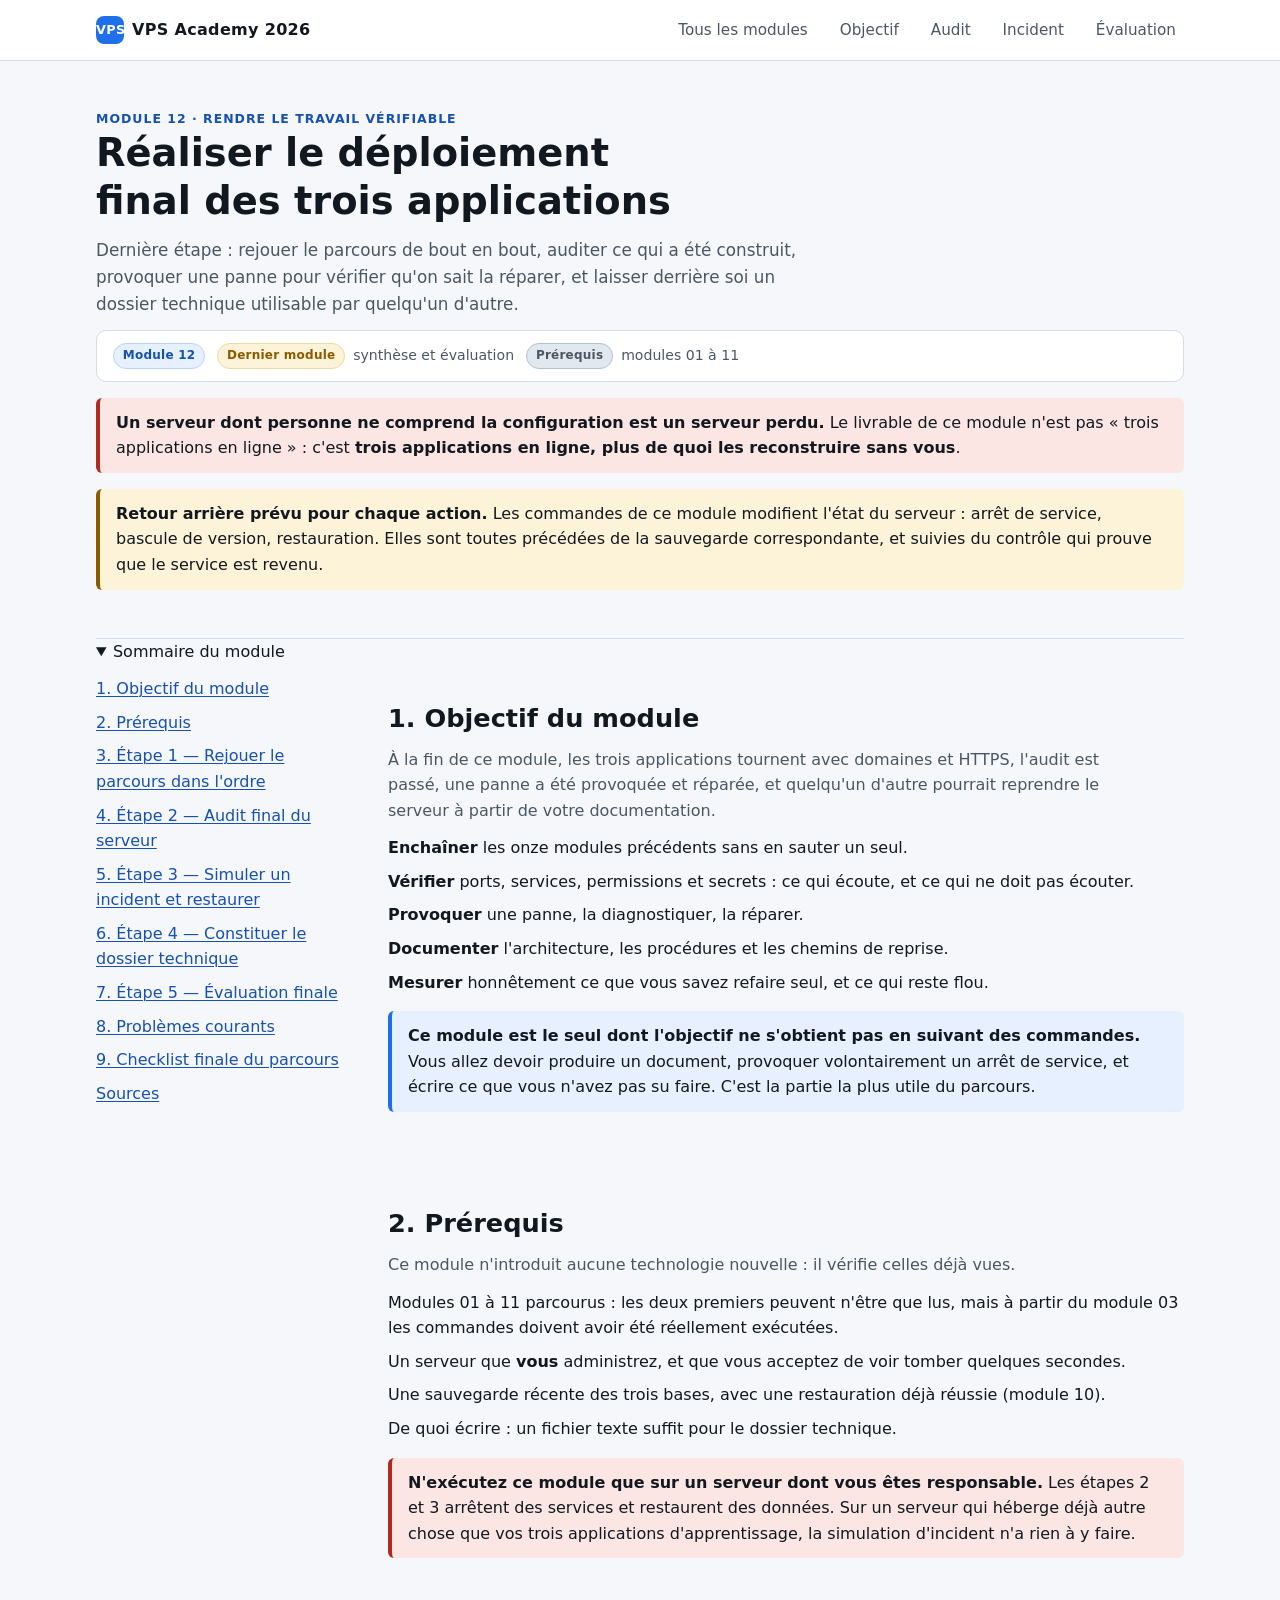
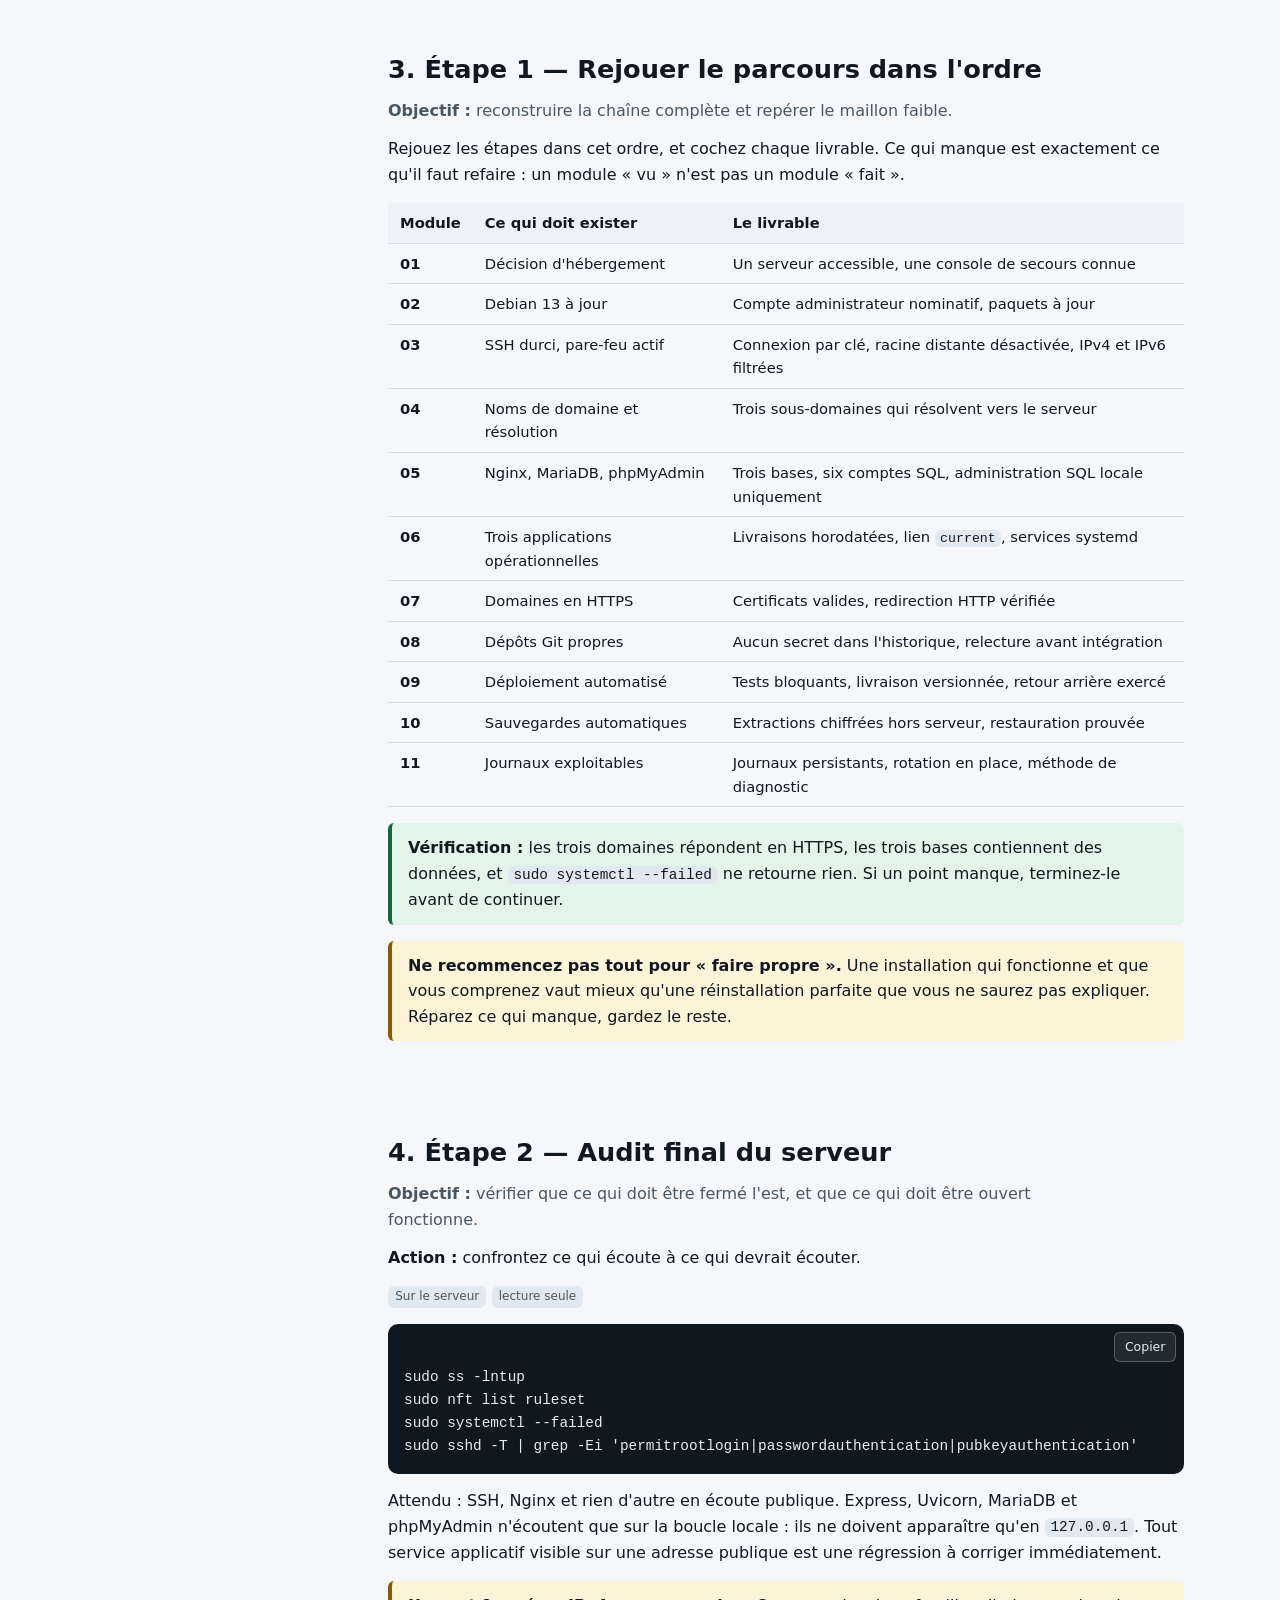
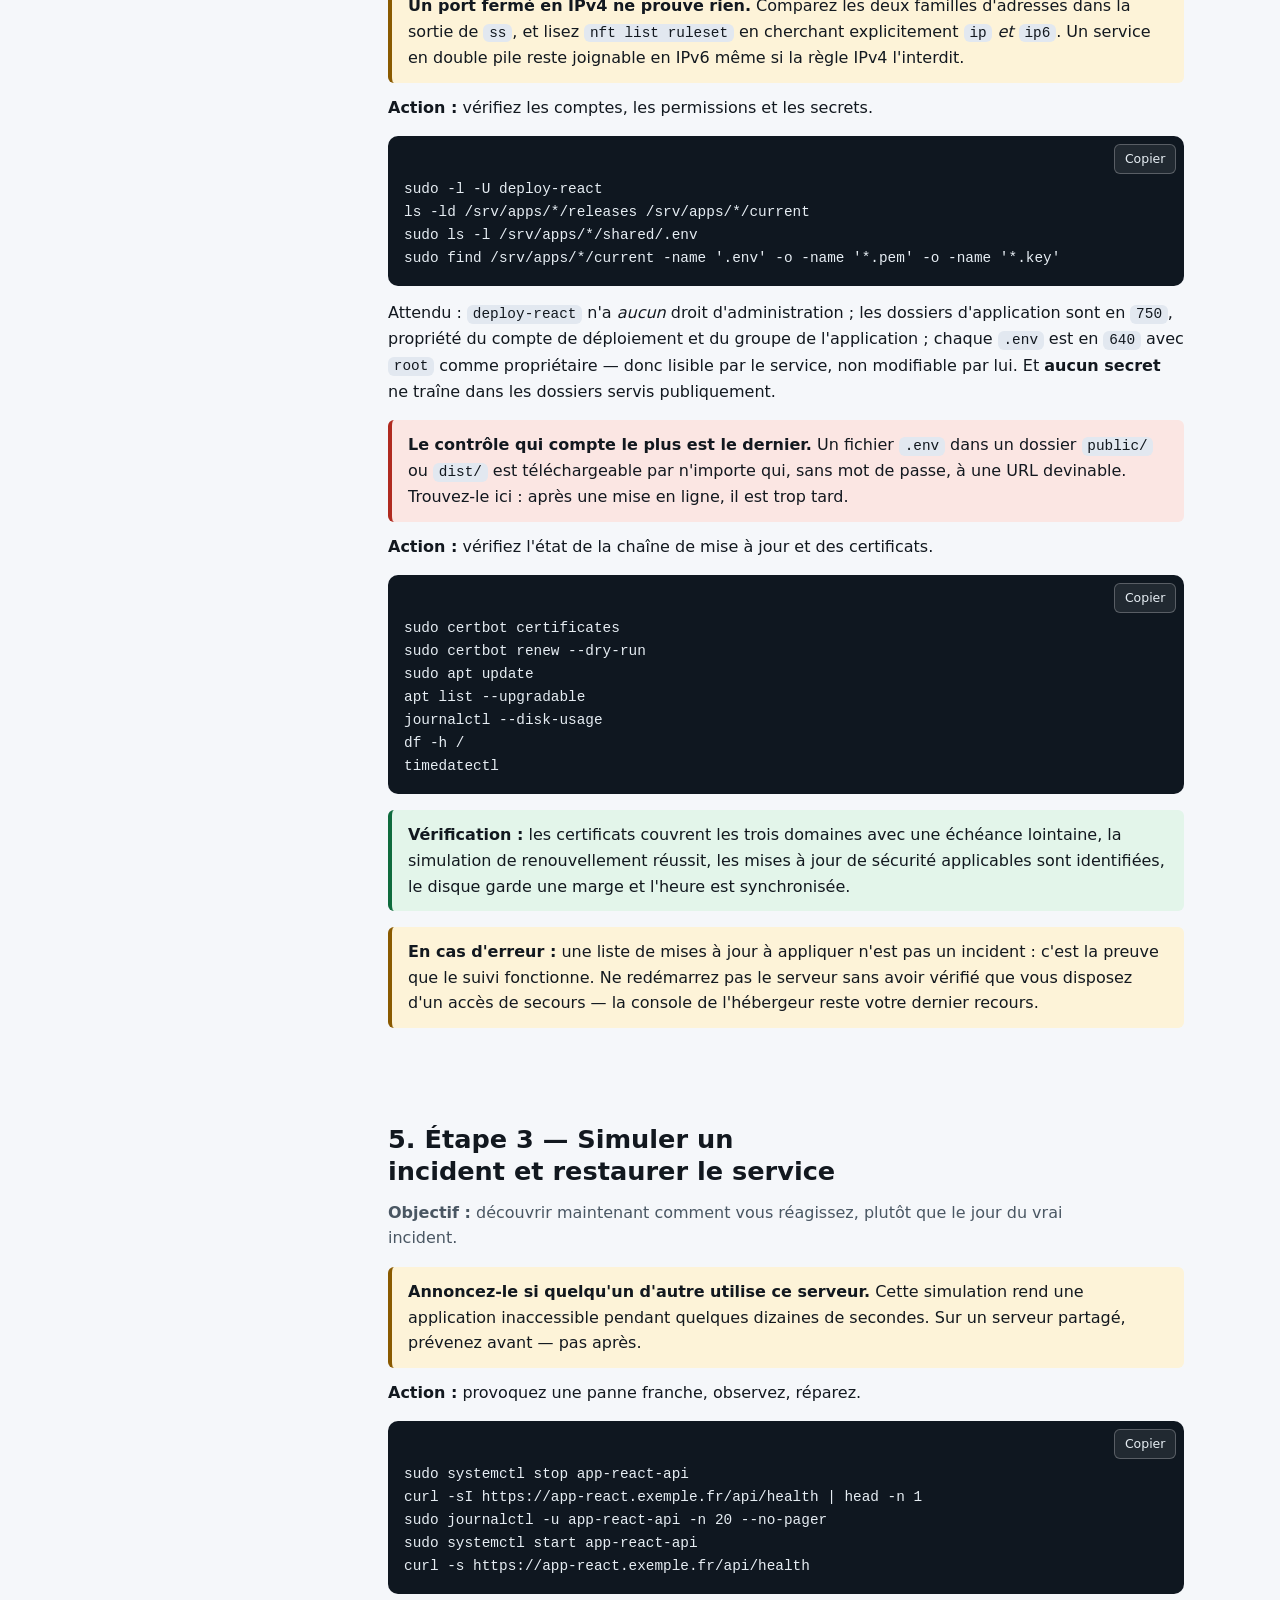
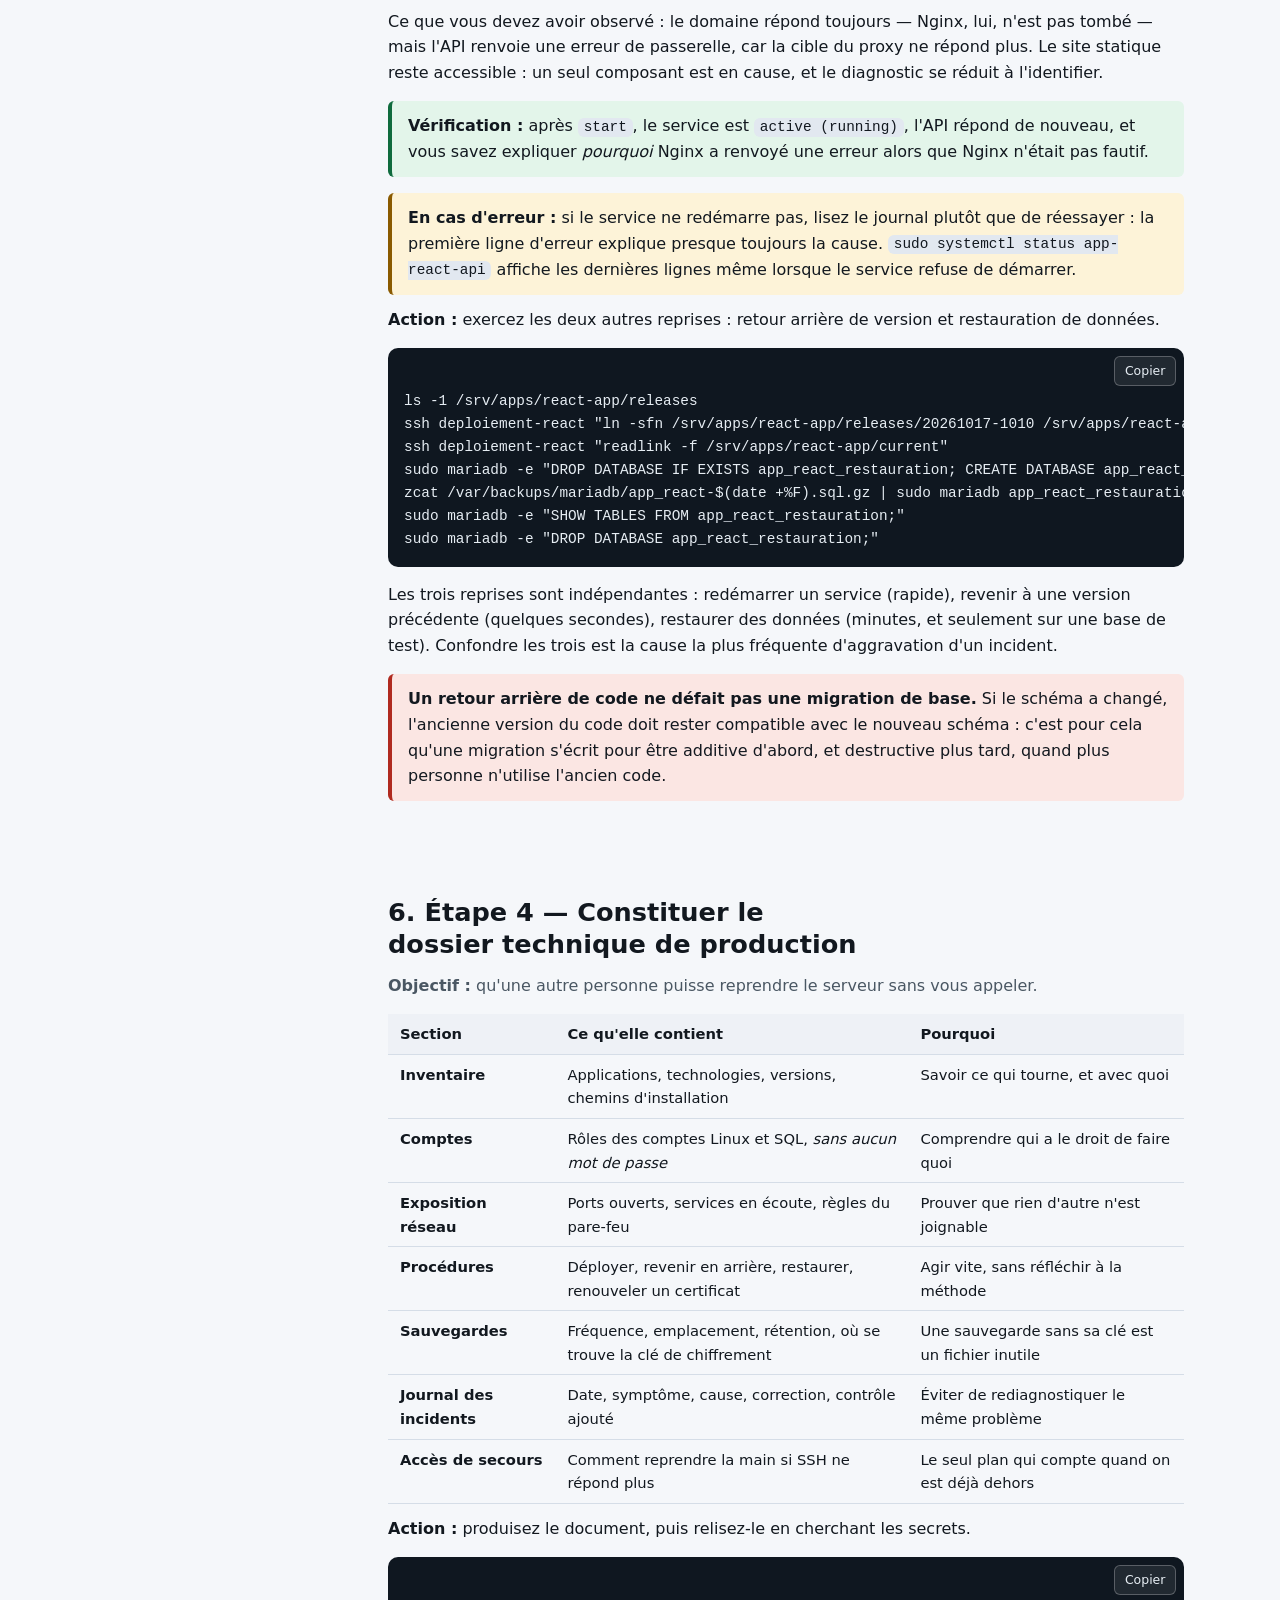
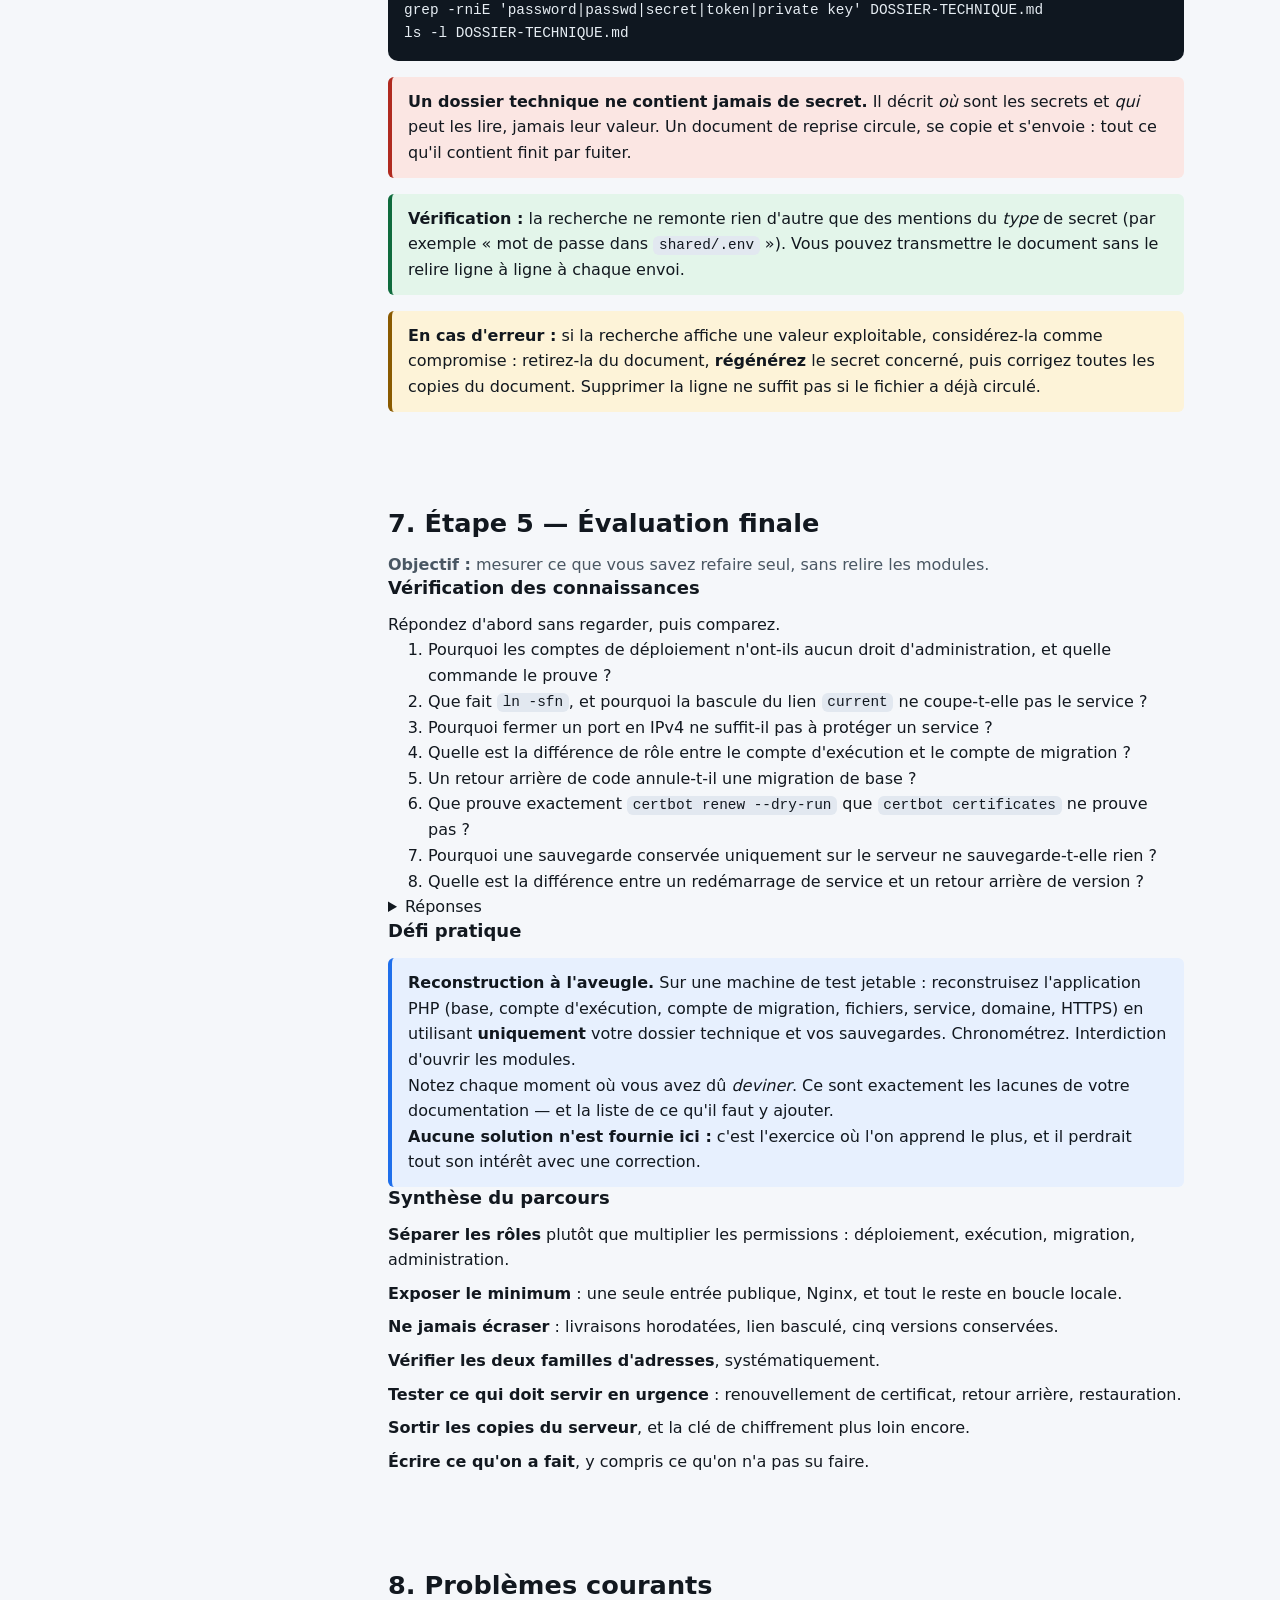
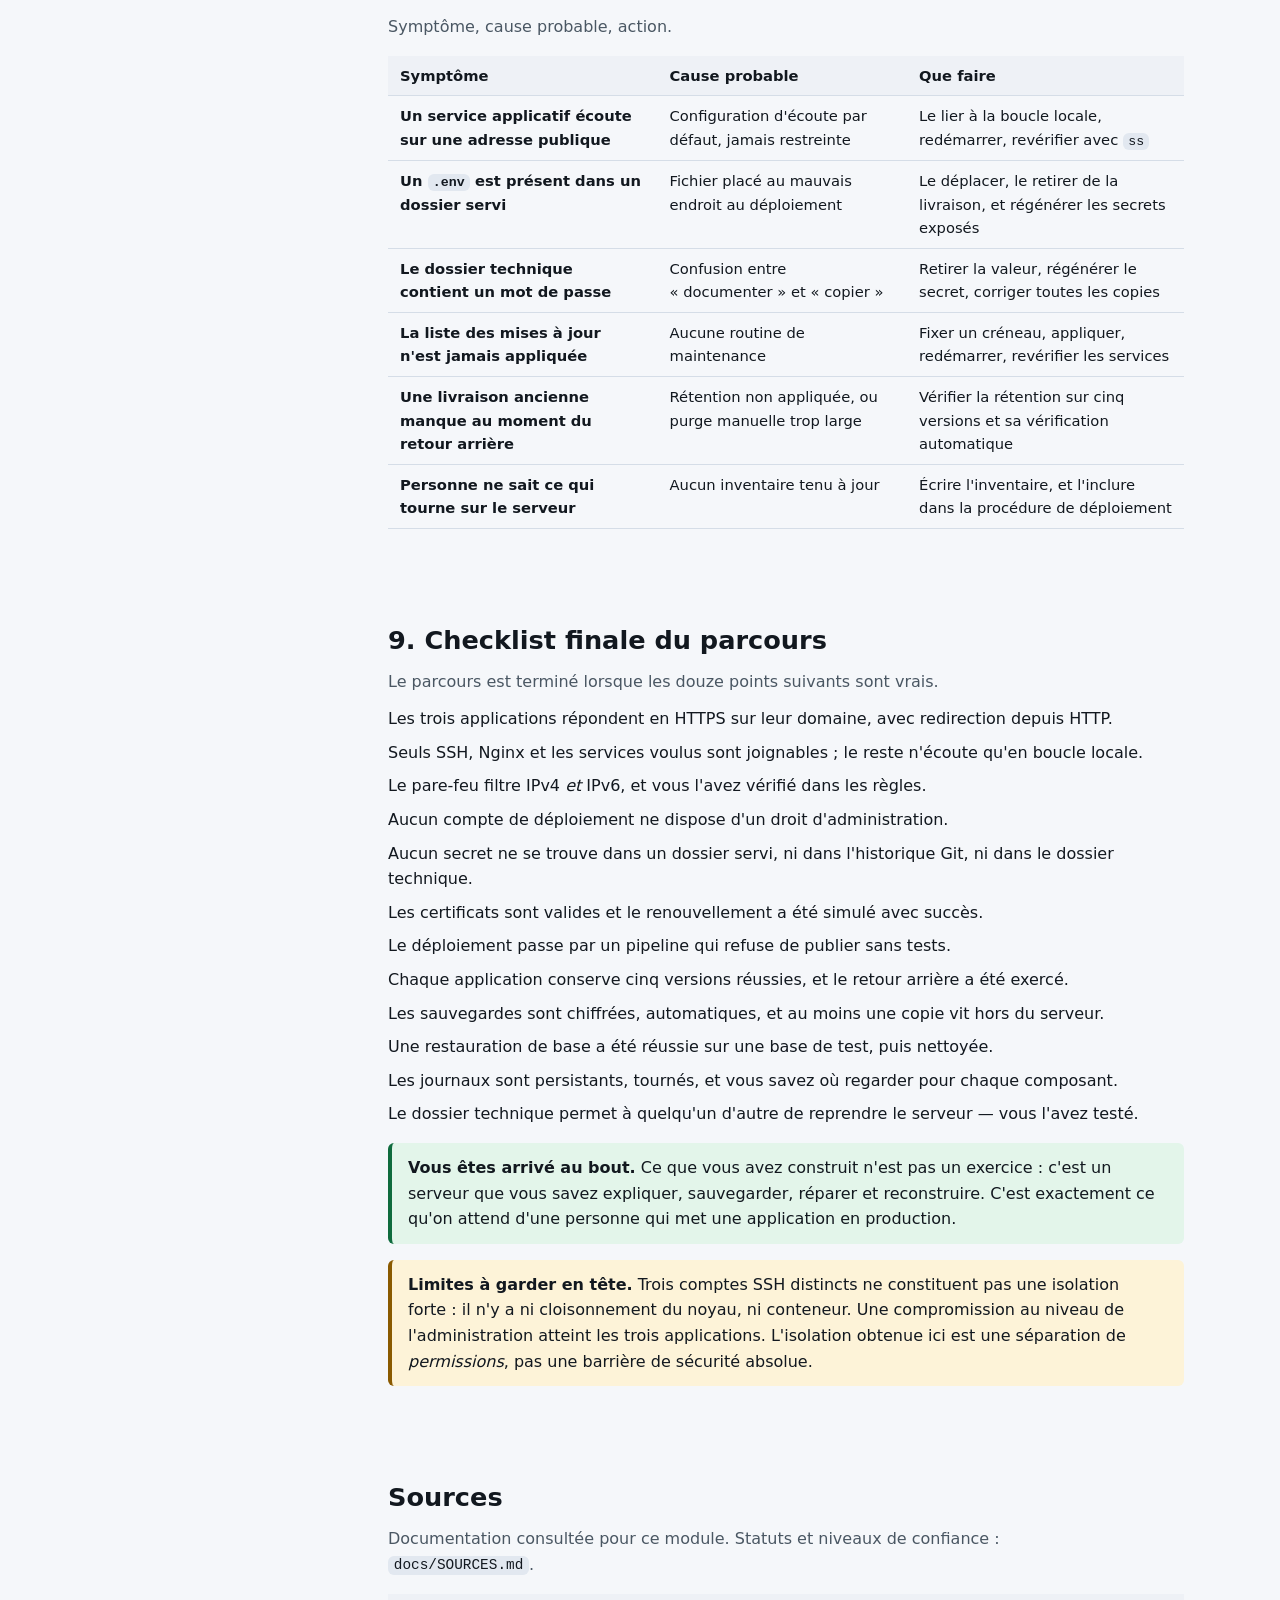
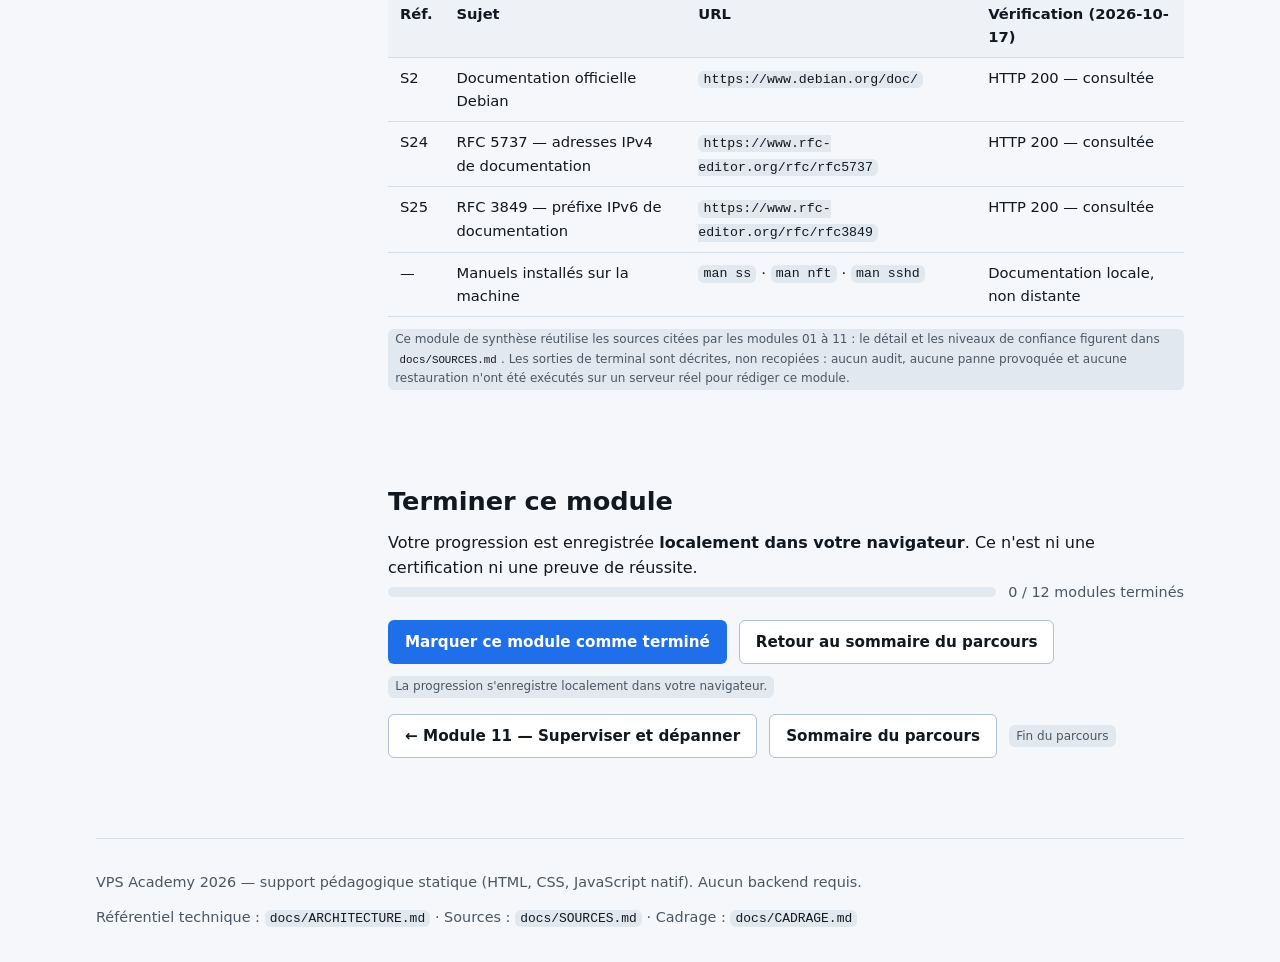
<file: cours/module-12-projet-final.html>
<!doctype html>
<html lang="fr" data-base="..">
<head>
  <meta charset="utf-8">
  <meta name="viewport" content="width=device-width, initial-scale=1">
  <meta name="description" content="Module 12 — Réaliser le déploiement final des trois applications : rejouer le parcours, auditer ports, services et permissions, simuler un incident et restaurer le service, constituer le dossier technique de production et s'évaluer.">
  <meta name="color-scheme" content="light">
  <title>Module 12 — Réaliser le déploiement final des trois applications · VPS Academy 2026</title>
  <link rel="icon" href="data:image/svg+xml,%3Csvg xmlns='http://www.w3.org/2000/svg' viewBox='0 0 32 32'%3E%3Crect width='32' height='32' rx='7' fill='%231f6feb'/%3E%3Ctext x='16' y='22' font-family='system-ui,sans-serif' font-size='13' font-weight='700' fill='white' text-anchor='middle'%3EV%3C/text%3E%3C/svg%3E">
  <link rel="stylesheet" href="../assets/css/main.css">
  <link rel="stylesheet" href="../assets/css/layout.css">
  <link rel="stylesheet" href="../assets/css/components.css">
</head>
<body>
  <a class="skip-link" href="#contenu">Aller au contenu</a>

  <header class="site-header">
    <div class="wrap site-header__inner">
      <a class="brand" href="../index.html">
        <span class="brand__mark" aria-hidden="true">VPS</span>
        VPS Academy&nbsp;2026
      </a>
      <nav class="header-nav" aria-label="Navigation du module">
        <a href="../index.html#modules">Tous les modules</a>
        <a href="#objectif">Objectif</a>
        <a href="#etape-2">Audit</a>
        <a href="#etape-3">Incident</a>
        <a href="#etape-5">Évaluation</a>
      </nav>
    </div>
  </header>

  <main id="contenu" class="wrap">

    <!-- ================================================================== -->
    <!-- Bandeau                                                            -->
    <!-- ================================================================== -->
    <section class="hero" aria-labelledby="titre">
      <p class="eyebrow">Module 12 · Rendre le travail vérifiable</p>
      <h1 id="titre">Réaliser le déploiement final des trois applications</h1>
      <p class="lead">
        Dernière étape&nbsp;: rejouer le parcours de bout en bout, auditer ce qui a été
        construit, provoquer une panne pour vérifier qu'on sait la réparer, et laisser derrière
        soi un dossier technique utilisable par quelqu'un d'autre.
      </p>
      <div class="status-legend">
        <span class="status-legend__item"><span class="badge badge--published">Module 12</span></span>
        <span class="status-legend__item"><span class="badge badge--drafted">Dernier module</span> synthèse et évaluation</span>
        <span class="status-legend__item"><span class="badge badge--planned">Prérequis</span> modules 01 à 11</span>
      </div>
      <div class="callout callout--danger">
        <strong>Un serveur dont personne ne comprend la configuration est un serveur perdu.</strong>
        Le livrable de ce module n'est pas «&nbsp;trois applications en ligne&nbsp;»&nbsp;: c'est
        <strong>trois applications en ligne, plus de quoi les reconstruire sans vous</strong>.
      </div>
      <div class="callout callout--warn">
        <strong>Retour arrière prévu pour chaque action.</strong> Les commandes de ce module
        modifient l'état du serveur&nbsp;: arrêt de service, bascule de version, restauration.
        Elles sont toutes précédées de la sauvegarde correspondante, et suivies du contrôle qui
        prouve que le service est revenu.
      </div>
    </section>

    <div class="layout layout--aside">

      <!-- ================================================================ -->
      <!-- Sommaire                                                         -->
      <!-- ================================================================ -->
      <aside class="layout__aside">
        <details id="toc" open>
          <summary>Sommaire du module</summary>
          <nav aria-label="Sommaire du module 12">
            <ul class="checklist">
              <li><span><a href="#objectif">1. Objectif du module</a></span></li>
              <li><span><a href="#prerequis">2. Prérequis</a></span></li>
              <li><span><a href="#etape-1">3. Étape 1 — Rejouer le parcours dans l'ordre</a></span></li>
              <li><span><a href="#etape-2">4. Étape 2 — Audit final du serveur</a></span></li>
              <li><span><a href="#etape-3">5. Étape 3 — Simuler un incident et restaurer</a></span></li>
              <li><span><a href="#etape-4">6. Étape 4 — Constituer le dossier technique</a></span></li>
              <li><span><a href="#etape-5">7. Étape 5 — Évaluation finale</a></span></li>
              <li><span><a href="#problemes">8. Problèmes courants</a></span></li>
              <li><span><a href="#checklist">9. Checklist finale du parcours</a></span></li>
              <li><span><a href="#sources">Sources</a></span></li>
            </ul>
          </nav>
        </details>
      </aside>

      <div class="layout__main">

        <!-- ============================================================== -->
        <!-- 1. Objectif                                                    -->
        <!-- ============================================================== -->
        <section class="section" id="objectif" aria-labelledby="objectif-titre">
          <div class="section__head">
            <h2 id="objectif-titre">1. Objectif du module</h2>
            <p>
              À la fin de ce module, les trois applications tournent avec domaines et HTTPS,
              l'audit est passé, une panne a été provoquée et réparée, et quelqu'un d'autre
              pourrait reprendre le serveur à partir de votre documentation.
            </p>
          </div>
          <ul class="checklist">
            <li><span><strong>Enchaîner</strong> les onze modules précédents sans en sauter un seul.</span></li>
            <li><span><strong>Vérifier</strong> ports, services, permissions et secrets&nbsp;: ce qui écoute, et ce qui ne doit pas écouter.</span></li>
            <li><span><strong>Provoquer</strong> une panne, la diagnostiquer, la réparer.</span></li>
            <li><span><strong>Documenter</strong> l'architecture, les procédures et les chemins de reprise.</span></li>
            <li><span><strong>Mesurer</strong> honnêtement ce que vous savez refaire seul, et ce qui reste flou.</span></li>
          </ul>
          <div class="callout">
            <strong>Ce module est le seul dont l'objectif ne s'obtient pas en suivant des
            commandes.</strong> Vous allez devoir produire un document, provoquer volontairement
            un arrêt de service, et écrire ce que vous n'avez pas su faire. C'est la partie la
            plus utile du parcours.
          </div>
        </section>

        <!-- ============================================================== -->
        <!-- 2. Prérequis                                                   -->
        <!-- ============================================================== -->
        <section class="section" id="prerequis" aria-labelledby="prerequis-titre">
          <div class="section__head">
            <h2 id="prerequis-titre">2. Prérequis</h2>
            <p>Ce module n'introduit aucune technologie nouvelle&nbsp;: il vérifie celles déjà vues.</p>
          </div>
          <ul class="checklist">
            <li><span>Modules 01 à 11 parcourus&nbsp;: les deux premiers peuvent n'être que lus, mais à partir du module 03 les commandes doivent avoir été réellement exécutées.</span></li>
            <li><span>Un serveur que <strong>vous</strong> administrez, et que vous acceptez de voir tomber quelques secondes.</span></li>
            <li><span>Une sauvegarde récente des trois bases, avec une restauration déjà réussie (module 10).</span></li>
            <li><span>De quoi écrire&nbsp;: un fichier texte suffit pour le dossier technique.</span></li>
          </ul>
          <div class="callout callout--danger">
            <strong>N'exécutez ce module que sur un serveur dont vous êtes responsable.</strong>
            Les étapes 2 et 3 arrêtent des services et restaurent des données. Sur un serveur qui
            héberge déjà autre chose que vos trois applications d'apprentissage, la simulation
            d'incident n'a rien à y faire.
          </div>
        </section>

        <!-- ============================================================== -->
        <!-- 3. Étape 1 — rejouer le parcours                               -->
        <!-- ============================================================== -->
        <section class="section" id="etape-1" aria-labelledby="etape-1-titre">
          <div class="section__head">
            <h2 id="etape-1-titre">3. Étape 1 — Rejouer le parcours dans l'ordre</h2>
            <p><strong>Objectif&nbsp;:</strong> reconstruire la chaîne complète et repérer le maillon faible.</p>
          </div>

          <p>
            Rejouez les étapes dans cet ordre, et cochez chaque livrable. Ce qui manque est
            exactement ce qu'il faut refaire&nbsp;: un module «&nbsp;vu&nbsp;» n'est pas un module
            «&nbsp;fait&nbsp;».
          </p>

          <div class="table-wrap">
            <table>
              <caption class="visually-hidden">Récapitulatif des onze modules précédents et de leur livrable</caption>
              <thead>
                <tr><th scope="col">Module</th><th scope="col">Ce qui doit exister</th><th scope="col">Le livrable</th></tr>
              </thead>
              <tbody>
                <tr><th scope="row">01</th><td>Décision d'hébergement</td><td>Un serveur accessible, une console de secours connue</td></tr>
                <tr><th scope="row">02</th><td>Debian 13 à jour</td><td>Compte administrateur nominatif, paquets à jour</td></tr>
                <tr><th scope="row">03</th><td>SSH durci, pare-feu actif</td><td>Connexion par clé, racine distante désactivée, IPv4 et IPv6 filtrées</td></tr>
                <tr><th scope="row">04</th><td>Noms de domaine et résolution</td><td>Trois sous-domaines qui résolvent vers le serveur</td></tr>
                <tr><th scope="row">05</th><td>Nginx, MariaDB, phpMyAdmin</td><td>Trois bases, six comptes SQL, administration SQL locale uniquement</td></tr>
                <tr><th scope="row">06</th><td>Trois applications opérationnelles</td><td>Livraisons horodatées, lien <code>current</code>, services systemd</td></tr>
                <tr><th scope="row">07</th><td>Domaines en HTTPS</td><td>Certificats valides, redirection HTTP vérifiée</td></tr>
                <tr><th scope="row">08</th><td>Dépôts Git propres</td><td>Aucun secret dans l'historique, relecture avant intégration</td></tr>
                <tr><th scope="row">09</th><td>Déploiement automatisé</td><td>Tests bloquants, livraison versionnée, retour arrière exercé</td></tr>
                <tr><th scope="row">10</th><td>Sauvegardes automatiques</td><td>Extractions chiffrées hors serveur, restauration prouvée</td></tr>
                <tr><th scope="row">11</th><td>Journaux exploitables</td><td>Journaux persistants, rotation en place, méthode de diagnostic</td></tr>
              </tbody>
            </table>
          </div>

          <div class="callout callout--ok">
            <p><strong>Vérification&nbsp;:</strong> les trois domaines répondent en HTTPS, les
              trois bases contiennent des données, et <code>sudo systemctl --failed</code> ne
              retourne rien. Si un point manque, terminez-le avant de continuer.</p>
          </div>

          <div class="callout callout--warn">
            <strong>Ne recommencez pas tout pour «&nbsp;faire propre&nbsp;».</strong> Une
            installation qui fonctionne et que vous comprenez vaut mieux qu'une réinstallation
            parfaite que vous ne saurez pas expliquer. Réparez ce qui manque, gardez le reste.
          </div>
        </section>

        <!-- ============================================================== -->
        <!-- 4. Étape 2 — audit final                                       -->
        <!-- ============================================================== -->
        <section class="section" id="etape-2" aria-labelledby="etape-2-titre">
          <div class="section__head">
            <h2 id="etape-2-titre">4. Étape 2 — Audit final du serveur</h2>
            <p><strong>Objectif&nbsp;:</strong> vérifier que ce qui doit être fermé l'est, et que ce qui doit être ouvert fonctionne.</p>
          </div>

          <p><strong>Action&nbsp;:</strong> confrontez ce qui écoute à ce qui devrait écouter.</p>
          <p><span class="tag">Sur le serveur</span> <span class="tag">lecture seule</span></p>

          <div class="code-block">
            <button class="code-block__copy" type="button" data-copy="cmd12-ecoutes">Copier</button>
            <pre id="cmd12-ecoutes">sudo ss -lntup
sudo nft list ruleset
sudo systemctl --failed
sudo sshd -T | grep -Ei 'permitrootlogin|passwordauthentication|pubkeyauthentication'</pre>
          </div>

          <p>
            Attendu&nbsp;: SSH, Nginx et rien d'autre en écoute publique. Express, Uvicorn,
            MariaDB et phpMyAdmin n'écoutent que sur la boucle locale&nbsp;: ils ne doivent
            apparaître qu'en <code>127.0.0.1</code>. Tout service applicatif visible sur une
            adresse publique est une régression à corriger immédiatement.
          </p>

          <div class="callout callout--warn">
            <strong>Un port fermé en IPv4 ne prouve rien.</strong> Comparez les deux familles
            d'adresses dans la sortie de <code>ss</code>, et lisez <code>nft list ruleset</code>
            en cherchant explicitement <code>ip</code> <em>et</em> <code>ip6</code>. Un service en
            double pile reste joignable en IPv6 même si la règle IPv4 l'interdit.
          </div>

          <p><strong>Action&nbsp;:</strong> vérifiez les comptes, les permissions et les secrets.</p>
          <div class="code-block">
            <button class="code-block__copy" type="button" data-copy="cmd12-audit-comptes">Copier</button>
            <pre id="cmd12-audit-comptes">sudo -l -U deploy-react
ls -ld /srv/apps/*/releases /srv/apps/*/current
sudo ls -l /srv/apps/*/shared/.env
sudo find /srv/apps/*/current -name '.env' -o -name '*.pem' -o -name '*.key'</pre>
          </div>

          <p>
            Attendu&nbsp;: <code>deploy-react</code> n'a <em>aucun</em> droit d'administration&nbsp;;
            les dossiers d'application sont en <code>750</code>, propriété du compte de
            déploiement et du groupe de l'application&nbsp;; chaque <code>.env</code> est en
            <code>640</code> avec <code>root</code> comme propriétaire — donc lisible par le
            service, non modifiable par lui. Et <strong>aucun secret</strong> ne traîne dans les
            dossiers servis publiquement.
          </p>

          <div class="callout callout--danger">
            <strong>Le contrôle qui compte le plus est le dernier.</strong> Un fichier
            <code>.env</code> dans un dossier <code>public/</code> ou <code>dist/</code> est
            téléchargeable par n'importe qui, sans mot de passe, à une URL devinable. Trouvez-le
            ici&nbsp;: après une mise en ligne, il est trop tard.
          </div>

          <p><strong>Action&nbsp;:</strong> vérifiez l'état de la chaîne de mise à jour et des certificats.</p>
          <div class="code-block">
            <button class="code-block__copy" type="button" data-copy="cmd12-audit-systeme">Copier</button>
            <pre id="cmd12-audit-systeme">sudo certbot certificates
sudo certbot renew --dry-run
sudo apt update
apt list --upgradable
journalctl --disk-usage
df -h /
timedatectl</pre>
          </div>

          <div class="callout callout--ok">
            <p><strong>Vérification&nbsp;:</strong> les certificats couvrent les trois domaines
              avec une échéance lointaine, la simulation de renouvellement réussit, les mises à
              jour de sécurité applicables sont identifiées, le disque garde une marge et l'heure
              est synchronisée.</p>
          </div>

          <div class="callout callout--warn">
            <p><strong>En cas d'erreur&nbsp;:</strong> une liste de mises à jour à appliquer
              n'est pas un incident&nbsp;: c'est la preuve que le suivi fonctionne. Ne redémarrez
              pas le serveur sans avoir vérifié que vous disposez d'un accès de secours — la
              console de l'hébergeur reste votre dernier recours.</p>
          </div>
        </section>

        <!-- ============================================================== -->
        <!-- 5. Étape 3 — incident                                          -->
        <!-- ============================================================== -->
        <section class="section" id="etape-3" aria-labelledby="etape-3-titre">
          <div class="section__head">
            <h2 id="etape-3-titre">5. Étape 3 — Simuler un incident et restaurer le service</h2>
            <p><strong>Objectif&nbsp;:</strong> découvrir maintenant comment vous réagissez, plutôt que le jour du vrai incident.</p>
          </div>

          <div class="callout callout--warn">
            <strong>Annoncez-le si quelqu'un d'autre utilise ce serveur.</strong> Cette
            simulation rend une application inaccessible pendant quelques dizaines de secondes.
            Sur un serveur partagé, prévenez avant — pas après.
          </div>

          <p><strong>Action&nbsp;:</strong> provoquez une panne franche, observez, réparez.</p>
          <div class="code-block">
            <button class="code-block__copy" type="button" data-copy="cmd12-panne">Copier</button>
            <pre id="cmd12-panne">sudo systemctl stop app-react-api
curl -sI https://app-react.exemple.fr/api/health | head -n 1
sudo journalctl -u app-react-api -n 20 --no-pager
sudo systemctl start app-react-api
curl -s https://app-react.exemple.fr/api/health</pre>
          </div>

          <p>
            Ce que vous devez avoir observé&nbsp;: le domaine répond toujours — Nginx, lui, n'est
            pas tombé — mais l'API renvoie une erreur de passerelle, car la cible du proxy ne
            répond plus. Le site statique reste accessible&nbsp;: un seul composant est en cause,
            et le diagnostic se réduit à l'identifier.
          </p>

          <div class="callout callout--ok">
            <p><strong>Vérification&nbsp;:</strong> après <code>start</code>, le service est
              <code>active (running)</code>, l'API répond de nouveau, et vous savez expliquer
              <em>pourquoi</em> Nginx a renvoyé une erreur alors que Nginx n'était pas fautif.</p>
          </div>

          <div class="callout callout--warn">
            <p><strong>En cas d'erreur&nbsp;:</strong> si le service ne redémarre pas, lisez le
              journal plutôt que de réessayer&nbsp;: la première ligne d'erreur explique presque
              toujours la cause. <code>sudo systemctl status app-react-api</code> affiche les
              dernières lignes même lorsque le service refuse de démarrer.</p>
          </div>

          <p><strong>Action&nbsp;:</strong> exercez les deux autres reprises&nbsp;: retour arrière de version et restauration de données.</p>
          <div class="code-block">
            <button class="code-block__copy" type="button" data-copy="cmd12-reprise">Copier</button>
            <pre id="cmd12-reprise">ls -1 /srv/apps/react-app/releases
ssh deploiement-react "ln -sfn /srv/apps/react-app/releases/20261017-1010 /srv/apps/react-app/current"
ssh deploiement-react "readlink -f /srv/apps/react-app/current"
sudo mariadb -e "DROP DATABASE IF EXISTS app_react_restauration; CREATE DATABASE app_react_restauration;"
zcat /var/backups/mariadb/app_react-$(date +%F).sql.gz | sudo mariadb app_react_restauration
sudo mariadb -e "SHOW TABLES FROM app_react_restauration;"
sudo mariadb -e "DROP DATABASE app_react_restauration;"</pre>
          </div>

          <p>
            Les trois reprises sont indépendantes&nbsp;: redémarrer un service (rapide), revenir à
            une version précédente (quelques secondes), restaurer des données (minutes, et
            seulement sur une base de test). Confondre les trois est la cause la plus fréquente
            d'aggravation d'un incident.
          </p>

          <div class="callout callout--danger">
            <strong>Un retour arrière de code ne défait pas une migration de base.</strong> Si le
            schéma a changé, l'ancienne version du code doit rester compatible avec le nouveau
            schéma&nbsp;: c'est pour cela qu'une migration s'écrit pour être additive d'abord, et
            destructive plus tard, quand plus personne n'utilise l'ancien code.
          </div>
        </section>

        <!-- ============================================================== -->
        <!-- 6. Étape 4 — dossier technique                                 -->
        <!-- ============================================================== -->
        <section class="section" id="etape-4" aria-labelledby="etape-4-titre">
          <div class="section__head">
            <h2 id="etape-4-titre">6. Étape 4 — Constituer le dossier technique de production</h2>
            <p><strong>Objectif&nbsp;:</strong> qu'une autre personne puisse reprendre le serveur sans vous appeler.</p>
          </div>

          <div class="table-wrap">
            <table>
              <caption class="visually-hidden">Contenu attendu du dossier technique de production</caption>
              <thead>
                <tr><th scope="col">Section</th><th scope="col">Ce qu'elle contient</th><th scope="col">Pourquoi</th></tr>
              </thead>
              <tbody>
                <tr><th scope="row">Inventaire</th><td>Applications, technologies, versions, chemins d'installation</td><td>Savoir ce qui tourne, et avec quoi</td></tr>
                <tr><th scope="row">Comptes</th><td>Rôles des comptes Linux et SQL, <em>sans aucun mot de passe</em></td><td>Comprendre qui a le droit de faire quoi</td></tr>
                <tr><th scope="row">Exposition réseau</th><td>Ports ouverts, services en écoute, règles du pare-feu</td><td>Prouver que rien d'autre n'est joignable</td></tr>
                <tr><th scope="row">Procédures</th><td>Déployer, revenir en arrière, restaurer, renouveler un certificat</td><td>Agir vite, sans réfléchir à la méthode</td></tr>
                <tr><th scope="row">Sauvegardes</th><td>Fréquence, emplacement, rétention, où se trouve la clé de chiffrement</td><td>Une sauvegarde sans sa clé est un fichier inutile</td></tr>
                <tr><th scope="row">Journal des incidents</th><td>Date, symptôme, cause, correction, contrôle ajouté</td><td>Éviter de rediagnostiquer le même problème</td></tr>
                <tr><th scope="row">Accès de secours</th><td>Comment reprendre la main si SSH ne répond plus</td><td>Le seul plan qui compte quand on est déjà dehors</td></tr>
              </tbody>
            </table>
          </div>

          <p><strong>Action&nbsp;:</strong> produisez le document, puis relisez-le en cherchant les secrets.</p>
          <div class="code-block">
            <button class="code-block__copy" type="button" data-copy="cmd12-dossier">Copier</button>
            <pre id="cmd12-dossier">grep -rniE 'password|passwd|secret|token|private key' DOSSIER-TECHNIQUE.md
ls -l DOSSIER-TECHNIQUE.md</pre>
          </div>

          <div class="callout callout--danger">
            <strong>Un dossier technique ne contient jamais de secret.</strong> Il décrit
            <em>où</em> sont les secrets et <em>qui</em> peut les lire, jamais leur valeur. Un
            document de reprise circule, se copie et s'envoie&nbsp;: tout ce qu'il contient finit
            par fuiter.
          </div>

          <div class="callout callout--ok">
            <p><strong>Vérification&nbsp;:</strong> la recherche ne remonte rien d'autre que des
              mentions du <em>type</em> de secret (par exemple «&nbsp;mot de passe dans
              <code>shared/.env</code>&nbsp;»). Vous pouvez transmettre le document sans le relire
              ligne à ligne à chaque envoi.</p>
          </div>

          <div class="callout callout--warn">
            <p><strong>En cas d'erreur&nbsp;:</strong> si la recherche affiche une valeur
              exploitable, considérez-la comme compromise&nbsp;: retirez-la du document,
              <strong>régénérez</strong> le secret concerné, puis corrigez toutes les copies du
              document. Supprimer la ligne ne suffit pas si le fichier a déjà circulé.</p>
          </div>
        </section>

        <!-- ============================================================== -->
        <!-- 7. Étape 5 — évaluation                                        -->
        <!-- ============================================================== -->
        <section class="section" id="etape-5" aria-labelledby="etape-5-titre">
          <div class="section__head">
            <h2 id="etape-5-titre">7. Étape 5 — Évaluation finale</h2>
            <p><strong>Objectif&nbsp;:</strong> mesurer ce que vous savez refaire seul, sans relire les modules.</p>
          </div>

          <h3>Vérification des connaissances</h3>
          <p>Répondez d'abord sans regarder, puis comparez.</p>
          <ol>
            <li>Pourquoi les comptes de déploiement n'ont-ils aucun droit d'administration, et quelle commande le prouve&nbsp;?</li>
            <li>Que fait <code>ln -sfn</code>, et pourquoi la bascule du lien <code>current</code> ne coupe-t-elle pas le service&nbsp;?</li>
            <li>Pourquoi fermer un port en IPv4 ne suffit-il pas à protéger un service&nbsp;?</li>
            <li>Quelle est la différence de rôle entre le compte d'exécution et le compte de migration&nbsp;?</li>
            <li>Un retour arrière de code annule-t-il une migration de base&nbsp;?</li>
            <li>Que prouve exactement <code>certbot renew --dry-run</code> que <code>certbot certificates</code> ne prouve pas&nbsp;?</li>
            <li>Pourquoi une sauvegarde conservée uniquement sur le serveur ne sauvegarde-t-elle rien&nbsp;?</li>
            <li>Quelle est la différence entre un redémarrage de service et un retour arrière de version&nbsp;?</li>
          </ol>

          <details>
            <summary>Réponses</summary>
            <ol>
              <li>Parce que déployer consiste à écrire dans des fichiers, ce qui ne demande aucun privilège&nbsp;: le compte possède son dossier et son groupe. <code>sudo -l -U deploy-react</code>, puis un <code>sudo -n true</code> en tant que ce compte, le prouvent.</li>
              <li><code>ln -sfn</code> remplace le lien (<code>-f</code>) sans créer de lien imbriqué (<code>-n</code>). Le remplacement est atomique&nbsp;: la nouvelle cible est mise en place d'un seul coup, donc aucun visiteur ne voit un état intermédiaire.</li>
              <li>Parce que le même service peut écouter en IPv6&nbsp;: il reste joignable même si la règle IPv4 l'interdit. Il faut filtrer les deux familles, et le vérifier dans <code>ss</code> comme dans les règles du pare-feu.</li>
              <li>Le compte d'exécution fait tourner le processus et lit les secrets&nbsp;; le compte de migration modifie la structure de la base. Aucun des deux n'administre le serveur MariaDB.</li>
              <li>Non. Le schéma reste tel qu'il est&nbsp;: c'est pourquoi la version précédente du code doit rester compatible, et pourquoi une migration destructive ne s'applique qu'après la fin de vie de l'ancien code.</li>
              <li>La simulation exécute réellement tout le processus d'autorisation et de validation, sans remplacer le certificat. Lister les certificats montre seulement ceux qui existent, pas que le renouvellement fonctionnera.</li>
              <li>Parce qu'un disque qui meurt emporte la copie avec lui&nbsp;: il faut au moins un exemplaire hors de la machine, et la clé de chiffrement ailleurs encore.</li>
              <li>Redémarrer relance le même code pour qu'il recharge sa configuration&nbsp;; revenir en arrière change la version exécutée. Le premier corrige un état bloqué, le second corrige un code fautif.</li>
            </ol>
          </details>

          <h3>Défi pratique</h3>
          <div class="callout">
            <strong>Reconstruction à l'aveugle.</strong> Sur une machine de test jetable&nbsp;:
            reconstruisez l'application PHP (base, compte d'exécution, compte de migration,
            fichiers, service, domaine, HTTPS) en utilisant <strong>uniquement</strong> votre
            dossier technique et vos sauvegardes. Chronométrez. Interdiction d'ouvrir les modules.
            <br>
            Notez chaque moment où vous avez dû <em>deviner</em>. Ce sont exactement les lacunes de
            votre documentation — et la liste de ce qu'il faut y ajouter.
            <br>
            <strong>Aucune solution n'est fournie ici&nbsp;:</strong> c'est l'exercice où l'on
            apprend le plus, et il perdrait tout son intérêt avec une correction.
          </div>

          <h3>Synthèse du parcours</h3>
          <ul class="checklist">
            <li><span><strong>Séparer les rôles</strong> plutôt que multiplier les permissions&nbsp;: déploiement, exécution, migration, administration.</span></li>
            <li><span><strong>Exposer le minimum</strong>&nbsp;: une seule entrée publique, Nginx, et tout le reste en boucle locale.</span></li>
            <li><span><strong>Ne jamais écraser</strong>&nbsp;: livraisons horodatées, lien basculé, cinq versions conservées.</span></li>
            <li><span><strong>Vérifier les deux familles d'adresses</strong>, systématiquement.</span></li>
            <li><span><strong>Tester ce qui doit servir en urgence</strong>&nbsp;: renouvellement de certificat, retour arrière, restauration.</span></li>
            <li><span><strong>Sortir les copies du serveur</strong>, et la clé de chiffrement plus loin encore.</span></li>
            <li><span><strong>Écrire ce qu'on a fait</strong>, y compris ce qu'on n'a pas su faire.</span></li>
          </ul>
        </section>

        <!-- ============================================================== -->
        <!-- 8. Problèmes courants                                          -->
        <!-- ============================================================== -->
        <section class="section" id="problemes" aria-labelledby="problemes-titre">
          <div class="section__head">
            <h2 id="problemes-titre">8. Problèmes courants</h2>
            <p>Symptôme, cause probable, action.</p>
          </div>
          <div class="table-wrap">
            <table>
              <caption class="visually-hidden">Problèmes courants : symptôme, cause probable et action</caption>
              <thead>
                <tr><th scope="col">Symptôme</th><th scope="col">Cause probable</th><th scope="col">Que faire</th></tr>
              </thead>
              <tbody>
                <tr>
                  <th scope="row">Un service applicatif écoute sur une adresse publique</th>
                  <td>Configuration d'écoute par défaut, jamais restreinte</td>
                  <td>Le lier à la boucle locale, redémarrer, revérifier avec <code>ss</code></td>
                </tr>
                <tr>
                  <th scope="row">Un <code>.env</code> est présent dans un dossier servi</th>
                  <td>Fichier placé au mauvais endroit au déploiement</td>
                  <td>Le déplacer, le retirer de la livraison, et régénérer les secrets exposés</td>
                </tr>
                <tr>
                  <th scope="row">Le dossier technique contient un mot de passe</th>
                  <td>Confusion entre «&nbsp;documenter&nbsp;» et «&nbsp;copier&nbsp;»</td>
                  <td>Retirer la valeur, régénérer le secret, corriger toutes les copies</td>
                </tr>
                <tr>
                  <th scope="row">La liste des mises à jour n'est jamais appliquée</th>
                  <td>Aucune routine de maintenance</td>
                  <td>Fixer un créneau, appliquer, redémarrer, revérifier les services</td>
                </tr>
                <tr>
                  <th scope="row">Une livraison ancienne manque au moment du retour arrière</th>
                  <td>Rétention non appliquée, ou purge manuelle trop large</td>
                  <td>Vérifier la rétention sur cinq versions et sa vérification automatique</td>
                </tr>
                <tr>
                  <th scope="row">Personne ne sait ce qui tourne sur le serveur</th>
                  <td>Aucun inventaire tenu à jour</td>
                  <td>Écrire l'inventaire, et l'inclure dans la procédure de déploiement</td>
                </tr>
              </tbody>
            </table>
          </div>
        </section>

        <!-- ============================================================== -->
        <!-- 9. Checklist finale                                            -->
        <!-- ============================================================== -->
        <section class="section" id="checklist" aria-labelledby="checklist-titre">
          <div class="section__head">
            <h2 id="checklist-titre">9. Checklist finale du parcours</h2>
            <p>Le parcours est terminé lorsque les douze points suivants sont vrais.</p>
          </div>
          <ul class="checklist">
            <li><span>Les trois applications répondent en HTTPS sur leur domaine, avec redirection depuis HTTP.</span></li>
            <li><span>Seuls SSH, Nginx et les services voulus sont joignables&nbsp;; le reste n'écoute qu'en boucle locale.</span></li>
            <li><span>Le pare-feu filtre IPv4 <em>et</em> IPv6, et vous l'avez vérifié dans les règles.</span></li>
            <li><span>Aucun compte de déploiement ne dispose d'un droit d'administration.</span></li>
            <li><span>Aucun secret ne se trouve dans un dossier servi, ni dans l'historique Git, ni dans le dossier technique.</span></li>
            <li><span>Les certificats sont valides et le renouvellement a été simulé avec succès.</span></li>
            <li><span>Le déploiement passe par un pipeline qui refuse de publier sans tests.</span></li>
            <li><span>Chaque application conserve cinq versions réussies, et le retour arrière a été exercé.</span></li>
            <li><span>Les sauvegardes sont chiffrées, automatiques, et au moins une copie vit hors du serveur.</span></li>
            <li><span>Une restauration de base a été réussie sur une base de test, puis nettoyée.</span></li>
            <li><span>Les journaux sont persistants, tournés, et vous savez où regarder pour chaque composant.</span></li>
            <li><span>Le dossier technique permet à quelqu'un d'autre de reprendre le serveur — vous l'avez testé.</span></li>
          </ul>
          <div class="callout callout--ok">
            <strong>Vous êtes arrivé au bout.</strong> Ce que vous avez construit n'est pas un
            exercice&nbsp;: c'est un serveur que vous savez expliquer, sauvegarder, réparer et
            reconstruire. C'est exactement ce qu'on attend d'une personne qui met une application
            en production.
          </div>
          <div class="callout callout--warn">
            <strong>Limites à garder en tête.</strong> Trois comptes SSH distincts ne constituent
            pas une isolation forte&nbsp;: il n'y a ni cloisonnement du noyau, ni conteneur. Une
            compromission au niveau de l'administration atteint les trois applications.
            L'isolation obtenue ici est une séparation de <em>permissions</em>, pas une barrière
            de sécurité absolue.
          </div>
        </section>

        <!-- ============================================================== -->
        <!-- Sources                                                        -->
        <!-- ============================================================== -->
        <section class="section" id="sources" aria-labelledby="sources-titre">
          <div class="section__head">
            <h2 id="sources-titre">Sources</h2>
            <p>Documentation consultée pour ce module. Statuts et niveaux de confiance : <code>docs/SOURCES.md</code>.</p>
          </div>
          <div class="table-wrap">
            <table>
              <caption class="visually-hidden">Sources consultées pour le module 12</caption>
              <thead>
                <tr><th scope="col">Réf.</th><th scope="col">Sujet</th><th scope="col">URL</th><th scope="col">Vérification (2026-10-17)</th></tr>
              </thead>
              <tbody>
                <tr><td>S2</td><td>Documentation officielle Debian</td><td><code>https://www.debian.org/doc/</code></td><td>HTTP 200 — consultée</td></tr>
                <tr><td>S24</td><td>RFC 5737 — adresses IPv4 de documentation</td><td><code>https://www.rfc-editor.org/rfc/rfc5737</code></td><td>HTTP 200 — consultée</td></tr>
                <tr><td>S25</td><td>RFC 3849 — préfixe IPv6 de documentation</td><td><code>https://www.rfc-editor.org/rfc/rfc3849</code></td><td>HTTP 200 — consultée</td></tr>
                <tr><td>—</td><td>Manuels installés sur la machine</td><td><code>man ss</code> · <code>man nft</code> · <code>man sshd</code></td><td>Documentation locale, non distante</td></tr>
              </tbody>
            </table>
          </div>
          <p class="tag">
            Ce module de synthèse réutilise les sources citées par les modules 01 à 11&nbsp;: le détail
            et les niveaux de confiance figurent dans <code>docs/SOURCES.md</code>. Les sorties de
            terminal sont décrites, non recopiées&nbsp;: aucun audit, aucune panne provoquée et aucune
            restauration n'ont été exécutés sur un serveur réel pour rédiger ce module.
          </p>
        </section>

        <!-- ============================================================== -->
        <!-- Terminer ce module                                             -->
        <!-- ============================================================== -->
        <section class="section" aria-labelledby="fin-titre">
          <h2 id="fin-titre">Terminer ce module</h2>
          <p>
            Votre progression est enregistrée <strong>localement dans votre navigateur</strong>.
            Ce n'est ni une certification ni une preuve de réussite.
          </p>

          <div class="progress">
            <div class="progress__track">
              <div class="progress__bar" id="progress-bar-fill" role="progressbar" aria-label="Progression locale" aria-valuemin="0" aria-valuemax="100" aria-valuenow="0"></div>
            </div>
            <span class="progress__label" id="progress-label">Progression en cours de chargement</span>
          </div>

          <div class="toolbar">
            <button class="btn" type="button" id="mark-done" disabled>Marquer ce module comme terminé</button>
            <a class="btn secondary" href="../index.html#modules">Retour au sommaire du parcours</a>
          </div>
          <p class="tag" id="mark-done-hint">La progression s'enregistre localement dans votre navigateur.</p>

          <noscript>
            <div class="callout callout--warn">
              <strong>JavaScript est désactivé.</strong> Le contenu de ce module reste
              <strong>entièrement lisible</strong> : les étapes, les commandes et les tableaux
              fonctionnent sans JavaScript. Seuls le bouton de progression et la navigation
              dynamique entre modules sont inactifs.
            </div>
          </noscript>

          <nav class="toolbar" aria-label="Navigation entre les modules">
            <a class="btn secondary" href="../index.html">Sommaire du parcours</a>
            <span id="module-next" class="tag">Fin du parcours</span>
          </nav>
        </section>

      </div><!-- /.layout__main -->
    </div><!-- /.layout -->

    <footer class="site-footer">
      <p>VPS Academy 2026 — support pédagogique statique (HTML, CSS, JavaScript natif). Aucun backend requis.</p>
      <p>Référentiel technique : <code>docs/ARCHITECTURE.md</code> · Sources : <code>docs/SOURCES.md</code> · Cadrage : <code>docs/CADRAGE.md</code></p>
    </footer>
  </main>

  <!-- Sans JavaScript, le contenu reste lisible : ce script n'ajoute que des -->
  <!-- commodités (copie, progression, navigation entre modules).             -->
  <script type="module">
    import { initModulePage } from "../assets/js/module-page.js";
    initModulePage("12");
  </script>
</body>
</html>
</file>
<file: assets/css/main.css>
/* ==========================================================================
   main.css — jetons de design, réinitialisation et styles de base
   VPS Academy 2026
   ========================================================================== */

/* --- Jetons (design tokens) ------------------------------------------------ */
:root {
  /* Couleurs — texte sur fond clair, contrastes vérifiés AA */
  --bg:            #f5f7fa;
  --surface:       #ffffff;
  --surface-2:     #eef1f6;
  --surface-3:     #e2e8f0;
  --text:          #12181f;
  --text-muted:    #4a5763;
  --border:        #d5dde7;
  --border-strong: #b3c0cf;

  --accent:        #1f6feb;
  --accent-strong: #1550b3;
  --accent-soft:   #e7f0fe;

  --ok:            #0f6b3d;
  --ok-soft:       #e3f5ea;
  --warn:          #8a5a00;
  --warn-soft:     #fdf3d8;
  --danger:        #b02a1f;
  --danger-soft:   #fbe6e3;

  --code-bg:       #0f1720;
  --code-text:     #e6edf3;

  /* Espacements */
  --sp-1: 0.25rem;
  --sp-2: 0.5rem;
  --sp-3: 0.75rem;
  --sp-4: 1rem;
  --sp-5: 1.5rem;
  --sp-6: 2rem;
  --sp-7: 3rem;
  --sp-8: 4rem;

  /* Formes */
  --radius:    10px;
  --radius-sm: 6px;
  --radius-lg: 16px;
  --shadow-1:  0 1px 2px rgba(16, 24, 40, 0.06), 0 1px 3px rgba(16, 24, 40, 0.08);
  --shadow-2:  0 4px 12px rgba(16, 24, 40, 0.10);

  /* Typographie */
  --font-sans: system-ui, -apple-system, "Segoe UI", Roboto, Helvetica, Arial, sans-serif;
  --font-mono: ui-monospace, SFMono-Regular, "SF Mono", Menlo, Consolas, "Liberation Mono", monospace;

  /* Mise en page */
  --wrap: 1120px;
  --header-h: 60px;

  --focus-ring: 3px solid var(--accent);
}

/* --- Réinitialisation ------------------------------------------------------ */
*,
*::before,
*::after { box-sizing: border-box; }

html { -webkit-text-size-adjust: 100%; scroll-behavior: smooth; }

body,
h1, h2, h3, h4, h5, h6,
p, figure, blockquote, dl, dd, ul, ol { margin: 0; }

ul[class], ol[class] { list-style: none; padding: 0; }

img, picture, svg { max-width: 100%; display: block; }

button, input, select, textarea { font: inherit; color: inherit; }

a { color: var(--accent-strong); text-decoration-thickness: 1px; text-underline-offset: 2px; }
a:hover { color: var(--accent); }

/* --- Base ------------------------------------------------------------------ */
body {
  font-family: var(--font-sans);
  font-size: 1rem;
  line-height: 1.6;
  color: var(--text);
  background: var(--bg);
  -webkit-font-smoothing: antialiased;
}

h1, h2, h3, h4 {
  line-height: 1.25;
  font-weight: 700;
  color: var(--text);
  text-wrap: balance;
}

h1 { font-size: clamp(1.6rem, 1.2rem + 2vw, 2.4rem); }
h2 { font-size: clamp(1.25rem, 1.05rem + 1vw, 1.6rem); margin-top: var(--sp-6); }
h3 { font-size: 1.125rem; }

p { margin-top: var(--sp-3); }
p:first-child { margin-top: 0; }

code, kbd, samp, pre { font-family: var(--font-mono); font-size: 0.9em; }

:not(pre) > code {
  background: var(--surface-3);
  color: var(--text);
  padding: 0.1em 0.4em;
  border-radius: var(--radius-sm);
}

hr { border: 0; border-top: 1px solid var(--border); margin: var(--sp-6) 0; }

:focus-visible {
  outline: var(--focus-ring);
  outline-offset: 2px;
  border-radius: var(--radius-sm);
}

/* Accessibilité — texte réservé aux lecteurs d'écran */
.visually-hidden {
  position: absolute !important;
  width: 1px; height: 1px;
  padding: 0; margin: -1px;
  overflow: hidden; clip: rect(0 0 0 0);
  white-space: nowrap; border: 0;
}

/* Lien d'évitement clavier */
.skip-link {
  position: absolute;
  left: var(--sp-4);
  top: -100px;
  z-index: 100;
  background: var(--surface);
  color: var(--text);
  padding: var(--sp-2) var(--sp-4);
  border-radius: var(--radius-sm);
  box-shadow: var(--shadow-2);
  transition: top 0.15s ease;
}
.skip-link:focus { top: var(--sp-3); }

/* Respect du mouvement réduit */
@media (prefers-reduced-motion: reduce) {
  html { scroll-behavior: auto; }
  *, *::before, *::after {
    animation-duration: 0.001ms !important;
    animation-iteration-count: 1 !important;
    transition-duration: 0.001ms !important;
  }
}
</file>
<file: assets/css/layout.css>
/* ==========================================================================
   layout.css — structure de page : en-tête, conteneur, grilles, pied de page
   VPS Academy 2026
   ========================================================================== */

/* --- Conteneur ------------------------------------------------------------- */
.wrap {
  width: 100%;
  max-width: var(--wrap);
  margin-inline: auto;
  padding-inline: var(--sp-4);
}

/* --- En-tête --------------------------------------------------------------- */
.site-header {
  position: sticky;
  top: 0;
  z-index: 50;
  background: rgba(255, 255, 255, 0.92);
  backdrop-filter: blur(8px);
  border-bottom: 1px solid var(--border);
}

.site-header__inner {
  min-height: var(--header-h);
  display: flex;
  align-items: center;
  gap: var(--sp-4);
  flex-wrap: wrap;
  padding-block: var(--sp-2);
}

.brand {
  font-weight: 800;
  letter-spacing: 0.02em;
  color: var(--text);
  text-decoration: none;
  display: inline-flex;
  align-items: center;
  gap: var(--sp-2);
  white-space: nowrap;
}
.brand:hover { color: var(--accent-strong); }
.brand__mark {
  display: inline-grid;
  place-items: center;
  width: 28px; height: 28px;
  border-radius: 8px;
  background: var(--accent);
  color: #fff;
  font-size: 0.8rem;
  font-weight: 800;
}

.header-nav {
  display: flex;
  gap: var(--sp-4);
  margin-left: auto;
  align-items: center;
  flex-wrap: wrap;
}
.header-nav a {
  color: var(--text-muted);
  text-decoration: none;
  font-size: 0.95rem;
  padding: var(--sp-1) var(--sp-2);
  border-radius: var(--radius-sm);
}
.header-nav a:hover { color: var(--text); background: var(--surface-2); }
.header-nav a[aria-current="page"] { color: var(--accent-strong); font-weight: 600; }

/* --- Bandeau (hero) -------------------------------------------------------- */
.hero {
  padding-block: var(--sp-7);
  border-bottom: 1px solid var(--border);
}
.hero .eyebrow {
  text-transform: uppercase;
  letter-spacing: 0.08em;
  font-size: 0.78rem;
  font-weight: 700;
  color: var(--accent-strong);
}
.hero p.lead { font-size: 1.05rem; color: var(--text-muted); max-width: 68ch; }

/* --- Sections -------------------------------------------------------------- */
.section { padding-block: var(--sp-6); }
.section__head { max-width: 72ch; }
.section__head p { color: var(--text-muted); }

/* --- Grilles --------------------------------------------------------------- */
.grid {
  display: grid;
  gap: var(--sp-4);
  grid-template-columns: repeat(auto-fill, minmax(min(100%, 260px), 1fr));
  margin-top: var(--sp-5);
}
.grid--2 { grid-template-columns: repeat(auto-fit, minmax(min(100%, 320px), 1fr)); }
.grid--3 { grid-template-columns: repeat(auto-fit, minmax(min(100%, 240px), 1fr)); }

/* --- Mise en page avec aside (réutilisée par les pages de cours) ----------- */
.layout { display: grid; gap: var(--sp-6); grid-template-columns: 1fr; }

/* Les enfants de .layout sont des éléments de grille. Leur taille minimale
   automatique vaut leur « min-content » : un contenu large et insécable
   (tableau, bloc de code, longue liste) peut donc élargir la piste au-delà de
   la place disponible et faire déborder toute la page horizontalement.
   `min-width: 0` rend la piste rétrécissable et laisse le contenu se replier. */
.layout > * { min-width: 0; }

@media (min-width: 960px) {
  .layout--aside { grid-template-columns: 260px 1fr; align-items: start; }
  .layout__aside { position: sticky; top: calc(var(--header-h) + var(--sp-4)); }
}

/* --- Pied de page ---------------------------------------------------------- */
.site-footer {
  margin-top: var(--sp-7);
  padding-block: var(--sp-6);
  border-top: 1px solid var(--border);
  color: var(--text-muted);
  font-size: 0.9rem;
}
.site-footer a { color: var(--text-muted); }

/* --- Barre d'outils -------------------------------------------------------- */
.toolbar {
  display: flex;
  flex-wrap: wrap;
  gap: var(--sp-3);
  align-items: center;
  margin-top: var(--sp-4);
}

/* --- Responsive ------------------------------------------------------------ */
@media (max-width: 560px) {
  .header-nav { gap: var(--sp-2); }
  .hero { padding-block: var(--sp-5); }
}
</file>
<file: assets/css/components.css>
/* ==========================================================================
   components.css — cartes, badges, boutons, alertes, recherche, progression
   VPS Academy 2026
   ========================================================================== */

/* --- Boutons --------------------------------------------------------------- */
.btn {
  display: inline-flex;
  align-items: center;
  gap: var(--sp-2);
  padding: 0.55rem 1rem;
  border-radius: var(--radius-sm);
  border: 1px solid transparent;
  background: var(--accent);
  color: #fff;
  font-weight: 600;
  font-size: 0.95rem;
  text-decoration: none;
  cursor: pointer;
  transition: background 0.15s ease, border-color 0.15s ease, box-shadow 0.15s ease;
}
.btn:hover { background: var(--accent-strong); color: #fff; box-shadow: 0 2px 6px rgba(31, 111, 235, 0.15); }
.btn.secondary {
  background: var(--surface);
  color: var(--text);
  border-color: var(--border-strong);
}
.btn.secondary:hover { background: var(--surface-2); color: var(--text); box-shadow: 0 2px 6px rgba(44, 47, 54, 0.15); }
.btn[aria-disabled="true"],
.btn:disabled {
  opacity: 0.55;
  cursor: not-allowed;
  pointer-events: none;
}

/* --- Cartes ---------------------------------------------------------------- */
.card {
  background: var(--surface);
  border: 1px solid var(--border);
  border-radius: var(--radius);
  padding: var(--sp-4);
  box-shadow: var(--shadow-1);
}
.card h3 { margin-bottom: var(--sp-1); }
.card p { color: var(--text-muted); font-size: 0.95rem; margin-top: var(--sp-2); }

/* --- Carte de module ------------------------------------------------------- */
.module-card {
  display: flex;
  flex-direction: column;
  gap: var(--sp-2);
  background: var(--surface);
  border: 1px solid var(--border);
  border-radius: var(--radius);
  padding: var(--sp-4);
  box-shadow: var(--shadow-1);
  transition: border-color 0.15s ease, box-shadow 0.15s ease, transform 0.15s ease;
}
.module-card:hover { border-color: var(--border-strong); box-shadow: var(--shadow-2); }

.module-card__top { display: flex; align-items: center; justify-content: space-between; gap: var(--sp-2); }
.module-card__num {
  font-weight: 800;
  color: var(--accent-strong);
  font-variant-numeric: tabular-nums;
  background: var(--accent-soft);
  border-radius: var(--radius-sm);
  padding: 0.1rem 0.5rem;
  font-size: 0.85rem;
}
.module-card__title { font-size: 1.05rem; }
.module-card__title a { text-decoration: none; color: var(--text); }
.module-card__title a:hover { color: var(--accent-strong); text-decoration: underline; }
.module-card__desc { color: var(--text-muted); font-size: 0.92rem; flex: 1; }
.module-card__meta {
  display: flex;
  flex-wrap: wrap;
  gap: var(--sp-2);
  margin-top: var(--sp-2);
  font-size: 0.8rem;
  color: var(--text-muted);
}

/* État non disponible : carte atténuée, sans lien actif */
.module-card--planned { background: var(--surface-2); border-style: dashed; }
.module-card--planned .module-card__title { color: var(--text-muted); }

/* --- Badges d'état --------------------------------------------------------- */
.badge {
  display: inline-flex;
  align-items: center;
  gap: 0.35rem;
  padding: 0.15rem 0.55rem;
  border-radius: 999px;
  font-size: 0.75rem;
  font-weight: 700;
  letter-spacing: 0.02em;
  white-space: nowrap;
  border: 1px solid transparent;
}
.badge--planned  { background: var(--surface-3); color: var(--text-muted); border-color: var(--border-strong); }
.badge--published{ background: var(--accent-soft); color: var(--accent-strong); border-color: #bcd4fb; }
.badge--drafted  { background: var(--warn-soft); color: var(--warn); border-color: #ecd9a3; }
.badge--validated{ background: var(--ok-soft); color: var(--ok); border-color: #a9dcc0; }
/* Alias historiques (Prompt 2) conservés pour compatibilité */
.badge--available{ background: var(--accent-soft); color: var(--accent-strong); border-color: #bcd4fb; }
.badge--done     { background: var(--ok-soft); color: var(--ok); border-color: #a9dcc0; }

/* --- Légende des états de module ------------------------------------------ */
.status-legend {
  display: flex;
  flex-wrap: wrap;
  gap: var(--sp-3);
  align-items: center;
  margin-top: var(--sp-3);
  padding: var(--sp-3) var(--sp-4);
  background: var(--surface);
  border: 1px solid var(--border);
  border-radius: var(--radius);
  font-size: 0.88rem;
  color: var(--text-muted);
}
.status-legend__item { display: inline-flex; align-items: center; gap: var(--sp-2); }

/* --- Tags ------------------------------------------------------------------ */
.tag {
  display: inline-block;
  padding: 0.1rem 0.45rem;
  font-size: 0.75rem;
  border-radius: var(--radius-sm);
  background: var(--surface-3);
  color: var(--text-muted);
}

/* --- Alertes (callouts) ---------------------------------------------------- */
.callout {
  border-left: 4px solid var(--accent);
  background: var(--accent-soft);
  padding: var(--sp-3) var(--sp-4);
  border-radius: var(--radius-sm);
  margin-top: var(--sp-4);
}
.callout > :first-child { margin-top: 0; }
.callout--warn   { border-color: var(--warn);   background: var(--warn-soft); }
.callout--danger { border-color: var(--danger); background: var(--danger-soft); }
.callout--ok     { border-color: var(--ok);     background: var(--ok-soft); }

/* --- Recherche ------------------------------------------------------------- */
.search-box { display: flex; flex-direction: column; gap: var(--sp-2); max-width: 520px; }
.search-box label { font-weight: 600; font-size: 0.9rem; }
.search {
  width: 100%;
  padding: 0.6rem 0.8rem;
  border: 1px solid var(--border-strong);
  border-radius: var(--radius-sm);
  background: var(--surface);
}
.search:focus-visible { border-color: var(--accent); }
.search-status { font-size: 0.85rem; color: var(--text-muted); min-height: 1.2em; }

/* --- Progression ----------------------------------------------------------- */
.progress {
  display: flex;
  align-items: center;
  gap: var(--sp-3);
  flex-wrap: wrap;
}
.progress__track {
  flex: 1 1 200px;
  height: 10px;
  background: var(--surface-3);
  border-radius: 999px;
  overflow: hidden;
}
.progress__bar {
  height: 100%;
  width: 0%;
  background: var(--accent);
  border-radius: 999px;
  transition: width 0.3s ease;
}
.progress__label { font-size: 0.9rem; color: var(--text-muted); white-space: nowrap; }

/* --- Statistiques ---------------------------------------------------------- */
.stats { display: grid; gap: var(--sp-4); grid-template-columns: repeat(auto-fit, minmax(150px, 1fr)); }
.stat { background: var(--surface); border: 1px solid var(--border); border-radius: var(--radius); padding: var(--sp-4); }
.stat__value { font-size: 1.5rem; font-weight: 800; }
.stat__label { font-size: 0.85rem; color: var(--text-muted); }

/* --- Schéma d'architecture ------------------------------------------------- */
.diagram {
  font-family: var(--font-mono);
  font-size: 0.82rem;
  line-height: 1.5;
  background: var(--code-bg);
  color: var(--code-text);
  border-radius: var(--radius);
  padding: var(--sp-4);
  overflow-x: auto;
  white-space: pre;
}

/* --- Bloc de code ---------------------------------------------------------- */
.code-block { position: relative; margin-top: var(--sp-4); }
.code-block pre {
  background: var(--code-bg);
  color: var(--code-text);
  padding: var(--sp-4);
  padding-top: calc(var(--sp-4) + 1.6rem);
  border-radius: var(--radius);
  overflow-x: auto;
}
.code-block__copy {
  position: absolute;
  top: var(--sp-2);
  right: var(--sp-2);
  font-size: 0.78rem;
  padding: 0.25rem 0.6rem;
  border-radius: var(--radius-sm);
  border: 1px solid rgba(255, 255, 255, 0.25);
  background: rgba(255, 255, 255, 0.08);
  color: var(--code-text);
  cursor: pointer;
}
.code-block__copy:hover { background: rgba(255, 255, 255, 0.18); }

/* --- Tableaux -------------------------------------------------------------- */
.table-wrap { overflow-x: auto; margin-top: var(--sp-4); }
table { border-collapse: collapse; width: 100%; font-size: 0.92rem; }
th, td { text-align: left; padding: var(--sp-2) var(--sp-3); border-bottom: 1px solid var(--border); vertical-align: top; }
thead th { background: var(--surface-2); font-weight: 700; }

/* --- Liste de contrôle ----------------------------------------------------- */
.checklist { margin-top: var(--sp-3); display: grid; gap: var(--sp-2); }

/* `flex-wrap: wrap` laisse le contenu d'un élément de liste se replier au lieu
   de déborder horizontalement. Le débordement observé sur écran étroit (747 px
   de contenu pour 358 px disponibles) est corrigé à la source par
   `.layout > * { min-width: 0 }` (voir layout.css) ; cette règle rend en plus la
   liste tolérante aux contenus multiples (icône + libellé + texte).
   Le contenu de chaque puce de la page de cours est un enfant unique, qui se
   replie à l'intérieur de cet enfant. */
.checklist li { display: flex; flex-wrap: wrap; gap: var(--sp-2); align-items: flex-start; }

/* --- Messages d'erreur / états -------------------------------------------- */
.state-message {
  border: 1px dashed var(--border-strong);
  background: var(--surface-2);
  color: var(--text-muted);
  border-radius: var(--radius);
  padding: var(--sp-4);
  margin-top: var(--sp-4);
}
[hidden] { display: none !important; }
</file>
